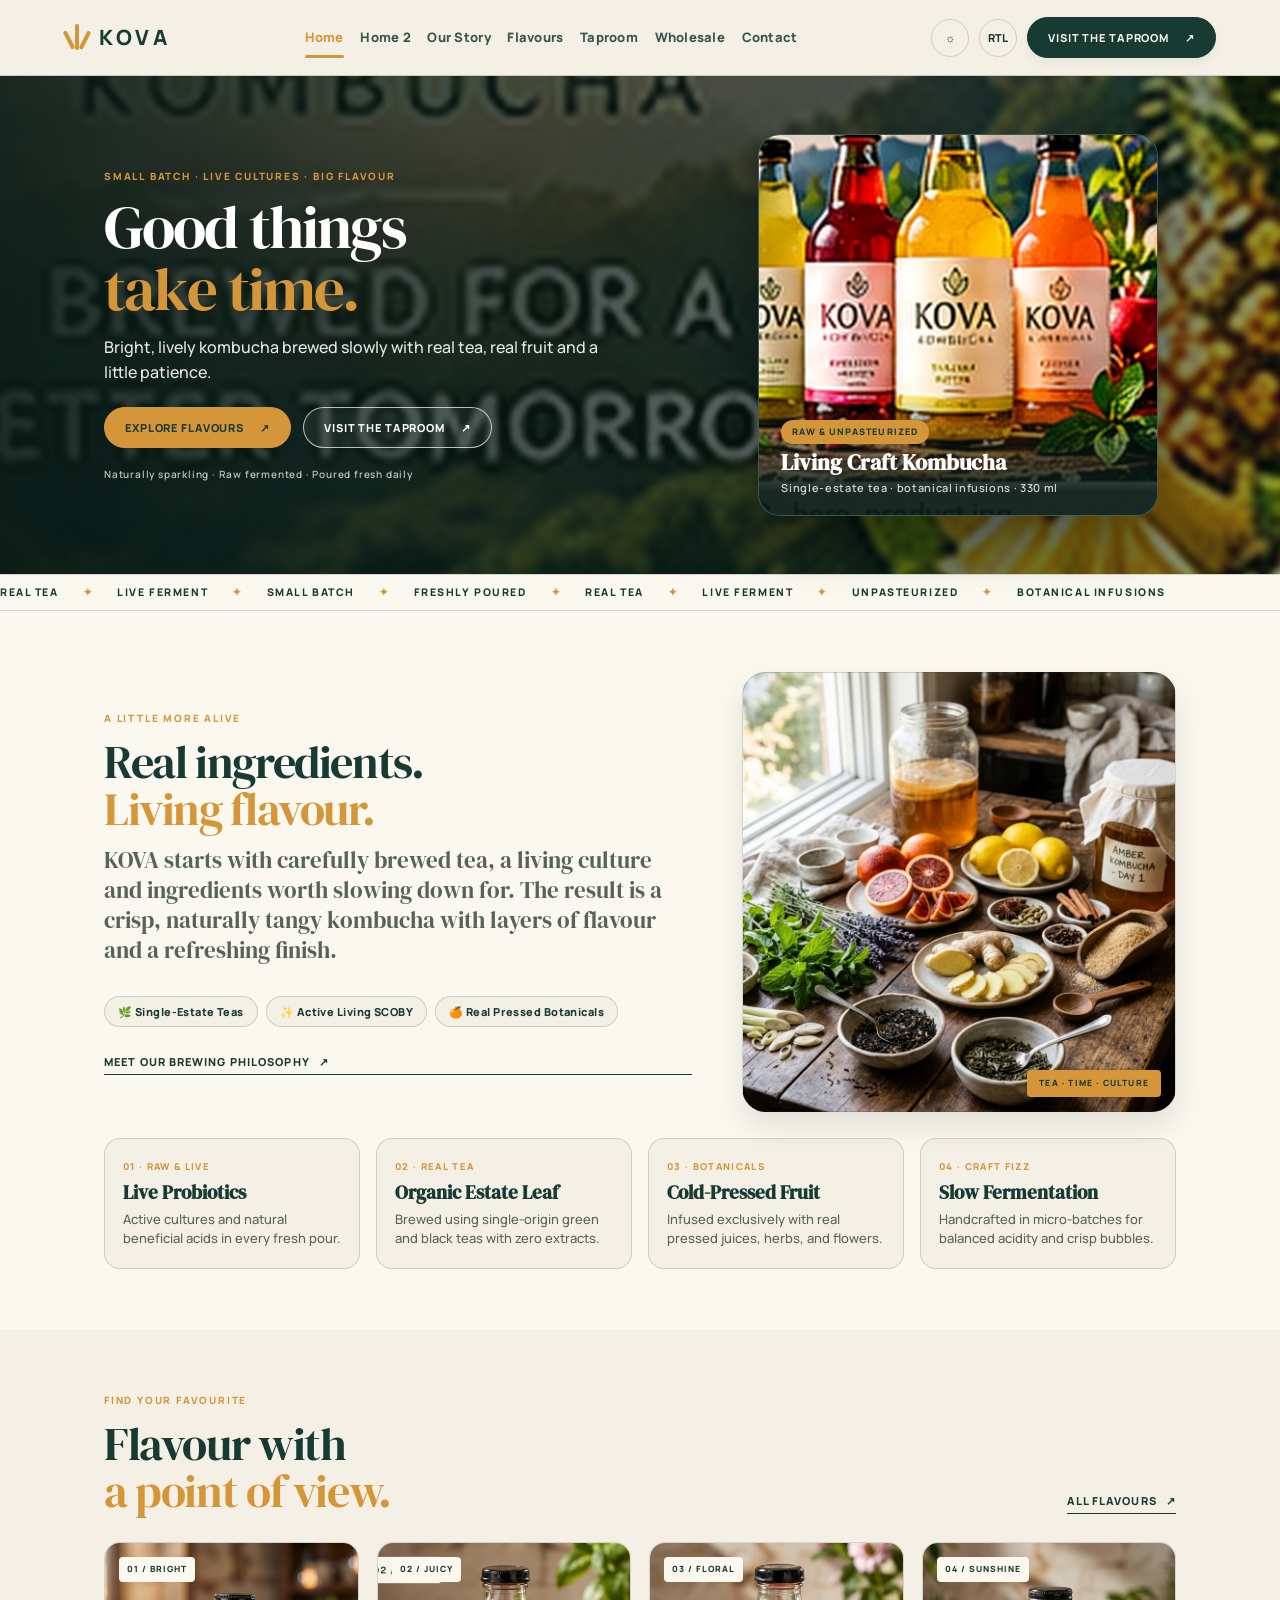
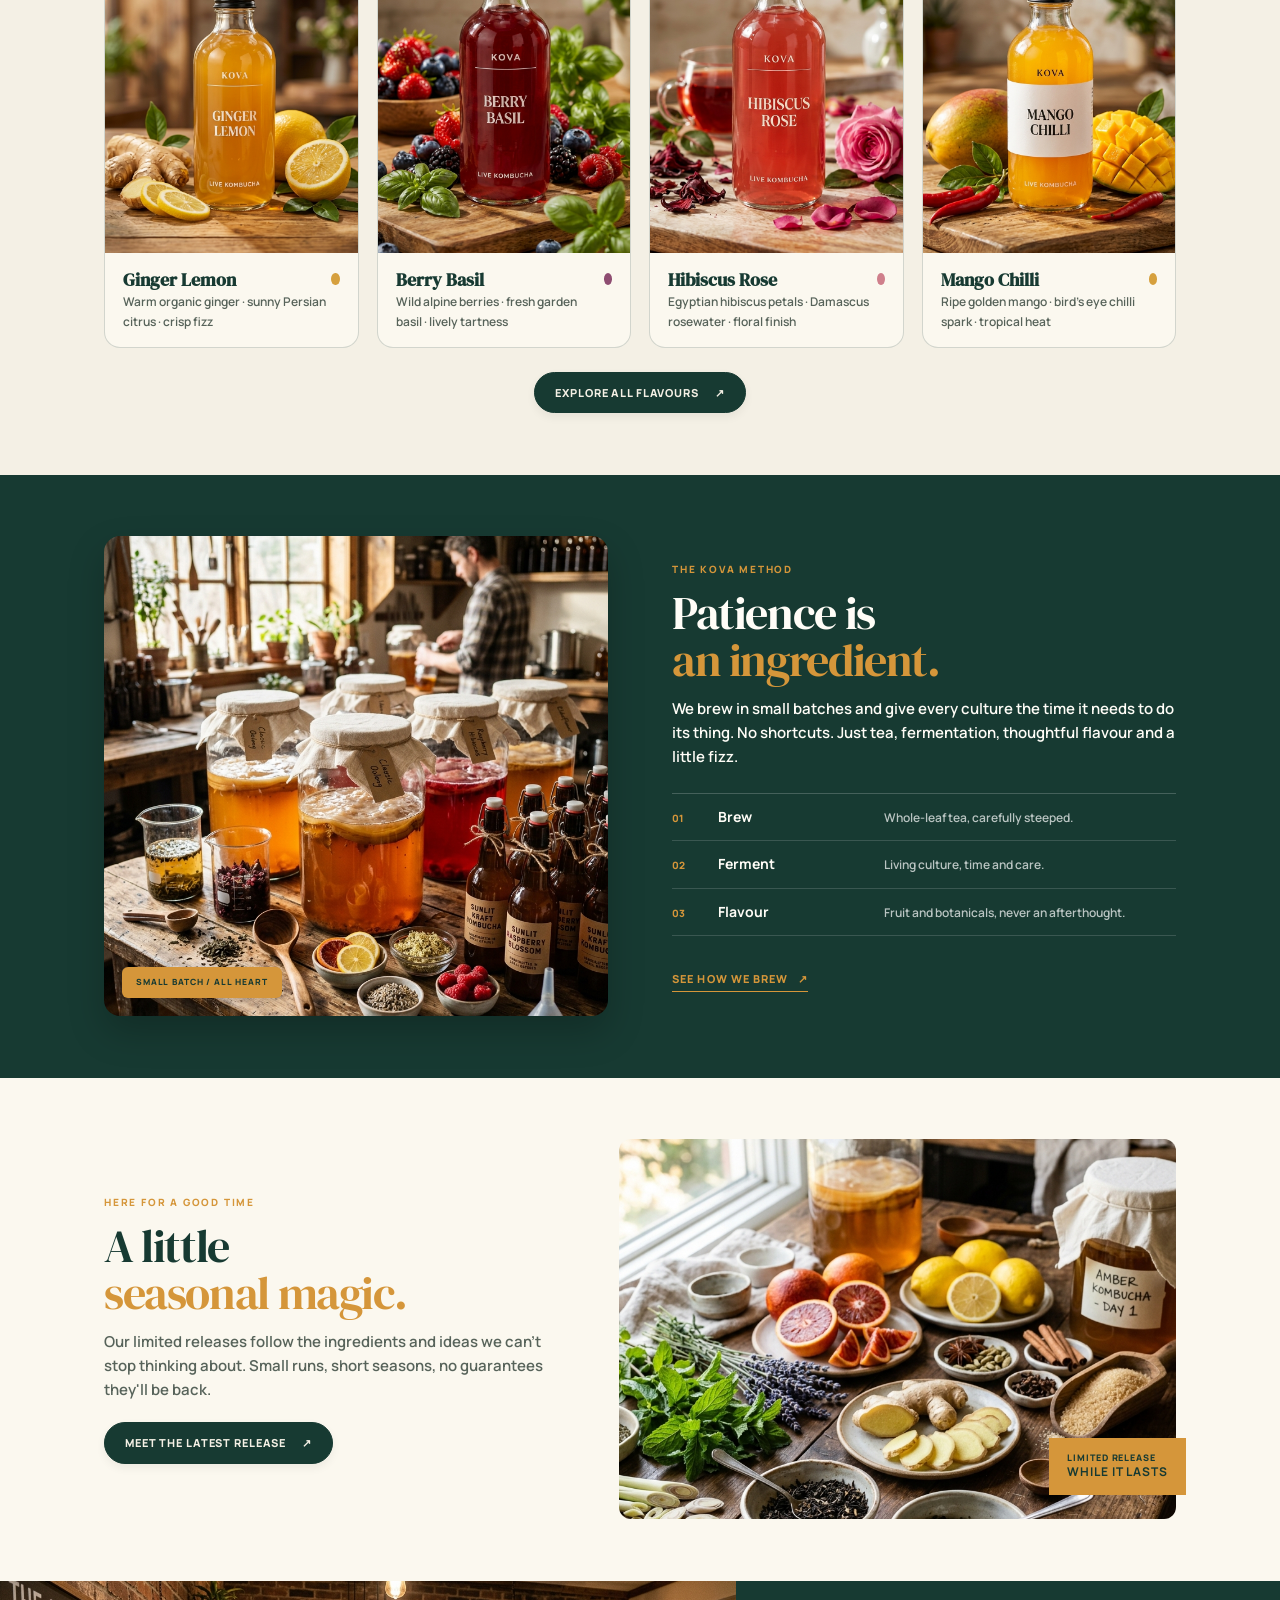
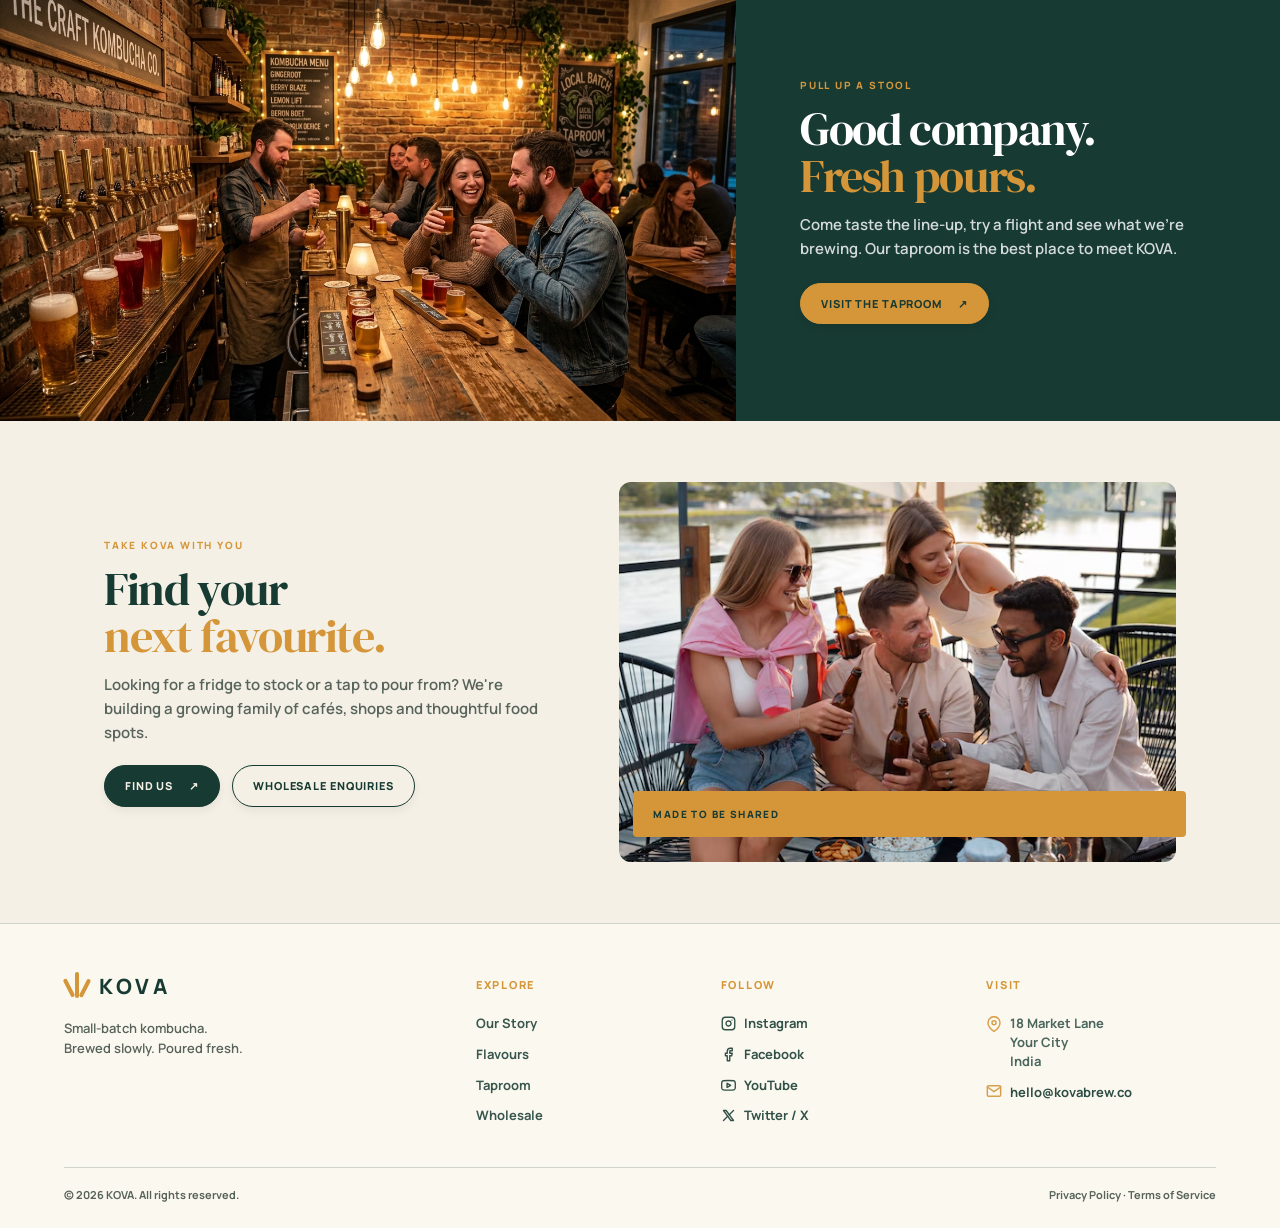
<file: index.html>
<!doctype html>
<html lang="en" data-theme="light">

<head>
  <meta charset="utf-8">
  <meta name="viewport" content="width=device-width, initial-scale=1, viewport-fit=cover">
  <meta name="theme-color" content="#f4f0e5">
  <meta name="description"
    content="KOVA small-batch kombucha — thoughtfully brewed tea, live culture and bright, real-ingredient flavours.">
  <title>Home | KOVA Kombucha</title>
  <link rel="icon" type="image/svg+xml" href="favicon.svg">
  <link rel="preconnect" href="https://fonts.googleapis.com">
  <link rel="preconnect" href="https://fonts.gstatic.com" crossorigin>
  <link
    href="https://fonts.googleapis.com/css2?family=DM+Serif+Display&family=Manrope:wght@400;500;600;700;800&family=DM+Sans:wght@400;500;600;700&family=Playfair+Display:ital,wght@0,500;0,600;1,500;1,600&display=swap"
    rel="stylesheet">
  <link rel="stylesheet" href="css/styles.css">
  <style>
    /* Header Responsiveness: Tablet View and 1024p view from 300px to 1100px */
    /* Keeps Theme toggle, RTL toggle, and Side menu button pinned to the Right Corner (Like Mobile View) */
    @media (max-width: 1100px) {
      .site-header {
        display: flex !important;
        align-items: center !important;
        justify-content: space-between !important;
        width: 100% !important;
        max-width: 100% !important;
        padding-inline: clamp(16px, 4vw, 36px) !important;
        box-sizing: border-box !important;
        position: sticky !important;
        top: 0 !important;
        z-index: 50 !important;
      }

      .site-header .brand {
        display: inline-flex !important;
        align-items: center !important;
        flex: 0 0 auto !important;
        margin-right: auto !important;
        margin-left: 0 !important;
      }

      .site-header .desktop-nav,
      .site-header .header-cta {
        display: none !important;
      }

      .site-header .header-actions {
        display: flex !important;
        align-items: center !important;
        justify-content: flex-end !important;
        margin-left: auto !important;
        margin-right: 0 !important;
        gap: 8px !important;
        flex: 0 0 auto !important;
      }

      .site-header .menu-toggle {
        display: inline-flex !important;
        align-items: center !important;
        justify-content: center !important;
        flex-direction: column !important;
        cursor: pointer !important;
        width: 38px !important;
        height: 38px !important;
        min-width: 38px !important;
        max-width: 38px !important;
        aspect-ratio: 1 / 1 !important;
        border: 1.5px solid var(--line) !important;
        border-radius: 50% !important;
        background: transparent !important;
        padding: 0 !important;
        box-sizing: border-box !important;
        flex: 0 0 38px !important;
        flex-shrink: 0 !important;
        gap: 4.5px !important;
        transition: transform .2s, border-color .2s;
      }

      .site-header .menu-toggle:hover {
        border-color: var(--accent) !important;
        transform: scale(1.05);
      }

      .site-header .menu-toggle span {
        width: 18px !important;
        height: 2px !important;
        min-height: 2px !important;
        background-color: var(--ink) !important;
        display: block !important;
        border-radius: 2px !important;
        margin: 0 !important;
        padding: 0 !important;
        flex-shrink: 0 !important;
        transition: transform .25s ease, opacity .25s ease, background-color .2s ease;
      }

      .site-header .menu-toggle:hover span {
        background-color: var(--accent) !important;
      }

      .site-header .menu-toggle[aria-expanded="true"] {
        border-color: var(--accent) !important;
      }

      .site-header .menu-toggle[aria-expanded="true"] span:nth-child(1) {
        transform: translateY(6.5px) rotate(45deg);
      }

      .site-header .menu-toggle[aria-expanded="true"] span:nth-child(2) {
        opacity: 0;
        transform: scaleX(0);
      }

      .site-header .menu-toggle[aria-expanded="true"] span:nth-child(3) {
        transform: translateY(-6.5px) rotate(-45deg);
      }

      .site-header .theme-toggle,
      .site-header .rtl-toggle {
        width: 38px !important;
        height: 38px !important;
        min-width: 38px !important;
        max-width: 38px !important;
        aspect-ratio: 1 / 1 !important;
        border: 1.5px solid var(--line) !important;
        border-radius: 50% !important;
        display: inline-flex !important;
        align-items: center !important;
        justify-content: center !important;
        padding: 0 !important;
        box-sizing: border-box !important;
        flex: 0 0 38px !important;
        flex-shrink: 0 !important;
      }

      .rtl-label {
        display: inline-block;
        font-size: 10px;
        font-weight: 800;
        letter-spacing: 0;
        line-height: 1;
        text-align: center;
      }

      /* RTL direction: Brand on the right and actions on the left corner */
      [dir="rtl"] .site-header .brand {
        margin-left: auto !important;
        margin-right: 0 !important;
      }

      [dir="rtl"] .site-header .header-actions {
        margin-left: 0 !important;
        margin-right: auto !important;
        justify-content: flex-start !important;
      }

      .mobile-menu {
        position: absolute;
        display: block;
        visibility: hidden;
        opacity: 0;
        transform: translateY(-10px);
        left: 0;
        right: 0;
        top: 76px;
        background: var(--bg);
        border-bottom: 1px solid var(--line);
        padding: 20px 18px 24px;
        transition: .22s ease;
        font-family: var(--sans);
        z-index: 49;
      }

      .mobile-menu.open {
        visibility: visible;
        opacity: 1;
        transform: none;
      }
    }

    @media (max-width: 760px) {
      .site-header {
        height: 68px !important;
        padding-inline: 18px !important;
      }

      .site-header .header-actions {
        gap: 6px !important;
      }

      .mobile-menu {
        top: 68px !important;
      }
    }

    @media (max-width: 480px) {
      .site-header {
        padding-inline: 12px !important;
      }

      .site-header .theme-toggle,
      .site-header .rtl-toggle,
      .site-header .menu-toggle {
        width: 34px !important;
        height: 34px !important;
        min-width: 34px !important;
        max-width: 34px !important;
        aspect-ratio: 1 / 1 !important;
        border-radius: 50% !important;
        flex: 0 0 34px !important;
        font-size: 8.5px !important;
      }

      .site-header .menu-toggle span {
        width: 15px !important;
      }

      .site-header .header-actions {
        gap: 5px !important;
      }
    }

    /* Mobile responsive adjustments for feature cards */
    @media (max-width: 1100px) {
      .home-features {
        grid-template-columns: repeat(2, 1fr);
        gap: 16px;
      }
    }

    @media (max-width: 640px) {
      .home-features {
        grid-template-columns: 1fr;
        gap: 14px;
        margin-top: 22px;
      }

      .home-card {
        padding: 18px 18px;
        border-radius: 16px;
      }

      .home-card h3 {
        font-size: 19px;
      }
    }

    @media (max-width: 480px) {
      .home-features {
        grid-template-columns: 1fr;
        gap: 12px;
        margin-top: 18px;
      }

      .home-card {
        padding: 16px 16px;
        border-radius: 14px;
      }

      .home-card .card-num {
        font-size: 9.5px;
        letter-spacing: .12em;
        margin-bottom: 6px;
      }

      .home-card h3 {
        font-size: 18px;
        margin-bottom: 6px;
        line-height: 1.2;
      }

      .home-card p {
        font-size: 13px;
        line-height: 1.45;
      }
    }

    /* Refined Mobile Navigation Typography */
    .mobile-menu nav a {
      font-family: var(--serif);
      font-size: 17px !important;
      font-weight: 500;
      line-height: 1.35;
      letter-spacing: .01em;
      padding: 10px 0 !important;
      border-bottom: 1px solid var(--line);
      color: var(--ink);
      display: flex;
      align-items: center;
      transition: color .2s ease, padding-left .2s ease;
    }

    .mobile-menu nav a:hover {
      color: var(--accent);
      transform: none;
      padding-left: 6px;
    }

    .mobile-menu a.active {
      color: var(--accent);
      font-weight: 700;
      padding-left: 10px;
      border-left: 3px solid var(--accent);
    }

    @media (max-width: 480px) {
      .mobile-menu nav a {
        font-size: 15.5px !important;
        padding: 8.5px 0 !important;
      }
    }
  </style>
  <script src="js/script.js" defer></script>
</head>

<body id="top">
  <a class="skip-link" href="#main">Skip to content</a>

  <header class="site-header">
    <a class="brand" href="index.html" aria-label="KOVA home">
      <span class="brand-mark" aria-hidden="true"><i></i><i></i><i></i></span>
      <span>KOVA</span>
    </a>

    <nav class="desktop-nav" aria-label="Primary navigation">
      <a href="index.html" class="active">Home</a>
      <a href="home2.html">Home 2</a>
      <a href="story.html">Our Story</a>
      <a href="products.html">Flavours</a>
      <a href="taproom.html">Taproom</a>
      <a href="wholesale.html">Wholesale</a>
      <a href="contact.html">Contact</a>
    </nav>

    <div class="header-actions">
      <button class="theme-toggle" type="button" aria-label="Switch theme" title="Switch theme">
        <span class="sun">☼</span><span class="moon">◐</span>
      </button>
      <button class="rtl-toggle" type="button" aria-label="Toggle text direction" title="Toggle RTL mode">
        <span class="rtl-label">RTL</span>
      </button>
      <a class="header-cta" href="taproom.html">Visit the Taproom <span>↗</span></a>
      <button class="menu-toggle" type="button" aria-expanded="false" aria-controls="mobile-menu"
        aria-label="Open menu">
        <span></span><span></span><span></span>
      </button>
    </div>

    <div class="mobile-menu" id="mobile-menu">
      <nav aria-label="Mobile navigation">
        <a href="index.html" class="active">Home</a>
        <a href="home2.html">Home 2</a>
        <a href="story.html">Our Story</a>
        <a href="products.html">Flavours</a>
        <a href="taproom.html">Taproom</a>
        <a href="wholesale.html">Wholesale</a>
        <a href="contact.html">Contact</a>
      </nav>
      <a class="mobile-cta" href="taproom.html">Visit the Taproom <span>↗</span></a>
      <div class="mobile-socials"><a href="contact.html">Instagram</a><a href="contact.html">Facebook</a></div>
    </div>
  </header>

  <main id="main">
    <section class="hero hero-home">
      <div class="hero-shade"></div>
      <div class="container hero-content">
        <div class="hero-grid">
          <div>
            <p class="eyebrow light">SMALL BATCH · LIVE CULTURES · BIG FLAVOUR</p>
            <h1>Good things<br><em>take time.</em></h1>
            <p class="hero-copy">Bright, lively kombucha brewed slowly with real tea, real fruit and a little patience.
            </p>
            <div class="button-row">
              <a class="button button-lime" href="products.html">Explore flavours <span>↗</span></a>
              <a class="button button-ghost" href="taproom.html">Visit the taproom <span>↗</span></a>
            </div>
            <p class="hero-note">Naturally sparkling · Raw fermented · Poured fresh daily</p>
          </div>
          <div class="hero-visual-box">
            <div class="hero-photo-showcase">
              <div class="hero-photo-pill">ESTD 2021 · CRAFT</div>
              <div class="hero-photo-showcase-img img-hero-product"
                style="background-image: url('images/new/40_hero_product.jpg');" role="img"
                aria-label="Lineup of handcrafted KOVA kombucha bottles with fresh fruits and herbs"></div>
              <div class="hero-photo-showcase-overlay">
                <div>
                  <span class="hero-showcase-badge">RAW &amp; UNPASTEURIZED</span>
                  <h3 class="hero-photo-showcase-title">Living Craft Kombucha</h3>
                  <p class="hero-photo-showcase-sub">Single-estate tea · botanical infusions · 330 ml</p>
                </div>
              </div>
            </div>
          </div>
        </div>
      </div>
    </section>

    <div class="ticker" aria-label="Brand highlights">
      <div>
        <span>REAL TEA</span><b>✦</b><span>LIVE FERMENT</span><b>✦</b><span>SMALL BATCH</span><b>✦</b><span>FRESHLY
          POURED</span><b>✦</b><span>REAL TEA</span><b>✦</b><span>LIVE
          FERMENT</span><b>✦</b><span>UNPASTEURIZED</span><b>✦</b><span>BOTANICAL INFUSIONS</span>
      </div>
    </div>

    <section class="intro-section section-pad">
      <div class="container intro-grid">
        <div class="intro-copy">
          <p class="eyebrow">A LITTLE MORE ALIVE</p>
          <h2>Real ingredients.<br><em>Living flavour.</em></h2>
          <p class="lead">KOVA starts with carefully brewed tea, a living culture and ingredients worth slowing down
            for. The result is a crisp, naturally tangy kombucha with layers of flavour and a refreshing finish.</p>
          <div class="intro-pills">
            <span>🌿 Single-Estate Teas</span>
            <span>✨ Active Living SCOBY</span>
            <span>🍊 Real Pressed Botanicals</span>
          </div>
          <a class="text-link" href="story.html">Meet our brewing philosophy <span>↗</span></a>
        </div>
        <div class="intro-art"
          style="background-image: url('images/botanicals-ingredients.jpg'); background-size: cover; background-position: center;"
          role="img" aria-label="Tea, citrus and botanicals arranged on a table">
          <span class="art-tag">TEA · TIME · CULTURE</span>
        </div>
      </div>

      <div class="container home-features">
        <div class="home-card">
          <div class="card-num">01 · RAW &amp; LIVE</div>
          <h3>Live Probiotics</h3>
          <p>Active cultures and natural beneficial acids in every fresh pour.</p>
        </div>
        <div class="home-card">
          <div class="card-num">02 · REAL TEA</div>
          <h3>Organic Estate Leaf</h3>
          <p>Brewed using single-origin green and black teas with zero extracts.</p>
        </div>
        <div class="home-card">
          <div class="card-num">03 · BOTANICALS</div>
          <h3>Cold-Pressed Fruit</h3>
          <p>Infused exclusively with real pressed juices, herbs, and flowers.</p>
        </div>
        <div class="home-card">
          <div class="card-num">04 · CRAFT FIZZ</div>
          <h3>Slow Fermentation</h3>
          <p>Handcrafted in micro-batches for balanced acidity and crisp bubbles.</p>
        </div>
      </div>
    </section>

    <section class="section-pad flavor-section" id="flavours">
      <div class="container">
        <div class="section-heading">
          <div>
            <p class="eyebrow">FIND YOUR FAVOURITE</p>
            <h2>Flavour with<br><em>a point of view.</em></h2>
          </div>
          <a class="text-link" href="products.html">All flavours <span>↗</span></a>
        </div>
        <div class="product-grid product-grid-four">
          <article class="product-card">
            <div class="product-image img-ginger" style="background-image: url('images/products/ginger-lemon.jpg');">
              <span class="product-number">01 / BRIGHT</span>
            </div>
            <div class="product-meta">
              <div>
                <h3>Ginger Lemon</h3>
                <p>Warm organic ginger · sunny Persian citrus · crisp fizz</p>
              </div>
              <span class="flavour-dot dot-amber"></span>
            </div>
          </article>
          <article class="product-card">
            <div class="product-image img-berry" style="background-image: url('images/products/berry-basil.jpg');">
              <span class="product-number">02 / JUICY</span>
            </div>
            <div class="product-meta">
              <div>
                <h3>Berry Basil</h3>
                <p>Wild alpine berries · fresh garden basil · lively tartness</p>
              </div>
              <span class="flavour-dot dot-berry"></span>
            </div>
          </article>
          <article class="product-card">
            <div class="product-image img-hibiscus" style="background-image: url('images/products/hibiscus-rose.jpg');">
              <span class="product-number">03 / FLORAL</span>
            </div>
            <div class="product-meta">
              <div>
                <h3>Hibiscus Rose</h3>
                <p>Egyptian hibiscus petals · Damascus rosewater · floral finish</p>
              </div>
              <span class="flavour-dot dot-pink"></span>
            </div>
          </article>
          <article class="product-card">
            <div class="product-image img-mango" style="background-image: url('images/products/mango-chilli.jpg');">
              <span class="product-number">04 / SUNSHINE</span>
            </div>
            <div class="product-meta">
              <div>
                <h3>Mango Chilli</h3>
                <p>Ripe golden mango · bird's eye chilli spark · tropical heat</p>
              </div>
              <span class="flavour-dot dot-amber"></span>
            </div>
          </article>
        </div>
        <div class="center">
          <a class="button button-dark" href="products.html">Explore all flavours <span>↗</span></a>
        </div>
      </div>
    </section>

    <section class="process-section section-pad">
      <div class="container process-layout">
        <div class="process-photo" style="background-image: url('images/brewing-process.jpg');" role="img"
          aria-label="Fermentation jars and brewing ingredients"></div>
        <div class="process-copy">
          <p class="eyebrow light">THE KOVA METHOD</p>
          <h2>Patience is<br><em>an ingredient.</em></h2>
          <p>We brew in small batches and give every culture the time it needs to do its thing. No shortcuts. Just tea,
            fermentation, thoughtful flavour and a little fizz.</p>
          <div class="process-steps">
            <div><span>01</span><b>Brew</b><small>Whole-leaf tea, carefully steeped.</small></div>
            <div><span>02</span><b>Ferment</b><small>Living culture, time and care.</small></div>
            <div><span>03</span><b>Flavour</b><small>Fruit and botanicals, never an afterthought.</small></div>
          </div>
          <a class="text-link link-lime" href="story.html">See how we brew <span>↗</span></a>
        </div>
      </div>
    </section>

    <section class="seasonal-section section-pad">
      <div class="container seasonal-grid">
        <div class="seasonal-copy">
          <p class="eyebrow">HERE FOR A GOOD TIME</p>
          <h2>A little<br><em>seasonal magic.</em></h2>
          <p>Our limited releases follow the ingredients and ideas we can't stop thinking about. Small runs, short
            seasons, no guarantees they'll be back.</p>
          <a class="button button-dark" href="products.html#seasonal">Meet the latest release <span>↗</span></a>
        </div>
        <div class="seasonal-image" style="background-image: url('images/botanicals-ingredients.jpg');" role="img"
          aria-label="Fresh seasonal fruit and herbs">
          <span class="seasonal-label">LIMITED RELEASE<br><b>WHILE IT LASTS</b></span>
        </div>
      </div>
    </section>

    <section class="taproom-banner">
      <div class="taproom-image" style="background-image: url('images/taproom.jpg');" role="img"
        aria-label="Warm, welcoming neighbourhood taproom"></div>
      <div class="taproom-content">
        <p class="eyebrow light">PULL UP A STOOL</p>
        <h2>Good company.<br><em>Fresh pours.</em></h2>
        <p>Come taste the line-up, try a flight and see what we're brewing. Our taproom is the best place to meet KOVA.
        </p>
        <a class="button button-lime" href="taproom.html">Visit the taproom <span>↗</span></a>
      </div>
    </section>

    <section class="find-section section-pad">
      <div class="container find-grid">
        <div>
          <p class="eyebrow">TAKE KOVA WITH YOU</p>
          <h2>Find your<br><em>next favourite.</em></h2>
          <p>Looking for a fridge to stock or a tap to pour from? We're building a growing family of cafés, shops and
            thoughtful food spots.</p>
          <div class="button-row">
            <a class="button button-dark" href="contact.html#where">Find us <span>↗</span></a>
            <a class="button button-outline" href="wholesale.html">Wholesale enquiries</a>
          </div>
        </div>
        <div class="find-image" style="background-image: url('images/kwithf.avif');" role="img"
          aria-label="Bottled kombucha ready to share">
          <span class="image-note">MADE TO BE SHARED</span>
        </div>
      </div>
    </section>
  </main>

  <footer class="footer">
    <div class="footer-main">
      <div class="footer-brand">
        <a class="brand footer-logo" href="index.html">
          <span class="brand-mark" aria-hidden="true"><i></i><i></i><i></i></span>
          <span>KOVA</span>
        </a>
        <p>Small-batch kombucha.<br>Brewed slowly. Poured fresh.</p>
      </div>
      <div>
        <h4>EXPLORE</h4>
        <a href="story.html">Our Story</a>
        <a href="products.html">Flavours</a>
        <a href="taproom.html">Taproom</a>
        <a href="wholesale.html">Wholesale</a>
      </div>
      <div>
        <h4>FOLLOW</h4>
        <a href="contact.html" class="social-link">
          <svg width="15" height="15" viewBox="0 0 24 24" fill="none" stroke="currentColor" stroke-width="2.2"
            stroke-linecap="round" stroke-linejoin="round">
            <rect x="2" y="2" width="20" height="20" rx="5" ry="5" />
            <path d="M16 11.37A4 4 0 1 1 12.63 8 4 4 0 0 1 16 11.37z" />
            <line x1="17.5" y1="6.5" x2="17.51" y2="6.5" />
          </svg>
          <span>Instagram</span>
        </a>
        <a href="contact.html" class="social-link">
          <svg width="15" height="15" viewBox="0 0 24 24" fill="none" stroke="currentColor" stroke-width="2.2"
            stroke-linecap="round" stroke-linejoin="round">
            <path d="M18 2h-3a5 5 0 0 0-5 5v3H7v4h3v8h4v-8h3l1-4h-4V7a1 1 0 0 1 1-1h3z" />
          </svg>
          <span>Facebook</span>
        </a>
        <a href="contact.html" class="social-link">
          <svg width="15" height="15" viewBox="0 0 24 24" fill="none" stroke="currentColor" stroke-width="2.2"
            stroke-linecap="round" stroke-linejoin="round">
            <path
              d="M22.54 6.42a2.78 2.78 0 0 0-1.94-2C18.88 4 12 4 12 4s-6.88 0-8.6.46a2.78 2.78 0 0 0-1.94 2A29 29 0 0 0 1 11.75a29 29 0 0 0 .46 5.33A2.78 2.78 0 0 0 3.4 19c1.72.46 8.6.46 8.6.46s6.88 0 8.6-.46a2.78 2.78 0 0 0 1.94-2 29 29 0 0 0 .46-5.25 29 29 0 0 0-.46-5.33z" />
            <polygon points="9.75 15.02 15.5 11.75 9.75 8.48 9.75 15.02" />
          </svg>
          <span>YouTube</span>
        </a>
        <a href="contact.html" class="social-link">
          <svg width="15" height="15" viewBox="0 0 24 24" fill="none" stroke="currentColor" stroke-width="2.2"
            stroke-linecap="round" stroke-linejoin="round">
            <path d="M4 4l11.733 16h4.267l-11.733 -16z" />
            <path d="M4 20l6.768 -6.768m2.46 -2.46l6.772 -6.772" />
          </svg>
          <span>Twitter / X</span>
        </a>
      </div>
      <div class="footer-visit">
        <h4>VISIT</h4>
        <div class="footer-visit-item">
          <svg width="16" height="16" viewBox="0 0 24 24" fill="none" stroke="currentColor" stroke-width="2.2"
            stroke-linecap="round" stroke-linejoin="round" aria-hidden="true">
            <path d="M21 10c0 7-9 13-9 13s-9-6-9-13a9 9 0 0 1 18 0z" />
            <circle cx="12" cy="10" r="3" />
          </svg>
          <p>18 Market Lane<br>Your City<br>India</p>
        </div>
        <a href="mailto:hello@kovabrew.co" class="footer-visit-item email-link">
          <svg width="16" height="16" viewBox="0 0 24 24" fill="none" stroke="currentColor" stroke-width="2.2"
            stroke-linecap="round" stroke-linejoin="round" aria-hidden="true">
            <path d="M4 4h16c1.1 0 2 .9 2 2v12c0 1.1-.9 2-2 2H4c-1.1 0-2-.9-2-2V6c0-1.1.9-2 2-2z" />
            <polyline points="22,6 12,13 2,6" />
          </svg>
          <span>hello@kovabrew.co</span>
        </a>
      </div>
    </div>
    <div class="footer-bottom">
      <span>© 2026 KOVA. All rights reserved.</span>
      <span><a href="#">Privacy Policy</a> · <a href="#">Terms of Service</a></span>
    </div>
  </footer>

  <!-- Floating Back to Top Button -->
  <button id="floating-back-to-top" class="floating-back-top" type="button" aria-label="Back to top"
    title="Back to top">
    <span>↑</span>
  </button>
</body>

</html>
</file>
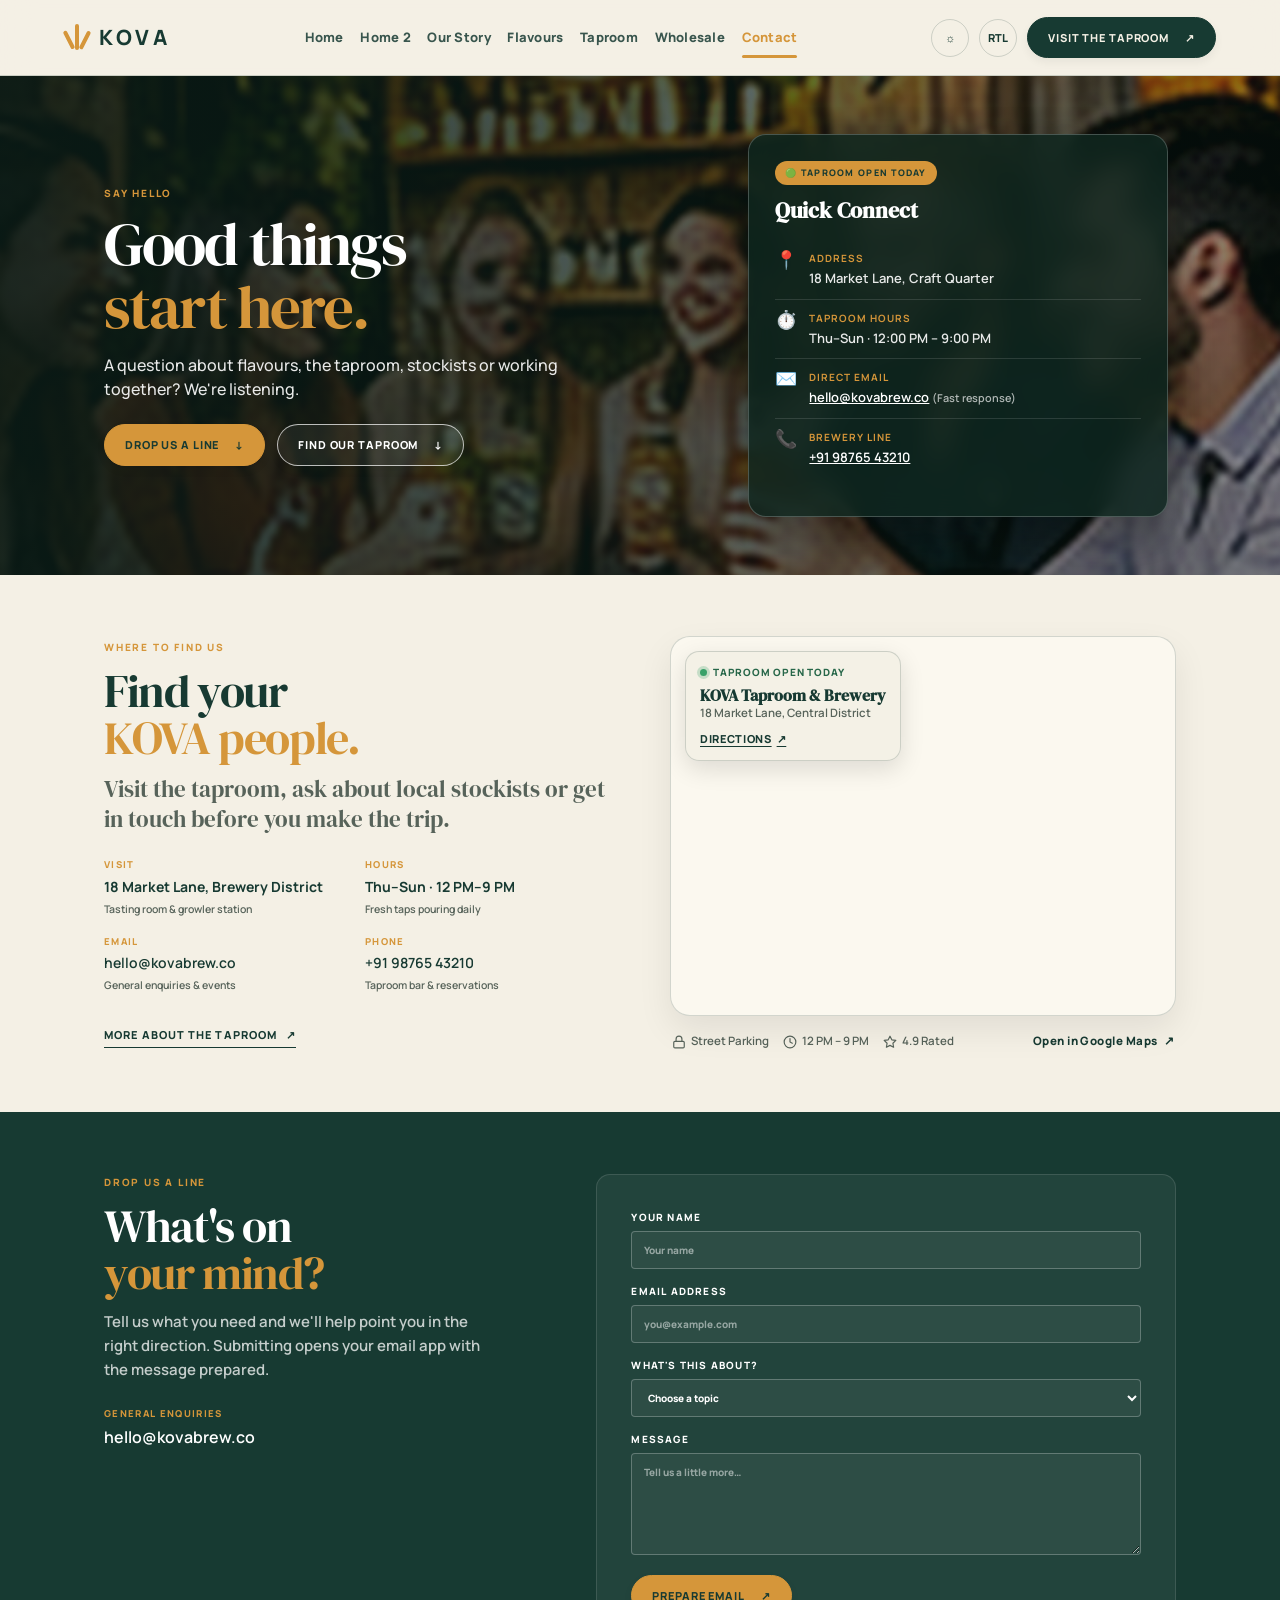
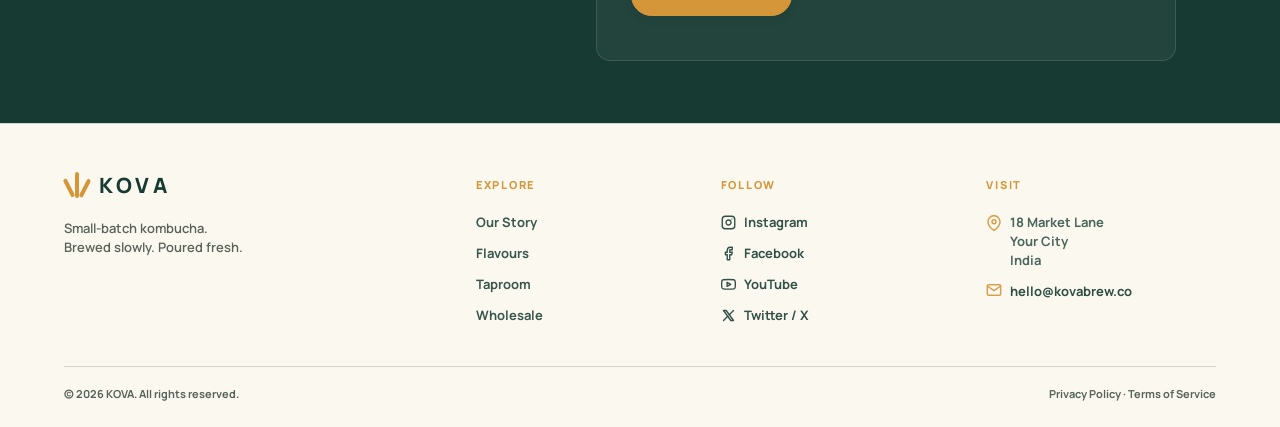
<file: contact.html>
<!doctype html>
<html lang="en" data-theme="light">

<head>
  <meta charset="utf-8">
  <meta name="viewport" content="width=device-width, initial-scale=1, viewport-fit=cover">
  <meta name="theme-color" content="#f4f0e5">
  <meta name="description"
    content="KOVA small-batch kombucha — thoughtfully brewed tea, live culture and bright, real-ingredient flavours.">
  <title>Contact & Find Us | KOVA Kombucha</title>
  <link rel="icon" type="image/svg+xml" href="favicon.svg">
  <link rel="preconnect" href="https://fonts.googleapis.com">
  <link rel="preconnect" href="https://fonts.gstatic.com" crossorigin>
  <link
    href="https://fonts.googleapis.com/css2?family=DM+Serif+Display&family=Manrope:wght@400;500;600;700;800&family=DM+Sans:wght@400;500;600;700&family=Playfair+Display:ital,wght@0,500;0,600;1,500;1,600&display=swap"
    rel="stylesheet">
  <link rel="stylesheet" href="css/styles.css">
  <style>
    /* Header Responsiveness: Tablet View and 1024p view from 300px to 1100px */
    @media (max-width: 1100px) {
      .site-header {
        display: flex !important;
        align-items: center !important;
        justify-content: space-between !important;
        width: 100% !important;
        max-width: 100% !important;
        padding-inline: clamp(16px, 4vw, 36px) !important;
        box-sizing: border-box !important;
        position: sticky !important;
        top: 0 !important;
        z-index: 50 !important;
      }

      .site-header .brand {
        display: inline-flex !important;
        align-items: center !important;
        flex: 0 0 auto !important;
        margin-right: auto !important;
        margin-left: 0 !important;
      }

      .site-header .desktop-nav,
      .site-header .header-cta {
        display: none !important;
      }

      .site-header .header-actions {
        display: flex !important;
        align-items: center !important;
        justify-content: flex-end !important;
        margin-left: auto !important;
        margin-right: 0 !important;
        gap: 8px !important;
        flex: 0 0 auto !important;
      }

      .site-header .menu-toggle {
        display: inline-flex !important;
        align-items: center !important;
        justify-content: center !important;
        flex-direction: column !important;
        cursor: pointer !important;
        width: 38px !important;
        height: 38px !important;
        min-width: 38px !important;
        max-width: 38px !important;
        aspect-ratio: 1 / 1 !important;
        border: 1.5px solid var(--line) !important;
        border-radius: 50% !important;
        background: transparent !important;
        padding: 0 !important;
        box-sizing: border-box !important;
        flex: 0 0 38px !important;
        flex-shrink: 0 !important;
        gap: 4.5px !important;
        transition: transform .2s, border-color .2s;
      }

      .site-header .menu-toggle:hover {
        border-color: var(--accent) !important;
        transform: scale(1.05);
      }

      .site-header .menu-toggle span {
        width: 18px !important;
        height: 2px !important;
        min-height: 2px !important;
        background-color: var(--ink) !important;
        display: block !important;
        border-radius: 2px !important;
        margin: 0 !important;
        padding: 0 !important;
        flex-shrink: 0 !important;
        transition: transform .25s ease, opacity .25s ease, background-color .2s ease;
      }

      .site-header .menu-toggle:hover span {
        background-color: var(--accent) !important;
      }

      .site-header .menu-toggle[aria-expanded="true"] {
        border-color: var(--accent) !important;
      }

      .site-header .menu-toggle[aria-expanded="true"] span:nth-child(1) {
        transform: translateY(6.5px) rotate(45deg);
      }

      .site-header .menu-toggle[aria-expanded="true"] span:nth-child(2) {
        opacity: 0;
        transform: scaleX(0);
      }

      .site-header .menu-toggle[aria-expanded="true"] span:nth-child(3) {
        transform: translateY(-6.5px) rotate(-45deg);
      }

      .site-header .theme-toggle,
      .site-header .rtl-toggle {
        width: 38px !important;
        height: 38px !important;
        min-width: 38px !important;
        max-width: 38px !important;
        aspect-ratio: 1 / 1 !important;
        border: 1.5px solid var(--line) !important;
        border-radius: 50% !important;
        display: inline-flex !important;
        align-items: center !important;
        justify-content: center !important;
        padding: 0 !important;
        box-sizing: border-box !important;
        flex: 0 0 38px !important;
        flex-shrink: 0 !important;
      }

      .rtl-label {
        display: inline-block;
        font-size: 10px;
        font-weight: 800;
        letter-spacing: 0;
        line-height: 1;
        text-align: center;
      }

      /* RTL direction: Brand on the right and actions on the left corner */
      [dir="rtl"] .site-header .brand {
        margin-left: auto !important;
        margin-right: 0 !important;
      }

      [dir="rtl"] .site-header .header-actions {
        margin-left: 0 !important;
        margin-right: auto !important;
        justify-content: flex-start !important;
      }

      .mobile-menu {
        position: absolute;
        display: block;
        visibility: hidden;
        opacity: 0;
        transform: translateY(-10px);
        left: 0;
        right: 0;
        top: 76px;
        background: var(--bg);
        border-bottom: 1px solid var(--line);
        padding: 20px 18px 24px;
        transition: .22s ease;
        font-family: var(--sans);
        z-index: 49;
      }

      .mobile-menu.open {
        visibility: visible;
        opacity: 1;
        transform: none;
      }
    }

    @media (max-width: 760px) {
      .site-header {
        height: 68px !important;
        padding-inline: 18px !important;
      }

      .site-header .header-actions {
        gap: 6px !important;
      }

      .mobile-menu {
        top: 68px !important;
      }
    }

    @media (max-width: 480px) {
      .site-header {
        padding-inline: 12px !important;
      }

      .site-header .theme-toggle,
      .site-header .rtl-toggle,
      .site-header .menu-toggle {
        width: 34px !important;
        height: 34px !important;
        min-width: 34px !important;
        max-width: 34px !important;
        aspect-ratio: 1 / 1 !important;
        border-radius: 50% !important;
        flex: 0 0 34px !important;
        font-size: 8.5px !important;
      }

      .site-header .menu-toggle span {
        width: 15px !important;
      }

      .site-header .header-actions {
        gap: 5px !important;
      }
    }

    /* Proper Map Panel & Embedded Map Styling */
    .proper-map-panel {
      position: relative;
      display: flex;
      flex-direction: column;
      gap: 14px;
      width: 100%;
    }

    .map-frame-wrapper {
      position: relative;
      width: 100%;
      height: 380px;
      border-radius: 20px;
      overflow: hidden;
      border: 1.5px solid var(--line);
      box-shadow: 0 14px 34px rgba(0, 0, 0, 0.08);
      background: var(--surface, #eae6da);
    }

    .proper-map-iframe {
      width: 100%;
      height: 100%;
      border: 0;
      display: block;
      filter: contrast(1.02) saturate(1.05);
      transition: filter 0.3s ease;
    }

    html[data-theme="dark"] .proper-map-iframe {
      filter: invert(90%) hue-rotate(180deg) contrast(95%);
    }

    .map-floating-card {
      position: absolute;
      top: 14px;
      left: 14px;
      background: color-mix(in srgb, var(--bg) 92%, transparent);
      backdrop-filter: blur(14px);
      -webkit-backdrop-filter: blur(14px);
      border: 1px solid var(--line);
      border-radius: 14px;
      padding: 12px 14px;
      box-shadow: 0 8px 24px rgba(0, 0, 0, 0.12);
      max-width: 250px;
      z-index: 5;
      display: flex;
      flex-direction: column;
      gap: 5px;
      transition: transform 0.2s ease, box-shadow 0.2s ease;
    }

    .map-floating-card:hover {
      transform: translateY(-2px);
      box-shadow: 0 12px 28px rgba(0, 0, 0, 0.16);
    }

    .map-card-status {
      display: flex;
      align-items: center;
      gap: 6px;
      font-size: 10px;
      font-weight: 800;
      letter-spacing: 0.08em;
      text-transform: uppercase;
      color: #276749;
    }

    html[data-theme="dark"] .map-card-status {
      color: #68d391;
    }

    .status-dot {
      width: 7px;
      height: 7px;
      border-radius: 50%;
      background: #38a169;
      box-shadow: 0 0 0 3px rgba(56, 161, 105, 0.25);
      animation: statusPulse 2s infinite ease-in-out;
      display: inline-block;
    }

    @keyframes statusPulse {

      0%,
      100% {
        transform: scale(1);
        opacity: 1;
      }

      50% {
        transform: scale(1.25);
        opacity: 0.75;
      }
    }

    .map-card-title {
      font-family: var(--serif, serif);
      font-size: 16px;
      font-weight: 600;
      color: var(--ink);
      line-height: 1.25;
    }

    .map-card-address {
      font-size: 11.5px;
      color: var(--muted);
      line-height: 1.35;
      font-family: var(--sans);
    }

    .map-card-link {
      display: inline-flex;
      align-items: center;
      gap: 5px;
      align-self: flex-start;
      margin-top: 4px;
      font-size: 11px;
      font-weight: 800;
      text-transform: uppercase;
      letter-spacing: 0.06em;
      color: var(--ink);
      text-decoration: underline;
      text-underline-offset: 3px;
      transition: color 0.2s ease;
      font-family: var(--sans);
    }

    .map-card-link:hover {
      color: var(--accent);
    }

    .map-footer-bar {
      display: flex;
      align-items: center;
      justify-content: space-between;
      gap: 12px;
      flex-wrap: wrap;
      padding: 2px 2px 0;
      font-size: 11.5px;
    }

    .map-amenities {
      display: flex;
      align-items: center;
      gap: 14px;
      color: var(--muted);
      font-weight: 600;
      font-family: var(--sans);
      flex-wrap: wrap;
    }

    .map-amenities span {
      display: inline-flex;
      align-items: center;
      gap: 5px;
    }

    .map-external-link {
      display: inline-flex;
      align-items: center;
      gap: 6px;
      font-weight: 800;
      letter-spacing: 0.04em;
      color: var(--ink);
      text-decoration: none;
      font-family: var(--sans);
      transition: color 0.2s ease, transform 0.2s ease;
    }

    .map-external-link:hover {
      color: var(--accent);
      transform: translateY(-1px);
    }

    /* RTL support for map card & amenities */
    [dir="rtl"] .map-floating-card {
      left: auto;
      right: 14px;
      text-align: right;
    }

    [dir="rtl"] .map-card-link {
      align-self: flex-end;
    }

    @media (max-width: 640px) {
      .map-frame-wrapper {
        height: 310px;
        border-radius: 16px;
      }

      .map-floating-card {
        top: 10px;
        left: 10px;
        max-width: 230px;
        padding: 10px 12px;
      }

      [dir="rtl"] .map-floating-card {
        right: 10px;
        left: auto;
      }

      .map-card-title {
        font-size: 14px;
      }

      .map-card-address {
        font-size: 10.5px;
      }

      .map-footer-bar {
        flex-direction: column;
        align-items: flex-start;
        gap: 8px;
      }
    }
  </style>
  <script src="js/script.js" defer></script>
</head>

<body id="top">
  <a class="skip-link" href="#main">Skip to content</a>

  <header class="site-header">
    <a class="brand" href="index.html" aria-label="KOVA home">
      <span class="brand-mark" aria-hidden="true"><i></i><i></i><i></i></span>
      <span>KOVA</span>
    </a>

    <nav class="desktop-nav" aria-label="Primary navigation">
      <a href="index.html">Home</a>
      <a href="home2.html">Home 2</a>
      <a href="story.html">Our Story</a>
      <a href="products.html">Flavours</a>
      <a href="taproom.html">Taproom</a>
      <a href="wholesale.html">Wholesale</a>
      <a href="contact.html" class="active">Contact</a>
    </nav>

    <div class="header-actions">
      <button class="theme-toggle" type="button" aria-label="Switch theme" title="Switch theme">
        <span class="sun">☼</span><span class="moon">◐</span>
      </button>
      <button class="rtl-toggle" type="button" aria-label="Toggle text direction" title="Toggle RTL mode">
        <span class="rtl-label">RTL</span>
      </button>
      <a class="header-cta" href="taproom.html">Visit the Taproom <span>↗</span></a>
      <button class="menu-toggle" type="button" aria-expanded="false" aria-controls="mobile-menu"
        aria-label="Open menu">
        <span></span><span></span><span></span>
      </button>
    </div>

    <div class="mobile-menu" id="mobile-menu">
      <nav aria-label="Mobile navigation">
        <a href="index.html">Home</a>
        <a href="home2.html">Home 2</a>
        <a href="story.html">Our Story</a>
        <a href="products.html">Flavours</a>
        <a href="taproom.html">Taproom</a>
        <a href="wholesale.html">Wholesale</a>
        <a href="contact.html" class="active">Contact</a>
      </nav>
      <a class="mobile-cta" href="taproom.html">Visit the Taproom <span>↗</span></a>
      <div class="mobile-socials"><a href="contact.html">Instagram</a><a href="contact.html">Facebook</a></div>
    </div>
  </header>

  <main id="main">
    <section class="page-hero hero-contact">
      <div class="hero-shade"></div>
      <div class="container hero-content">
        <div class="hero-grid">
          <div>
            <p class="eyebrow light">SAY HELLO</p>
            <h1>Good things<br><em>start here.</em></h1>
            <p class="hero-copy">A question about flavours, the taproom, stockists or working together? We're listening.
            </p>
            <div class="button-row">
              <a class="button button-lime" href="#enquiry">Drop Us A Line <span>↓</span></a>
              <a class="button button-ghost" href="#where">Find Our Taproom <span>↓</span></a>
            </div>
          </div>
          <div class="hero-visual-box">
            <div class="hero-feature-card">
              <span class="card-badge">🟢 Taproom Open Today</span>
              <h3>Quick Connect</h3>
              <div class="quick-contact-item">
                <span class="qc-icon">📍</span>
                <div>
                  <strong>Address</strong>
                  <p>18 Market Lane, Craft Quarter</p>
                </div>
              </div>
              <div class="quick-contact-item">
                <span class="qc-icon">⏱️</span>
                <div>
                  <strong>Taproom Hours</strong>
                  <p>Thu–Sun · 12:00 PM – 9:00 PM</p>
                </div>
              </div>
              <div class="quick-contact-item">
                <span class="qc-icon">✉️</span>
                <div>
                  <strong>Direct Email</strong>
                  <p><a href="mailto:hello@kovabrew.co">hello@kovabrew.co</a> <small style="opacity:0.75">(Fast
                      response)</small></p>
                </div>
              </div>
              <div class="quick-contact-item">
                <span class="qc-icon">📞</span>
                <div>
                  <strong>Brewery Line</strong>
                  <p><a href="tel:+919876543210">+91 98765 43210</a></p>
                </div>
              </div>
            </div>
          </div>
        </div>
      </div>
    </section>

    <section class="section-pad" id="where">
      <div class="container contact-info-grid">
        <div>
          <p class="eyebrow">WHERE TO FIND US</p>
          <h2>Find your<br><em>KOVA people.</em></h2>
          <p class="lead">Visit the taproom, ask about local stockists or get in touch before you make the trip.</p>
          <div class="contact-details">
            <div><span>VISIT</span><b>18 Market Lane, Brewery District</b><small>Tasting room &amp; growler
                station</small></div>
            <div><span>HOURS</span><b>Thu–Sun · 12 PM–9 PM</b><small>Fresh taps pouring daily</small></div>
            <div><span>EMAIL</span><a href="mailto:hello@kovabrew.co">hello@kovabrew.co</a><small>General enquiries
                &amp; events</small></div>
            <div><span>PHONE</span><a href="tel:+919876543210">+91 98765 43210</a><small>Taproom bar &amp;
                reservations</small></div>
          </div>
          <a class="text-link" href="taproom.html">More about the taproom <span>↗</span></a>
        </div>
        <div class="map-panel proper-map-panel">
          <div class="map-frame-wrapper">
            <iframe class="proper-map-iframe"
              src="https://maps.google.com/maps?q=18+Market+Lane&amp;t=&amp;z=15&amp;ie=UTF8&amp;iwloc=&amp;output=embed"
              title="KOVA Craft Taproom Location Map" loading="lazy" allowfullscreen
              referrerpolicy="no-referrer-when-downgrade">
            </iframe>

            <!-- Floating Taproom Info Card -->
            <div class="map-floating-card">
              <div class="map-card-status">
                <span class="status-dot"></span>
                <span>Taproom Open Today</span>
              </div>
              <div class="map-card-body">
                <div class="map-card-title">KOVA Taproom &amp; Brewery</div>
                <div class="map-card-address">18 Market Lane, Central District</div>
              </div>
              <a class="map-card-link" href="https://maps.google.com/?q=18+Market+Lane" target="_blank"
                rel="noopener noreferrer" aria-label="Get directions to 18 Market Lane on Google Maps">
                <span>Directions</span>
                <span aria-hidden="true">↗</span>
              </a>
            </div>
          </div>

          <!-- Location Amenities & External Map Link -->
          <div class="map-footer-bar">
            <div class="map-amenities">
              <span><svg width="14" height="14" viewBox="0 0 24 24" fill="none" stroke="currentColor" stroke-width="2"
                  stroke-linecap="round" stroke-linejoin="round" aria-hidden="true">
                  <rect x="3" y="11" width="18" height="11" rx="2" ry="2"></rect>
                  <path d="M7 11V7a5 5 0 0 1 10 0v4"></path>
                </svg> Street Parking</span>
              <span><svg width="14" height="14" viewBox="0 0 24 24" fill="none" stroke="currentColor" stroke-width="2"
                  stroke-linecap="round" stroke-linejoin="round" aria-hidden="true">
                  <circle cx="12" cy="12" r="10"></circle>
                  <polyline points="12 6 12 12 16 14"></polyline>
                </svg> 12 PM – 9 PM</span>
              <span><svg width="14" height="14" viewBox="0 0 24 24" fill="none" stroke="currentColor" stroke-width="2"
                  stroke-linecap="round" stroke-linejoin="round" aria-hidden="true">
                  <polygon
                    points="12 2 15.09 8.26 22 9.27 17 14.14 18.18 21.02 12 17.77 5.82 21.02 7 14.14 2 9.27 8.91 8.26 12 2">
                  </polygon>
                </svg> 4.9 Rated</span>
            </div>
            <a class="map-external-link" href="https://maps.google.com/?q=18+Market+Lane" target="_blank"
              rel="noopener noreferrer">
              Open in Google Maps <span>↗</span>
            </a>
          </div>
        </div>
      </div>
    </section>

    <section class="section-pad contact-form-section" id="enquiry">
      <div class="container form-layout">
        <div>
          <p class="eyebrow light">DROP US A LINE</p>
          <h2>What's on<br><em>your mind?</em></h2>
          <p>Tell us what you need and we'll help point you in the right direction. Submitting opens your email app with
            the message prepared.</p>
          <div class="contact-mini">
            <span>GENERAL ENQUIRIES</span>
            <a href="mailto:hello@kovabrew.co">hello@kovabrew.co</a>
          </div>
        </div>
        <form class="contact-form mailto-form" data-subject="KOVA website enquiry">
          <label>YOUR NAME
            <input name="name" required placeholder="Your name">
          </label>
          <label>EMAIL ADDRESS
            <input type="email" name="email" required placeholder="you@example.com">
          </label>
          <label>WHAT'S THIS ABOUT?
            <select name="interest" required>
              <option value="">Choose a topic</option>
              <option>Flavours and products</option>
              <option>Taproom visit</option>
              <option>Where to buy</option>
              <option>Wholesale partnership</option>
              <option>Something else</option>
            </select>
          </label>
          <label>MESSAGE
            <textarea name="message" rows="5" required placeholder="Tell us a little more…"></textarea>
          </label>
          <button class="button button-lime" type="submit">Prepare email <span>↗</span></button>
          <p class="form-status" aria-live="polite"></p>
        </form>
      </div>
    </section>
  </main>

  <footer class="footer">
    <div class="footer-main">
      <div class="footer-brand">
        <a class="brand footer-logo" href="index.html">
          <span class="brand-mark" aria-hidden="true"><i></i><i></i><i></i></span>
          <span>KOVA</span>
        </a>
        <p>Small-batch kombucha.<br>Brewed slowly. Poured fresh.</p>
      </div>
      <div>
        <h4>EXPLORE</h4>
        <a href="story.html">Our Story</a>
        <a href="products.html">Flavours</a>
        <a href="taproom.html">Taproom</a>
        <a href="wholesale.html">Wholesale</a>
      </div>
      <div>
        <h4>FOLLOW</h4>
        <a href="contact.html" class="social-link">
          <svg width="15" height="15" viewBox="0 0 24 24" fill="none" stroke="currentColor" stroke-width="2.2"
            stroke-linecap="round" stroke-linejoin="round">
            <rect x="2" y="2" width="20" height="20" rx="5" ry="5" />
            <path d="M16 11.37A4 4 0 1 1 12.63 8 4 4 0 0 1 16 11.37z" />
            <line x1="17.5" y1="6.5" x2="17.51" y2="6.5" />
          </svg>
          <span>Instagram</span>
        </a>
        <a href="contact.html" class="social-link">
          <svg width="15" height="15" viewBox="0 0 24 24" fill="none" stroke="currentColor" stroke-width="2.2"
            stroke-linecap="round" stroke-linejoin="round">
            <path d="M18 2h-3a5 5 0 0 0-5 5v3H7v4h3v8h4v-8h3l1-4h-4V7a1 1 0 0 1 1-1h3z" />
          </svg>
          <span>Facebook</span>
        </a>
        <a href="contact.html" class="social-link">
          <svg width="15" height="15" viewBox="0 0 24 24" fill="none" stroke="currentColor" stroke-width="2.2"
            stroke-linecap="round" stroke-linejoin="round">
            <path
              d="M22.54 6.42a2.78 2.78 0 0 0-1.94-2C18.88 4 12 4 12 4s-6.88 0-8.6.46a2.78 2.78 0 0 0-1.94 2A29 29 0 0 0 1 11.75a29 29 0 0 0 .46 5.33A2.78 2.78 0 0 0 3.4 19c1.72.46 8.6.46 8.6.46s6.88 0 8.6-.46a2.78 2.78 0 0 0 1.94-2 29 29 0 0 0 .46-5.25 29 29 0 0 0-.46-5.33z" />
            <polygon points="9.75 15.02 15.5 11.75 9.75 8.48 9.75 15.02" />
          </svg>
          <span>YouTube</span>
        </a>
        <a href="contact.html" class="social-link">
          <svg width="15" height="15" viewBox="0 0 24 24" fill="none" stroke="currentColor" stroke-width="2.2"
            stroke-linecap="round" stroke-linejoin="round">
            <path d="M4 4l11.733 16h4.267l-11.733 -16z" />
            <path d="M4 20l6.768 -6.768m2.46 -2.46l6.772 -6.772" />
          </svg>
          <span>Twitter / X</span>
        </a>
      </div>
      <div class="footer-visit">
        <h4>VISIT</h4>
        <div class="footer-visit-item">
          <svg width="16" height="16" viewBox="0 0 24 24" fill="none" stroke="currentColor" stroke-width="2.2"
            stroke-linecap="round" stroke-linejoin="round" aria-hidden="true">
            <path d="M21 10c0 7-9 13-9 13s-9-6-9-13a9 9 0 0 1 18 0z" />
            <circle cx="12" cy="10" r="3" />
          </svg>
          <p>18 Market Lane<br>Your City<br>India</p>
        </div>
        <a href="mailto:hello@kovabrew.co" class="footer-visit-item email-link">
          <svg width="16" height="16" viewBox="0 0 24 24" fill="none" stroke="currentColor" stroke-width="2.2"
            stroke-linecap="round" stroke-linejoin="round" aria-hidden="true">
            <path d="M4 4h16c1.1 0 2 .9 2 2v12c0 1.1-.9 2-2 2H4c-1.1 0-2-.9-2-2V6c0-1.1.9-2 2-2z" />
            <polyline points="22,6 12,13 2,6" />
          </svg>
          <span>hello@kovabrew.co</span>
        </a>
      </div>
    </div>
    <div class="footer-bottom">
      <span>© 2026 KOVA. All rights reserved.</span>
      <span><a href="#">Privacy Policy</a> · <a href="#">Terms of Service</a></span>
    </div>
  </footer>

  <!-- Floating Back to Top Button -->
  <button id="floating-back-to-top" class="floating-back-top" type="button" aria-label="Back to top"
    title="Back to top">
    <span>↑</span>
  </button>
</body>

</html>
</file>
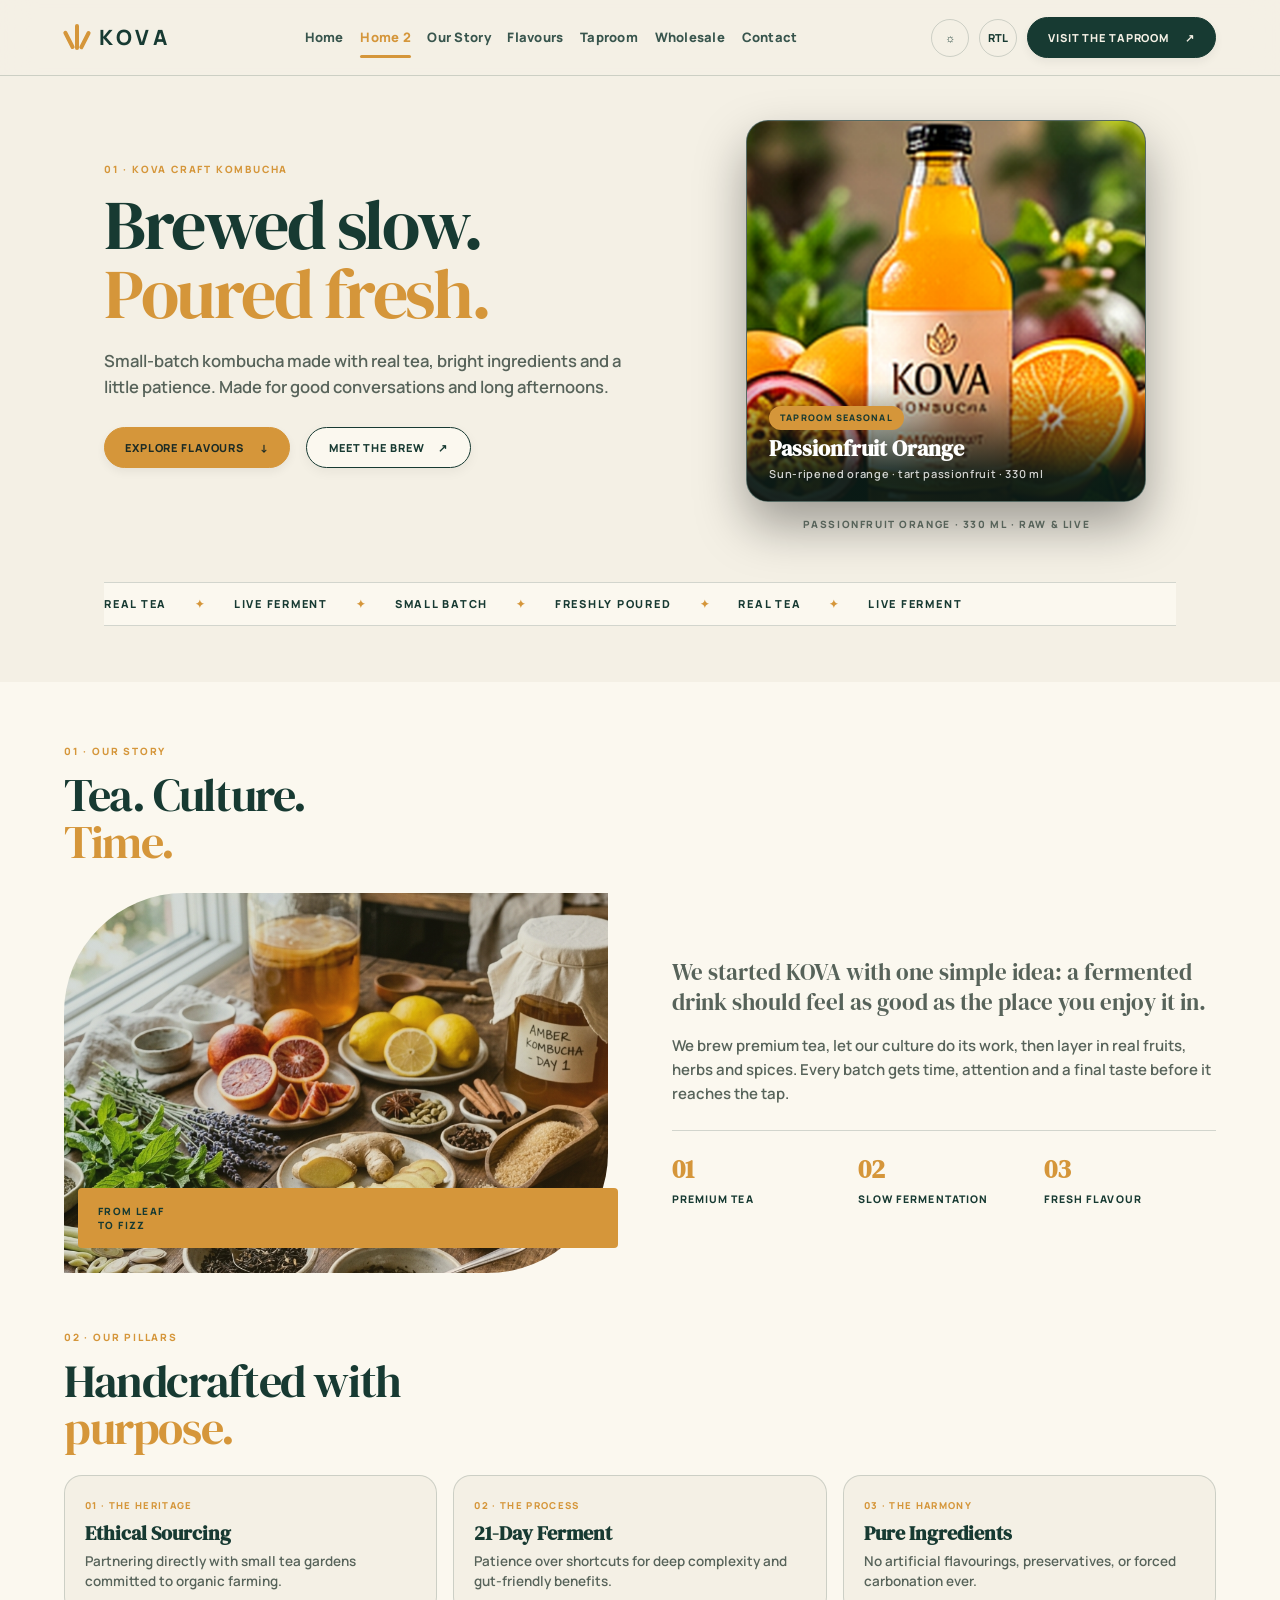
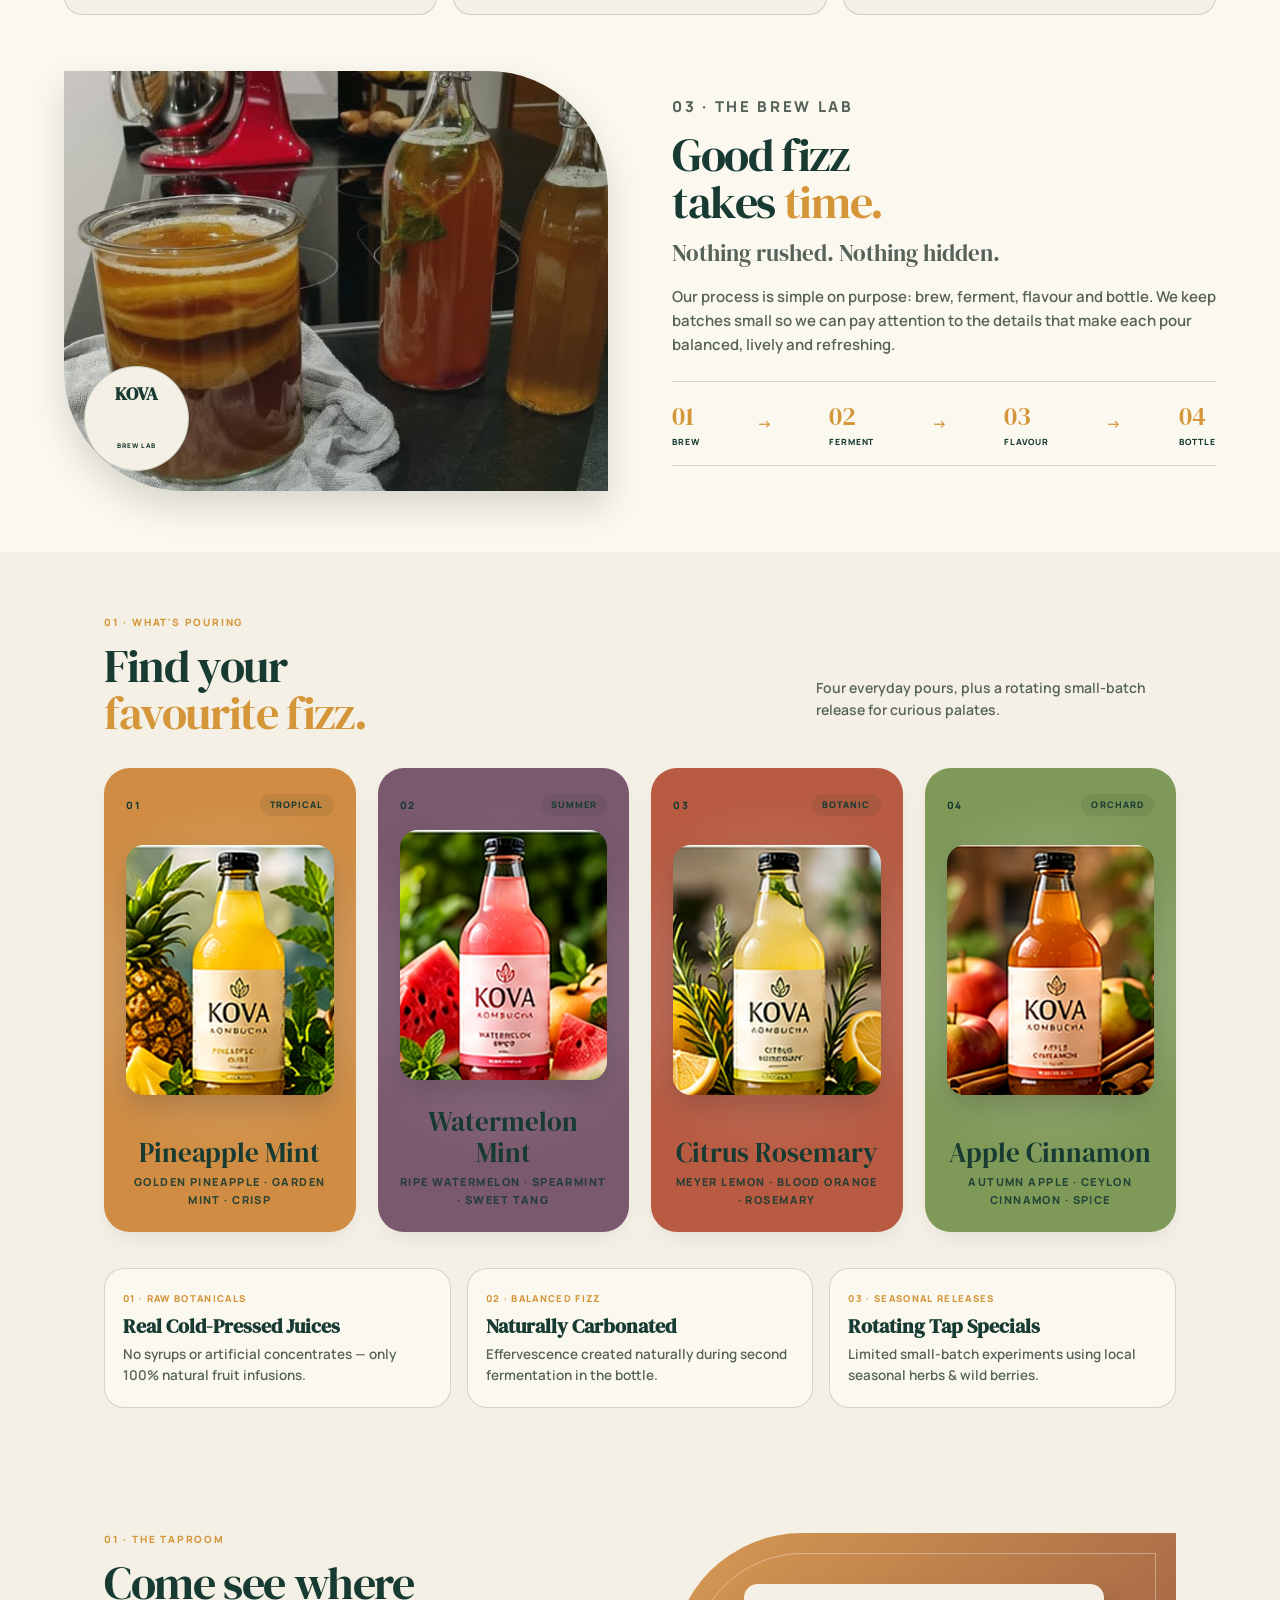
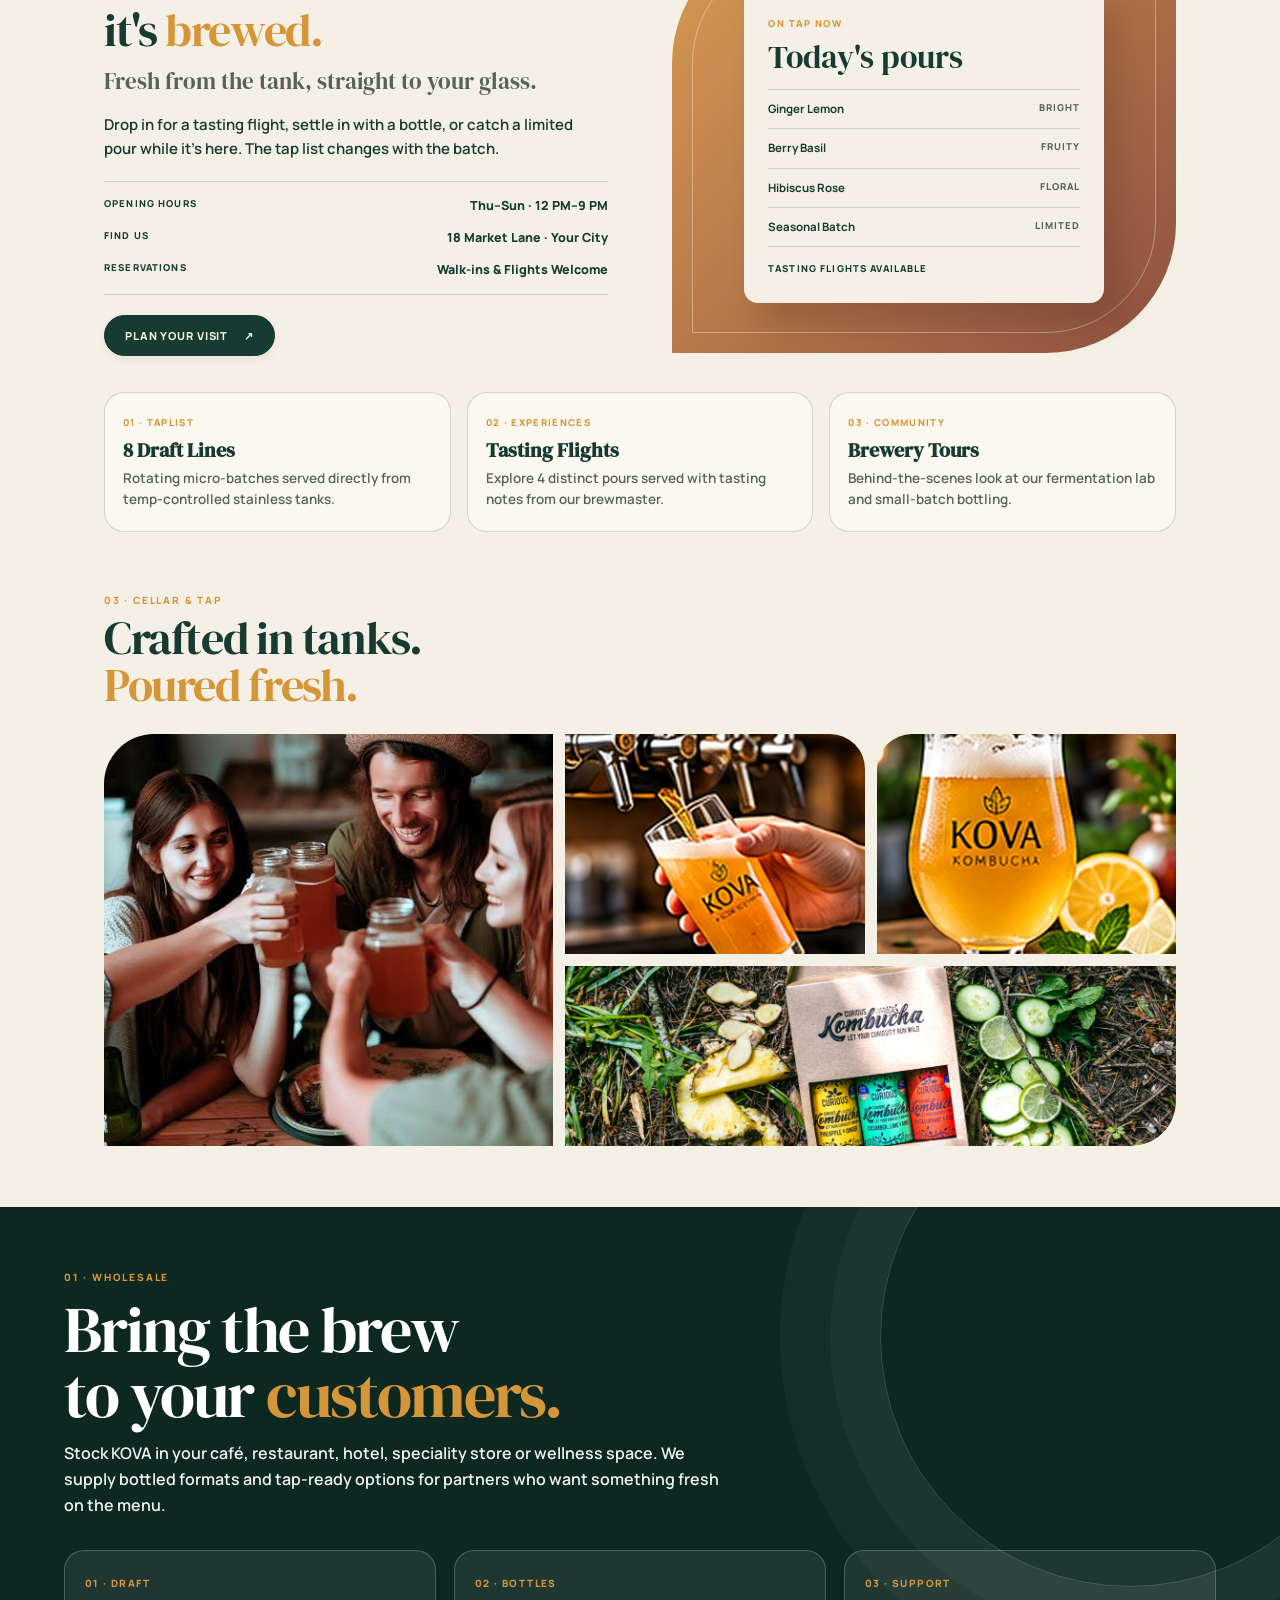
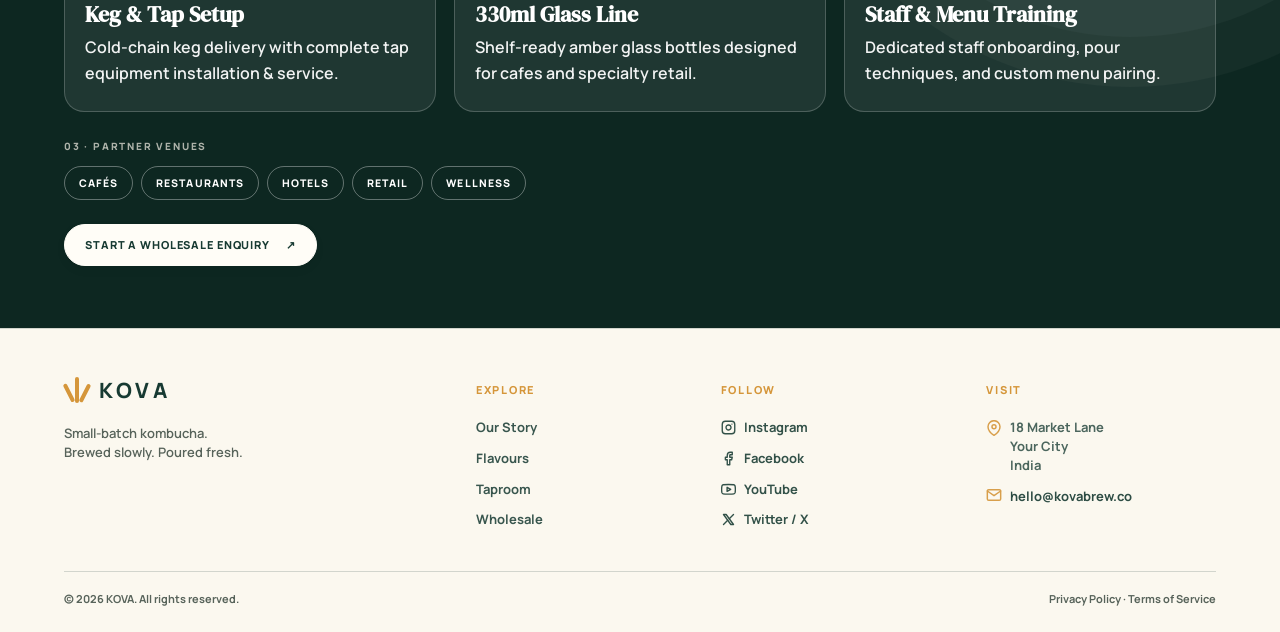
<file: home2.html>
<!doctype html>
<html lang="en" data-theme="light">

<head>
  <meta charset="utf-8">
  <meta name="viewport" content="width=device-width, initial-scale=1, viewport-fit=cover">
  <meta name="description"
    content="KOVA — small-batch kombucha brewed slowly, poured fresh. Taproom, flavours and wholesale.">
  <meta name="theme-color" content="#f4f0e5">
  <title>Home 2 (Craft Showcase) | KOVA Kombucha</title>
  <link rel="icon" type="image/svg+xml" href="favicon.svg">
  <link rel="preconnect" href="https://fonts.googleapis.com">
  <link rel="preconnect" href="https://fonts.gstatic.com" crossorigin>
  <link
    href="https://fonts.googleapis.com/css2?family=DM+Serif+Display&family=Manrope:wght@400;500;600;700;800&display=swap"
    rel="stylesheet">
  <link rel="stylesheet" href="css/styles.css">
  <style>
    /* ==========================================================================
       Home 2 Mobile & Tablet Responsive Optimizations
       ========================================================================== */
    .hero.section .hero-visual,
    #home.hero .hero-visual {
      display: flex;
      flex-direction: column;
      align-items: center;
      justify-content: center;
      min-height: 400px;
    }

    .hero.section .hero-caption,
    #home.hero .hero-caption {
      position: relative;
      bottom: auto;
      left: auto;
      right: auto;
      margin-top: 14px;
      margin-bottom: 0;
      font-size: 10px;
      letter-spacing: .16em;
      font-weight: 800;
      color: var(--muted);
      text-align: center;
      z-index: 5;
      width: 100%;
      text-transform: uppercase;
      display: block;
    }

    /* Header Responsiveness: Tablet View and 1024p view from 300px to 1100px */
    /* Keeps Theme toggle, RTL toggle, and Side menu button pinned to the Right Corner (Like Mobile View) */
    @media (max-width: 1100px) {
      .site-header {
        display: flex !important;
        align-items: center !important;
        justify-content: space-between !important;
        width: 100% !important;
        max-width: 100% !important;
        padding-inline: clamp(16px, 4vw, 36px) !important;
        box-sizing: border-box !important;
        position: sticky !important;
        top: 0 !important;
        z-index: 50 !important;
      }

      .site-header .brand {
        display: inline-flex !important;
        align-items: center !important;
        flex: 0 0 auto !important;
        margin-right: auto !important;
        margin-left: 0 !important;
      }

      .site-header .desktop-nav,
      .site-header .header-cta {
        display: none !important;
      }

      .site-header .header-actions {
        display: flex !important;
        align-items: center !important;
        justify-content: flex-end !important;
        margin-left: auto !important;
        margin-right: 0 !important;
        gap: 8px !important;
        flex: 0 0 auto !important;
      }

      .site-header .menu-toggle {
        display: inline-flex !important;
        align-items: center !important;
        justify-content: center !important;
        flex-direction: column !important;
        cursor: pointer !important;
        width: 38px !important;
        height: 38px !important;
        min-width: 38px !important;
        max-width: 38px !important;
        aspect-ratio: 1 / 1 !important;
        border: 1.5px solid var(--line) !important;
        border-radius: 50% !important;
        background: transparent !important;
        padding: 0 !important;
        box-sizing: border-box !important;
        flex: 0 0 38px !important;
        flex-shrink: 0 !important;
        gap: 4.5px !important;
        transition: transform .2s, border-color .2s;
      }

      .site-header .menu-toggle:hover {
        border-color: var(--accent) !important;
        transform: scale(1.05);
      }

      .site-header .menu-toggle span {
        width: 18px !important;
        height: 2px !important;
        min-height: 2px !important;
        background-color: var(--ink) !important;
        display: block !important;
        border-radius: 2px !important;
        margin: 0 !important;
        padding: 0 !important;
        flex-shrink: 0 !important;
        transition: transform .25s ease, opacity .25s ease, background-color .2s ease;
      }

      .site-header .menu-toggle:hover span {
        background-color: var(--accent) !important;
      }

      .site-header .menu-toggle[aria-expanded="true"] {
        border-color: var(--accent) !important;
      }

      .site-header .menu-toggle[aria-expanded="true"] span:nth-child(1) {
        transform: translateY(6.5px) rotate(45deg);
      }

      .site-header .menu-toggle[aria-expanded="true"] span:nth-child(2) {
        opacity: 0;
        transform: scaleX(0);
      }

      .site-header .menu-toggle[aria-expanded="true"] span:nth-child(3) {
        transform: translateY(-6.5px) rotate(-45deg);
      }

      .site-header .theme-toggle,
      .site-header .rtl-toggle {
        width: 38px !important;
        height: 38px !important;
        min-width: 38px !important;
        max-width: 38px !important;
        aspect-ratio: 1 / 1 !important;
        border: 1.5px solid var(--line) !important;
        border-radius: 50% !important;
        display: inline-flex !important;
        align-items: center !important;
        justify-content: center !important;
        padding: 0 !important;
        box-sizing: border-box !important;
        flex: 0 0 38px !important;
        flex-shrink: 0 !important;
      }

      .rtl-label {
        display: inline-block;
        font-size: 10px;
        font-weight: 800;
        letter-spacing: 0;
        line-height: 1;
        text-align: center;
      }

      /* RTL direction: Brand on the right and actions on the left corner */
      [dir="rtl"] .site-header .brand {
        margin-left: auto !important;
        margin-right: 0 !important;
      }

      [dir="rtl"] .site-header .header-actions {
        margin-left: 0 !important;
        margin-right: auto !important;
        justify-content: flex-start !important;
      }

      .mobile-menu {
        position: absolute;
        display: block;
        visibility: hidden;
        opacity: 0;
        transform: translateY(-10px);
        left: 0;
        right: 0;
        top: 76px;
        background: var(--bg);
        border-bottom: 1px solid var(--line);
        padding: 20px 18px 24px;
        transition: .22s ease;
        font-family: var(--sans);
        z-index: 49;
      }

      .mobile-menu.open {
        visibility: visible;
        opacity: 1;
        transform: none;
      }
    }

    @media (max-width: 760px) {
      .site-header {
        height: 68px !important;
        padding-inline: 18px !important;
      }

      .site-header .header-actions {
        gap: 6px !important;
      }

      .mobile-menu {
        top: 68px !important;
      }
    }

    @media (max-width: 480px) {
      .site-header {
        padding-inline: 12px !important;
      }

      .site-header .theme-toggle,
      .site-header .rtl-toggle,
      .site-header .menu-toggle {
        width: 34px !important;
        height: 34px !important;
        min-width: 34px !important;
        max-width: 34px !important;
        aspect-ratio: 1 / 1 !important;
        border-radius: 50% !important;
        flex: 0 0 34px !important;
        font-size: 8.5px !important;
      }

      .site-header .menu-toggle span {
        width: 15px !important;
      }

      .site-header .header-actions {
        gap: 5px !important;
      }
    }

    /* Hero Secondary Button: Badge Pill Styling */
    .hero.section .hero-buttons .secondary-button,
    #home.hero .hero-buttons .secondary-button,
    .secondary-button {
      border: 1.5px solid var(--ink) !important;
      color: var(--ink) !important;
      background: var(--surface) !important;
      padding: 11px 22px !important;
      border-radius: 999px !important;
      display: inline-flex !important;
      align-items: center !important;
      justify-content: center !important;
      gap: 8px !important;
      font-size: 11px !important;
      font-weight: 800 !important;
      letter-spacing: .08em !important;
      text-transform: uppercase !important;
      box-shadow: 0 4px 12px rgba(0, 0, 0, 0.05);
      transition: transform .2s, box-shadow .2s, background .2s, color .2s, border-color .2s;
    }

    .hero.section .hero-buttons .secondary-button:hover,
    #home.hero .hero-buttons .secondary-button:hover,
    .secondary-button:hover {
      background: var(--ink) !important;
      color: var(--bg) !important;
      border-color: var(--ink) !important;
      transform: translateY(-2px);
      box-shadow: 0 6px 16px rgba(0, 0, 0, 0.12);
    }

    [data-theme="dark"] .secondary-button,
    [data-theme="dark"] .hero-buttons .secondary-button {
      border-color: var(--line) !important;
      background: rgba(255, 255, 255, 0.06) !important;
      color: var(--ink) !important;
    }

    [data-theme="dark"] .secondary-button:hover,
    [data-theme="dark"] .hero-buttons .secondary-button:hover {
      background: var(--accent) !important;
      color: #173a32 !important;
      border-color: var(--accent) !important;
    }

    /* Hero Sticker: High Contrast & Crystal Clear Visibility */
    .hero.section .hero-sticker,
    #home.hero .hero-sticker {
      border: 2px solid var(--ink) !important;
      background: var(--surface) !important;
      color: var(--ink) !important;
      box-shadow: 0 10px 24px rgba(0, 0, 0, 0.12);
    }

    .hero.section .sticker-percent,
    #home.hero .sticker-percent {
      font-family: var(--serif);
      font-size: 24px !important;
      font-weight: 800 !important;
      line-height: 1 !important;
      color: var(--ink) !important;
    }

    .hero.section .sticker-text,
    #home.hero .sticker-text {
      font-family: var(--sans);
      font-size: 10px !important;
      font-weight: 800 !important;
      letter-spacing: .14em !important;
      line-height: 1.25 !important;
      margin-top: 4px !important;
      color: var(--ink) !important;
      text-transform: uppercase !important;
      opacity: 1 !important;
    }

    [data-theme="dark"] .hero.section .hero-sticker,
    [data-theme="dark"] #home.hero .hero-sticker {
      background: #173a32 !important;
      border-color: rgba(247, 241, 228, 0.45) !important;
    }

    [data-theme="dark"] .hero.section .sticker-percent,
    [data-theme="dark"] #home.hero .sticker-percent {
      color: #fffdf7 !important;
    }

    [data-theme="dark"] .hero.section .sticker-text,
    [data-theme="dark"] #home.hero .sticker-text {
      color: var(--accent) !important;
    }

    /* Taproom Gallery: Strictly Left Aligned Heading */
    .gallery-wrapper {
      width: 100% !important;
      margin-top: clamp(40px, 5vw, 60px);
    }

    .gallery-head {
      display: flex !important;
      flex-direction: column !important;
      align-items: flex-start !important;
      justify-content: flex-start !important;
      text-align: left !important;
      gap: 6px !important;
      margin-bottom: 26px !important;
      width: 100% !important;
    }

    .gallery-head .eyebrow {
      text-align: left !important;
      align-self: flex-start !important;
      margin: 0 !important;
    }

    .gallery-head h2 {
      text-align: left !important;
      align-self: flex-start !important;
      margin: 0 !important;
    }

    /* Refined Mobile Navigation Typography */
    .mobile-menu nav a {
      font-family: var(--serif);
      font-size: 17px !important;
      font-weight: 500;
      line-height: 1.35;
      letter-spacing: .01em;
      padding: 10px 0 !important;
      border-bottom: 1px solid var(--line);
      color: var(--ink);
      display: flex;
      align-items: center;
      transition: color .2s ease, padding-left .2s ease;
    }

    .mobile-menu nav a:hover {
      color: var(--accent);
      transform: none;
      padding-left: 6px;
    }

    .mobile-menu a.active {
      color: var(--accent);
      font-weight: 700;
      padding-left: 10px;
      border-left: 3px solid var(--accent);
    }

    @media (max-width: 480px) {
      .mobile-menu nav a {
        font-size: 15.5px !important;
        padding: 8.5px 0 !important;
      }
    }

    /* Flavour Showcase Cards - Perfectly Centered & Premium */
    .flavour-grid {
      display: grid;
      grid-template-columns: repeat(4, 1fr);
      gap: 22px;
      width: 100%;
    }

    .flavour-card {
      min-height: 430px;
      border-radius: 26px;
      padding: 26px 22px 24px;
      display: flex;
      flex-direction: column;
      justify-content: space-between;
      align-items: center;
      text-align: center;
      overflow: hidden;
      position: relative;
      box-shadow: 0 10px 24px -6px rgba(0, 0, 0, .08);
      transition: transform .35s cubic-bezier(0.2, 0.8, 0.2, 1), box-shadow .35s ease;
    }

    .flavour-card:hover {
      transform: translateY(-8px);
      box-shadow: 0 20px 36px -8px rgba(0, 0, 0, .18);
    }

    .card-ginger {
      background: radial-gradient(circle at 50% 46%, rgba(255, 255, 255, .32) 0%, rgba(255, 255, 255, 0) 65%), #e4a64e;
    }

    .card-berry {
      background: radial-gradient(circle at 50% 46%, rgba(255, 255, 255, .24) 0%, rgba(255, 255, 255, 0) 65%), #9c5b6c;
    }

    .card-hibiscus {
      background: radial-gradient(circle at 50% 46%, rgba(255, 255, 255, .34) 0%, rgba(255, 255, 255, 0) 65%), #e4b7a5;
    }

    .card-mango {
      background: radial-gradient(circle at 50% 46%, rgba(255, 255, 255, .26) 0%, rgba(255, 255, 255, 0) 65%), #a9ad60;
    }

    .card-passion {
      background: radial-gradient(circle at 50% 46%, rgba(255, 255, 255, .32) 0%, rgba(255, 255, 255, 0) 65%), #cf8c42;
    }

    .card-sage {
      background: radial-gradient(circle at 50% 46%, rgba(255, 255, 255, .24) 0%, rgba(255, 255, 255, 0) 65%), #7a586d;
    }

    .card-apple {
      background: radial-gradient(circle at 50% 46%, rgba(255, 255, 255, .34) 0%, rgba(255, 255, 255, 0) 65%), #7f9958;
    }

    .card-orange {
      background: radial-gradient(circle at 50% 46%, rgba(255, 255, 255, .26) 0%, rgba(255, 255, 255, 0) 65%), #b85b42;
    }

    .flavour-card .card-top {
      display: flex;
      justify-content: space-between;
      align-items: center;
      width: 100%;
      font-size: 10px;
      font-weight: 800;
      letter-spacing: .15em;
      color: #173a32;
      text-transform: uppercase;
      z-index: 2;
    }

    .flavour-card .card-top span:last-child {
      background: rgba(23, 58, 50, .09);
      padding: 4px 10px;
      border-radius: 99px;
      font-size: 9px;
      letter-spacing: .12em;
    }

    .flavour-card .can {
      align-self: center;
      margin: 18px auto 14px;
      width: 122px;
      height: 240px;
      display: flex;
      flex-direction: column;
      align-items: center;
      justify-content: space-between;
      border-radius: 18px 18px 14px 14px;
      border: 1.5px solid rgba(255, 255, 255, .65);
      box-shadow: inset -10px 0 14px rgba(0, 0, 0, .2), inset 6px 0 10px rgba(255, 255, 255, .25), 0 20px 30px -8px rgba(0, 0, 0, .26);
      padding: 14px 10px;
      text-align: center;
      color: #fff;
      transform: rotate(-3deg);
      transform-origin: center center;
      transition: transform .35s ease, box-shadow .35s ease;
    }

    .flavour-card:hover .can {
      transform: rotate(0deg) scale(1.05) translateY(-4px);
      box-shadow: inset -10px 0 14px rgba(0, 0, 0, .2), inset 6px 0 10px rgba(255, 255, 255, .3), 0 26px 36px -6px rgba(0, 0, 0, .32);
    }

    .flavour-card .can span {
      font-size: 11px;
      font-weight: 800;
      letter-spacing: .2em;
      text-transform: uppercase;
      border-bottom: 1px solid rgba(255, 255, 255, .6);
      padding-bottom: 4px;
      width: 100%;
      display: block;
    }

    .flavour-card .can b {
      font-family: var(--serif);
      font-size: 17px;
      line-height: 1.08;
      font-weight: 700;
      text-transform: uppercase;
      margin: auto 0;
      letter-spacing: .02em;
    }

    .flavour-card .can small {
      font-size: 8px;
      font-weight: 700;
      letter-spacing: .15em;
      text-transform: uppercase;
      border-top: 1px solid rgba(255, 255, 255, .6);
      border-bottom: none;
      padding-top: 4px;
      padding-bottom: 0;
      width: 100%;
      display: block;
    }

    .flavour-card>div:last-child {
      width: 100%;
      text-align: center;
      margin-top: 12px;
      display: flex;
      flex-direction: column;
      align-items: center;
      justify-content: center;
      z-index: 2;
    }

    .flavour-card h3 {
      font-family: var(--serif);
      font-size: 27px;
      font-weight: 400;
      margin: 0 0 5px;
      line-height: 1.15;
      color: #173a32;
      text-align: center;
    }

    .flavour-card p {
      font-size: 11px;
      font-weight: 800;
      letter-spacing: .13em;
      text-transform: uppercase;
      color: #173a32;
      opacity: .88;
      margin: 0;
      text-align: center;
    }

    /* Compact & Short Contact Section */
    .contact-compact-grid {
      display: grid;
      grid-template-columns: 1fr 1.15fr;
      gap: clamp(24px, 3.5vw, 42px);
      align-items: stretch;
      margin-top: 10px;
    }

    .contact-info-card,
    .contact-form-card {
      background: var(--bg);
      border: 1px solid var(--line);
      border-radius: 24px;
      padding: 30px 28px;
      display: flex;
      flex-direction: column;
      justify-content: space-between;
      box-shadow: 0 10px 24px -8px rgba(0, 0, 0, 0.05);
      transition: transform .3s ease, border-color .3s ease, box-shadow .3s ease;
    }

    .contact-info-card:hover,
    .contact-form-card:hover {
      border-color: var(--accent);
      transform: translateY(-3px);
      box-shadow: 0 16px 32px -10px rgba(0, 0, 0, 0.08);
    }

    .contact-status-chip {
      display: inline-flex;
      align-items: center;
      gap: 8px;
      font-size: 10px;
      font-weight: 800;
      letter-spacing: .12em;
      text-transform: uppercase;
      color: var(--ink);
      background: rgba(23, 58, 50, 0.06);
      padding: 6px 14px;
      border-radius: 99px;
      align-self: flex-start;
      margin-bottom: 14px;
      border: 1px solid transparent;
    }

    [data-theme="dark"] .contact-status-chip {
      background: rgba(255, 255, 255, 0.08);
      color: var(--accent);
    }

    .contact-status-chip.alt-chip {
      background: rgba(189, 122, 44, 0.1);
      color: var(--accent);
      border-color: rgba(189, 122, 44, 0.22);
    }

    [data-theme="dark"] .contact-status-chip.alt-chip {
      background: rgba(226, 172, 85, 0.14);
      color: #e2ac55;
      border-color: rgba(226, 172, 85, 0.28);
    }

    .status-dot {
      width: 8px;
      height: 8px;
      border-radius: 50%;
      background: #10b981;
      display: inline-block;
      flex-shrink: 0;
      box-shadow: 0 0 0 0 rgba(16, 185, 129, 0.7);
      animation: status-pulse 2s infinite;
    }

    @keyframes status-pulse {
      0% {
        transform: scale(0.95);
        box-shadow: 0 0 0 0 rgba(16, 185, 129, 0.7);
      }

      70% {
        transform: scale(1);
        box-shadow: 0 0 0 6px rgba(16, 185, 129, 0);
      }

      100% {
        transform: scale(0.95);
        box-shadow: 0 0 0 0 rgba(16, 185, 129, 0);
      }
    }

    .contact-card-title {
      font-family: var(--serif);
      font-size: 24px;
      font-weight: 500;
      color: var(--ink);
      margin: 0 0 6px;
      line-height: 1.25;
    }

    .contact-card-sub {
      font-size: 13px;
      color: var(--muted);
      line-height: 1.5;
      margin: 0 0 18px;
    }

    .contact-channels-pills {
      display: flex;
      flex-wrap: wrap;
      gap: 8px;
      margin-bottom: 22px;
    }

    .contact-channels-pills span {
      font-size: 9.5px;
      font-weight: 800;
      letter-spacing: .08em;
      text-transform: uppercase;
      color: var(--muted);
      background: var(--surface);
      border: 1px solid var(--line);
      padding: 5px 11px;
      border-radius: 99px;
      transition: all .2s ease;
    }

    .contact-channels-pills span:hover {
      border-color: var(--accent);
      color: var(--ink);
      transform: translateY(-1px);
    }

    .contact-quick-list {
      display: grid;
      gap: 14px;
      margin-bottom: 22px;
    }

    .contact-quick-item {
      display: flex;
      align-items: flex-start;
      gap: 12px;
    }

    .contact-quick-item .cq-icon {
      font-size: 14px;
      display: inline-flex;
      align-items: center;
      justify-content: center;
      width: 34px;
      height: 34px;
      border-radius: 10px;
      background: var(--surface);
      border: 1px solid var(--line);
      color: var(--accent);
      flex-shrink: 0;
      margin-top: 1px;
      transition: all .2s ease;
    }

    .contact-quick-item:hover .cq-icon {
      background: var(--accent);
      color: #fff;
      border-color: var(--accent);
      transform: scale(1.06);
    }

    .contact-quick-item div {
      display: flex;
      flex-direction: column;
    }

    .contact-quick-item strong {
      font-size: 9.5px;
      font-weight: 800;
      letter-spacing: .12em;
      text-transform: uppercase;
      color: var(--muted);
      margin-bottom: 2px;
    }

    .contact-quick-item a,
    .contact-quick-item span {
      font-size: 14px;
      font-weight: 700;
      color: var(--ink);
      transition: color .2s;
    }

    .contact-quick-item a:hover {
      color: var(--accent);
    }

    .contact-card-actions {
      display: flex;
      flex-wrap: wrap;
      gap: 16px;
      padding-top: 18px;
      border-top: 1px solid var(--line);
    }

    .contact-card-actions .text-link {
      font-size: 11.5px;
      font-weight: 800;
      letter-spacing: .08em;
      text-transform: uppercase;
      color: var(--ink);
      display: inline-flex;
      align-items: center;
      gap: 4px;
      transition: color .2s, transform .2s;
    }

    .contact-card-actions .text-link:hover {
      color: var(--accent);
      transform: translateX(2px);
    }

    .contact-form-card .form-row {
      display: grid;
      grid-template-columns: 1fr 1fr;
      gap: 14px;
    }

    .contact-form-card label {
      display: flex;
      flex-direction: column;
      gap: 6px;
      font-size: 10px;
      font-weight: 800;
      letter-spacing: .12em;
      text-transform: uppercase;
      color: var(--ink);
      margin-bottom: 12px;
    }

    .contact-form-card input,
    .contact-form-card select,
    .contact-form-card textarea {
      width: 100%;
      padding: 10.5px 14px;
      font-size: 13.5px;
      font-family: inherit;
      border: 1px solid var(--line);
      border-radius: 12px;
      background: var(--surface);
      color: var(--ink);
      transition: border-color .2s, box-shadow .2s, background .2s;
      outline: none;
    }

    .contact-form-card textarea {
      resize: vertical;
      min-height: 82px;
    }

    .contact-form-card input:focus,
    .contact-form-card select:focus,
    .contact-form-card textarea:focus {
      border-color: var(--accent);
      box-shadow: 0 0 0 3px rgba(189, 122, 44, 0.15);
      background: var(--bg);
    }

    .contact-form-card button[type="submit"] {
      margin-top: 6px;
      width: 100%;
      justify-content: center;
      padding: 12px 20px;
      font-size: 13px;
      font-weight: 700;
      letter-spacing: .06em;
      cursor: pointer;
      display: inline-flex;
      align-items: center;
      gap: 8px;
    }

    .contact-form-card .form-status {
      margin-top: 8px;
      font-size: 11.5px;
      color: var(--muted);
      line-height: 1.4;
      min-height: 16px;
      text-align: center;
    }

    @media (max-width: 960px) {
      .contact-compact-grid {
        grid-template-columns: 1fr;
        gap: 24px;
      }
    }

    @media (max-width: 600px) {
      .contact-form-card .form-row {
        grid-template-columns: 1fr;
        gap: 0;
      }
    }

    @media (max-width: 1100px) {

      .hero.section .hero-main,
      #home.hero .hero-main {
        grid-template-columns: 1fr;
        gap: 32px;
        text-align: left;
      }

      .flavour-grid {
        grid-template-columns: repeat(2, 1fr);
        gap: 22px;
        max-width: 880px;
        margin: 0 auto;
      }

      .flavour-card {
        min-height: 440px;
        padding: 28px 24px 26px;
        align-items: center;
        text-align: center;
      }

      .flavour-card .can {
        width: 126px;
        height: 248px;
        margin: 18px auto 16px;
      }

      .flavour-card h3 {
        font-size: 28px;
      }

      .flavour-card p {
        font-size: 11.5px;
      }

      .flavour-notes,
      .taproom-features,
      .wholesale-services,
      .contact-channels {
        grid-template-columns: repeat(2, 1fr);
        gap: 16px;
      }

      .home-features,
      .hero.section .home-features,
      #home.hero .home-features {
        grid-template-columns: repeat(2, 1fr);
        gap: 16px;
      }
    }

    @media (max-width: 768px) {
      :root {
        --page-gutter: 20px;
      }

      .hero.section,
      #home.hero {
        padding: 24px 18px 40px !important;
        gap: 28px !important;
      }

      .hero.section .hero-main,
      #home.hero .hero-main {
        grid-template-columns: 1fr;
        gap: 26px;
      }

      .hero.section .hero-copy h1,
      #home.hero .hero-copy h1 {
        font-size: clamp(34px, 8vw, 48px);
        margin-bottom: 16px;
      }

      .hero.section .hero-text,
      #home.hero .hero-text {
        font-size: 15.5px;
        margin-bottom: 22px;
      }

      .hero.section .hero-visual,
      #home.hero .hero-visual {
        min-height: 380px;
        max-height: none;
        width: 100%;
        display: flex;
        flex-direction: column;
        align-items: center;
        justify-content: center;
        padding-bottom: 12px;
      }

      .hero.section .hero-bottle,
      #home.hero .hero-bottle {
        transform: rotate(6deg) scale(0.92);
        transform-origin: center center;
      }

      .hero.section .hero-sticker,
      #home.hero .hero-sticker {
        width: 86px;
        height: 86px;
        left: calc(50% + 16px);
        bottom: 42px;
      }

      .hero.section .hero-caption,
      #home.hero .hero-caption {
        position: relative;
        bottom: auto;
        left: auto;
        right: auto;
        z-index: 5;
        margin-top: 14px;
        margin-bottom: 0;
        font-size: 10px;
        letter-spacing: .16em;
        font-weight: 800;
        color: var(--muted);
        text-align: center;
        display: block;
        width: 100%;
      }

      .hero-orb {
        width: min(60vw, 240px);
      }

      .home-features,
      .hero.section .home-features,
      #home.hero .home-features {
        grid-template-columns: 1fr;
        gap: 14px;
        margin-top: 22px;
      }

      .home-card {
        padding: 18px 18px;
        border-radius: 16px;
      }

      .home-card h3 {
        font-size: 19px;
      }

      .story,
      .taproom,
      .wholesale,
      .contact {
        padding-inline: 18px !important;
        padding-block: 44px !important;
      }

      .story-grid {
        grid-template-columns: 1fr;
        gap: 24px;
        margin-top: 20px;
      }

      .story-image {
        min-height: 260px;
        height: 260px;
        width: 100%;
        border-radius: 60px 0 60px 0;
      }

      .image-note {
        right: 12px;
        bottom: 12px;
        padding: 12px 16px;
        font-size: 9.5px;
      }

      .story-pillars {
        grid-template-columns: 1fr;
        gap: 14px;
        margin-top: 20px;
      }

      .brew {
        grid-template-columns: 1fr;
        gap: 26px;
      }

      .brew-visual {
        min-height: 280px;
        height: 280px;
        width: 100%;
        border-radius: 0 60px 0 60px;
      }

      .brew-badge {
        width: 85px;
        height: 85px;
        font-size: 15px;
        left: 14px;
        bottom: 14px;
      }

      .process {
        display: grid;
        grid-template-columns: repeat(2, 1fr);
        gap: 12px;
        padding: 16px 14px;
        border: 1px solid var(--line);
        border-radius: 14px;
      }

      .process i {
        display: none;
      }

      .flavour-head,
      .contact-head {
        flex-direction: column;
        align-items: flex-start;
        gap: 12px;
        margin-bottom: 24px;
      }

      .flavour-grid {
        grid-template-columns: repeat(2, 1fr);
        gap: 18px;
        max-width: 700px;
        margin: 0 auto;
      }

      .flavour-card {
        min-height: 410px;
        padding: 24px 20px 22px;
        border-radius: 24px;
        align-items: center;
        text-align: center;
      }

      .flavour-card .can {
        width: 118px;
        height: 232px;
        margin: 16px auto 14px;
      }

      .flavour-card h3 {
        font-size: 25px;
      }

      .flavour-card p {
        font-size: 11px;
      }

      .flavour-card>div:last-child {
        text-align: center;
        width: 100%;
      }

      .flavour-notes {
        grid-template-columns: 1fr;
        gap: 14px;
        margin-top: 24px;
      }

      .taproom-main-grid {
        grid-template-columns: 1fr;
        gap: 26px;
      }

      .taproom-visual {
        min-height: 300px;
        border-radius: 60px 0 60px 0;
      }

      .taproom-visual:before {
        border-radius: 50px 0 50px 0;
        inset: 12px;
      }

      .tap-card {
        width: 90%;
        max-width: 330px;
        padding: 22px 18px;
      }

      .taproom-features {
        grid-template-columns: 1fr;
        gap: 14px;
        margin-top: 24px;
      }

      .gallery-grid {
        grid-template-columns: 1fr;
        grid-template-rows: auto;
        gap: 12px;
      }

      .gallery-photo {
        min-height: 180px;
        height: 180px;
        width: 100%;
        border-radius: 16px !important;
        grid-column: auto !important;
        grid-row: auto !important;
      }

      .wholesale {
        min-height: auto;
      }

      .wholesale-pattern {
        display: none;
      }

      .wholesale h2 {
        font-size: clamp(34px, 8vw, 48px);
      }

      .wholesale-services {
        grid-template-columns: 1fr;
        gap: 14px;
        margin-top: 24px;
        margin-bottom: 22px;
      }

      .contact-compact-grid,
      .contact-main-grid {
        grid-template-columns: 1fr;
        gap: 22px;
      }

      .contact-info-card,
      .contact-form-card {
        padding: 24px 20px;
      }

      .newsletter {
        grid-template-columns: 1fr;
        gap: 24px;
        margin-top: 36px;
        padding-top: 28px;
      }

      .newsletter-socials {
        flex-direction: column;
        align-items: flex-start;
        gap: 10px;
      }
    }

    @media (max-width: 640px) {
      .flavour-grid {
        grid-template-columns: 1fr;
        gap: 20px;
        max-width: 360px;
        margin: 0 auto;
      }

      .flavour-card {
        min-height: 390px;
        padding: 24px 20px 22px;
        border-radius: 24px;
        align-items: center;
        text-align: center;
        width: 100%;
        margin: 0 auto;
      }

      .flavour-card .can {
        width: 120px;
        height: 236px;
        margin: 16px auto 14px;
      }

      .flavour-card h3 {
        font-size: 26px;
      }

      .flavour-card p {
        font-size: 11px;
      }
    }

    @media (max-width: 480px) {
      :root {
        --page-gutter: 14px;
      }

      .hero.section,
      #home.hero {
        padding: 18px 14px 32px !important;
        gap: 22px !important;
      }

      .hero.section .hero-copy h1,
      #home.hero .hero-copy h1 {
        font-size: 34px;
        line-height: 1.05;
      }

      .hero.section .hero-text,
      #home.hero .hero-text {
        font-size: 14.5px;
        margin-bottom: 18px;
      }

      .hero.section .hero-buttons,
      #home.hero .hero-buttons {
        flex-direction: column;
        width: 100%;
        gap: 10px;
      }

      .hero.section .hero-buttons .button,
      #home.hero .hero-buttons .button {
        width: 100%;
        justify-content: center;
      }

      .hero.section .hero-visual,
      #home.hero .hero-visual {
        min-height: 340px;
        max-height: none;
        display: flex;
        flex-direction: column;
        align-items: center;
        justify-content: center;
        padding-bottom: 10px;
      }

      .hero.section .hero-bottle,
      #home.hero .hero-bottle {
        transform: rotate(5deg) scale(0.88);
        transform-origin: center center;
      }

      .hero.section .hero-sticker,
      #home.hero .hero-sticker {
        width: 78px;
        height: 78px;
        left: calc(50% + 12px);
        bottom: 38px;
      }

      .hero.section .sticker-percent,
      #home.hero .sticker-percent {
        font-size: 18px;
      }

      .hero.section .sticker-text,
      #home.hero .sticker-text {
        font-size: 8px;
      }

      .hero.section .hero-caption,
      #home.hero .hero-caption {
        position: relative;
        bottom: auto;
        left: auto;
        right: auto;
        z-index: 5;
        margin-top: 12px;
        margin-bottom: 0;
        font-size: 9.5px;
        letter-spacing: .16em;
        font-weight: 800;
        color: var(--muted);
        text-align: center;
        display: block;
        width: 100%;
      }

      .home-features,
      .hero.section .home-features,
      #home.hero .home-features {
        grid-template-columns: 1fr !important;
        gap: 12px;
        margin-top: 18px;
      }

      .home-card {
        padding: 16px 15px;
        border-radius: 14px;
      }

      .home-card .card-num {
        font-size: 9.5px;
        letter-spacing: .12em;
        margin-bottom: 6px;
      }

      .home-card h3 {
        font-size: 18px;
        margin-bottom: 6px;
        line-height: 1.2;
      }

      .home-card p {
        font-size: 13px;
        line-height: 1.45;
      }

      .story,
      .taproom,
      .wholesale,
      .contact {
        padding-inline: 14px !important;
        padding-block: 36px !important;
      }

      .story-image {
        min-height: 220px;
        height: 220px;
        border-radius: 40px 0 40px 0;
      }

      .story-stats {
        grid-template-columns: repeat(3, 1fr);
        gap: 8px;
      }

      .story-stats strong {
        font-size: 22px;
      }

      .story-stats span {
        font-size: 9px;
      }

      .story-pillar-card,
      .flavour-note-card,
      .taproom-feature-card,
      .wholesale-service-card,
      .contact-channel-card {
        padding: 16px 15px;
        border-radius: 14px;
      }

      .story-pillar-card h3,
      .flavour-note-card h3,
      .taproom-feature-card h3,
      .wholesale-service-card h3,
      .contact-channel-card h3 {
        font-size: 18px;
        margin-bottom: 6px;
      }

      .story-pillar-card p,
      .flavour-note-card p,
      .taproom-feature-card p,
      .wholesale-service-card p,
      .contact-channel-card p {
        font-size: 13px;
        line-height: 1.45;
      }

      .brew-visual {
        min-height: 240px;
        height: 240px;
        border-radius: 0 40px 0 40px;
      }

      .brew-badge {
        width: 75px;
        height: 75px;
        font-size: 13px;
      }

      .process {
        grid-template-columns: 1fr 1fr;
        gap: 10px;
        padding: 12px 10px;
      }

      .process b {
        font-size: 20px;
      }

      .process span {
        font-size: 8px;
      }

      .flavour-grid {
        gap: 16px;
        max-width: 320px;
        margin: 0 auto;
      }

      .flavour-card {
        min-height: 365px;
        padding: 22px 18px 20px;
        border-radius: 22px;
        align-items: center;
        text-align: center;
      }

      .flavour-card .can {
        width: 114px;
        height: 222px;
        margin: 14px auto 12px;
      }

      .flavour-card h3 {
        font-size: 24px;
        text-align: center;
      }

      .flavour-card p {
        font-size: 10.5px;
        text-align: center;
      }

      .taproom-visual {
        min-height: 280px;
        border-radius: 40px 0 40px 0;
      }

      .tap-card {
        width: 95%;
        padding: 18px 14px;
      }

      .tap-card h3 {
        font-size: 24px;
      }

      .gallery-photo {
        min-height: 160px;
        height: 160px;
      }

      .wholesale h2 {
        font-size: 32px;
      }

      .contact-compact-grid {
        gap: 16px;
      }

      .contact-info-card,
      .contact-form-card {
        padding: 20px 16px;
        border-radius: 18px;
      }

      .contact-form-card .form-row {
        grid-template-columns: 1fr;
        gap: 0;
      }

      .contact-form {
        padding: 0;
        border-radius: 0;
      }
    }
  </style>
</head>

<body>
  <header class="site-header" id="top">
    <a class="brand" href="index.html" aria-label="KOVA home">
      <span class="brand-mark" aria-hidden="true"><i></i><i></i><i></i></span>
      <span>KOVA</span>
    </a>

    <nav class="desktop-nav" aria-label="Primary navigation">
      <a href="index.html">Home</a>
      <a href="home2.html" class="active">Home 2</a>
      <a href="story.html">Our Story</a>
      <a href="products.html">Flavours</a>
      <a href="taproom.html">Taproom</a>
      <a href="wholesale.html">Wholesale</a>
      <a href="contact.html">Contact</a>
    </nav>

    <div class="header-actions">
      <button class="theme-toggle" type="button" aria-label="Switch theme" title="Switch theme">
        <span class="sun">☼</span><span class="moon">◐</span>
      </button>
      <button class="rtl-toggle" type="button" aria-label="Toggle text direction" title="Toggle RTL mode">
        <span class="rtl-label">RTL</span>
      </button>
      <a class="header-cta" href="#taproom">Visit the Taproom <span>↗</span></a>
      <button class="menu-toggle" type="button" aria-expanded="false" aria-controls="mobile-menu"
        aria-label="Open menu">
        <span></span><span></span><span></span>
      </button>
    </div>

    <div class="mobile-menu" id="mobile-menu">
      <nav aria-label="Mobile navigation">
        <a href="index.html">Home</a>
        <a href="home2.html" class="active">Home 2</a>
        <a href="story.html">Our Story</a>
        <a href="products.html">Flavours</a>
        <a href="taproom.html">Taproom</a>
        <a href="wholesale.html">Wholesale</a>
        <a href="contact.html">Contact</a>
      </nav>
      <a class="mobile-cta" href="#taproom">Visit the Taproom <span>↗</span></a>
      <div class="mobile-socials"><a href="#contact">Instagram</a><a href="#contact">Facebook</a></div>
    </div>
  </header>

  <main>
    <!-- SECTION 1: HOME (4 Subsections / Features) -->
    <section class="hero section" id="home">
      <div class="hero-main">
        <div class="hero-copy">
          <p class="eyebrow">01 · KOVA CRAFT KOMBUCHA</p>
          <h1>Brewed slow.<br><em>Poured fresh.</em></h1>
          <p class="hero-text">Small-batch kombucha made with real tea, bright ingredients and a little patience. Made
            for good conversations and long afternoons.</p>
          <div class="hero-buttons">
            <a class="button primary" href="#flavours">Explore flavours <span>↓</span></a>
            <a class="button secondary-button" href="#story">Meet the brew <span>↗</span></a>
          </div>
        </div>
        <div class="hero-visual">
          <div class="hero-photo-showcase">
            <div class="hero-photo-pill">LIVE ON TAP</div>
            <div class="hero-photo-showcase-img img-passionfruit-orange"
              style="background-image: url('images/new/03_passionfruit_orange.jpg');" role="img"
              aria-label="Small-batch Passionfruit Orange Kombucha bottle"></div>
            <div class="hero-photo-showcase-overlay">
              <div>
                <span class="hero-showcase-badge">TAPROOM SEASONAL</span>
                <h3 class="hero-photo-showcase-title">Passionfruit Orange</h3>
                <p class="hero-photo-showcase-sub">Sun-ripened orange · tart passionfruit · 330 ml</p>
              </div>
            </div>
          </div>
          <p class="hero-caption">PASSIONFRUIT ORANGE · 330 ML · RAW &amp; LIVE</p>
        </div>
      </div>

      <div class="ticker" aria-label="Brand highlights">
        <div><span>REAL TEA</span><b>✦</b><span>LIVE FERMENT</span><b>✦</b><span>SMALL BATCH</span><b>✦</b><span>FRESHLY
            POURED</span><b>✦</b><span>REAL TEA</span><b>✦</b><span>LIVE FERMENT</span></div>
      </div>
    </section>

    <!-- SECTION 2: OUR STORY (3 Subsections: Origin, Pillars, Brew Lab) -->
    <section class="story section" id="story">
      <!-- Subsection 1: Story Origin -->
      <div class="story-block">
        <div class="section-intro">
          <p class="eyebrow">01 · OUR STORY</p>
          <h2>Tea. Culture.<br><em>Time.</em></h2>
        </div>
        <div class="story-grid">
          <div class="story-image image-one">
            <div class="image-note">FROM LEAF<br>TO FIZZ</div>
          </div>
          <div class="story-copy">
            <p class="lead">We started KOVA with one simple idea: a fermented drink should feel as good as the place you
              enjoy it in.</p>
            <p>We brew premium tea, let our culture do its work, then layer in real fruits, herbs and spices. Every
              batch gets time, attention and a final taste before it reaches the tap.</p>
            <div class="story-stats">
              <div><strong>01</strong><span>Premium tea</span></div>
              <div><strong>02</strong><span>Slow fermentation</span></div>
              <div><strong>03</strong><span>Fresh flavour</span></div>
            </div>
          </div>
        </div>
      </div>

      <!-- Subsection 2: Story Pillars -->
      <div class="story-block story-pillars-block">
        <div class="section-intro">
          <p class="eyebrow">02 · OUR PILLARS</p>
          <h2>Handcrafted with<br><em>purpose.</em></h2>
        </div>
        <div class="story-pillars">
          <div class="story-pillar-card">
            <div class="card-num">01 · THE HERITAGE</div>
            <h3>Ethical Sourcing</h3>
            <p>Partnering directly with small tea gardens committed to organic farming.</p>
          </div>
          <div class="story-pillar-card">
            <div class="card-num">02 · THE PROCESS</div>
            <h3>21-Day Ferment</h3>
            <p>Patience over shortcuts for deep complexity and gut-friendly benefits.</p>
          </div>
          <div class="story-pillar-card">
            <div class="card-num">03 · THE HARMONY</div>
            <h3>Pure Ingredients</h3>
            <p>No artificial flavourings, preservatives, or forced carbonation ever.</p>
          </div>
        </div>
      </div>

      <!-- Subsection 3: The Brew Lab -->
      <div class="story-block brew-block">
        <div class="brew">
          <div class="brew-visual image-two"
            style="background-image: linear-gradient(140deg, rgba(23, 58, 50, .05), rgba(23, 58, 50, .35)), url('home2.jfif');">
            <div class="brew-badge">KOVA<br><small>BREW LAB</small></div>
          </div>
          <div class="brew-copy">
            <p class="eyebrow">03 · THE BREW LAB</p>
            <h2>Good fizz<br>takes <em>time.</em></h2>
            <p class="lead">Nothing rushed. Nothing hidden.</p>
            <p>Our process is simple on purpose: brew, ferment, flavour and bottle. We keep batches small so we can pay
              attention to the details that make each pour balanced, lively and refreshing.</p>
            <div class="process">
              <div><b>01</b><span>BREW</span></div><i>→</i>
              <div><b>02</b><span>FERMENT</span></div><i>→</i>
              <div><b>03</b><span>FLAVOUR</span></div><i>→</i>
              <div><b>04</b><span>BOTTLE</span></div>
            </div>
          </div>
        </div>
      </div>
    </section>

    <!-- SECTION 3: FLAVOURS (3 Subsections: Head, Card Grid, Notes) -->
    <section class="flavours section" id="flavours">
      <div class="flavour-head">
        <div>
          <p class="eyebrow">01 · WHAT'S POURING</p>
          <h2>Find your<br><em>favourite fizz.</em></h2>
        </div>
        <p class="section-note">Four everyday pours, plus a rotating small-batch release for curious palates.</p>
      </div>

      <div class="flavour-grid">
        <article class="flavour-card card-passion">
          <div class="card-top"><span>01</span><span>TROPICAL</span></div>
          <div class="flavour-card-photo img-pineapple-mint"
            style="background-image: url('images/new/02_pineapple_mint.jpg');" role="img"
            aria-label="Pineapple Mint Kombucha bottle"></div>
          <div>
            <h3>Pineapple Mint</h3>
            <p>Golden Pineapple · Garden Mint · Crisp</p>
          </div>
        </article>
        <article class="flavour-card card-sage">
          <div class="card-top"><span>02</span><span>SUMMER</span></div>
          <div class="flavour-card-photo img-watermelon-mint"
            style="background-image: url('images/new/05_watermelon_mint.jpg');" role="img"
            aria-label="Watermelon Mint Kombucha bottle"></div>
          <div>
            <h3>Watermelon Mint</h3>
            <p>Ripe Watermelon · Spearmint · Sweet Tang</p>
          </div>
        </article>
        <article class="flavour-card card-orange">
          <div class="card-top"><span>03</span><span>BOTANIC</span></div>
          <div class="flavour-card-photo img-citrus-rosemary"
            style="background-image: url('images/new/06_citrus_rosemary.jpg');" role="img"
            aria-label="Citrus Rosemary Kombucha bottle"></div>
          <div>
            <h3>Citrus Rosemary</h3>
            <p>Meyer Lemon · Blood Orange · Rosemary</p>
          </div>
        </article>
        <article class="flavour-card card-apple">
          <div class="card-top"><span>04</span><span>ORCHARD</span></div>
          <div class="flavour-card-photo img-apple-cinnamon"
            style="background-image: url('images/new/10_apple_cinnamon.jpg');" role="img"
            aria-label="Apple Cinnamon Kombucha bottle"></div>
          <div>
            <h3>Apple Cinnamon</h3>
            <p>Autumn Apple · Ceylon Cinnamon · Spice</p>
          </div>
        </article>
      </div>

      <div class="flavour-notes">
        <div class="flavour-note-card">
          <div class="card-num">01 · RAW BOTANICALS</div>
          <h3>Real Cold-Pressed Juices</h3>
          <p>No syrups or artificial concentrates — only 100% natural fruit infusions.</p>
        </div>
        <div class="flavour-note-card">
          <div class="card-num">02 · BALANCED FIZZ</div>
          <h3>Naturally Carbonated</h3>
          <p>Effervescence created naturally during second fermentation in the bottle.</p>
        </div>
        <div class="flavour-note-card">
          <div class="card-num">03 · SEASONAL RELEASES</div>
          <h3>Rotating Tap Specials</h3>
          <p>Limited small-batch experiments using local seasonal herbs & wild berries.</p>
        </div>
      </div>
    </section>

    <!-- SECTION 4: TAPROOM (3 Subsections: Overview & Menu, Features, Gallery) -->
    <section class="taproom section" id="taproom">
      <div class="taproom-main-grid">
        <div class="taproom-copy">
          <p class="eyebrow">01 · THE TAPROOM</p>
          <h2>Come see where<br>it's <em>brewed.</em></h2>
          <p class="lead">Fresh from the tank, straight to your glass.</p>
          <p>Drop in for a tasting flight, settle in with a bottle, or catch a limited pour while it's here. The tap
            list changes with the batch.</p>
          <div class="tap-info">
            <div><span>OPENING HOURS</span><strong>Thu–Sun · 12 PM–9 PM</strong></div>
            <div><span>FIND US</span><strong>18 Market Lane · Your City</strong></div>
            <div><span>RESERVATIONS</span><strong>Walk-ins & Flights Welcome</strong></div>
          </div>
          <a class="button dark-button" href="#contact">Plan your visit <span>↗</span></a>
        </div>
        <div class="taproom-visual">
          <div class="tap-card">
            <span class="tap-kicker">ON TAP NOW</span>
            <h3>Today's pours</h3>
            <ul>
              <li><b>Ginger Lemon</b><span>Bright</span></li>
              <li><b>Berry Basil</b><span>Fruity</span></li>
              <li><b>Hibiscus Rose</b><span>Floral</span></li>
              <li><b>Seasonal Batch</b><span>Limited</span></li>
            </ul>
            <div class="tap-foot">Tasting flights available</div>
          </div>
        </div>
      </div>

      <div class="taproom-features">
        <div class="taproom-feature-card">
          <div class="card-num">01 · TAPLIST</div>
          <h3>8 Draft Lines</h3>
          <p>Rotating micro-batches served directly from temp-controlled stainless tanks.</p>
        </div>
        <div class="taproom-feature-card">
          <div class="card-num">02 · EXPERIENCES</div>
          <h3>Tasting Flights</h3>
          <p>Explore 4 distinct pours served with tasting notes from our brewmaster.</p>
        </div>
        <div class="taproom-feature-card">
          <div class="card-num">03 · COMMUNITY</div>
          <h3>Brewery Tours</h3>
          <p>Behind-the-scenes look at our fermentation lab and small-batch bottling.</p>
        </div>
      </div>

      <div class="gallery-wrapper">
        <div class="gallery-head">
          <p class="eyebrow">03 · CELLAR &amp; TAP</p>
          <h2>Crafted in tanks.<br><em>Poured fresh.</em></h2>
        </div>
        <div class="gallery-grid">
          <div class="gallery-photo g1" style="background-image: url('images/kgrh2.jfif');" role="img"
            aria-label="Head brewer inspecting small batch kombucha in fermentation lab"></div>
          <div class="gallery-photo g2" style="background-image: url('images/new/19_tap_pouring.jpg');" role="img"
            aria-label="Fresh cold kombucha draft pour from cellar tap"></div>
          <div class="gallery-photo g3" style="background-image: url('images/new/20_glass_serving.jpg');" role="img"
            aria-label="Chilled artisan kombucha glass served fresh with botanicals"></div>
          <div class="gallery-photo g4" style="background-image: url('images/kbox.jpg');" role="img"
            aria-label="Small-batch bottling and sustainable packaging line"></div>
        </div>
      </div>
    </section>

    <!-- SECTION 5: WHOLESALE (3 Subsections: Overview, Services, Partners) -->
    <section class="wholesale section" id="wholesale">
      <div class="wholesale-pattern"></div>
      <div class="wholesale-content">
        <p class="eyebrow">01 · WHOLESALE</p>
        <h2>Bring the brew<br>to your <em>customers.</em></h2>
        <p>Stock KOVA in your café, restaurant, hotel, speciality store or wellness space. We supply bottled formats and
          tap-ready options for partners who want something fresh on the menu.</p>

        <div class="wholesale-services">
          <div class="wholesale-service-card">
            <div class="card-num">01 · DRAFT</div>
            <h3>Keg & Tap Setup</h3>
            <p>Cold-chain keg delivery with complete tap equipment installation & service.</p>
          </div>
          <div class="wholesale-service-card">
            <div class="card-num">02 · BOTTLES</div>
            <h3>330ml Glass Line</h3>
            <p>Shelf-ready amber glass bottles designed for cafes and specialty retail.</p>
          </div>
          <div class="wholesale-service-card">
            <div class="card-num">03 · SUPPORT</div>
            <h3>Staff & Menu Training</h3>
            <p>Dedicated staff onboarding, pour techniques, and custom menu pairing.</p>
          </div>
        </div>

        <div class="partner-section">
          <p class="eyebrow" style="color: rgba(244,240,229,0.7); margin-bottom: 12px;">03 · PARTNER VENUES</p>
          <div class="partner-list">
            <span>CAFÉS</span><span>RESTAURANTS</span><span>HOTELS</span><span>RETAIL</span><span>WELLNESS</span>
          </div>
        </div>
        <a class="button light-button" href="#contact">Start a wholesale enquiry <span>↗</span></a>
      </div>
    </section>


  </main>

  <footer class="footer">
    <div class="footer-main">
      <div class="footer-brand"><a class="brand footer-logo" href="#top"><span class="brand-mark"
            aria-hidden="true"><i></i><i></i><i></i></span><span>KOVA</span></a>
        <p>Small-batch kombucha.<br>Brewed slowly. Poured fresh.</p>
      </div>
      <div>
        <h4>EXPLORE</h4>
        <a href="#story">Our Story</a>
        <a href="#flavours">Flavours</a>
        <a href="#taproom">Taproom</a>
        <a href="#wholesale">Wholesale</a>
      </div>
      <div>
        <h4>FOLLOW</h4>
        <a href="#contact" class="social-link">
          <svg width="15" height="15" viewBox="0 0 24 24" fill="none" stroke="currentColor" stroke-width="2.2"
            stroke-linecap="round" stroke-linejoin="round">
            <rect x="2" y="2" width="20" height="20" rx="5" ry="5" />
            <path d="M16 11.37A4 4 0 1 1 12.63 8 4 4 0 0 1 16 11.37z" />
            <line x1="17.5" y1="6.5" x2="17.51" y2="6.5" />
          </svg>
          <span>Instagram</span>

        </a>
        <a href="#contact" class="social-link">
          <svg width="15" height="15" viewBox="0 0 24 24" fill="none" stroke="currentColor" stroke-width="2.2"
            stroke-linecap="round" stroke-linejoin="round">
            <path d="M18 2h-3a5 5 0 0 0-5 5v3H7v4h3v8h4v-8h3l1-4h-4V7a1 1 0 0 1 1-1h3z" />
          </svg>
          <span>Facebook</span>

        </a>
        <a href="#contact" class="social-link">
          <svg width="15" height="15" viewBox="0 0 24 24" fill="none" stroke="currentColor" stroke-width="2.2"
            stroke-linecap="round" stroke-linejoin="round">
            <path
              d="M22.54 6.42a2.78 2.78 0 0 0-1.94-2C18.88 4 12 4 12 4s-6.88 0-8.6.46a2.78 2.78 0 0 0-1.94 2A29 29 0 0 0 1 11.75a29 29 0 0 0 .46 5.33A2.78 2.78 0 0 0 3.4 19c1.72.46 8.6.46 8.6.46s6.88 0 8.6-.46a2.78 2.78 0 0 0 1.94-2 29 29 0 0 0 .46-5.25 29 29 0 0 0-.46-5.33z" />
            <polygon points="9.75 15.02 15.5 11.75 9.75 8.48 9.75 15.02" />
          </svg>
          <span>YouTube</span>

        </a>
        <a href="#contact" class="social-link">
          <svg width="15" height="15" viewBox="0 0 24 24" fill="none" stroke="currentColor" stroke-width="2.2"
            stroke-linecap="round" stroke-linejoin="round">
            <path d="M4 4l11.733 16h4.267l-11.733 -16z" />
            <path d="M4 20l6.768 -6.768m2.46 -2.46l6.772 -6.772" />
          </svg>
          <span>Twitter / X</span>

        </a>
      </div>
      <div class="footer-visit">
        <h4>VISIT</h4>
        <div class="footer-visit-item">
          <svg width="16" height="16" viewBox="0 0 24 24" fill="none" stroke="currentColor" stroke-width="2.2"
            stroke-linecap="round" stroke-linejoin="round" aria-hidden="true">
            <path d="M21 10c0 7-9 13-9 13s-9-6-9-13a9 9 0 0 1 18 0z" />
            <circle cx="12" cy="10" r="3" />
          </svg>
          <p>18 Market Lane<br>Your City<br>India</p>
        </div>
        <a href="mailto:hello@kovabrew.co" class="footer-visit-item email-link">
          <svg width="16" height="16" viewBox="0 0 24 24" fill="none" stroke="currentColor" stroke-width="2.2"
            stroke-linecap="round" stroke-linejoin="round" aria-hidden="true">
            <path d="M4 4h16c1.1 0 2 .9 2 2v12c0 1.1-.9 2-2 2H4c-1.1 0-2-.9-2-2V6c0-1.1.9-2 2-2z" />
            <polyline points="22,6 12,13 2,6" />
          </svg>
          <span>hello@kovabrew.co</span>
        </a>
      </div>
    </div>
    <div class="footer-bottom">
      <span>© 2026 KOVA. All rights reserved.</span>
      <span><a href="#">Privacy Policy</a> · <a href="#">Terms of Service</a></span>
    </div>
  </footer>

  <!-- Floating Back to Top Button -->
  <button id="floating-back-to-top" class="floating-back-top" type="button" aria-label="Back to top"
    title="Back to top">
    <span>↑</span>
  </button>

  <script src="js/script.js"></script>
</body>

</html>
</file>
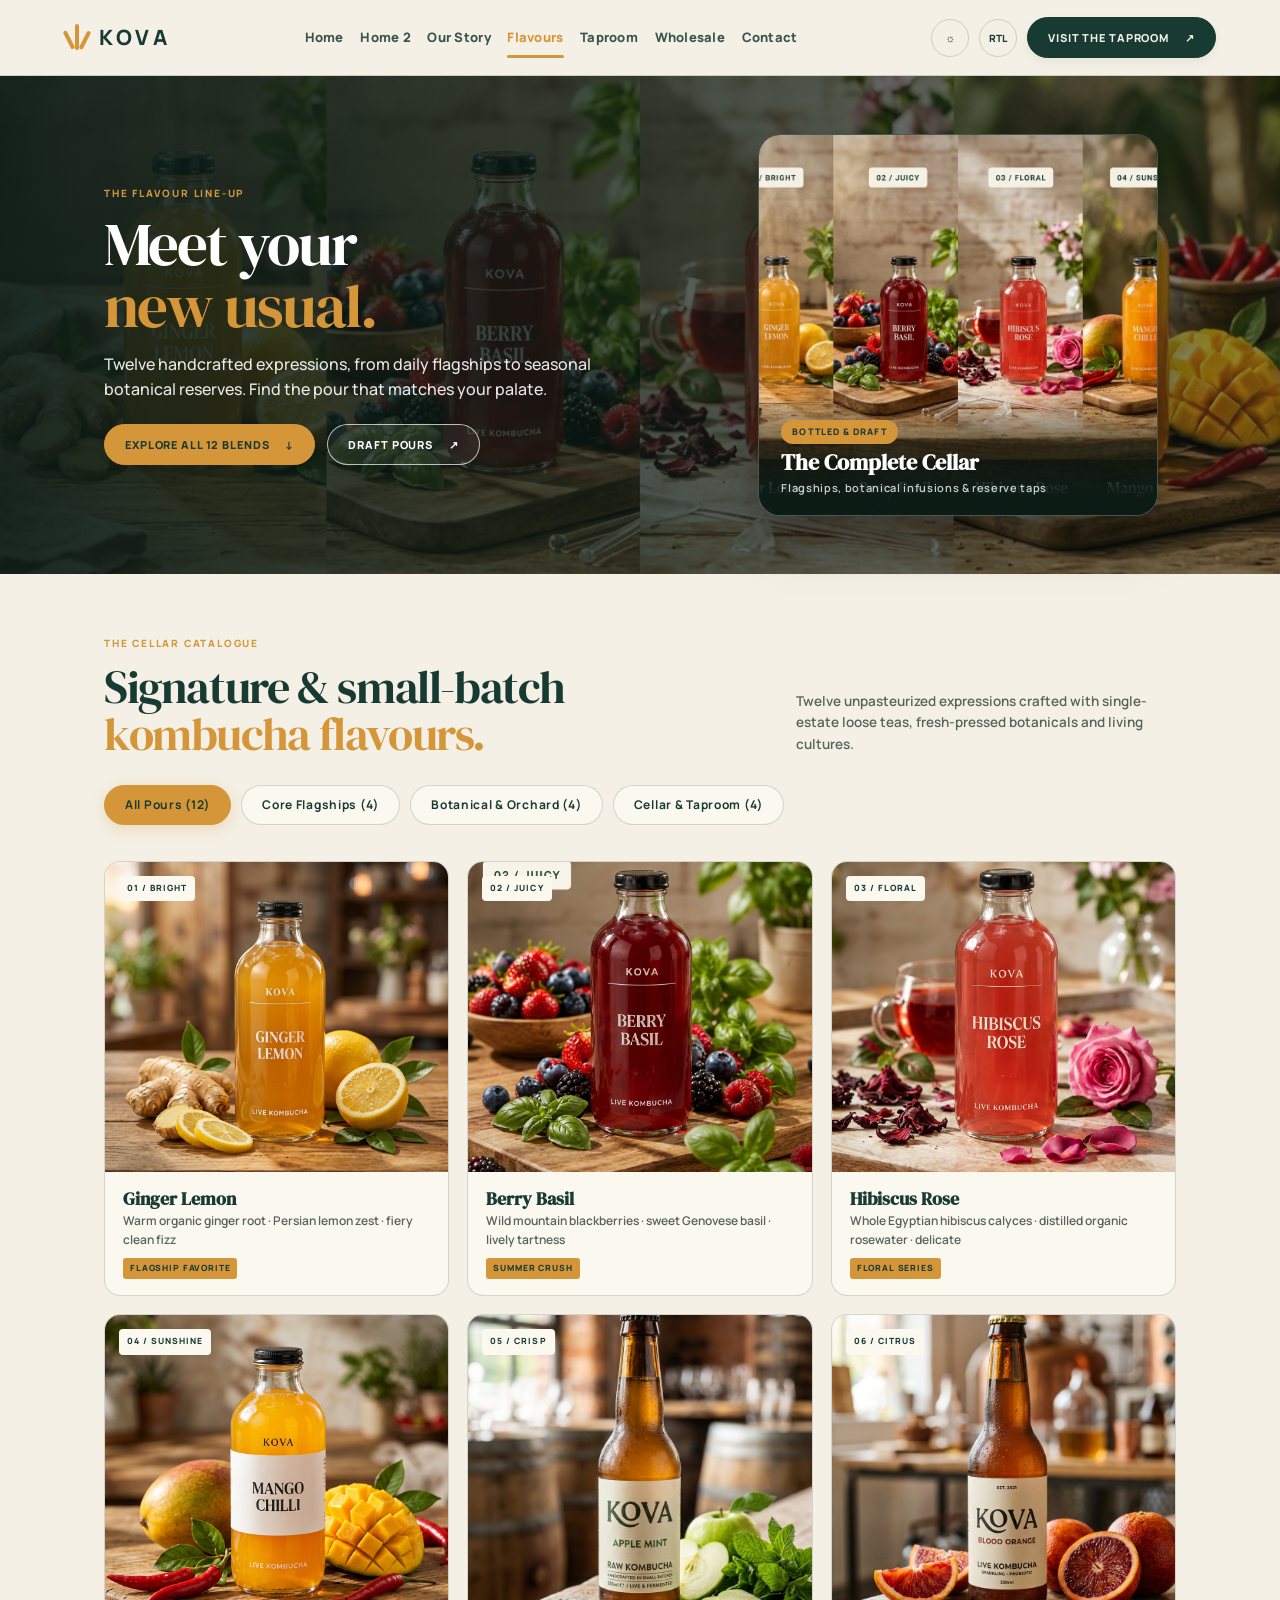
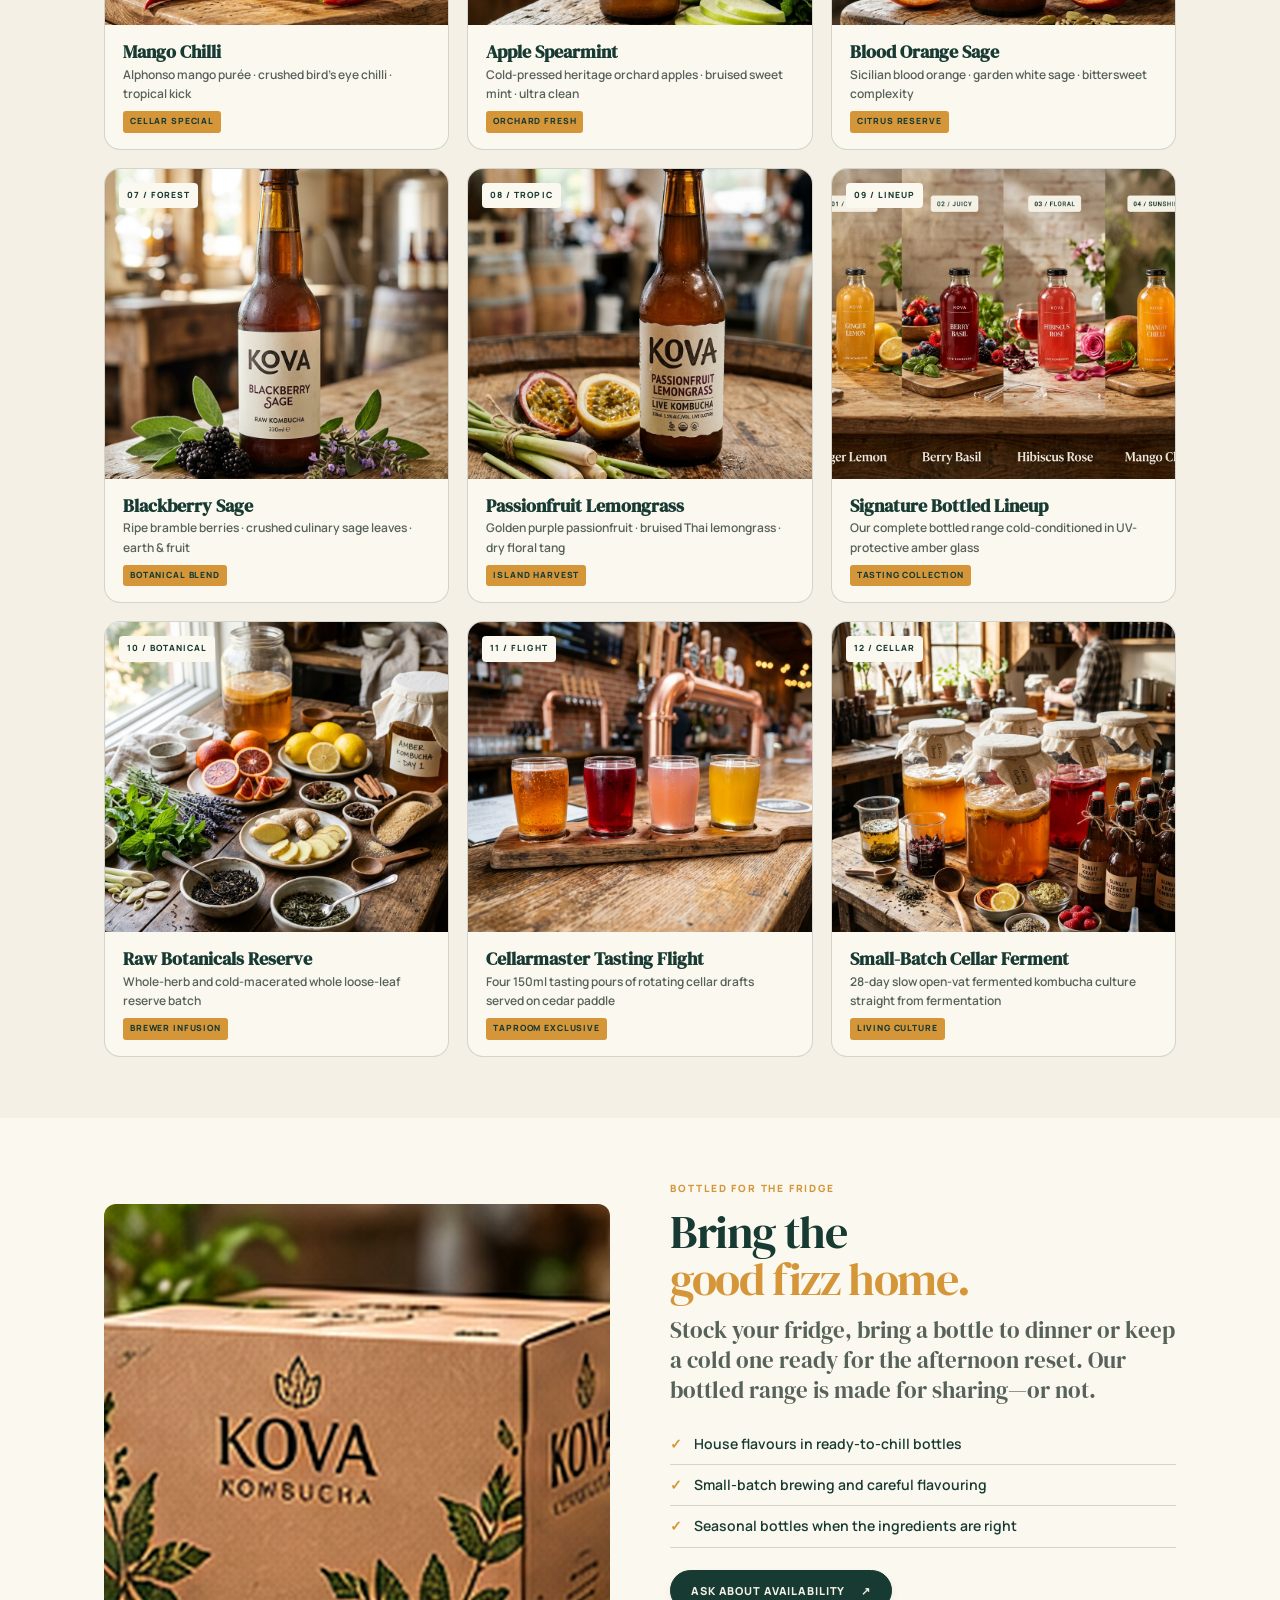
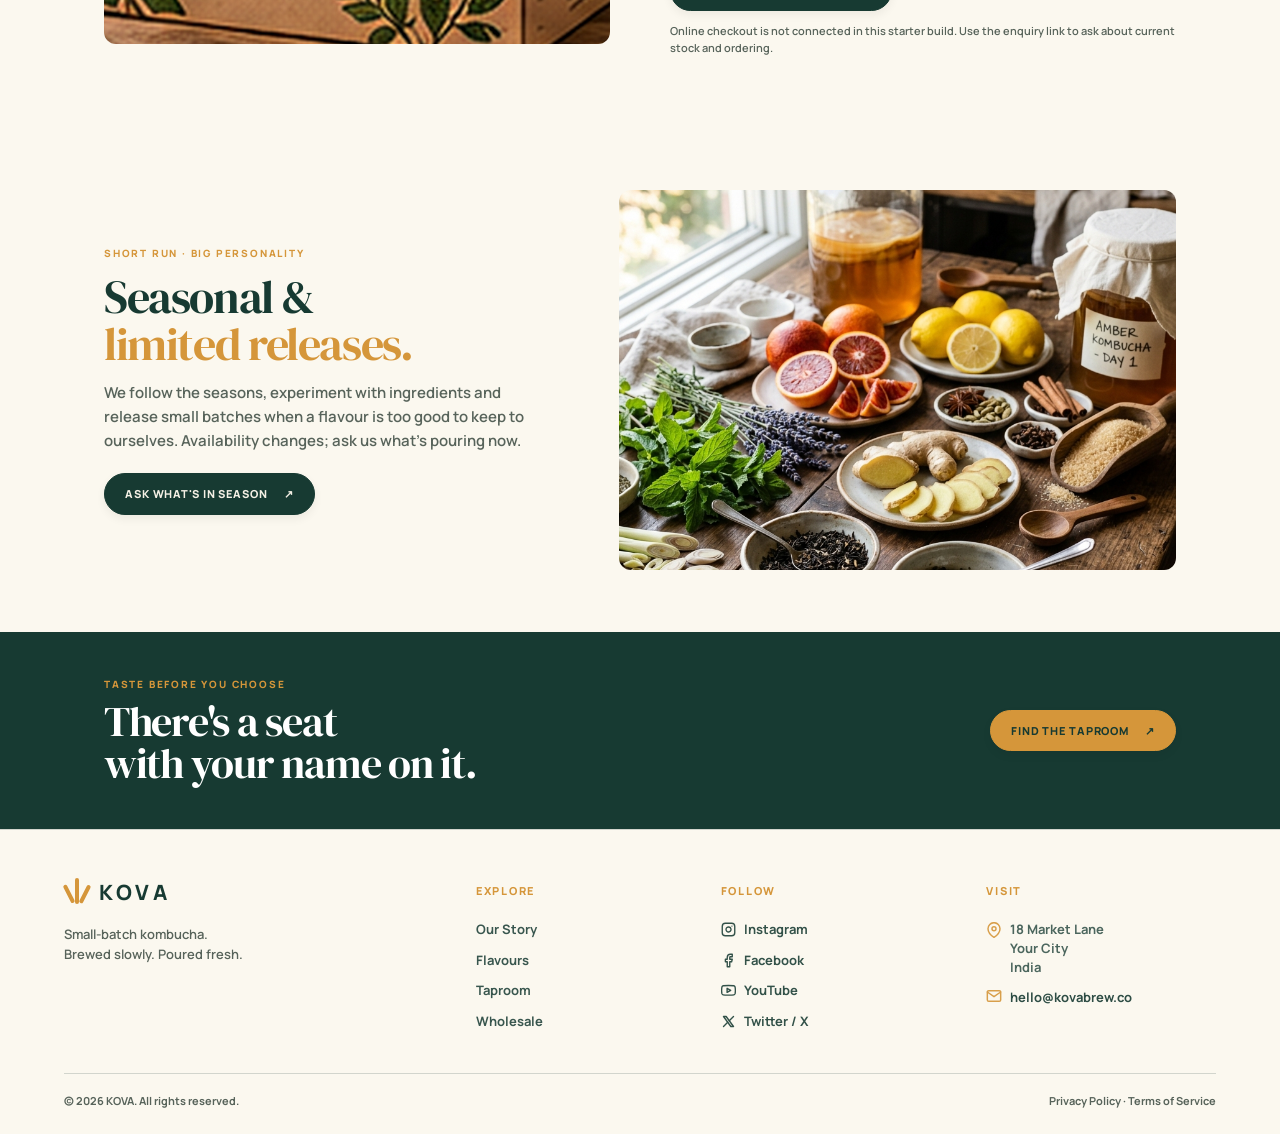
<file: products.html>
<!doctype html>
<html lang="en" data-theme="light">

<head>
  <meta charset="utf-8">
  <meta name="viewport" content="width=device-width, initial-scale=1, viewport-fit=cover">
  <meta name="theme-color" content="#f4f0e5">
  <meta name="description"
    content="KOVA small-batch kombucha — thoughtfully brewed tea, live culture and bright, real-ingredient flavours.">
  <title>Flavours & Bottles | KOVA Kombucha</title>
  <link rel="icon" type="image/svg+xml" href="favicon.svg">
  <link rel="preconnect" href="https://fonts.googleapis.com">
  <link rel="preconnect" href="https://fonts.gstatic.com" crossorigin>
  <link
    href="https://fonts.googleapis.com/css2?family=DM+Serif+Display&family=Manrope:wght@400;500;600;700;800&family=DM+Sans:wght@400;500;600;700&family=Playfair+Display:ital,wght@0,500;0,600;1,500;1,600&display=swap"
    rel="stylesheet">
  <link rel="stylesheet" href="css/styles.css">
  <style>
    /* Equal Circular Badge Shape for Theme and RTL Toggles */
    .site-header .theme-toggle,
    .site-header .rtl-toggle {
      width: 38px !important;
      height: 38px !important;
      min-width: 38px !important;
      max-width: 38px !important;
      aspect-ratio: 1 / 1 !important;
      border: 1.5px solid var(--line) !important;
      border-radius: 50% !important;
      display: inline-flex !important;
      align-items: center !important;
      justify-content: center !important;
      padding: 0 !important;
      box-sizing: border-box !important;
      flex: 0 0 38px !important;
      flex-shrink: 0 !important;
    }

    .rtl-label {
      display: inline-block;
      font-size: 10px;
      font-weight: 800;
      letter-spacing: 0;
      line-height: 1;
      text-align: center;
    }

    /* Header Responsiveness: Tablet & Mobile (300px - 1100px) */
    @media (max-width: 1100px) {
      .site-header {
        display: flex !important;
        align-items: center !important;
        justify-content: space-between !important;
        width: 100% !important;
        max-width: 100% !important;
        padding-inline: clamp(16px, 4vw, 36px) !important;
        box-sizing: border-box !important;
        position: sticky !important;
        top: 0 !important;
        z-index: 50 !important;
      }

      .site-header .brand {
        display: inline-flex !important;
        align-items: center !important;
        flex: 0 0 auto !important;
        margin-right: auto !important;
        margin-left: 0 !important;
      }

      .site-header .desktop-nav,
      .site-header .header-cta {
        display: none !important;
      }

      .site-header .header-actions {
        display: flex !important;
        align-items: center !important;
        justify-content: flex-end !important;
        margin-left: auto !important;
        margin-right: 0 !important;
        gap: 8px !important;
        flex: 0 0 auto !important;
      }

      .site-header .menu-toggle {
        display: inline-flex !important;
        align-items: center !important;
        justify-content: center !important;
        flex-direction: column !important;
        cursor: pointer !important;
        width: 38px !important;
        height: 38px !important;
        min-width: 38px !important;
        max-width: 38px !important;
        aspect-ratio: 1 / 1 !important;
        border: 1.5px solid var(--line) !important;
        border-radius: 50% !important;
        background: transparent !important;
        padding: 0 !important;
        box-sizing: border-box !important;
        flex: 0 0 38px !important;
        flex-shrink: 0 !important;
        gap: 4.5px !important;
        transition: transform .2s, border-color .2s;
      }

      .site-header .menu-toggle:hover {
        border-color: var(--accent) !important;
        transform: scale(1.05);
      }

      .site-header .menu-toggle span {
        width: 18px !important;
        height: 2px !important;
        min-height: 2px !important;
        background-color: var(--ink) !important;
        display: block !important;
        border-radius: 2px !important;
        margin: 0 !important;
        padding: 0 !important;
        flex-shrink: 0 !important;
        transition: transform .25s ease, opacity .25s ease, background-color .2s ease;
      }

      .site-header .menu-toggle:hover span {
        background-color: var(--accent) !important;
      }

      .site-header .menu-toggle[aria-expanded="true"] {
        border-color: var(--accent) !important;
      }

      .site-header .menu-toggle[aria-expanded="true"] span:nth-child(1) {
        transform: translateY(6.5px) rotate(45deg);
      }

      .site-header .menu-toggle[aria-expanded="true"] span:nth-child(2) {
        opacity: 0;
        transform: scaleX(0);
      }

      .site-header .menu-toggle[aria-expanded="true"] span:nth-child(3) {
        transform: translateY(-6.5px) rotate(-45deg);
      }

      .mobile-menu {
        position: absolute;
        display: block;
        visibility: hidden;
        opacity: 0;
        transform: translateY(-10px);
        left: 0;
        right: 0;
        top: 76px;
        background: var(--bg);
        border-bottom: 1px solid var(--line);
        padding: 20px 18px 24px;
        transition: .22s ease;
        font-family: var(--sans);
        z-index: 49;
      }

      .mobile-menu.open {
        visibility: visible;
        opacity: 1;
        transform: none;
      }

      [dir="rtl"] .site-header .brand {
        margin-left: auto !important;
        margin-right: 0 !important;
      }

      [dir="rtl"] .site-header .header-actions {
        margin-left: 0 !important;
        margin-right: auto !important;
        justify-content: flex-start !important;
      }
    }

    @media (max-width: 760px) {
      .site-header {
        height: 68px !important;
        padding-inline: 18px !important;
      }

      .site-header .header-actions {
        gap: 6px !important;
      }

      .mobile-menu {
        top: 68px !important;
      }
    }

    @media (max-width: 480px) {
      .site-header {
        padding-inline: 12px !important;
      }

      .site-header .theme-toggle,
      .site-header .rtl-toggle,
      .site-header .menu-toggle {
        width: 34px !important;
        height: 34px !important;
        min-width: 34px !important;
        max-width: 34px !important;
        aspect-ratio: 1 / 1 !important;
        border-radius: 50% !important;
        flex: 0 0 34px !important;
        font-size: 8.5px !important;
      }

      .site-header .menu-toggle span {
        width: 15px !important;
      }

      .site-header .header-actions {
        gap: 5px !important;
      }
    }
  </style>
  <script src="js/script.js" defer></script>
</head>

<body id="top">
  <a class="skip-link" href="#main">Skip to content</a>

  <header class="site-header">
    <a class="brand" href="index.html" aria-label="KOVA home">
      <span class="brand-mark" aria-hidden="true"><i></i><i></i><i></i></span>
      <span>KOVA</span>
    </a>

    <nav class="desktop-nav" aria-label="Primary navigation">
      <a href="index.html">Home</a>
      <a href="home2.html">Home 2</a>
      <a href="story.html">Our Story</a>
      <a href="products.html" class="active">Flavours</a>
      <a href="taproom.html">Taproom</a>
      <a href="wholesale.html">Wholesale</a>
      <a href="contact.html">Contact</a>
    </nav>

    <div class="header-actions">
      <button class="theme-toggle" type="button" aria-label="Switch theme" title="Switch theme">
        <span class="sun">☼</span><span class="moon">◐</span>
      </button>
      <button class="rtl-toggle" type="button" aria-label="Toggle text direction" title="Toggle RTL mode">
        <span class="rtl-label">RTL</span>
      </button>
      <a class="header-cta" href="taproom.html">Visit the Taproom <span>↗</span></a>
      <button class="menu-toggle" type="button" aria-expanded="false" aria-controls="mobile-menu"
        aria-label="Open menu">
        <span></span><span></span><span></span>
      </button>
    </div>

    <div class="mobile-menu" id="mobile-menu">
      <nav aria-label="Mobile navigation">
        <a href="index.html">Home</a>
        <a href="home2.html">Home 2</a>
        <a href="story.html">Our Story</a>
        <a href="products.html" class="active">Flavours</a>
        <a href="taproom.html">Taproom</a>
        <a href="wholesale.html">Wholesale</a>
        <a href="contact.html">Contact</a>
      </nav>
      <a class="mobile-cta" href="taproom.html">Visit the Taproom <span>↗</span></a>
      <div class="mobile-socials"><a href="contact.html">Instagram</a><a href="contact.html">Facebook</a></div>
    </div>
  </header>

  <main id="main">
    <section class="page-hero hero-products">
      <div class="hero-shade"></div>
      <div class="container hero-content">
        <div class="hero-grid">
          <div>
            <p class="eyebrow light">THE FLAVOUR LINE-UP</p>
            <h1>Meet your<br><em>new usual.</em></h1>
            <p class="hero-copy">Twelve handcrafted expressions, from daily flagships to seasonal botanical reserves.
              Find the pour that matches your palate.</p>
            <div class="button-row">
              <a class="button button-lime" href="#flavours">Explore All 12 Blends <span>↓</span></a>
              <a class="button button-ghost" href="taproom.html">Draft Pours <span>↗</span></a>
            </div>
          </div>
          <div class="hero-visual-box">
            <div class="hero-photo-showcase">
              <div class="hero-photo-pill">12 CRAFT BREWS</div>
              <div class="hero-photo-showcase-img img-new-lineup"
                style="background-image: url('images/products/lineup.jpg');" role="img"
                aria-label="The artisanal line-up of handcrafted KOVA kombucha bottles and flavours"></div>
              <div class="hero-photo-showcase-overlay">
                <div>
                  <span class="hero-showcase-badge">BOTTLED &amp; DRAFT</span>
                  <h3 class="hero-photo-showcase-title">The Complete Cellar</h3>
                  <p class="hero-photo-showcase-sub">Flagships, botanical infusions &amp; reserve taps</p>
                </div>
              </div>
            </div>
          </div>
        </div>
      </div>
    </section>

    <section class="section-pad" id="flavours">
      <div class="container">
        <div class="section-heading">
          <div>
            <p class="eyebrow">THE CELLAR CATALOGUE</p>
            <h2>Signature &amp; small-batch<br><em>kombucha flavours.</em></h2>
          </div>
          <p class="heading-note">Twelve unpasteurized expressions crafted with single-estate loose teas, fresh-pressed
            botanicals and living cultures.</p>
        </div>

        <!-- Category Filter Tabs -->
        <div class="filter-tabs" role="tablist" aria-label="Filter kombucha flavours">
          <button class="filter-btn active" type="button" data-filter="all">All Pours (12)</button>
          <button class="filter-btn" type="button" data-filter="core">Core Flagships (4)</button>
          <button class="filter-btn" type="button" data-filter="botanical">Botanical &amp; Orchard (4)</button>
          <button class="filter-btn" type="button" data-filter="reserve">Cellar &amp; Taproom (4)</button>
        </div>

        <div class="product-grid" id="productGrid">
          <!-- 01: Core Flagship -->
          <article class="product-card" data-category="core">
            <div class="product-image img-ginger" style="background-image: url('images/products/ginger-lemon.jpg');">
              <span class="product-number">01 / BRIGHT</span>
            </div>
            <div class="product-meta">
              <div>
                <h3>Ginger Lemon</h3>
                <p>Warm organic ginger root · Persian lemon zest · fiery clean fizz</p>
                <span class="tag">FLAGSHIP FAVORITE</span>
              </div>
            </div>
          </article>

          <!-- 02: Core Flagship -->
          <article class="product-card" data-category="core">
            <div class="product-image img-berry" style="background-image: url('images/products/berry-basil.jpg');">
              <span class="product-number">02 / JUICY</span>
            </div>
            <div class="product-meta">
              <div>
                <h3>Berry Basil</h3>
                <p>Wild mountain blackberries · sweet Genovese basil · lively tartness</p>
                <span class="tag">SUMMER CRUSH</span>
              </div>
            </div>
          </article>

          <!-- 03: Core Flagship -->
          <article class="product-card" data-category="core">
            <div class="product-image img-hibiscus" style="background-image: url('images/products/hibiscus-rose.jpg');">
              <span class="product-number">03 / FLORAL</span>
            </div>
            <div class="product-meta">
              <div>
                <h3>Hibiscus Rose</h3>
                <p>Whole Egyptian hibiscus calyces · distilled organic rosewater · delicate</p>
                <span class="tag">FLORAL SERIES</span>
              </div>
            </div>
          </article>

          <!-- 04: Core Flagship -->
          <article class="product-card" data-category="core">
            <div class="product-image img-mango" style="background-image: url('images/products/mango-chilli.jpg');">
              <span class="product-number">04 / SUNSHINE</span>
            </div>
            <div class="product-meta">
              <div>
                <h3>Mango Chilli</h3>
                <p>Alphonso mango purée · crushed bird's eye chilli · tropical kick</p>
                <span class="tag">CELLAR SPECIAL</span>
              </div>
            </div>
          </article>

          <!-- 05: Botanical & Orchard -->
          <article class="product-card" data-category="botanical">
            <div class="product-image img-apple-mint" style="background-image: url('images/products/apple-mint.jpg');">
              <span class="product-number">05 / CRISP</span>
            </div>
            <div class="product-meta">
              <div>
                <h3>Apple Spearmint</h3>
                <p>Cold-pressed heritage orchard apples · bruised sweet mint · ultra clean</p>
                <span class="tag">ORCHARD FRESH</span>
              </div>
            </div>
          </article>

          <!-- 06: Botanical & Orchard -->
          <article class="product-card" data-category="botanical">
            <div class="product-image img-blood-orange"
              style="background-image: url('images/products/blood-orange.jpg');">
              <span class="product-number">06 / CITRUS</span>
            </div>
            <div class="product-meta">
              <div>
                <h3>Blood Orange Sage</h3>
                <p>Sicilian blood orange · garden white sage · bittersweet complexity</p>
                <span class="tag">CITRUS RESERVE</span>
              </div>
            </div>
          </article>

          <!-- 07: Botanical & Orchard -->
          <article class="product-card" data-category="botanical">
            <div class="product-image img-blackberry-sage"
              style="background-image: url('images/products/blackberry-sage.jpg');">
              <span class="product-number">07 / FOREST</span>
            </div>
            <div class="product-meta">
              <div>
                <h3>Blackberry Sage</h3>
                <p>Ripe bramble berries · crushed culinary sage leaves · earth & fruit</p>
                <span class="tag">BOTANICAL BLEND</span>
              </div>
            </div>
          </article>

          <!-- 08: Botanical & Orchard -->
          <article class="product-card" data-category="botanical">
            <div class="product-image img-passionfruit-lemongrass"
              style="background-image: url('images/products/passionfruit-lemongrass.jpg');">
              <span class="product-number">08 / TROPIC</span>
            </div>
            <div class="product-meta">
              <div>
                <h3>Passionfruit Lemongrass</h3>
                <p>Golden purple passionfruit · bruised Thai lemongrass · dry floral tang</p>
                <span class="tag">ISLAND HARVEST</span>
              </div>
            </div>
          </article>

          <!-- 09: Cellar & Taproom -->
          <article class="product-card" data-category="reserve">
            <div class="product-image img-new-lineup" style="background-image: url('images/products/lineup.jpg');">
              <span class="product-number">09 / LINEUP</span>
            </div>
            <div class="product-meta">
              <div>
                <h3>Signature Bottled Lineup</h3>
                <p>Our complete bottled range cold-conditioned in UV-protective amber glass</p>
                <span class="tag">TASTING COLLECTION</span>
              </div>
            </div>
          </article>

          <!-- 10: Cellar & Taproom -->
          <article class="product-card" data-category="reserve">
            <div class="product-image img-botanicals"
              style="background-image: url('images/botanicals-ingredients.jpg');">
              <span class="product-number">10 / BOTANICAL</span>
            </div>
            <div class="product-meta">
              <div>
                <h3>Raw Botanicals Reserve</h3>
                <p>Whole-herb and cold-macerated whole loose-leaf reserve batch</p>
                <span class="tag">BREWER INFUSION</span>
              </div>
            </div>
          </article>

          <!-- 11: Cellar & Taproom -->
          <article class="product-card" data-category="reserve">
            <div class="product-image img-tasting-flight" style="background-image: url('images/tasting-flight.jpg');">
              <span class="product-number">11 / FLIGHT</span>
            </div>
            <div class="product-meta">
              <div>
                <h3>Cellarmaster Tasting Flight</h3>
                <p>Four 150ml tasting pours of rotating cellar drafts served on cedar paddle</p>
                <span class="tag">TAPROOM EXCLUSIVE</span>
              </div>
            </div>
          </article>

          <!-- 12: Cellar & Taproom -->
          <article class="product-card" data-category="reserve">
            <div class="product-image img-brewing" style="background-image: url('images/brewing-process.jpg');">
              <span class="product-number">12 / CELLAR</span>
            </div>
            <div class="product-meta">
              <div>
                <h3>Small-Batch Cellar Ferment</h3>
                <p>28-day slow open-vat fermented kombucha culture straight from fermentation</p>
                <span class="tag">LIVING CULTURE</span>
              </div>
            </div>
          </article>
        </div>
      </div>
    </section>

    <section class="section-pad bottled-section">
      <div class="container bottled-grid">
        <div class="bottled-photo" style="background-image: url('images/new/15_twelve_pack.jpg');" role="img"
          aria-label="Glass bottles of sparkling kombucha"></div>
        <div>
          <p class="eyebrow">BOTTLED FOR THE FRIDGE</p>
          <h2>Bring the<br><em>good fizz home.</em></h2>
          <p class="lead">Stock your fridge, bring a bottle to dinner or keep a cold one ready for the afternoon reset.
            Our bottled range is made for sharing—or not.</p>
          <ul class="check-list">
            <li>House flavours in ready-to-chill bottles</li>
            <li>Small-batch brewing and careful flavouring</li>
            <li>Seasonal bottles when the ingredients are right</li>
          </ul>
          <a class="button button-dark" href="contact.html#enquiry">Ask about availability <span>↗</span></a>
          <p class="fine-print">Online checkout is not connected in this starter build. Use the enquiry link to ask
            about current stock and ordering.</p>
        </div>
      </div>
    </section>

    <section class="section-pad seasonal-section" id="seasonal">
      <div class="container seasonal-grid">
        <div class="seasonal-copy">
          <p class="eyebrow">SHORT RUN · BIG PERSONALITY</p>
          <h2>Seasonal &<br><em>limited releases.</em></h2>
          <p>We follow the seasons, experiment with ingredients and release small batches when a flavour is too good to
            keep to ourselves. Availability changes; ask us what’s pouring now.</p>
          <a class="button button-dark" href="contact.html#enquiry">Ask what's in season <span>↗</span></a>
        </div>
        <div class="seasonal-image seasonal-image-alt"
          style="background-image: url('images/botanicals-ingredients.jpg');" role="img"
          aria-label="Fresh fruit, herbs and seasonal ingredients"></div>
      </div>
    </section>

    <section class="cta-strip">
      <div class="container cta-strip-inner">
        <div>
          <p class="eyebrow light">TASTE BEFORE YOU CHOOSE</p>
          <h2>There's a seat<br>with your name on it.</h2>
        </div>
        <a class="button button-lime" href="taproom.html">Find the taproom <span>↗</span></a>
      </div>
    </section>
  </main>

  <footer class="footer">
    <div class="footer-main">
      <div class="footer-brand">
        <a class="brand footer-logo" href="index.html">
          <span class="brand-mark" aria-hidden="true"><i></i><i></i><i></i></span>
          <span>KOVA</span>
        </a>
        <p>Small-batch kombucha.<br>Brewed slowly. Poured fresh.</p>
      </div>
      <div>
        <h4>EXPLORE</h4>
        <a href="story.html">Our Story</a>
        <a href="products.html">Flavours</a>
        <a href="taproom.html">Taproom</a>
        <a href="wholesale.html">Wholesale</a>
      </div>
      <div>
        <h4>FOLLOW</h4>
        <a href="contact.html" class="social-link">
          <svg width="15" height="15" viewBox="0 0 24 24" fill="none" stroke="currentColor" stroke-width="2.2"
            stroke-linecap="round" stroke-linejoin="round">
            <rect x="2" y="2" width="20" height="20" rx="5" ry="5" />
            <path d="M16 11.37A4 4 0 1 1 12.63 8 4 4 0 0 1 16 11.37z" />
            <line x1="17.5" y1="6.5" x2="17.51" y2="6.5" />
          </svg>
          <span>Instagram</span>
        </a>
        <a href="contact.html" class="social-link">
          <svg width="15" height="15" viewBox="0 0 24 24" fill="none" stroke="currentColor" stroke-width="2.2"
            stroke-linecap="round" stroke-linejoin="round">
            <path d="M18 2h-3a5 5 0 0 0-5 5v3H7v4h3v8h4v-8h3l1-4h-4V7a1 1 0 0 1 1-1h3z" />
          </svg>
          <span>Facebook</span>
        </a>
        <a href="contact.html" class="social-link">
          <svg width="15" height="15" viewBox="0 0 24 24" fill="none" stroke="currentColor" stroke-width="2.2"
            stroke-linecap="round" stroke-linejoin="round">
            <path
              d="M22.54 6.42a2.78 2.78 0 0 0-1.94-2C18.88 4 12 4 12 4s-6.88 0-8.6.46a2.78 2.78 0 0 0-1.94 2A29 29 0 0 0 1 11.75a29 29 0 0 0 .46 5.33A2.78 2.78 0 0 0 3.4 19c1.72.46 8.6.46 8.6.46s6.88 0 8.6-.46a2.78 2.78 0 0 0 1.94-2 29 29 0 0 0 .46-5.25 29 29 0 0 0-.46-5.33z" />
            <polygon points="9.75 15.02 15.5 11.75 9.75 8.48 9.75 15.02" />
          </svg>
          <span>YouTube</span>
        </a>
        <a href="contact.html" class="social-link">
          <svg width="15" height="15" viewBox="0 0 24 24" fill="none" stroke="currentColor" stroke-width="2.2"
            stroke-linecap="round" stroke-linejoin="round">
            <path d="M4 4l11.733 16h4.267l-11.733 -16z" />
            <path d="M4 20l6.768 -6.768m2.46 -2.46l6.772 -6.772" />
          </svg>
          <span>Twitter / X</span>
        </a>
      </div>
      <div class="footer-visit">
        <h4>VISIT</h4>
        <div class="footer-visit-item">
          <svg width="16" height="16" viewBox="0 0 24 24" fill="none" stroke="currentColor" stroke-width="2.2"
            stroke-linecap="round" stroke-linejoin="round" aria-hidden="true">
            <path d="M21 10c0 7-9 13-9 13s-9-6-9-13a9 9 0 0 1 18 0z" />
            <circle cx="12" cy="10" r="3" />
          </svg>
          <p>18 Market Lane<br>Your City<br>India</p>
        </div>
        <a href="mailto:hello@kovabrew.co" class="footer-visit-item email-link">
          <svg width="16" height="16" viewBox="0 0 24 24" fill="none" stroke="currentColor" stroke-width="2.2"
            stroke-linecap="round" stroke-linejoin="round" aria-hidden="true">
            <path d="M4 4h16c1.1 0 2 .9 2 2v12c0 1.1-.9 2-2 2H4c-1.1 0-2-.9-2-2V6c0-1.1.9-2 2-2z" />
            <polyline points="22,6 12,13 2,6" />
          </svg>
          <span>hello@kovabrew.co</span>
        </a>
      </div>
    </div>
    <div class="footer-bottom">
      <span>© 2026 KOVA. All rights reserved.</span>
      <span><a href="#">Privacy Policy</a> · <a href="#">Terms of Service</a></span>
    </div>
  </footer>

  <!-- Floating Back to Top Button -->
  <button id="floating-back-to-top" class="floating-back-top" type="button" aria-label="Back to top"
    title="Back to top">
    <span>↑</span>
  </button>

  <script>
    document.addEventListener('DOMContentLoaded', () => {
      const filterBtns = document.querySelectorAll('.filter-btn');
      const cards = document.querySelectorAll('#productGrid .product-card');

      filterBtns.forEach(btn => {
        btn.addEventListener('click', () => {
          filterBtns.forEach(b => b.classList.remove('active'));
          btn.classList.add('active');

          const filter = btn.dataset.filter;
          cards.forEach(card => {
            if (filter === 'all' || card.dataset.category === filter) {
              card.style.display = '';
              card.style.opacity = '1';
              card.style.transform = 'translateY(0)';
            } else {
              card.style.display = 'none';
            }
          });
        });
      });
    });
  </script>
</body>

</html>
</file>
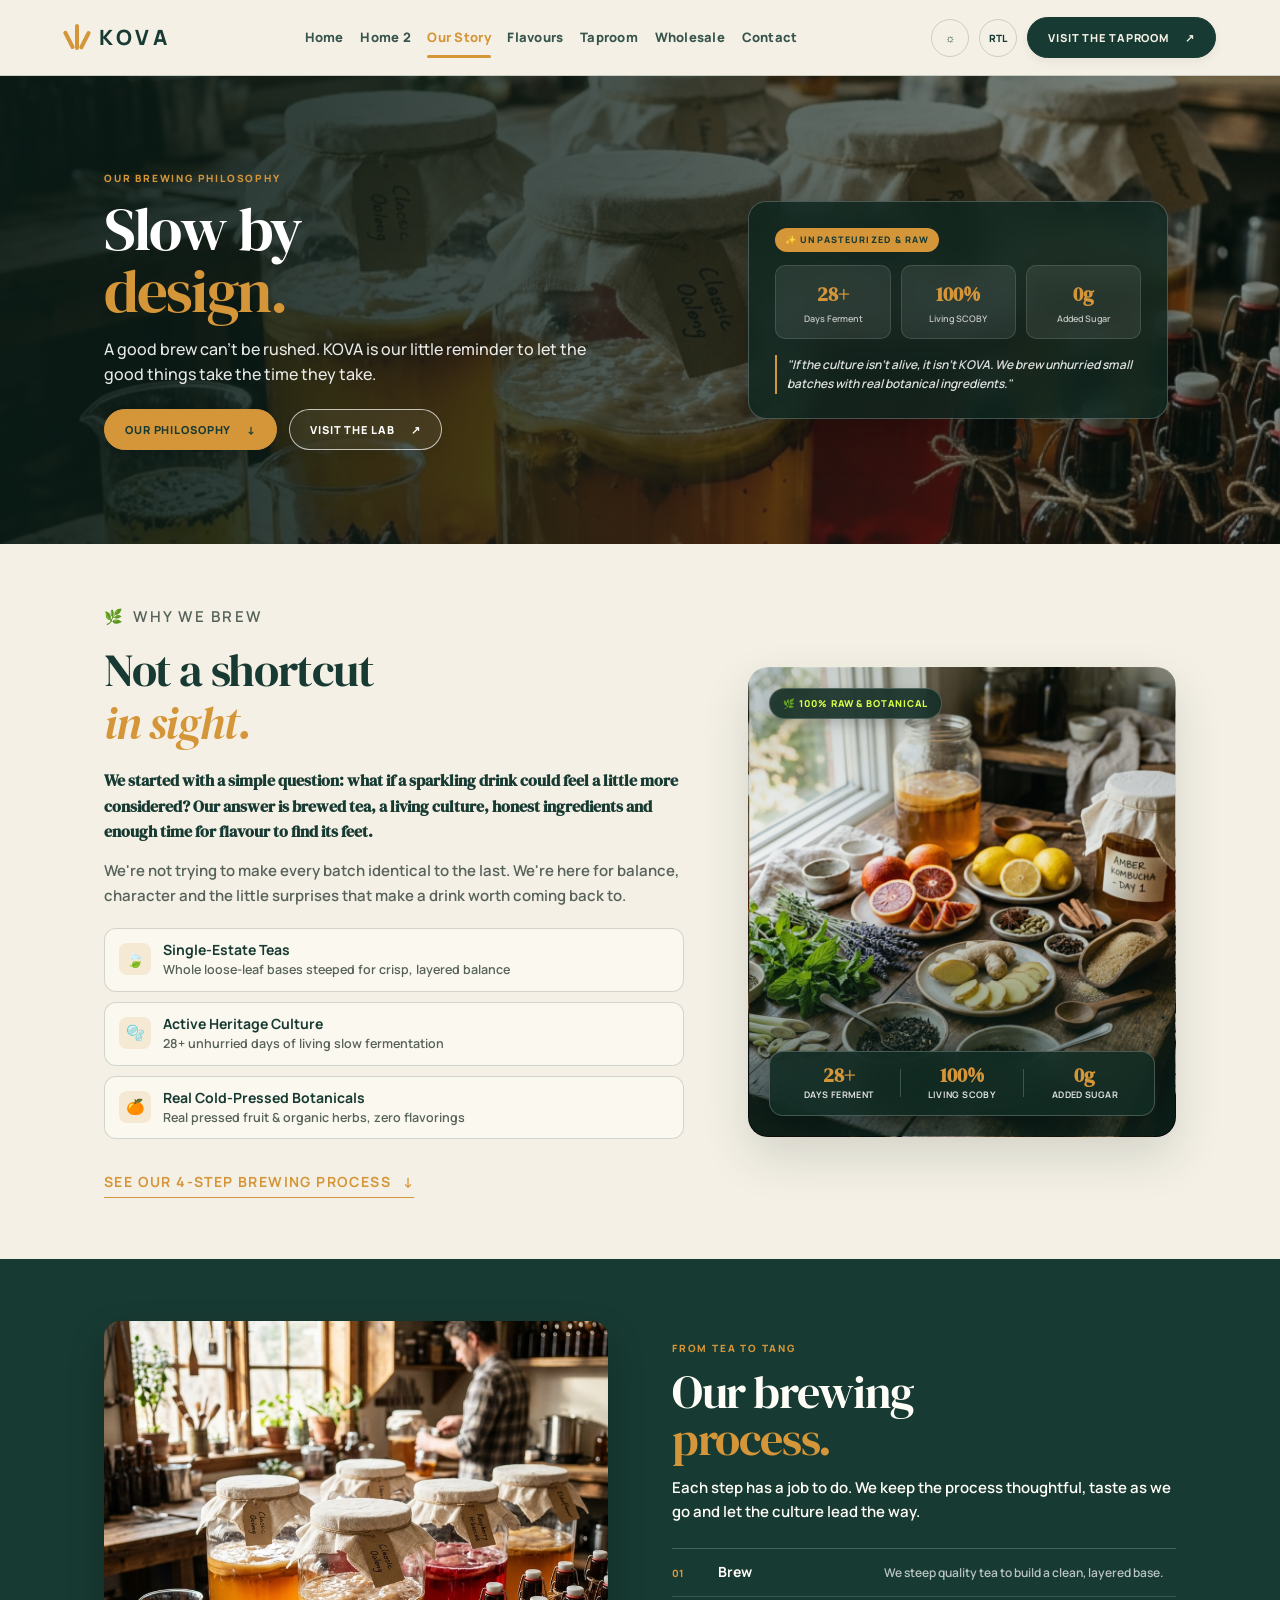
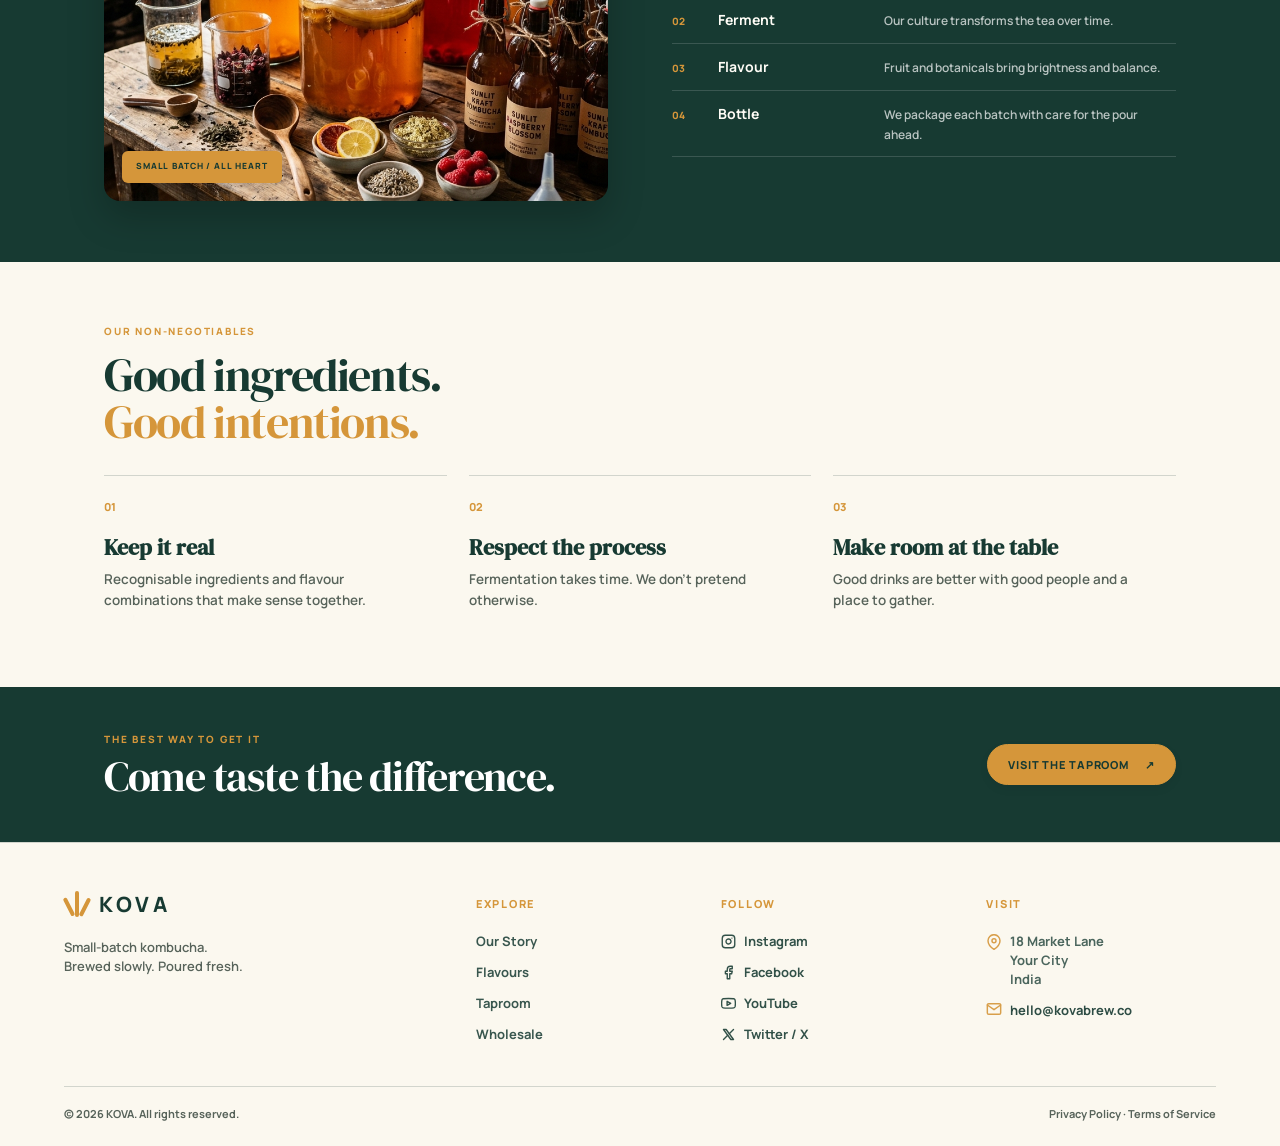
<file: story.html>
<!doctype html>
<html lang="en" data-theme="light">

<head>
  <meta charset="utf-8">
  <meta name="viewport" content="width=device-width, initial-scale=1, viewport-fit=cover">
  <meta name="theme-color" content="#f4f0e5">
  <meta name="description"
    content="KOVA small-batch kombucha — thoughtfully brewed tea, live culture and bright, real-ingredient flavours.">
  <title>Our Story | KOVA Kombucha</title>
  <link rel="icon" type="image/svg+xml" href="favicon.svg">
  <link rel="preconnect" href="https://fonts.googleapis.com">
  <link rel="preconnect" href="https://fonts.gstatic.com" crossorigin>
  <link
    href="https://fonts.googleapis.com/css2?family=DM+Serif+Display&family=Manrope:wght@400;500;600;700;800&family=DM+Sans:wght@400;500;600;700&family=Playfair+Display:ital,wght@0,500;0,600;1,500;1,600&display=swap"
    rel="stylesheet">
  <link rel="stylesheet" href="css/styles.css">
  <style>
    /* Equal Circular Badge Shape for Theme and RTL Toggles */
    .site-header .theme-toggle,
    .site-header .rtl-toggle {
      width: 38px !important;
      height: 38px !important;
      min-width: 38px !important;
      max-width: 38px !important;
      aspect-ratio: 1 / 1 !important;
      border: 1.5px solid var(--line) !important;
      border-radius: 50% !important;
      display: inline-flex !important;
      align-items: center !important;
      justify-content: center !important;
      padding: 0 !important;
      box-sizing: border-box !important;
      flex: 0 0 38px !important;
      flex-shrink: 0 !important;
    }

    .rtl-label {
      display: inline-block;
      font-size: 10px;
      font-weight: 800;
      letter-spacing: 0;
      line-height: 1;
      text-align: center;
    }

    /* Header Responsiveness: Tablet & Mobile (300px - 1100px) */
    @media (max-width: 1100px) {
      .site-header {
        display: flex !important;
        align-items: center !important;
        justify-content: space-between !important;
        width: 100% !important;
        max-width: 100% !important;
        padding-inline: clamp(16px, 4vw, 36px) !important;
        box-sizing: border-box !important;
        position: sticky !important;
        top: 0 !important;
        z-index: 50 !important;
      }

      .site-header .brand {
        display: inline-flex !important;
        align-items: center !important;
        flex: 0 0 auto !important;
        margin-right: auto !important;
        margin-left: 0 !important;
      }

      .site-header .desktop-nav,
      .site-header .header-cta {
        display: none !important;
      }

      .site-header .header-actions {
        display: flex !important;
        align-items: center !important;
        justify-content: flex-end !important;
        margin-left: auto !important;
        margin-right: 0 !important;
        gap: 8px !important;
        flex: 0 0 auto !important;
      }

      .site-header .menu-toggle {
        display: inline-flex !important;
        align-items: center !important;
        justify-content: center !important;
        flex-direction: column !important;
        cursor: pointer !important;
        width: 38px !important;
        height: 38px !important;
        min-width: 38px !important;
        max-width: 38px !important;
        aspect-ratio: 1 / 1 !important;
        border: 1.5px solid var(--line) !important;
        border-radius: 50% !important;
        background: transparent !important;
        padding: 0 !important;
        box-sizing: border-box !important;
        flex: 0 0 38px !important;
        flex-shrink: 0 !important;
        gap: 4.5px !important;
        transition: transform .2s, border-color .2s;
      }

      .site-header .menu-toggle:hover {
        border-color: var(--accent) !important;
        transform: scale(1.05);
      }

      .site-header .menu-toggle span {
        width: 18px !important;
        height: 2px !important;
        min-height: 2px !important;
        background-color: var(--ink) !important;
        display: block !important;
        border-radius: 2px !important;
        margin: 0 !important;
        padding: 0 !important;
        flex-shrink: 0 !important;
        transition: transform .25s ease, opacity .25s ease, background-color .2s ease;
      }

      .site-header .menu-toggle:hover span {
        background-color: var(--accent) !important;
      }

      .site-header .menu-toggle[aria-expanded="true"] {
        border-color: var(--accent) !important;
      }

      .site-header .menu-toggle[aria-expanded="true"] span:nth-child(1) {
        transform: translateY(6.5px) rotate(45deg);
      }

      .site-header .menu-toggle[aria-expanded="true"] span:nth-child(2) {
        opacity: 0;
        transform: scaleX(0);
      }

      .site-header .menu-toggle[aria-expanded="true"] span:nth-child(3) {
        transform: translateY(-6.5px) rotate(-45deg);
      }

      .mobile-menu {
        position: absolute;
        display: block;
        visibility: hidden;
        opacity: 0;
        transform: translateY(-10px);
        left: 0;
        right: 0;
        top: 76px;
        background: var(--bg);
        border-bottom: 1px solid var(--line);
        padding: 20px 18px 24px;
        transition: .22s ease;
        font-family: var(--sans);
        z-index: 49;
      }

      .mobile-menu.open {
        visibility: visible;
        opacity: 1;
        transform: none;
      }

      [dir="rtl"] .site-header .brand {
        margin-left: auto !important;
        margin-right: 0 !important;
      }

      [dir="rtl"] .site-header .header-actions {
        margin-left: 0 !important;
        margin-right: auto !important;
        justify-content: flex-start !important;
      }
    }

    @media (max-width: 760px) {
      .site-header {
        height: 68px !important;
        padding-inline: 18px !important;
      }

      .site-header .header-actions {
        gap: 6px !important;
      }

      .mobile-menu {
        top: 68px !important;
      }
    }

    @media (max-width: 480px) {
      .site-header {
        padding-inline: 12px !important;
      }

      .site-header .theme-toggle,
      .site-header .rtl-toggle,
      .site-header .menu-toggle {
        width: 34px !important;
        height: 34px !important;
        min-width: 34px !important;
        max-width: 34px !important;
        aspect-ratio: 1 / 1 !important;
        border-radius: 50% !important;
        flex: 0 0 34px !important;
        font-size: 8.5px !important;
      }

      .site-header .menu-toggle span {
        width: 15px !important;
      }

      .site-header .header-actions {
        gap: 5px !important;
      }
    }

    /* Story Intro Layout & Alignment Overrides */
    .story-intro {
      display: grid !important;
      grid-template-columns: 1.15fr 0.85fr !important;
      gap: clamp(32px, 5vw, 64px) !important;
      align-items: center !important;
      width: 100% !important;
      margin-inline: auto !important;
    }

    .story-copy {
      display: flex;
      flex-direction: column;
      gap: 14px;
      max-width: 580px;
    }

    .story-copy .eyebrow {
      display: inline-flex;
      align-items: center;
      gap: 8px;
      margin-bottom: 0;
      color: var(--accent);
      font-size: 11px;
      font-weight: 800;
      letter-spacing: 0.15em;
    }

    .story-copy h2 {
      margin-top: 0;
      margin-bottom: 4px;
      font-family: var(--serif);
      font-size: clamp(32px, 3.8vw, 46px);
      line-height: 1.15;
      color: var(--ink);
    }

    .story-copy h2 em {
      color: var(--accent);
      font-style: italic;
    }

    .story-copy .lead {
      font-size: clamp(15.5px, 1.25vw, 17px);
      line-height: 1.6;
      color: var(--ink);
      font-weight: 600;
      margin: 0;
    }

    .story-copy p {
      margin: 0;
      color: var(--muted);
      line-height: 1.65;
      font-size: 15px;
    }

    /* Craft Philosophy Pillars */
    .story-pillars {
      display: grid;
      grid-template-columns: 1fr;
      gap: 10px;
      margin-top: 6px;
      margin-bottom: 4px;
    }

    .story-pillar-item {
      display: flex;
      align-items: flex-start;
      gap: 12px;
      padding: 12px 14px;
      background: var(--surface);
      border: 1px solid var(--line);
      border-radius: 12px;
      transition: transform .22s ease, border-color .22s ease, box-shadow .22s ease;
    }

    .story-pillar-item:hover {
      transform: translateY(-2px);
      border-color: var(--accent);
      box-shadow: 0 8px 20px rgba(18, 43, 35, 0.08);
    }

    .story-pillar-item .pillar-icon {
      display: inline-flex;
      align-items: center;
      justify-content: center;
      width: 32px;
      height: 32px;
      background: rgba(213, 150, 58, 0.15);
      border-radius: 8px;
      font-size: 15px;
      flex-shrink: 0;
    }

    .story-pillar-item strong {
      display: block;
      font-size: 14px;
      font-weight: 700;
      color: var(--ink);
      line-height: 1.3;
    }

    .story-pillar-item span {
      display: block;
      font-size: 12.5px;
      color: var(--muted);
      line-height: 1.4;
      margin-top: 2px;
    }

    .story-cta-row {
      margin-top: 4px;
    }

    .story-cta-row .text-link {
      display: inline-flex;
      align-items: center;
      gap: 6px;
      color: var(--accent);
      font-weight: 700;
      font-size: 14px;
      transition: gap .2s ease, color .2s ease;
    }

    .story-cta-row .text-link:hover {
      gap: 10px;
      color: var(--ink);
    }

    /* Upgraded Story Photo Media Card */
    .story-photo-wrapper {
      position: relative;
      width: 100%;
    }

    .story-photo {
      position: relative;
      width: 100%;
      height: clamp(380px, 42vw, 470px) !important;
      background: url('images/botanicals-ingredients.jpg') center/cover !important;
      border-radius: 20px !important;
      overflow: hidden;
      border: 1px solid var(--line);
      box-shadow: 0 20px 48px rgba(18, 43, 35, 0.14);
      display: flex;
      flex-direction: column;
      justify-content: space-between;
      padding: 20px;
      box-sizing: border-box;
      transition: transform .35s ease, box-shadow .35s ease;
    }

    .story-photo:hover {
      transform: translateY(-4px);
      box-shadow: 0 26px 56px rgba(18, 43, 35, 0.2);
    }

    .story-photo::before {
      content: '';
      position: absolute;
      inset: 0;
      background: linear-gradient(180deg, rgba(16, 43, 35, 0.22) 0%, rgba(16, 43, 35, 0.04) 45%, rgba(16, 43, 35, 0.72) 100%);
      pointer-events: none;
      z-index: 1;
    }

    .story-photo .photo-badge {
      position: relative;
      z-index: 2;
      align-self: flex-start;
      display: inline-flex;
      align-items: center;
      gap: 6px;
      background: rgba(16, 43, 35, 0.88);
      color: var(--lime);
      border: 1px solid rgba(255, 255, 255, 0.2);
      padding: 7px 13px;
      border-radius: 999px;
      font-size: 9.5px;
      font-weight: 800;
      letter-spacing: 0.1em;
      text-transform: uppercase;
      backdrop-filter: blur(10px);
      -webkit-backdrop-filter: blur(10px);
      box-shadow: 0 4px 14px rgba(0, 0, 0, 0.22);
    }

    .story-photo .story-photo-card {
      position: relative;
      z-index: 2;
      background: rgba(16, 43, 35, 0.88);
      border: 1px solid rgba(255, 255, 255, 0.22);
      border-radius: 14px;
      padding: 12px 18px;
      backdrop-filter: blur(12px);
      -webkit-backdrop-filter: blur(12px);
      box-shadow: 0 12px 30px rgba(0, 0, 0, 0.3);
      display: grid;
      grid-template-columns: 1fr auto 1fr auto 1fr;
      align-items: center;
      gap: 10px;
      width: 100%;
      box-sizing: border-box;
    }

    .story-photo-card .stat-item {
      text-align: center;
    }

    .story-photo-card .stat-item strong {
      display: block;
      font-family: var(--serif);
      font-size: 20px;
      line-height: 1.1;
      color: var(--accent);
    }

    .story-photo-card .stat-item small {
      display: block;
      font-size: 9px;
      font-weight: 700;
      color: rgba(255, 255, 255, 0.85);
      margin-top: 2px;
      white-space: nowrap;
      text-transform: uppercase;
      letter-spacing: 0.04em;
    }

    .story-photo-card .stat-divider {
      width: 1px;
      height: 28px;
      background: rgba(255, 255, 255, 0.2);
    }

    /* Responsive Breakdown for Story Section */
    @media (max-width: 960px) {
      .story-intro {
        grid-template-columns: 1fr !important;
        gap: 36px !important;
      }

      .story-copy {
        max-width: 100%;
      }

      .story-pillars {
        grid-template-columns: repeat(auto-fit, minmax(220px, 1fr));
      }

      .story-photo {
        height: 360px !important;
      }
    }

    @media (max-width: 600px) {
      .story-pillars {
        grid-template-columns: 1fr;
      }

      .story-photo {
        height: 310px !important;
        padding: 14px;
      }

      .story-photo .story-photo-card {
        padding: 10px 12px;
        gap: 6px;
      }

      .story-photo-card .stat-item strong {
        font-size: 17px;
      }

      .story-photo-card .stat-item small {
        font-size: 8px;
      }
    }

    /* RTL Direction Overrides */
    [dir="rtl"] .story-photo .photo-badge {
      align-self: flex-start;
    }

    [dir="rtl"] .story-pillar-item {
      direction: rtl;
    }

    [dir="rtl"] .story-cta-row .text-link span {
      display: inline-block;
      transform: scaleX(-1);
    }

    /* Footer Visit Section Alignment Fix */
    .footer-visit {
      display: flex;
      flex-direction: column;
      align-items: flex-start;
    }

    .footer-visit-item,
    .footer-main>div:not(.footer-brand) a.footer-visit-item {
      display: flex !important;
      align-items: flex-start !important;
      gap: 8px !important;
      margin: 6px 0 !important;
      color: var(--ink) !important;
      opacity: .9 !important;
      font-size: 13px !important;
      font-weight: 700 !important;
      line-height: 1.45 !important;
      text-decoration: none !important;
      width: fit-content !important;
    }

    .footer-visit-item svg {
      color: var(--accent) !important;
      flex-shrink: 0 !important;
      width: 16px !important;
      min-width: 16px !important;
      height: 16px !important;
      margin-top: 2px !important;
    }

    .footer-visit-item p {
      margin: 0 !important;
      line-height: 1.45 !important;
      font-size: 13px !important;
      font-weight: 700 !important;
      color: var(--ink) !important;
      text-align: start !important;
    }

    .footer-visit-item.email-link {
      display: inline-flex !important;
      align-items: center !important;
      transition: color .2s ease, transform .2s ease, opacity .2s ease !important;
    }

    .footer-visit-item.email-link svg {
      margin-top: 0 !important;
    }

    .footer-visit-item.email-link span {
      display: inline-block !important;
      line-height: 1.45 !important;
      font-size: 13px !important;
      font-weight: 700 !important;
    }

    .footer-visit-item.email-link:hover {
      color: var(--accent) !important;
      opacity: 1 !important;
      transform: translateX(4px);
    }

    [dir="rtl"] .footer-visit-item.email-link:hover {
      transform: translateX(-4px);
    }

    /* Brewing Process Photo */
    .process-photo,
    .process-photo-alt {
      background-image: url('images/brewing-process.jpg') !important;
      border-radius: 16px !important;
      box-shadow: 0 16px 36px rgba(0, 0, 0, 0.22);
    }
  </style>
  <script src="js/script.js" defer></script>
</head>

<body id="top">
  <a class="skip-link" href="#main">Skip to content</a>

  <header class="site-header">
    <a class="brand" href="index.html" aria-label="KOVA home">
      <span class="brand-mark" aria-hidden="true"><i></i><i></i><i></i></span>
      <span>KOVA</span>
    </a>

    <nav class="desktop-nav" aria-label="Primary navigation">
      <a href="index.html">Home</a>
      <a href="home2.html">Home 2</a>
      <a href="story.html" class="active">Our Story</a>
      <a href="products.html">Flavours</a>
      <a href="taproom.html">Taproom</a>
      <a href="wholesale.html">Wholesale</a>
      <a href="contact.html">Contact</a>
    </nav>

    <div class="header-actions">
      <button class="theme-toggle" type="button" aria-label="Switch theme" title="Switch theme">
        <span class="sun">☼</span><span class="moon">◐</span>
      </button>
      <button class="rtl-toggle" type="button" aria-label="Toggle text direction" title="Toggle RTL mode">
        <span class="rtl-label">RTL</span>
      </button>
      <a class="header-cta" href="taproom.html">Visit the Taproom <span>↗</span></a>
      <button class="menu-toggle" type="button" aria-expanded="false" aria-controls="mobile-menu"
        aria-label="Open menu">
        <span></span><span></span><span></span>
      </button>
    </div>

    <div class="mobile-menu" id="mobile-menu">
      <nav aria-label="Mobile navigation">
        <a href="index.html">Home</a>
        <a href="home2.html">Home 2</a>
        <a href="story.html" class="active">Our Story</a>
        <a href="products.html">Flavours</a>
        <a href="taproom.html">Taproom</a>
        <a href="wholesale.html">Wholesale</a>
        <a href="contact.html">Contact</a>
      </nav>
      <a class="mobile-cta" href="taproom.html">Visit the Taproom <span>↗</span></a>
      <div class="mobile-socials"><a href="contact.html">Instagram</a><a href="contact.html">Facebook</a></div>
    </div>
  </header>

  <main id="main">
    <section class="page-hero hero-story">
      <div class="hero-shade"></div>
      <div class="container hero-content">
        <div class="hero-grid">
          <div>
            <p class="eyebrow light">OUR BREWING PHILOSOPHY</p>
            <h1>Slow by<br><em>design.</em></h1>
            <p class="hero-copy">A good brew can't be rushed. KOVA is our little reminder to let the good things take
              the time they take.</p>
            <div class="button-row">
              <a class="button button-lime" href="#philosophy">Our Philosophy <span>↓</span></a>
              <a class="button button-ghost" href="taproom.html">Visit The Lab <span>↗</span></a>
            </div>
          </div>
          <div class="hero-visual-box">
            <div class="hero-feature-card">
              <span class="card-badge">✨ UNPASTEURIZED &amp; RAW</span>
              <div class="story-stat-pills">
                <div class="stat-pill">
                  <strong>28+</strong>
                  <small>Days Ferment</small>
                </div>
                <div class="stat-pill">
                  <strong>100%</strong>
                  <small>Living SCOBY</small>
                </div>
                <div class="stat-pill">
                  <strong>0g</strong>
                  <small>Added Sugar</small>
                </div>
              </div>
              <p class="story-note">"If the culture isn't alive, it isn't KOVA. We brew unhurried small batches with
                real botanical ingredients."</p>
            </div>
          </div>
        </div>
      </div>
    </section>

    <section class="section-pad" id="philosophy">
      <div class="container intro-grid story-intro">
        <div class="story-copy">
          <p class="eyebrow"><span aria-hidden="true">🌿</span> WHY WE BREW</p>
          <h2>Not a shortcut<br><em>in sight.</em></h2>
          <p class="lead">We started with a simple question: what if a sparkling drink could feel a little more
            considered? Our answer is brewed tea, a living culture, honest ingredients and enough time for flavour to
            find its feet.</p>
          <p>We're not trying to make every batch identical to the last. We're here for balance, character and the
            little surprises that make a drink worth coming back to.</p>

          <div class="story-pillars">
            <div class="story-pillar-item">
              <span class="pillar-icon" aria-hidden="true">🍃</span>
              <div>
                <strong>Single-Estate Teas</strong>
                <span>Whole loose-leaf bases steeped for crisp, layered balance</span>
              </div>
            </div>
            <div class="story-pillar-item">
              <span class="pillar-icon" aria-hidden="true">🫧</span>
              <div>
                <strong>Active Heritage Culture</strong>
                <span>28+ unhurried days of living slow fermentation</span>
              </div>
            </div>
            <div class="story-pillar-item">
              <span class="pillar-icon" aria-hidden="true">🍊</span>
              <div>
                <strong>Real Cold-Pressed Botanicals</strong>
                <span>Real pressed fruit &amp; organic herbs, zero flavorings</span>
              </div>
            </div>
          </div>

          <div class="story-cta-row">
            <a class="text-link" href="#process">See our 4-step brewing process <span>↓</span></a>
          </div>
        </div>

        <div class="story-photo-wrapper">
          <div class="story-photo" role="img"
            aria-label="Fresh organic loose-leaf tea, botanicals, citrus, ginger, spices and live kombucha culture">
            <span class="photo-badge">🌿 100% RAW &amp; BOTANICAL</span>
            <div class="story-photo-card">
              <div class="stat-item">
                <strong>28+</strong>
                <small>Days Ferment</small>
              </div>
              <div class="stat-divider" aria-hidden="true"></div>
              <div class="stat-item">
                <strong>100%</strong>
                <small>Living SCOBY</small>
              </div>
              <div class="stat-divider" aria-hidden="true"></div>
              <div class="stat-item">
                <strong>0g</strong>
                <small>Added Sugar</small>
              </div>
            </div>
          </div>
        </div>
      </div>
    </section>

    <section class="process-section section-pad" id="process">
      <div class="container process-layout">
        <div class="process-photo process-photo-alt" role="img"
          aria-label="Small-batch kombucha brewing jars with living SCOBY culture, steeped tea, botanicals and bottles">
        </div>
        <div class="process-copy">
          <p class="eyebrow light">FROM TEA TO TANG</p>
          <h2>Our brewing<br><em>process.</em></h2>
          <p>Each step has a job to do. We keep the process thoughtful, taste as we go and let the culture lead the way.
          </p>
          <div class="process-steps">
            <div><span>01</span><b>Brew</b><small>We steep quality tea to build a clean, layered base.</small></div>
            <div><span>02</span><b>Ferment</b><small>Our culture transforms the tea over time.</small></div>
            <div><span>03</span><b>Flavour</b><small>Fruit and botanicals bring brightness and balance.</small></div>
            <div><span>04</span><b>Bottle</b><small>We package each batch with care for the pour ahead.</small></div>
          </div>
        </div>
      </div>
    </section>

    <section class="values-section section-pad">
      <div class="container">
        <p class="eyebrow">OUR NON-NEGOTIABLES</p>
        <h2>Good ingredients.<br><em>Good intentions.</em></h2>
        <div class="values-grid">
          <article>
            <span>01</span>
            <h3>Keep it real</h3>
            <p>Recognisable ingredients and flavour combinations that make sense together.</p>
          </article>
          <article>
            <span>02</span>
            <h3>Respect the process</h3>
            <p>Fermentation takes time. We don't pretend otherwise.</p>
          </article>
          <article>
            <span>03</span>
            <h3>Make room at the table</h3>
            <p>Good drinks are better with good people and a place to gather.</p>
          </article>
        </div>
      </div>
    </section>

    <section class="cta-strip">
      <div class="container cta-strip-inner">
        <div>
          <p class="eyebrow light">THE BEST WAY TO GET IT</p>
          <h2>Come taste the difference.</h2>
        </div>
        <a class="button button-lime" href="taproom.html">Visit the taproom <span>↗</span></a>
      </div>
    </section>
  </main>

  <footer class="footer">
    <div class="footer-main">
      <div class="footer-brand">
        <a class="brand footer-logo" href="index.html">
          <span class="brand-mark" aria-hidden="true"><i></i><i></i><i></i></span>
          <span>KOVA</span>
        </a>
        <p>Small-batch kombucha.<br>Brewed slowly. Poured fresh.</p>
      </div>
      <div>
        <h4>EXPLORE</h4>
        <a href="story.html">Our Story</a>
        <a href="products.html">Flavours</a>
        <a href="taproom.html">Taproom</a>
        <a href="wholesale.html">Wholesale</a>
      </div>
      <div>
        <h4>FOLLOW</h4>
        <a href="contact.html" class="social-link">
          <svg width="15" height="15" viewBox="0 0 24 24" fill="none" stroke="currentColor" stroke-width="2.2"
            stroke-linecap="round" stroke-linejoin="round">
            <rect x="2" y="2" width="20" height="20" rx="5" ry="5" />
            <path d="M16 11.37A4 4 0 1 1 12.63 8 4 4 0 0 1 16 11.37z" />
            <line x1="17.5" y1="6.5" x2="17.51" y2="6.5" />
          </svg>
          <span>Instagram</span>
        </a>
        <a href="contact.html" class="social-link">
          <svg width="15" height="15" viewBox="0 0 24 24" fill="none" stroke="currentColor" stroke-width="2.2"
            stroke-linecap="round" stroke-linejoin="round">
            <path d="M18 2h-3a5 5 0 0 0-5 5v3H7v4h3v8h4v-8h3l1-4h-4V7a1 1 0 0 1 1-1h3z" />
          </svg>
          <span>Facebook</span>
        </a>
        <a href="contact.html" class="social-link">
          <svg width="15" height="15" viewBox="0 0 24 24" fill="none" stroke="currentColor" stroke-width="2.2"
            stroke-linecap="round" stroke-linejoin="round">
            <path
              d="M22.54 6.42a2.78 2.78 0 0 0-1.94-2C18.88 4 12 4 12 4s-6.88 0-8.6.46a2.78 2.78 0 0 0-1.94 2A29 29 0 0 0 1 11.75a29 29 0 0 0 .46 5.33A2.78 2.78 0 0 0 3.4 19c1.72.46 8.6.46 8.6.46s6.88 0 8.6-.46a2.78 2.78 0 0 0 1.94-2 29 29 0 0 0 .46-5.25 29 29 0 0 0-.46-5.33z" />
            <polygon points="9.75 15.02 15.5 11.75 9.75 8.48 9.75 15.02" />
          </svg>
          <span>YouTube</span>
        </a>
        <a href="contact.html" class="social-link">
          <svg width="15" height="15" viewBox="0 0 24 24" fill="none" stroke="currentColor" stroke-width="2.2"
            stroke-linecap="round" stroke-linejoin="round">
            <path d="M4 4l11.733 16h4.267l-11.733 -16z" />
            <path d="M4 20l6.768 -6.768m2.46 -2.46l6.772 -6.772" />
          </svg>
          <span>Twitter / X</span>
        </a>
      </div>
      <div class="footer-visit">
        <h4>VISIT</h4>
        <div class="footer-visit-item">
          <svg width="16" height="16" viewBox="0 0 24 24" fill="none" stroke="currentColor" stroke-width="2.2"
            stroke-linecap="round" stroke-linejoin="round" aria-hidden="true">
            <path d="M21 10c0 7-9 13-9 13s-9-6-9-13a9 9 0 0 1 18 0z" />
            <circle cx="12" cy="10" r="3" />
          </svg>
          <p>18 Market Lane<br>Your City<br>India</p>
        </div>
        <a href="mailto:hello@kovabrew.co" class="footer-visit-item email-link">
          <svg width="16" height="16" viewBox="0 0 24 24" fill="none" stroke="currentColor" stroke-width="2.2"
            stroke-linecap="round" stroke-linejoin="round" aria-hidden="true">
            <path d="M4 4h16c1.1 0 2 .9 2 2v12c0 1.1-.9 2-2 2H4c-1.1 0-2-.9-2-2V6c0-1.1.9-2 2-2z" />
            <polyline points="22,6 12,13 2,6" />
          </svg>
          <span>hello@kovabrew.co</span>
        </a>
      </div>
    </div>
    <div class="footer-bottom">
      <span>© 2026 KOVA. All rights reserved.</span>
      <span><a href="#">Privacy Policy</a> · <a href="#">Terms of Service</a></span>
    </div>
  </footer>

  <!-- Floating Back to Top Button -->
  <button id="floating-back-to-top" class="floating-back-top" type="button" aria-label="Back to top"
    title="Back to top">
    <span>↑</span>
  </button>
</body>

</html>
</file>
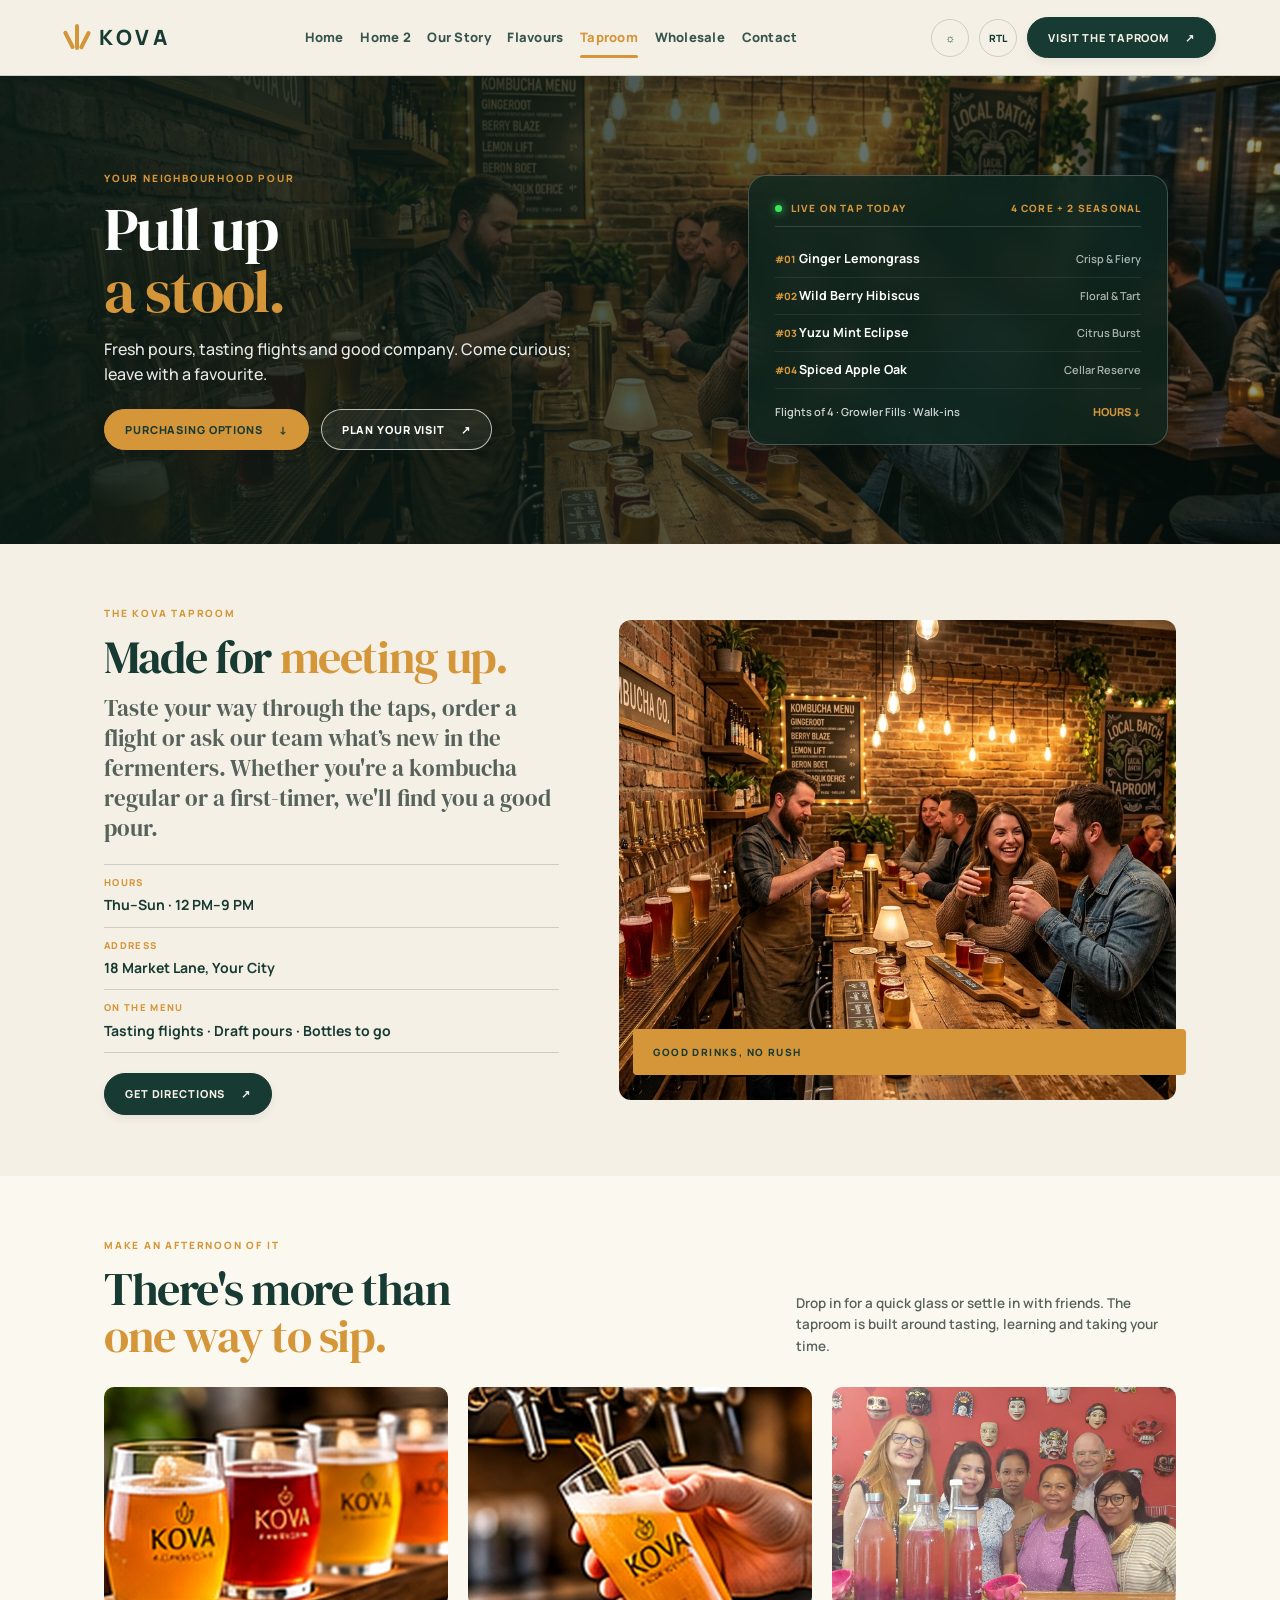
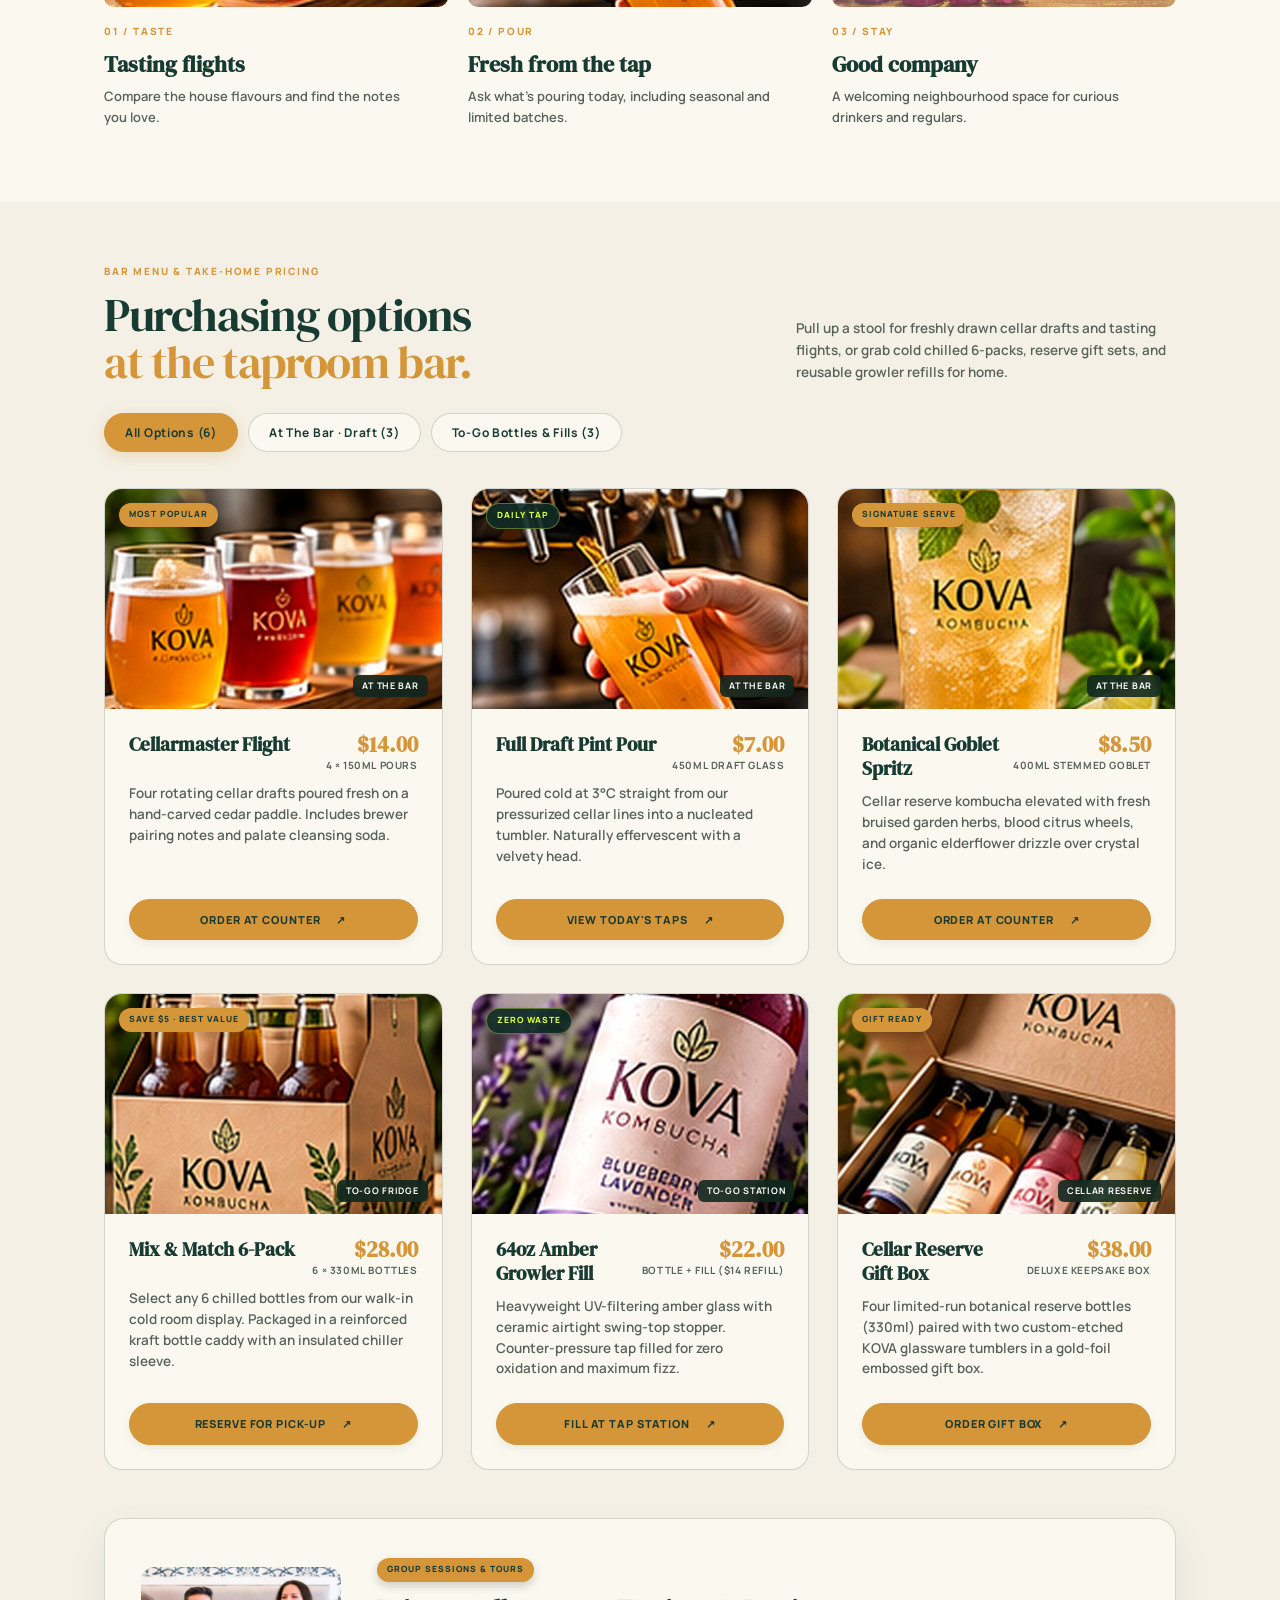
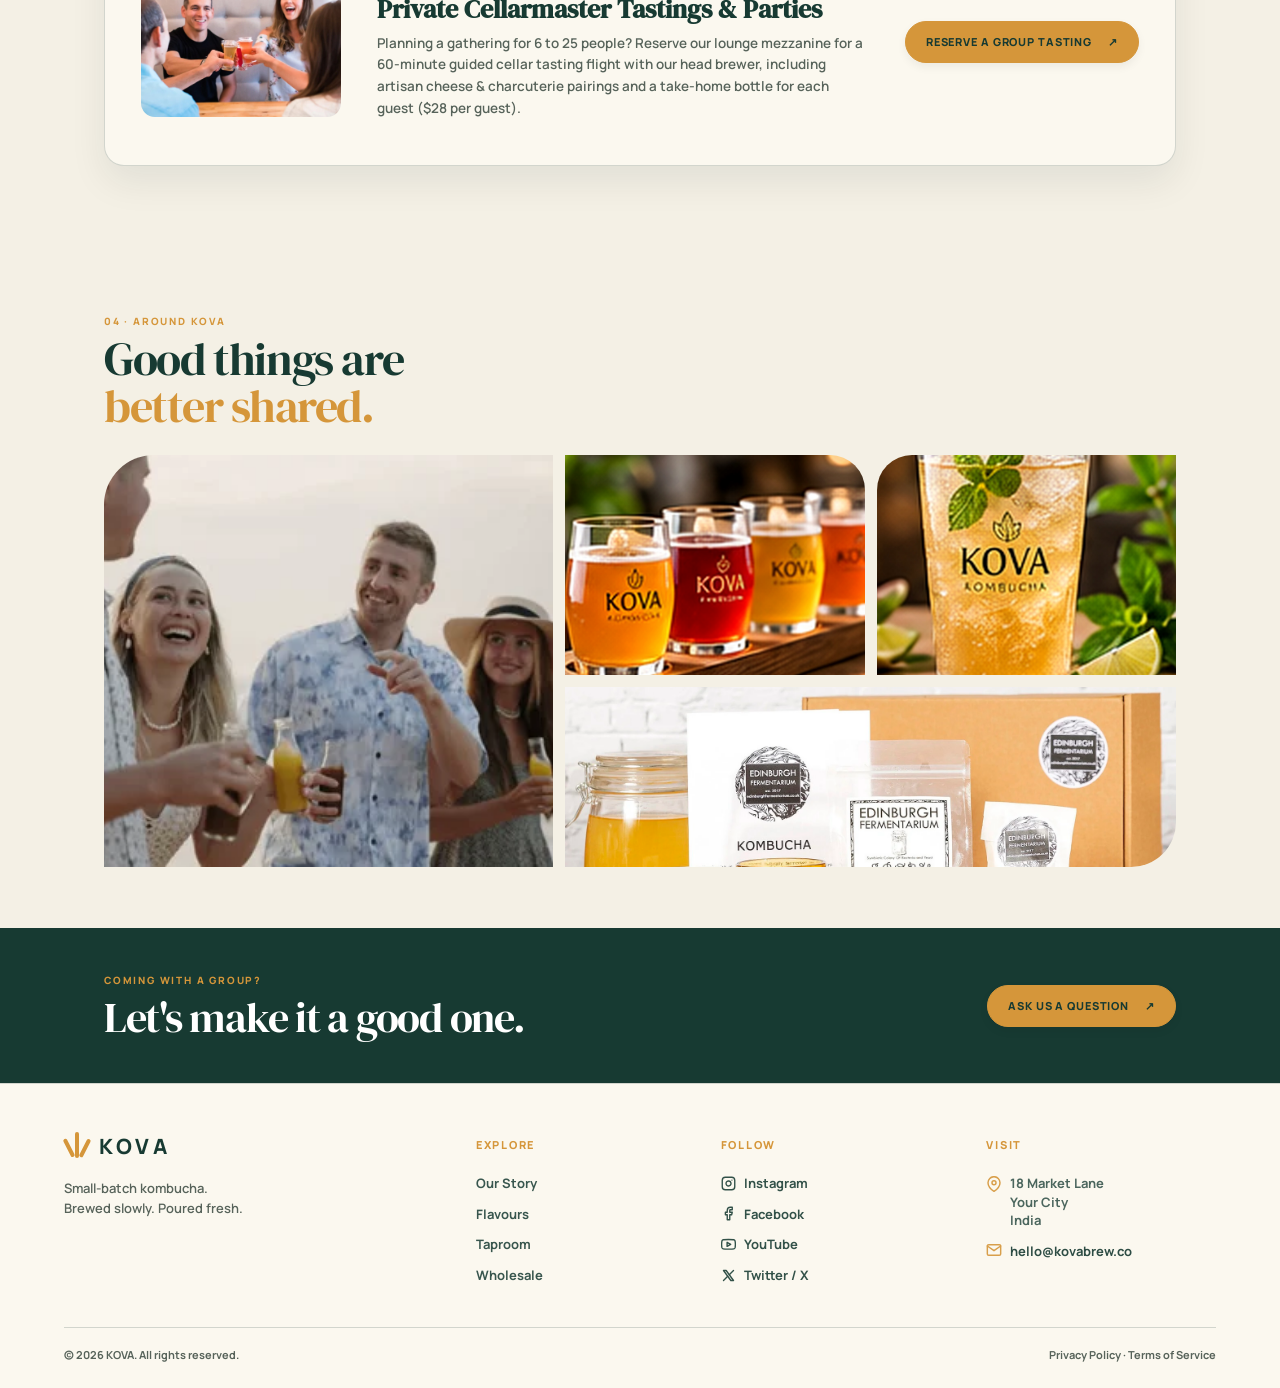
<file: taproom.html>
<!doctype html>
<html lang="en" data-theme="light">

<head>
  <meta charset="utf-8">
  <meta name="viewport" content="width=device-width, initial-scale=1, viewport-fit=cover">
  <meta name="theme-color" content="#f4f0e5">
  <meta name="description"
    content="KOVA small-batch kombucha — thoughtfully brewed tea, live culture and bright, real-ingredient flavours.">
  <title>Taproom | KOVA Kombucha</title>
  <link rel="icon" type="image/svg+xml" href="favicon.svg">
  <link rel="preconnect" href="https://fonts.googleapis.com">
  <link rel="preconnect" href="https://fonts.gstatic.com" crossorigin>
  <link
    href="https://fonts.googleapis.com/css2?family=DM+Serif+Display&family=Manrope:wght@400;500;600;700;800&family=DM+Sans:wght@400;500;600;700&family=Playfair+Display:ital,wght@0,500;0,600;1,500;1,600&display=swap"
    rel="stylesheet">
  <link rel="stylesheet" href="css/styles.css">
  <style>
    /* Equal Circular Badge Shape for Theme and RTL Toggles */
    .site-header .theme-toggle,
    .site-header .rtl-toggle {
      width: 38px !important;
      height: 38px !important;
      min-width: 38px !important;
      max-width: 38px !important;
      aspect-ratio: 1 / 1 !important;
      border: 1.5px solid var(--line) !important;
      border-radius: 50% !important;
      display: inline-flex !important;
      align-items: center !important;
      justify-content: center !important;
      padding: 0 !important;
      box-sizing: border-box !important;
      flex: 0 0 38px !important;
      flex-shrink: 0 !important;
    }

    .rtl-label {
      display: inline-block;
      font-size: 10px;
      font-weight: 800;
      letter-spacing: 0;
      line-height: 1;
      text-align: center;
    }

    /* Header Responsiveness: Tablet & Mobile (300px - 1100px) */
    @media (max-width: 1100px) {
      .site-header {
        display: flex !important;
        align-items: center !important;
        justify-content: space-between !important;
        width: 100% !important;
        max-width: 100% !important;
        padding-inline: clamp(16px, 4vw, 36px) !important;
        box-sizing: border-box !important;
        position: sticky !important;
        top: 0 !important;
        z-index: 50 !important;
      }

      .site-header .brand {
        display: inline-flex !important;
        align-items: center !important;
        flex: 0 0 auto !important;
        margin-right: auto !important;
        margin-left: 0 !important;
      }

      .site-header .desktop-nav,
      .site-header .header-cta {
        display: none !important;
      }

      .site-header .header-actions {
        display: flex !important;
        align-items: center !important;
        justify-content: flex-end !important;
        margin-left: auto !important;
        margin-right: 0 !important;
        gap: 8px !important;
        flex: 0 0 auto !important;
      }

      .site-header .menu-toggle {
        display: inline-flex !important;
        align-items: center !important;
        justify-content: center !important;
        flex-direction: column !important;
        cursor: pointer !important;
        width: 38px !important;
        height: 38px !important;
        min-width: 38px !important;
        max-width: 38px !important;
        aspect-ratio: 1 / 1 !important;
        border: 1.5px solid var(--line) !important;
        border-radius: 50% !important;
        background: transparent !important;
        padding: 0 !important;
        box-sizing: border-box !important;
        flex: 0 0 38px !important;
        flex-shrink: 0 !important;
        gap: 4.5px !important;
        transition: transform .2s, border-color .2s;
      }

      .site-header .menu-toggle:hover {
        border-color: var(--accent) !important;
        transform: scale(1.05);
      }

      .site-header .menu-toggle span {
        width: 18px !important;
        height: 2px !important;
        min-height: 2px !important;
        background-color: var(--ink) !important;
        display: block !important;
        border-radius: 2px !important;
        margin: 0 !important;
        padding: 0 !important;
        flex-shrink: 0 !important;
        transition: transform .25s ease, opacity .25s ease, background-color .2s ease;
      }

      .site-header .menu-toggle:hover span {
        background-color: var(--accent) !important;
      }

      .site-header .menu-toggle[aria-expanded="true"] {
        border-color: var(--accent) !important;
      }

      .site-header .menu-toggle[aria-expanded="true"] span:nth-child(1) {
        transform: translateY(6.5px) rotate(45deg);
      }

      .site-header .menu-toggle[aria-expanded="true"] span:nth-child(2) {
        opacity: 0;
        transform: scaleX(0);
      }

      .site-header .menu-toggle[aria-expanded="true"] span:nth-child(3) {
        transform: translateY(-6.5px) rotate(-45deg);
      }

      .mobile-menu {
        position: absolute;
        display: block;
        visibility: hidden;
        opacity: 0;
        transform: translateY(-10px);
        left: 0;
        right: 0;
        top: 76px;
        background: var(--bg);
        border-bottom: 1px solid var(--line);
        padding: 20px 18px 24px;
        transition: .22s ease;
        font-family: var(--sans);
        z-index: 49;
      }

      .mobile-menu.open {
        visibility: visible;
        opacity: 1;
        transform: none;
      }

      [dir="rtl"] .site-header .brand {
        margin-left: auto !important;
        margin-right: 0 !important;
      }

      [dir="rtl"] .site-header .header-actions {
        margin-left: 0 !important;
        margin-right: auto !important;
        justify-content: flex-start !important;
      }
    }

    @media (max-width: 760px) {
      .site-header {
        height: 68px !important;
        padding-inline: 18px !important;
      }

      .mobile-menu {
        top: 68px !important;
      }
    }

    @media (max-width: 480px) {
      .site-header {
        padding-inline: 12px !important;
      }

      .site-header .theme-toggle,
      .site-header .rtl-toggle,
      .site-header .menu-toggle {
        width: 34px !important;
        height: 34px !important;
        min-width: 34px !important;
        max-width: 34px !important;
        aspect-ratio: 1 / 1 !important;
        border-radius: 50% !important;
        flex: 0 0 34px !important;
        font-size: 8.5px !important;
      }

      .site-header .menu-toggle span {
        width: 15px !important;
      }

      .site-header .header-actions {
        gap: 5px !important;
      }
    }

    /* Gallery Section & Strict Left-Aligned Heading */
    .gallery-wrapper {
      width: 100% !important;
      margin-top: clamp(10px, 3vw, 24px);
    }

    .gallery-head {
      display: flex !important;
      flex-direction: column !important;
      align-items: flex-start !important;
      justify-content: flex-start !important;
      text-align: left !important;
      gap: 6px !important;
      margin-bottom: 26px !important;
      width: 100% !important;
    }

    .gallery-head .eyebrow {
      text-align: left !important;
      align-self: flex-start !important;
      margin: 0 !important;
    }

    .gallery-head h2 {
      text-align: left !important;
      align-self: flex-start !important;
      margin: 0 !important;
    }
  </style>
  <script src="js/script.js" defer></script>
</head>

<body id="top">
  <a class="skip-link" href="#main">Skip to content</a>

  <header class="site-header">
    <a class="brand" href="index.html" aria-label="KOVA home">
      <span class="brand-mark" aria-hidden="true"><i></i><i></i><i></i></span>
      <span>KOVA</span>
    </a>

    <nav class="desktop-nav" aria-label="Primary navigation">
      <a href="index.html">Home</a>
      <a href="home2.html">Home 2</a>
      <a href="story.html">Our Story</a>
      <a href="products.html">Flavours</a>
      <a href="taproom.html" class="active">Taproom</a>
      <a href="wholesale.html">Wholesale</a>
      <a href="contact.html">Contact</a>
    </nav>

    <div class="header-actions">
      <button class="theme-toggle" type="button" aria-label="Switch theme" title="Switch theme">
        <span class="sun">☼</span><span class="moon">◐</span>
      </button>
      <button class="rtl-toggle" type="button" aria-label="Toggle text direction" title="Toggle RTL mode">
        <span class="rtl-label">RTL</span>
      </button>
      <a class="header-cta" href="taproom.html">Visit the Taproom <span>↗</span></a>
      <button class="menu-toggle" type="button" aria-expanded="false" aria-controls="mobile-menu"
        aria-label="Open menu">
        <span></span><span></span><span></span>
      </button>
    </div>

    <div class="mobile-menu" id="mobile-menu">
      <nav aria-label="Mobile navigation">
        <a href="index.html">Home</a>
        <a href="home2.html">Home 2</a>
        <a href="story.html">Our Story</a>
        <a href="products.html">Flavours</a>
        <a href="taproom.html" class="active">Taproom</a>
        <a href="wholesale.html">Wholesale</a>
        <a href="contact.html">Contact</a>
      </nav>
      <a class="mobile-cta" href="taproom.html">Visit the Taproom <span>↗</span></a>
      <div class="mobile-socials"><a href="contact.html">Instagram</a><a href="contact.html">Facebook</a></div>
    </div>
  </header>

  <main id="main">
    <section class="page-hero hero-taproom">
      <div class="hero-shade"></div>
      <div class="container hero-content">
        <div class="hero-grid">
          <div>
            <p class="eyebrow light">YOUR NEIGHBOURHOOD POUR</p>
            <h1>Pull up<br><em>a stool.</em></h1>
            <p class="hero-copy">Fresh pours, tasting flights and good company. Come curious; leave with a favourite.
            </p>
            <div class="button-row">
              <a class="button button-lime" href="#purchasing">Purchasing Options <span>↓</span></a>
              <a class="button button-ghost" href="#visit">Plan Your Visit <span>↗</span></a>
            </div>
          </div>
          <div class="hero-visual-box">
            <div class="hero-feature-card">
              <div class="board-header">
                <span><i class="live-dot"></i> LIVE ON TAP TODAY</span>
                <span>4 CORE + 2 SEASONAL</span>
              </div>
              <div class="tap-row">
                <span class="tap-num">#01</span>
                <span class="tap-name">Ginger Lemongrass</span>
                <span class="tap-abv">Crisp &amp; Fiery</span>
              </div>
              <div class="tap-row">
                <span class="tap-num">#02</span>
                <span class="tap-name">Wild Berry Hibiscus</span>
                <span class="tap-abv">Floral &amp; Tart</span>
              </div>
              <div class="tap-row">
                <span class="tap-num">#03</span>
                <span class="tap-name">Yuzu Mint Eclipse</span>
                <span class="tap-abv">Citrus Burst</span>
              </div>
              <div class="tap-row">
                <span class="tap-num">#04</span>
                <span class="tap-name">Spiced Apple Oak</span>
                <span class="tap-abv">Cellar Reserve</span>
              </div>
              <div class="board-footer">
                <span>Flights of 4 · Growler Fills · Walk-ins</span>
                <a class="board-link" href="#visit">Hours <span>↓</span></a>
              </div>
            </div>
          </div>
        </div>
      </div>
    </section>

    <section class="section-pad" id="visit">
      <div class="container visit-grid">
        <div>
          <p class="eyebrow">THE KOVA TAPROOM</p>
          <h2>Made for <em>meeting up.</em></h2>
          <p class="lead">Taste your way through the taps, order a flight or ask our team what’s new in the fermenters.
            Whether you're a kombucha regular or a first-timer, we'll find you a good pour.</p>
          <div class="visit-details">
            <div><span>HOURS</span><b>Thu–Sun · 12 PM–9 PM</b></div>
            <div><span>ADDRESS</span><b>18 Market Lane, Your City</b></div>
            <div><span>ON THE MENU</span><b>Tasting flights · Draft pours · Bottles to go</b></div>
          </div>
          <a class="button button-dark" href="contact.html#where">Get directions <span>↗</span></a>
        </div>
        <div class="taproom-interior" role="img" aria-label="Taproom counter with draft taps and seating">
          <span class="image-note">GOOD DRINKS, NO RUSH</span>
        </div>
      </div>
    </section>

    <section class="section-pad taproom-offer">
      <div class="container">
        <div class="section-heading">
          <div>
            <p class="eyebrow">MAKE AN AFTERNOON OF IT</p>
            <h2>There's more than<br><em>one way to sip.</em></h2>
          </div>
          <p class="heading-note">Drop in for a quick glass or settle in with friends. The taproom is built around
            tasting, learning and taking your time.</p>
        </div>
        <div class="offer-grid">
          <article>
            <div class="offer-image offer-flight" role="img" aria-label="Tasting flight of drinks"></div>
            <p class="eyebrow">01 / TASTE</p>
            <h3>Tasting flights</h3>
            <p>Compare the house flavours and find the notes you love.</p>
          </article>
          <article>
            <div class="offer-image offer-taps" role="img" aria-label="Draft taps at a bar"></div>
            <p class="eyebrow">02 / POUR</p>
            <h3>Fresh from the tap</h3>
            <p>Ask what’s pouring today, including seasonal and limited batches.</p>
          </article>
          <article>
            <div class="offer-image offer-people" role="img" aria-label="Friends enjoying a relaxed café gathering">
            </div>
            <p class="eyebrow">03 / STAY</p>
            <h3>Good company</h3>
            <p>A welcoming neighbourhood space for curious drinkers and regulars.</p>
          </article>
        </div>
      </div>
    </section>

    <!-- Taproom Purchasing Options Section -->
    <section class="section-pad purchasing-section" id="purchasing">
      <div class="container">
        <div class="section-heading">
          <div>
            <p class="eyebrow">BAR MENU &amp; TAKE-HOME PRICING</p>
            <h2>Purchasing options<br><em>at the taproom bar.</em></h2>
          </div>
          <p class="heading-note">Pull up a stool for freshly drawn cellar drafts and tasting flights, or grab cold
            chilled 6-packs, reserve gift sets, and reusable growler refills for home.</p>
        </div>

        <!-- Filter Tabs for Taproom -->
        <div class="filter-tabs" role="tablist" aria-label="Filter purchasing options">
          <button class="filter-btn active" type="button" data-filter="all">All Options (6)</button>
          <button class="filter-btn" type="button" data-filter="draft">At The Bar · Draft (3)</button>
          <button class="filter-btn" type="button" data-filter="togo">To-Go Bottles &amp; Fills (3)</button>
        </div>

        <div class="purchasing-grid" id="taproomPurchasingGrid">
          <!-- Option 01: Tasting Flight -->
          <article class="purchase-card" data-category="draft">
            <div class="purchase-card-img img-flight-samplers"
              style="background-image: url('images/new/21_flight_samplers.jpg');" role="img"
              aria-label="Tasting flight of 4 artisanal kombucha pours on wooden board">
              <span class="purchase-badge">MOST POPULAR</span>
              <span class="purchase-cat-pill">AT THE BAR</span>
            </div>
            <div class="purchase-card-body">
              <div class="purchase-title-row">
                <h3>Cellarmaster Flight</h3>
                <div class="purchase-price-tag">
                  <span class="purchase-price-amount">$14.00</span>
                  <span class="purchase-price-unit">4 × 150ml Pours</span>
                </div>
              </div>
              <p class="purchase-desc">Four rotating cellar drafts poured fresh on a hand-carved cedar paddle. Includes
                brewer pairing notes and palate cleansing soda.</p>
              <div class="purchase-actions">
                <a class="button button-lime" href="#visit">Order at Counter <span>↗</span></a>
              </div>
            </div>
          </article>

          <!-- Option 02: Draft Pint -->
          <article class="purchase-card" data-category="draft">
            <div class="purchase-card-img img-tap-pouring"
              style="background-image: url('images/new/19_tap_pouring.jpg');" role="img"
              aria-label="Cold kombucha poured fresh from stainless steel tap">
              <span class="purchase-badge purchase-badge-subtle">DAILY TAP</span>
              <span class="purchase-cat-pill">AT THE BAR</span>
            </div>
            <div class="purchase-card-body">
              <div class="purchase-title-row">
                <h3>Full Draft Pint Pour</h3>
                <div class="purchase-price-tag">
                  <span class="purchase-price-amount">$7.00</span>
                  <span class="purchase-price-unit">450ml Draft Glass</span>
                </div>
              </div>
              <p class="purchase-desc">Poured cold at 3°C straight from our pressurized cellar lines into a nucleated
                tumbler. Naturally effervescent with a velvety head.</p>
              <div class="purchase-actions">
                <a class="button button-lime" href="products.html">View Today's Taps <span>↗</span></a>
              </div>
            </div>
          </article>

          <!-- Option 03: Botanical Spritz -->
          <article class="purchase-card" data-category="draft">
            <div class="purchase-card-img img-ice-cold-glass"
              style="background-image: url('images/new/22_ice_cold_glass.jpg');" role="img"
              aria-label="Stemmed goblet with botanical kombucha, fresh herbs and citrus slice">
              <span class="purchase-badge">SIGNATURE SERVE</span>
              <span class="purchase-cat-pill">AT THE BAR</span>
            </div>
            <div class="purchase-card-body">
              <div class="purchase-title-row">
                <h3>Botanical Goblet Spritz</h3>
                <div class="purchase-price-tag">
                  <span class="purchase-price-amount">$8.50</span>
                  <span class="purchase-price-unit">400ml Stemmed Goblet</span>
                </div>
              </div>
              <p class="purchase-desc">Cellar reserve kombucha elevated with fresh bruised garden herbs, blood citrus
                wheels, and organic elderflower drizzle over crystal ice.</p>
              <div class="purchase-actions">
                <a class="button button-lime" href="#visit">Order at Counter <span>↗</span></a>
              </div>
            </div>
          </article>

          <!-- Option 04: Mix 6-Pack -->
          <article class="purchase-card" data-category="togo">
            <div class="purchase-card-img img-six-pack" style="background-image: url('images/new/14_six_pack.jpg');"
              role="img" aria-label="Curated six-pack box of handcrafted kombucha bottles">
              <span class="purchase-badge">SAVE $5 · BEST VALUE</span>
              <span class="purchase-cat-pill">TO-GO FRIDGE</span>
            </div>
            <div class="purchase-card-body">
              <div class="purchase-title-row">
                <h3>Mix &amp; Match 6-Pack</h3>
                <div class="purchase-price-tag">
                  <span class="purchase-price-amount">$28.00</span>
                  <span class="purchase-price-unit">6 × 330ml Bottles</span>
                </div>
              </div>
              <p class="purchase-desc">Select any 6 chilled bottles from our walk-in cold room display. Packaged in a
                reinforced kraft bottle caddy with an insulated chiller sleeve.</p>
              <div class="purchase-actions">
                <a class="button button-lime" href="contact.html#enquiry">Reserve for Pick-Up <span>↗</span></a>
              </div>
            </div>
          </article>

          <!-- Option 05: Amber Growler -->
          <article class="purchase-card" data-category="togo">
            <div class="purchase-card-img img-bottle-closeup"
              style="background-image: url('images/new/24_bottle_closeup.jpg');" role="img"
              aria-label="Amber glass growler bottle with swing-top ceramic stopper">
              <span class="purchase-badge purchase-badge-subtle">ZERO WASTE</span>
              <span class="purchase-cat-pill">TO-GO STATION</span>
            </div>
            <div class="purchase-card-body">
              <div class="purchase-title-row">
                <h3>64oz Amber Growler Fill</h3>
                <div class="purchase-price-tag">
                  <span class="purchase-price-amount">$22.00</span>
                  <span class="purchase-price-unit">Bottle + Fill ($14 Refill)</span>
                </div>
              </div>
              <p class="purchase-desc">Heavyweight UV-filtering amber glass with ceramic airtight swing-top stopper.
                Counter-pressure tap filled for zero oxidation and maximum fizz.</p>
              <div class="purchase-actions">
                <a class="button button-lime" href="#visit">Fill at Tap Station <span>↗</span></a>
              </div>
            </div>
          </article>

          <!-- Option 06: Reserve Gift Box -->
          <article class="purchase-card" data-category="togo">
            <div class="purchase-card-img img-gift-box" style="background-image: url('images/new/16_gift_box.jpg');"
              role="img" aria-label="Premium gift box with botanical kombucha bottles and glasses">
              <span class="purchase-badge">GIFT READY</span>
              <span class="purchase-cat-pill">CELLAR RESERVE</span>
            </div>
            <div class="purchase-card-body">
              <div class="purchase-title-row">
                <h3>Cellar Reserve Gift Box</h3>
                <div class="purchase-price-tag">
                  <span class="purchase-price-amount">$38.00</span>
                  <span class="purchase-price-unit">Deluxe Keepsake Box</span>
                </div>
              </div>
              <p class="purchase-desc">Four limited-run botanical reserve bottles (330ml) paired with two custom-etched
                KOVA glassware tumblers in a gold-foil embossed gift box.</p>
              <div class="purchase-actions">
                <a class="button button-lime" href="contact.html#enquiry">Order Gift Box <span>↗</span></a>
              </div>
            </div>
          </article>
        </div>

        <!-- Taproom Group Experience Callout -->
        <div class="taproom-group-card">
          <div class="taproom-group-img" style="background-image: url('images/kwf.webp');" role="img"
            aria-label="Friends enjoying a guided kombucha tasting in the taproom"></div>
          <div class="taproom-group-info">
            <span class="purchase-badge" style="position:static; display:inline-block; margin-bottom:8px;">GROUP
              SESSIONS &amp; TOURS</span>
            <h3>Private Cellarmaster Tastings &amp; Parties</h3>
            <p>Planning a gathering for 6 to 25 people? Reserve our lounge mezzanine for a 60-minute guided cellar
              tasting flight with our head brewer, including artisan cheese &amp; charcuterie pairings and a take-home
              bottle for each guest ($28 per guest).</p>
          </div>
          <div class="purchase-actions" style="margin-top:0;">
            <a class="button button-lime" href="contact.html#enquiry">Reserve a Group Tasting <span>↗</span></a>
          </div>
        </div>
      </div>
    </section>

    <section class="section-pad taproom-gallery-section" aria-label="Around KOVA gallery">
      <div class="container gallery-wrapper">
        <div class="gallery-head">
          <p class="eyebrow">04 · AROUND KOVA</p>
          <h2>Good things are<br><em>better shared.</em></h2>
        </div>
        <div class="gallery-grid">
          <div class="gallery-photo g1" style="background-image: url('images/kcb2.webp');" role="img"
            aria-label="Head brewer inspecting small batch kombucha in fermentation lab"></div>
          <div class="gallery-photo g2" style="background-image: url('images/new/21_flight_samplers.jpg');" role="img"
            aria-label="Fresh cold kombucha draft pour from cellar tap"></div>
          <div class="gallery-photo g3" style="background-image: url('images/new/22_ice_cold_glass.jpg');" role="img"
            aria-label="Chilled artisan kombucha glass served fresh with botanicals"></div>
          <div class="gallery-photo g4" style="background-image: url('images/kcb.jpg');" role="img"
            aria-label="Small-batch bottling and sustainable packaging line"></div>
        </div>
      </div>
    </section>

    <section class="cta-strip">
      <div class="container cta-strip-inner">
        <div>
          <p class="eyebrow light">COMING WITH A GROUP?</p>
          <h2>Let's make it a good one.</h2>
        </div>
        <a class="button button-lime" href="contact.html#enquiry">Ask us a question <span>↗</span></a>
      </div>
    </section>
  </main>

  <footer class="footer">
    <div class="footer-main">
      <div class="footer-brand">
        <a class="brand footer-logo" href="index.html">
          <span class="brand-mark" aria-hidden="true"><i></i><i></i><i></i></span>
          <span>KOVA</span>
        </a>
        <p>Small-batch kombucha.<br>Brewed slowly. Poured fresh.</p>
      </div>
      <div>
        <h4>EXPLORE</h4>
        <a href="story.html">Our Story</a>
        <a href="products.html">Flavours</a>
        <a href="taproom.html">Taproom</a>
        <a href="wholesale.html">Wholesale</a>
      </div>
      <div>
        <h4>FOLLOW</h4>
        <a href="contact.html" class="social-link">
          <svg width="15" height="15" viewBox="0 0 24 24" fill="none" stroke="currentColor" stroke-width="2.2"
            stroke-linecap="round" stroke-linejoin="round">
            <rect x="2" y="2" width="20" height="20" rx="5" ry="5" />
            <path d="M16 11.37A4 4 0 1 1 12.63 8 4 4 0 0 1 16 11.37z" />
            <line x1="17.5" y1="6.5" x2="17.51" y2="6.5" />
          </svg>
          <span>Instagram</span>
        </a>
        <a href="contact.html" class="social-link">
          <svg width="15" height="15" viewBox="0 0 24 24" fill="none" stroke="currentColor" stroke-width="2.2"
            stroke-linecap="round" stroke-linejoin="round">
            <path d="M18 2h-3a5 5 0 0 0-5 5v3H7v4h3v8h4v-8h3l1-4h-4V7a1 1 0 0 1 1-1h3z" />
          </svg>
          <span>Facebook</span>
        </a>
        <a href="contact.html" class="social-link">
          <svg width="15" height="15" viewBox="0 0 24 24" fill="none" stroke="currentColor" stroke-width="2.2"
            stroke-linecap="round" stroke-linejoin="round">
            <path
              d="M22.54 6.42a2.78 2.78 0 0 0-1.94-2C18.88 4 12 4 12 4s-6.88 0-8.6.46a2.78 2.78 0 0 0-1.94 2A29 29 0 0 0 1 11.75a29 29 0 0 0 .46 5.33A2.78 2.78 0 0 0 3.4 19c1.72.46 8.6.46 8.6.46s6.88 0 8.6-.46a2.78 2.78 0 0 0 1.94-2 29 29 0 0 0 .46-5.25 29 29 0 0 0-.46-5.33z" />
            <polygon points="9.75 15.02 15.5 11.75 9.75 8.48 9.75 15.02" />
          </svg>
          <span>YouTube</span>
        </a>
        <a href="contact.html" class="social-link">
          <svg width="15" height="15" viewBox="0 0 24 24" fill="none" stroke="currentColor" stroke-width="2.2"
            stroke-linecap="round" stroke-linejoin="round">
            <path d="M4 4l11.733 16h4.267l-11.733 -16z" />
            <path d="M4 20l6.768 -6.768m2.46 -2.46l6.772 -6.772" />
          </svg>
          <span>Twitter / X</span>
        </a>
      </div>
      <div class="footer-visit">
        <h4>VISIT</h4>
        <div class="footer-visit-item">
          <svg width="16" height="16" viewBox="0 0 24 24" fill="none" stroke="currentColor" stroke-width="2.2"
            stroke-linecap="round" stroke-linejoin="round" aria-hidden="true">
            <path d="M21 10c0 7-9 13-9 13s-9-6-9-13a9 9 0 0 1 18 0z" />
            <circle cx="12" cy="10" r="3" />
          </svg>
          <p>18 Market Lane<br>Your City<br>India</p>
        </div>
        <a href="mailto:hello@kovabrew.co" class="footer-visit-item email-link">
          <svg width="16" height="16" viewBox="0 0 24 24" fill="none" stroke="currentColor" stroke-width="2.2"
            stroke-linecap="round" stroke-linejoin="round" aria-hidden="true">
            <path d="M4 4h16c1.1 0 2 .9 2 2v12c0 1.1-.9 2-2 2H4c-1.1 0-2-.9-2-2V6c0-1.1.9-2 2-2z" />
            <polyline points="22,6 12,13 2,6" />
          </svg>
          <span>hello@kovabrew.co</span>
        </a>
      </div>
    </div>
    <div class="footer-bottom">
      <span>© 2026 KOVA. All rights reserved.</span>
      <span><a href="#">Privacy Policy</a> · <a href="#">Terms of Service</a></span>
    </div>
  </footer>

  <!-- Floating Back to Top Button -->
  <button id="floating-back-to-top" class="floating-back-top" type="button" aria-label="Back to top"
    title="Back to top">
    <span>↑</span>
  </button>

  <script>
    document.addEventListener('DOMContentLoaded', () => {
      const filterBtns = document.querySelectorAll('.filter-btn');
      const cards = document.querySelectorAll('#taproomPurchasingGrid .purchase-card');

      filterBtns.forEach(btn => {
        btn.addEventListener('click', () => {
          filterBtns.forEach(b => b.classList.remove('active'));
          btn.classList.add('active');

          const filter = btn.dataset.filter;
          cards.forEach(card => {
            if (filter === 'all' || card.dataset.category === filter) {
              card.style.display = '';
              card.style.opacity = '1';
              card.style.transform = 'translateY(0)';
            } else {
              card.style.display = 'none';
            }
          });
        });
      });
    });
  </script>
</body>

</html>
</file>
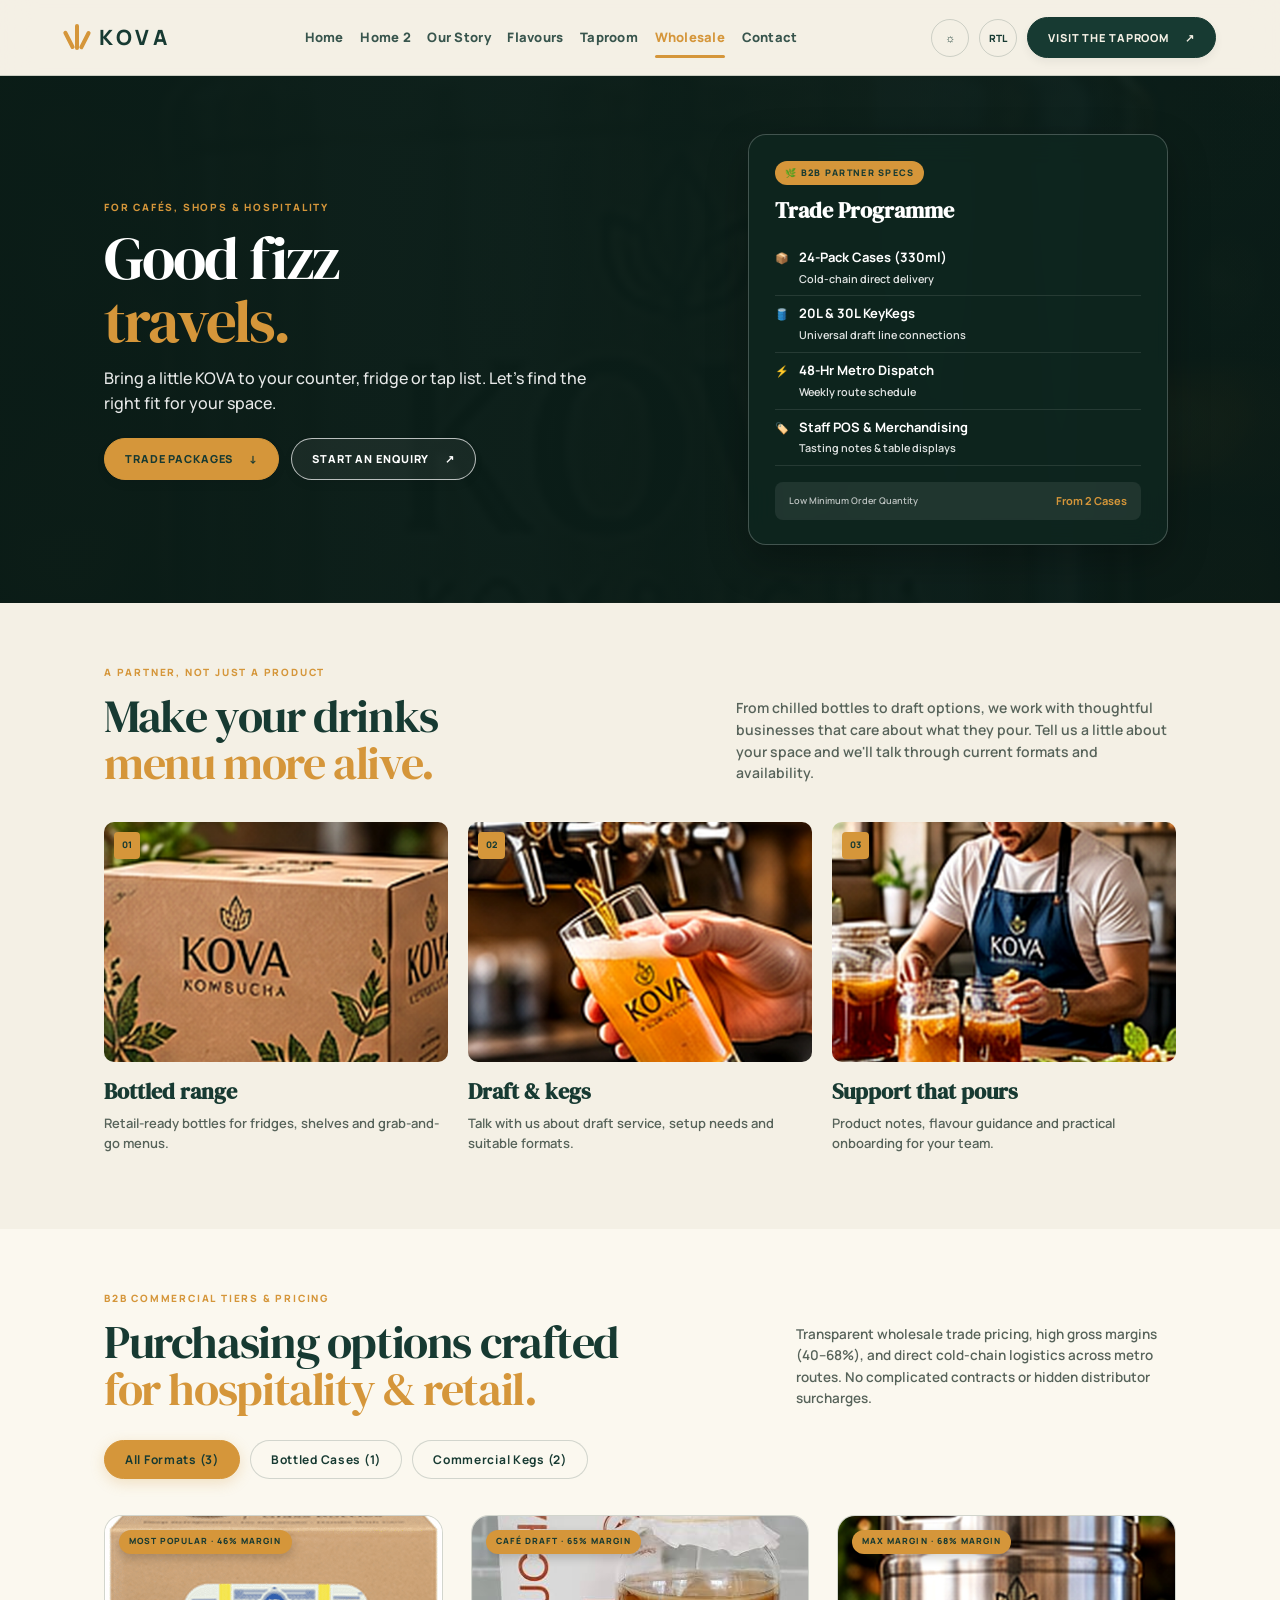
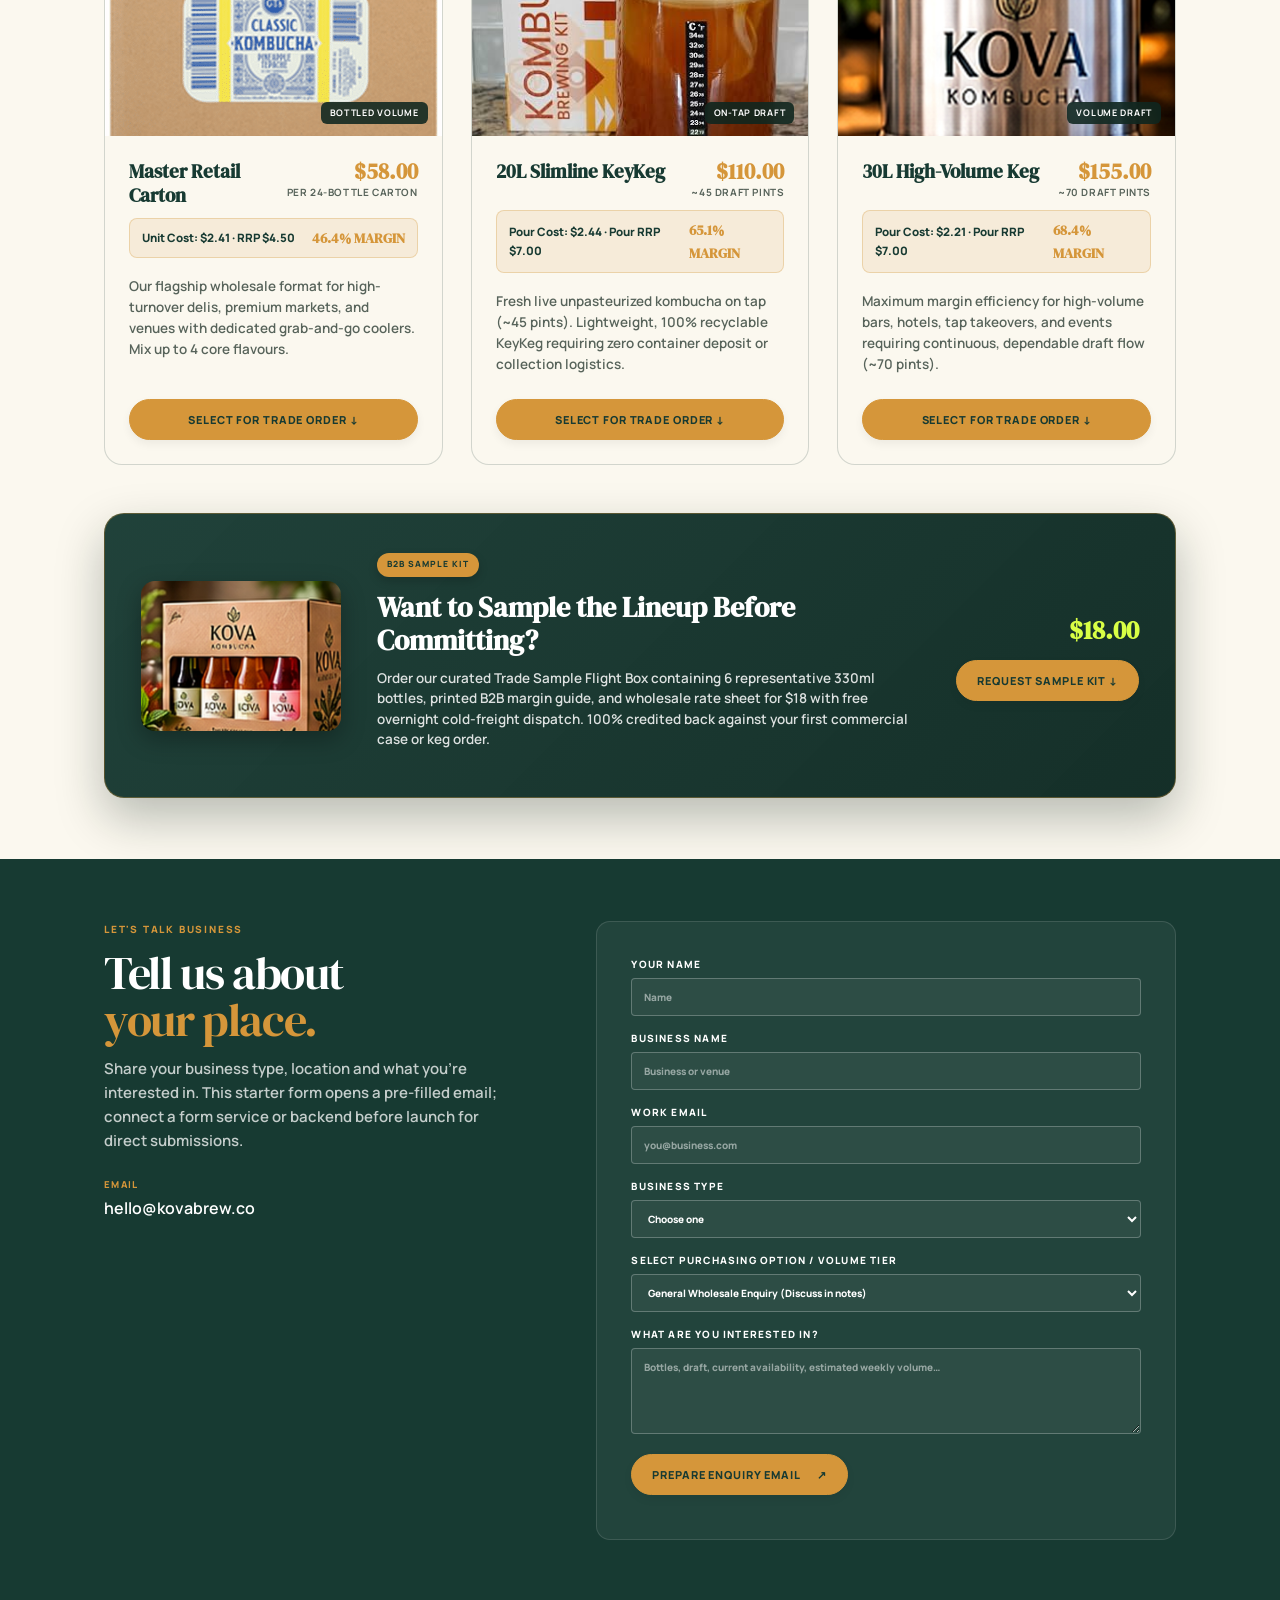
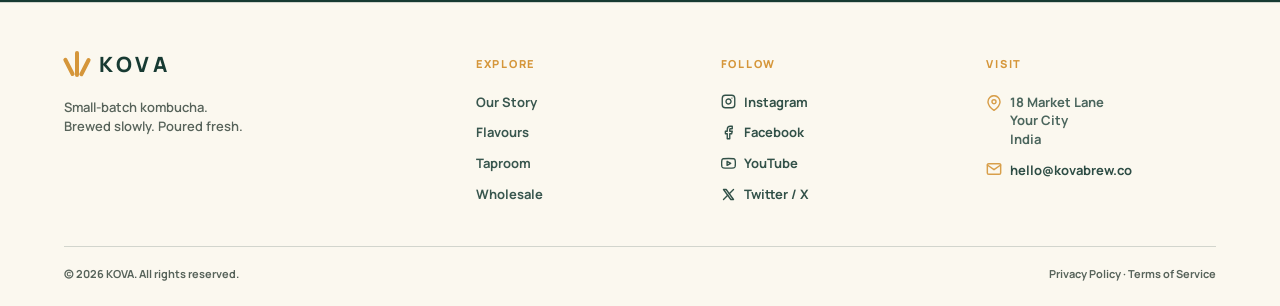
<file: wholesale.html>
<!doctype html>
<html lang="en" data-theme="light">

<head>
  <meta charset="utf-8">
  <meta name="viewport" content="width=device-width, initial-scale=1, viewport-fit=cover">
  <meta name="theme-color" content="#f4f0e5">
  <meta name="description"
    content="KOVA small-batch kombucha — thoughtfully brewed tea, live culture and bright, real-ingredient flavours.">
  <title>Wholesale | KOVA Kombucha</title>
  <link rel="icon" type="image/svg+xml" href="favicon.svg">
  <link rel="preconnect" href="https://fonts.googleapis.com">
  <link rel="preconnect" href="https://fonts.gstatic.com" crossorigin>
  <link
    href="https://fonts.googleapis.com/css2?family=DM+Serif+Display&family=Manrope:wght@400;500;600;700;800&family=DM+Sans:wght@400;500;600;700&family=Playfair+Display:ital,wght@0,500;0,600;1,500;1,600&display=swap"
    rel="stylesheet">
  <link rel="stylesheet" href="css/styles.css">
  <style>
    /* Equal Circular Badge Shape for Theme and RTL Toggles */
    .site-header .theme-toggle,
    .site-header .rtl-toggle {
      width: 38px !important;
      height: 38px !important;
      min-width: 38px !important;
      max-width: 38px !important;
      aspect-ratio: 1 / 1 !important;
      border: 1.5px solid var(--line) !important;
      border-radius: 50% !important;
      display: inline-flex !important;
      align-items: center !important;
      justify-content: center !important;
      padding: 0 !important;
      box-sizing: border-box !important;
      flex: 0 0 38px !important;
      flex-shrink: 0 !important;
    }

    .rtl-label {
      display: inline-block;
      font-size: 10px;
      font-weight: 800;
      letter-spacing: 0;
      line-height: 1;
      text-align: center;
    }

    /* Header Responsiveness: Tablet & Mobile (300px - 1100px) */
    @media (max-width: 1100px) {
      .site-header {
        display: flex !important;
        align-items: center !important;
        justify-content: space-between !important;
        width: 100% !important;
        max-width: 100% !important;
        padding-inline: clamp(16px, 4vw, 36px) !important;
        box-sizing: border-box !important;
        position: sticky !important;
        top: 0 !important;
        z-index: 50 !important;
      }

      .site-header .brand {
        display: inline-flex !important;
        align-items: center !important;
        flex: 0 0 auto !important;
        margin-right: auto !important;
        margin-left: 0 !important;
      }

      .site-header .desktop-nav,
      .site-header .header-cta {
        display: none !important;
      }

      .site-header .header-actions {
        display: flex !important;
        align-items: center !important;
        justify-content: flex-end !important;
        margin-left: auto !important;
        margin-right: 0 !important;
        gap: 8px !important;
        flex: 0 0 auto !important;
      }

      .site-header .menu-toggle {
        display: inline-flex !important;
        align-items: center !important;
        justify-content: center !important;
        flex-direction: column !important;
        cursor: pointer !important;
        width: 38px !important;
        height: 38px !important;
        min-width: 38px !important;
        max-width: 38px !important;
        aspect-ratio: 1 / 1 !important;
        border: 1.5px solid var(--line) !important;
        border-radius: 50% !important;
        background: transparent !important;
        padding: 0 !important;
        box-sizing: border-box !important;
        flex: 0 0 38px !important;
        flex-shrink: 0 !important;
        gap: 4.5px !important;
        transition: transform .2s, border-color .2s;
      }

      .site-header .menu-toggle:hover {
        border-color: var(--accent) !important;
        transform: scale(1.05);
      }

      .site-header .menu-toggle span {
        width: 18px !important;
        height: 2px !important;
        min-height: 2px !important;
        background-color: var(--ink) !important;
        display: block !important;
        border-radius: 2px !important;
        margin: 0 !important;
        padding: 0 !important;
        flex-shrink: 0 !important;
        transition: transform .25s ease, opacity .25s ease, background-color .2s ease;
      }

      .site-header .menu-toggle:hover span {
        background-color: var(--accent) !important;
      }

      .site-header .menu-toggle[aria-expanded="true"] {
        border-color: var(--accent) !important;
      }

      .site-header .menu-toggle[aria-expanded="true"] span:nth-child(1) {
        transform: translateY(6.5px) rotate(45deg);
      }

      .site-header .menu-toggle[aria-expanded="true"] span:nth-child(2) {
        opacity: 0;
        transform: scaleX(0);
      }

      .site-header .menu-toggle[aria-expanded="true"] span:nth-child(3) {
        transform: translateY(-6.5px) rotate(-45deg);
      }

      .mobile-menu {
        position: absolute;
        display: block;
        visibility: hidden;
        opacity: 0;
        transform: translateY(-10px);
        left: 0;
        right: 0;
        top: 76px;
        background: var(--bg);
        border-bottom: 1px solid var(--line);
        padding: 20px 18px 24px;
        transition: .22s ease;
        font-family: var(--sans);
        z-index: 49;
      }

      .mobile-menu.open {
        visibility: visible;
        opacity: 1;
        transform: none;
      }

      [dir="rtl"] .site-header .brand {
        margin-left: auto !important;
        margin-right: 0 !important;
      }

      [dir="rtl"] .site-header .header-actions {
        margin-left: 0 !important;
        margin-right: auto !important;
        justify-content: flex-start !important;
      }
    }

    @media (max-width: 760px) {
      .site-header {
        height: 68px !important;
        padding-inline: 18px !important;
      }

      .site-header .header-actions {
        gap: 6px !important;
      }

      .mobile-menu {
        top: 68px !important;
      }
    }

    @media (max-width: 480px) {
      .site-header {
        padding-inline: 12px !important;
      }

      .site-header .theme-toggle,
      .site-header .rtl-toggle,
      .site-header .menu-toggle {
        width: 34px !important;
        height: 34px !important;
        min-width: 34px !important;
        max-width: 34px !important;
        aspect-ratio: 1 / 1 !important;
        border-radius: 50% !important;
        flex: 0 0 34px !important;
        font-size: 8.5px !important;
      }

      .site-header .menu-toggle span {
        width: 15px !important;
      }

      .site-header .header-actions {
        gap: 5px !important;
      }
    }
  </style>
  <script src="js/script.js" defer></script>
</head>

<body id="top">
  <a class="skip-link" href="#main">Skip to content</a>

  <header class="site-header">
    <a class="brand" href="index.html" aria-label="KOVA home">
      <span class="brand-mark" aria-hidden="true"><i></i><i></i><i></i></span>
      <span>KOVA</span>
    </a>

    <nav class="desktop-nav" aria-label="Primary navigation">
      <a href="index.html">Home</a>
      <a href="home2.html">Home 2</a>
      <a href="story.html">Our Story</a>
      <a href="products.html">Flavours</a>
      <a href="taproom.html">Taproom</a>
      <a href="wholesale.html" class="active">Wholesale</a>
      <a href="contact.html">Contact</a>
    </nav>

    <div class="header-actions">
      <button class="theme-toggle" type="button" aria-label="Switch theme" title="Switch theme">
        <span class="sun">☼</span><span class="moon">◐</span>
      </button>
      <button class="rtl-toggle" type="button" aria-label="Toggle text direction" title="Toggle RTL mode">
        <span class="rtl-label">RTL</span>
      </button>
      <a class="header-cta" href="taproom.html">Visit the Taproom <span>↗</span></a>
      <button class="menu-toggle" type="button" aria-expanded="false" aria-controls="mobile-menu"
        aria-label="Open menu">
        <span></span><span></span><span></span>
      </button>
    </div>

    <div class="mobile-menu" id="mobile-menu">
      <nav aria-label="Mobile navigation">
        <a href="index.html">Home</a>
        <a href="home2.html">Home 2</a>
        <a href="story.html">Our Story</a>
        <a href="products.html">Flavours</a>
        <a href="taproom.html">Taproom</a>
        <a href="wholesale.html" class="active">Wholesale</a>
        <a href="contact.html">Contact</a>
      </nav>
      <a class="mobile-cta" href="taproom.html">Visit the Taproom <span>↗</span></a>
      <div class="mobile-socials"><a href="contact.html">Instagram</a><a href="contact.html">Facebook</a></div>
    </div>
  </header>

  <main id="main">
    <section class="page-hero hero-wholesale">
      <div class="hero-shade"></div>
      <div class="container hero-content">
        <div class="hero-grid">
          <div>
            <p class="eyebrow light">FOR CAFÉS, SHOPS &amp; HOSPITALITY</p>
            <h1>Good fizz<br><em>travels.</em></h1>
            <p class="hero-copy">Bring a little KOVA to your counter, fridge or tap list. Let's find the right fit for
              your space.</p>
            <div class="button-row">
              <a class="button button-lime" href="#trade-packages">Trade Packages <span>↓</span></a>
              <a class="button button-ghost" href="#wholesale-enquiry">Start an Enquiry <span>↗</span></a>
            </div>
          </div>
          <div class="hero-visual-box">
            <div class="hero-feature-card">
              <span class="card-badge">🌿 B2B PARTNER SPECS</span>
              <h3>Trade Programme</h3>
              <ul class="wholesale-perks">
                <li><span>📦</span>
                  <div><strong>24-Pack Cases (330ml)</strong><br><small>Cold-chain direct delivery</small></div>
                </li>
                <li><span>🛢️</span>
                  <div><strong>20L &amp; 30L KeyKegs</strong><br><small>Universal draft line connections</small></div>
                </li>
                <li><span>⚡</span>
                  <div><strong>48-Hr Metro Dispatch</strong><br><small>Weekly route schedule</small></div>
                </li>
                <li><span>🏷️</span>
                  <div><strong>Staff POS &amp; Merchandising</strong><br><small>Tasting notes &amp; table
                      displays</small></div>
                </li>
              </ul>
              <div class="partner-callout">
                <small>Low Minimum Order Quantity</small>
                <strong>From 2 Cases</strong>
              </div>
            </div>
          </div>
        </div>
      </div>
    </section>

    <section class="section-pad wholesale-options" id="formats">
      <div class="container">
        <div class="section-heading wholesale-section-heading">
          <div>
            <p class="eyebrow">A PARTNER, NOT JUST A PRODUCT</p>
            <h2>Make your drinks<br><em>menu more alive.</em></h2>
          </div>
          <p class="heading-note">From chilled bottles to draft options, we work with thoughtful businesses that care
            about what they pour. Tell us a little about your space and we'll talk through current formats and
            availability.</p>
        </div>
        <div class="wholesale-grid">
          <article>
            <span class="option-number">01</span>
            <div class="option-photo option-bottles" role="img" aria-label="Bottled drinks on a shelf"></div>
            <h3>Bottled range</h3>
            <p>Retail-ready bottles for fridges, shelves and grab-and-go menus.</p>
          </article>
          <article>
            <span class="option-number">02</span>
            <div class="option-photo option-keg" role="img" aria-label="Draft beverage taps"></div>
            <h3>Draft & kegs</h3>
            <p>Talk with us about draft service, setup needs and suitable formats.</p>
          </article>
          <article>
            <span class="option-number">03</span>
            <div class="option-photo option-service" role="img" aria-label="Hospitality staff preparing drinks"></div>
            <h3>Support that pours</h3>
            <p>Product notes, flavour guidance and practical onboarding for your team.</p>
          </article>
        </div>
      </div>
    </section>

    <!-- B2B Commercial Purchasing & Volume Packages -->
    <section class="section-pad purchasing-section purchasing-section-alt" id="trade-packages">
      <div class="container">
        <div class="section-heading">
          <div>
            <p class="eyebrow">B2B COMMERCIAL TIERS &amp; PRICING</p>
            <h2>Purchasing options crafted<br><em>for hospitality &amp; retail.</em></h2>
          </div>
          <p class="heading-note">Transparent wholesale trade pricing, high gross margins (40–68%), and direct
            cold-chain logistics across metro routes. No complicated contracts or hidden distributor surcharges.</p>
        </div>

        <!-- Filter Tabs for Wholesale -->
        <div class="filter-tabs" role="tablist" aria-label="Filter wholesale packages">
          <button class="filter-btn active" type="button" data-filter="all">All Formats (3)</button>
          <button class="filter-btn" type="button" data-filter="bottles">Bottled Cases (1)</button>
          <button class="filter-btn" type="button" data-filter="draft">Commercial Kegs (2)</button>
        </div>

        <div class="purchasing-grid" id="wholesalePurchasingGrid">
          <!-- Package 01: Starter Case -->
          <!-- <article class="purchase-card" data-category="bottles">
            <div class="purchase-card-img img-six-pack" style="background-image: url('images/new/14_six_pack.jpg');" role="img" aria-label="12-pack starter retail kombucha case for cafés and grocers">
              <span class="purchase-badge">LOW MOQ · 40% MARGIN</span>
              <span class="purchase-cat-pill">BOTTLED CASES</span>
            </div>
            <div class="purchase-card-body">
              <div class="purchase-title-row">
                <h3>Starter Retail Case</h3>
                <div class="purchase-price-tag">
                  <span class="purchase-price-amount">$32.40</span>
                  <span class="purchase-price-unit">Per 12-Bottle Case</span>
                </div>
              </div>
              <div class="purchase-margin-tag">
                <span>Unit Cost: $2.70 · RRP $4.50</span>
                <b>40.0% MARGIN</b>
              </div>
              <p class="purchase-desc">Ideal for boutique cafés, yoga studios, delis and specialty grocers testing artisan kombucha demand with low 2-case minimum commitment.</p>
              <div class="purchase-actions">
                <button type="button" class="button button-lime select-package-btn" data-package="Starter Retail Case (12x330ml - $32.40)">Select for Trade Order ↓</button>
              </div>
            </div>
          </article> -->

          <!-- Package 02: Master Carton -->
          <article class="purchase-card" data-category="bottles">
            <div class="purchase-card-img img-twelve-pack" style="background-image: url('images/master.png');"
              role="img" aria-label="24-bottle master carton of handcrafted kombucha">
              <span class="purchase-badge">MOST POPULAR · 46% MARGIN</span>
              <span class="purchase-cat-pill">BOTTLED VOLUME</span>
            </div>
            <div class="purchase-card-body">
              <div class="purchase-title-row">
                <h3>Master Retail Carton</h3>
                <div class="purchase-price-tag">
                  <span class="purchase-price-amount">$58.00</span>
                  <span class="purchase-price-unit">Per 24-Bottle Carton</span>
                </div>
              </div>
              <div class="purchase-margin-tag">
                <span>Unit Cost: $2.41 · RRP $4.50</span>
                <b>46.4% MARGIN</b>
              </div>
              <p class="purchase-desc">Our flagship wholesale format for high-turnover delis, premium markets, and
                venues with dedicated grab-and-go coolers. Mix up to 4 core flavours.</p>
              <div class="purchase-actions">
                <button type="button" class="button button-lime select-package-btn"
                  data-package="Commercial Master Carton (24x330ml - $58.00)">Select for Trade Order ↓</button>
              </div>
            </div>
          </article>

          <!-- Package 03: 20L Slimline KeyKeg -->
          <article class="purchase-card" data-category="draft">
            <div class="purchase-card-img img-keg-20l" style="background-image: url('images/20liters.jpg');" role="img"
              aria-label="20-litre commercial slimline KeyKeg for draft kombucha systems">
              <span class="purchase-badge">CAFÉ DRAFT · 65% MARGIN</span>
              <span class="purchase-cat-pill">ON-TAP DRAFT</span>
            </div>
            <div class="purchase-card-body">
              <div class="purchase-title-row">
                <h3>20L Slimline KeyKeg</h3>
                <div class="purchase-price-tag">
                  <span class="purchase-price-amount">$110.00</span>
                  <span class="purchase-price-unit">~45 Draft Pints</span>
                </div>
              </div>
              <div class="purchase-margin-tag">
                <span>Pour Cost: $2.44 · Pour RRP $7.00</span>
                <b>65.1% MARGIN</b>
              </div>
              <p class="purchase-desc">Fresh live unpasteurized kombucha on tap (~45 pints). Lightweight, 100%
                recyclable KeyKeg requiring zero container deposit or collection logistics.</p>
              <div class="purchase-actions">
                <button type="button" class="button button-lime select-package-btn"
                  data-package="20L Slimline KeyKeg (~45 Pints - $110.00)">Select for Trade Order ↓</button>
              </div>
            </div>
          </article>

          <!-- Package 04: 30L Commercial KeyKeg -->
          <article class="purchase-card" data-category="draft">
            <div class="purchase-card-img img-keg-30l" style="background-image: url('images/new/18_keg_30l.jpg');"
              role="img" aria-label="30-litre high-volume commercial draft KeyKeg for bars and restaurants">
              <span class="purchase-badge">MAX MARGIN · 68% MARGIN</span>
              <span class="purchase-cat-pill">VOLUME DRAFT</span>
            </div>
            <div class="purchase-card-body">
              <div class="purchase-title-row">
                <h3>30L High-Volume Keg</h3>
                <div class="purchase-price-tag">
                  <span class="purchase-price-amount">$155.00</span>
                  <span class="purchase-price-unit">~70 Draft Pints</span>
                </div>
              </div>
              <div class="purchase-margin-tag">
                <span>Pour Cost: $2.21 · Pour RRP $7.00</span>
                <b>68.4% MARGIN</b>
              </div>
              <p class="purchase-desc">Maximum margin efficiency for high-volume bars, hotels, tap takeovers, and events
                requiring continuous, dependable draft flow (~70 pints).</p>
              <div class="purchase-actions">
                <button type="button" class="button button-lime select-package-btn"
                  data-package="30L Commercial KeyKeg (~70 Pints - $155.00)">Select for Trade Order ↓</button>
              </div>
            </div>
          </article>
        </div>

        <!-- Trade Sample Tasting Kit Banner -->
        <div class="trade-sample-card">
          <div class="trade-sample-img img-mixed-box" style="background-image: url('images/new/12_mixed_pack_box.jpg');"
            role="img" aria-label="B2B trade sample box containing six bottles of artisan kombucha"></div>
          <div class="trade-sample-info">
            <span class="purchase-badge" style="position:static; display:inline-block; margin-bottom:8px;">B2B SAMPLE
              KIT</span>
            <h3>Want to Sample the Lineup Before Committing?</h3>
            <p>Order our curated Trade Sample Flight Box containing 6 representative 330ml bottles, printed B2B margin
              guide, and wholesale rate sheet for $18 with free overnight cold-freight dispatch. 100% credited back
              against your first commercial case or keg order.</p>
          </div>
          <div class="trade-sample-cta">
            <span class="trade-sample-price">$18.00</span>
            <button type="button" class="button button-lime select-package-btn"
              data-package="B2B Trade Sample Tasting Kit ($18 credited)">Request Sample Kit ↓</button>
          </div>
        </div>
      </div>
    </section>

    <section class="section-pad wholesale-form-section" id="wholesale-enquiry">
      <div class="container form-layout">
        <div>
          <p class="eyebrow light">LET'S TALK BUSINESS</p>
          <h2>Tell us about<br><em>your place.</em></h2>
          <p>Share your business type, location and what you're interested in. This starter form opens a pre-filled
            email; connect a form service or backend before launch for direct submissions.</p>
          <div class="contact-mini">
            <span>EMAIL</span>
            <a href="mailto:hello@kovabrew.co">hello@kovabrew.co</a>
          </div>
        </div>
        <form class="contact-form mailto-form" data-subject="KOVA wholesale enquiry">
          <label>YOUR NAME
            <input name="name" required placeholder="Name">
          </label>
          <label>BUSINESS NAME
            <input name="business" required placeholder="Business or venue">
          </label>
          <label>WORK EMAIL
            <input type="email" name="email" required placeholder="you@business.com">
          </label>
          <label>BUSINESS TYPE
            <select name="businessType" required>
              <option value="">Choose one</option>
              <option>Café / restaurant</option>
              <option>Retail / grocery</option>
              <option>Hotel / hospitality</option>
              <option>Distributor</option>
              <option>Other</option>
            </select>
          </label>
          <label>SELECT PURCHASING OPTION / VOLUME TIER
            <select name="selectedPackage" id="selectedPackage">
              <option value="General Wholesale Enquiry">General Wholesale Enquiry (Discuss in notes)</option>
              <option value="Starter Retail Case (12x330ml - $32.40)">Starter Retail Case (12 × 330ml Bottles · $32.40)
              </option>
              <option value="Commercial Master Carton (24x330ml - $58.00)">Commercial Master Carton (24 × 330ml Bottles
                · $58.00)</option>
              <option value="20L Slimline KeyKeg (~45 Pints - $110.00)">20L Slimline KeyKeg (~45 Pints Draft · $110.00)
              </option>
              <option value="30L Commercial KeyKeg (~70 Pints - $155.00)">30L Commercial KeyKeg (~70 Pints Draft ·
                $155.00)</option>
              <option value="B2B Trade Sample Tasting Kit ($18 credited)">B2B Trade Sample Tasting Kit ($18 with Free
                Freight)</option>
              <option value="Multi-Venue Custom Contract">Multi-Venue / Custom Regional Distribution</option>
            </select>
          </label>
          <label>WHAT ARE YOU INTERESTED IN?
            <textarea name="message" id="wholesaleMessage" rows="4"
              placeholder="Bottles, draft, current availability, estimated weekly volume…"></textarea>
          </label>
          <button class="button button-lime" type="submit">Prepare enquiry email <span>↗</span></button>
          <p class="form-status" aria-live="polite"></p>
        </form>
      </div>
    </section>
  </main>

  <footer class="footer">
    <div class="footer-main">
      <div class="footer-brand">
        <a class="brand footer-logo" href="index.html">
          <span class="brand-mark" aria-hidden="true"><i></i><i></i><i></i></span>
          <span>KOVA</span>
        </a>
        <p>Small-batch kombucha.<br>Brewed slowly. Poured fresh.</p>
      </div>
      <div>
        <h4>EXPLORE</h4>
        <a href="story.html">Our Story</a>
        <a href="products.html">Flavours</a>
        <a href="taproom.html">Taproom</a>
        <a href="wholesale.html">Wholesale</a>
      </div>
      <div>
        <h4>FOLLOW</h4>
        <a href="contact.html" class="social-link">
          <svg width="15" height="15" viewBox="0 0 24 24" fill="none" stroke="currentColor" stroke-width="2.2"
            stroke-linecap="round" stroke-linejoin="round">
            <rect x="2" y="2" width="20" height="20" rx="5" ry="5" />
            <path d="M16 11.37A4 4 0 1 1 12.63 8 4 4 0 0 1 16 11.37z" />
            <line x1="17.5" y1="6.5" x2="17.51" y2="6.5" />
          </svg>
          <span>Instagram</span>
        </a>
        <a href="contact.html" class="social-link">
          <svg width="15" height="15" viewBox="0 0 24 24" fill="none" stroke="currentColor" stroke-width="2.2"
            stroke-linecap="round" stroke-linejoin="round">
            <path d="M18 2h-3a5 5 0 0 0-5 5v3H7v4h3v8h4v-8h3l1-4h-4V7a1 1 0 0 1 1-1h3z" />
          </svg>
          <span>Facebook</span>
        </a>
        <a href="contact.html" class="social-link">
          <svg width="15" height="15" viewBox="0 0 24 24" fill="none" stroke="currentColor" stroke-width="2.2"
            stroke-linecap="round" stroke-linejoin="round">
            <path
              d="M22.54 6.42a2.78 2.78 0 0 0-1.94-2C18.88 4 12 4 12 4s-6.88 0-8.6.46a2.78 2.78 0 0 0-1.94 2A29 29 0 0 0 1 11.75a29 29 0 0 0 .46 5.33A2.78 2.78 0 0 0 3.4 19c1.72.46 8.6.46 8.6.46s6.88 0 8.6-.46a2.78 2.78 0 0 0 1.94-2 29 29 0 0 0 .46-5.25 29 29 0 0 0-.46-5.33z" />
            <polygon points="9.75 15.02 15.5 11.75 9.75 8.48 9.75 15.02" />
          </svg>
          <span>YouTube</span>
        </a>
        <a href="contact.html" class="social-link">
          <svg width="15" height="15" viewBox="0 0 24 24" fill="none" stroke="currentColor" stroke-width="2.2"
            stroke-linecap="round" stroke-linejoin="round">
            <path d="M4 4l11.733 16h4.267l-11.733 -16z" />
            <path d="M4 20l6.768 -6.768m2.46 -2.46l6.772 -6.772" />
          </svg>
          <span>Twitter / X</span>
        </a>
      </div>
      <div class="footer-visit">
        <h4>VISIT</h4>
        <div class="footer-visit-item">
          <svg width="16" height="16" viewBox="0 0 24 24" fill="none" stroke="currentColor" stroke-width="2.2"
            stroke-linecap="round" stroke-linejoin="round" aria-hidden="true">
            <path d="M21 10c0 7-9 13-9 13s-9-6-9-13a9 9 0 0 1 18 0z" />
            <circle cx="12" cy="10" r="3" />
          </svg>
          <p>18 Market Lane<br>Your City<br>India</p>
        </div>
        <a href="mailto:hello@kovabrew.co" class="footer-visit-item email-link">
          <svg width="16" height="16" viewBox="0 0 24 24" fill="none" stroke="currentColor" stroke-width="2.2"
            stroke-linecap="round" stroke-linejoin="round" aria-hidden="true">
            <path d="M4 4h16c1.1 0 2 .9 2 2v12c0 1.1-.9 2-2 2H4c-1.1 0-2-.9-2-2V6c0-1.1.9-2 2-2z" />
            <polyline points="22,6 12,13 2,6" />
          </svg>
          <span>hello@kovabrew.co</span>
        </a>
      </div>
    </div>
    <div class="footer-bottom">
      <span>© 2026 KOVA. All rights reserved.</span>
      <span><a href="#">Privacy Policy</a> · <a href="#">Terms of Service</a></span>
    </div>
  </footer>

  <!-- Floating Back to Top Button -->
  <button id="floating-back-to-top" class="floating-back-top" type="button" aria-label="Back to top"
    title="Back to top">
    <span>↑</span>
  </button>

  <script>
    document.addEventListener('DOMContentLoaded', () => {
      // Category filter tabs
      const filterBtns = document.querySelectorAll('.filter-btn');
      const cards = document.querySelectorAll('#wholesalePurchasingGrid .purchase-card');

      filterBtns.forEach(btn => {
        btn.addEventListener('click', () => {
          filterBtns.forEach(b => b.classList.remove('active'));
          btn.classList.add('active');

          const filter = btn.dataset.filter;
          cards.forEach(card => {
            if (filter === 'all' || card.dataset.category === filter) {
              card.style.display = '';
              card.style.opacity = '1';
              card.style.transform = 'translateY(0)';
            } else {
              card.style.display = 'none';
            }
          });
        });
      });

      // Quick-select package buttons
      const selectBtns = document.querySelectorAll('.select-package-btn');
      const selectDropdown = document.getElementById('selectedPackage');
      const messageTextarea = document.getElementById('wholesaleMessage');
      const enquirySection = document.getElementById('wholesale-enquiry');

      selectBtns.forEach(btn => {
        btn.addEventListener('click', () => {
          const pkg = btn.dataset.package;
          if (selectDropdown && pkg) {
            selectDropdown.value = pkg;
          }
          if (messageTextarea && pkg) {
            messageTextarea.value = `Hello KOVA team, I am interested in ordering/pricing for: ${pkg}. Please let us know delivery lead times and account setup.`;
          }
          if (enquirySection) {
            enquirySection.scrollIntoView({ behavior: 'smooth' });
            const nameInput = enquirySection.querySelector('input[name="name"]');
            if (nameInput) {
              setTimeout(() => nameInput.focus(), 600);
            }
          }
        });
      });
    });
  </script>
</body>

</html>
</file>
<file: css/styles.css>
/* KOVA craft kombucha styles with retro craft branding, dark mode, RTL and responsive layout */
:root {
  --bg: #f4f0e5;
  --surface: #fbf8ef;
  --ink: #173a32;
  --muted: #57635a;
  --line: rgba(23, 58, 50, .18);
  --accent: #d5963a;
  --accent-2: #c9675f;
  --card: #e8e0cf;
  --dark: #173a32;
  --white: #fffdf7;
  --serif: "DM Serif Display", Georgia, serif;
  --sans: "Manrope", Arial, sans-serif;
  --forest: #173d32;
  --forest-deep: #102b24;
  --lime: #d9ff45;
  --cream: #f4f0e5;
  --paper: #fffdf7;
  --max: 1220px;
  --page-gutter: clamp(32px, 5vw, 84px);
  --radius: 8px;
  --shadow: 0 16px 45px rgba(18, 43, 35, .12);
}

html[data-theme="dark"] {
  --bg: #102c27;
  --surface: #173a32;
  --ink: #f7f1e4;
  --muted: #b8c4bc;
  --line: rgba(247, 241, 228, .2);
  --accent: #e0a14a;
  --accent-2: #d4776d;
  --card: #23453e;
  --dark: #0d211e;
  --white: #f7f1e4;
  --paper: #102c27;
  --cream: #173a32;
  --forest-deep: #0a1f1b;
}

* {
  box-sizing: border-box;
}

html {
  scroll-behavior: smooth;
  scroll-padding-top: 85px;
}

body {
  margin: 0;
  background: var(--bg);
  color: var(--ink);
  font-family: var(--sans);
  font-size: 15px;
  line-height: 1.6;
  overflow-x: hidden;
  font-weight: 600;
  transition: background-color .25s ease, color .25s ease;
}

a {
  color: inherit;
  text-decoration: none;
}

img {
  max-width: 100%;
  display: block;
}

button,
input,
select,
textarea {
  font: inherit;
}

button {
  cursor: pointer;
}

.container {
  width: 100%;
  max-width: 1200px;
  margin-inline: auto;
  padding-inline: clamp(28px, 5vw, 64px);
  box-sizing: border-box;
}

.skip-link {
  position: absolute;
  left: -9999px;
  top: 10px;
  background: var(--accent);
  color: #173a32;
  padding: 8px 14px;
  font-weight: 800;
  font-size: 11px;
  border-radius: 4px;
  z-index: 100;
}

.skip-link:focus {
  left: 10px;
}

/* Site Header */
.site-header {
  height: 76px;
  display: flex;
  align-items: center;
  justify-content: space-between;
  gap: clamp(12px, 2vw, 24px);
  padding-inline: clamp(28px, 5vw, 64px);
  max-width: 1400px;
  margin-inline: auto;
  position: sticky;
  top: 0;
  z-index: 50;
  background: color-mix(in srgb, var(--bg) 94%, transparent);
  backdrop-filter: blur(16px);
  -webkit-backdrop-filter: blur(16px);
  color: var(--ink);
  border-bottom: 1px solid var(--line);
  font-family: var(--sans);
  box-sizing: border-box;
  width: 100%;
}

.brand {
  display: inline-flex;
  align-items: center;
  gap: 10px;
  font-weight: 800 !important;
  letter-spacing: .2em !important;
  font-size: 21px !important;
  line-height: 1 !important;
  flex: none;
  color: var(--ink) !important;
  text-decoration: none !important;
  font-family: var(--sans);
}

.brand-mark {
  width: 25px;
  height: 28px;
  position: relative;
  display: inline-block;
  flex-shrink: 0;
}

.brand-mark i {
  position: absolute;
  width: 3.5px;
  background: var(--accent);
  bottom: 2px;
  border-radius: 4px;
  transform: rotate(0deg);
}

.brand-mark i:nth-child(1) {
  height: 20px;
  left: 3px;
  transform: rotate(-27deg);
}

.brand-mark i:nth-child(2) {
  height: 26px;
  left: 11px;
}

.brand-mark i:nth-child(3) {
  height: 20px;
  right: 3px;
  transform: rotate(27deg);
}

.desktop-nav {
  display: flex;
  align-items: center;
  justify-content: center;
  gap: clamp(8px, 1.3vw, 20px);
  margin: auto;
  font-size: 13px;
  font-weight: 800;
  letter-spacing: .02em;
  font-family: var(--sans);
  white-space: nowrap;
}

.desktop-nav a {
  color: var(--ink);
  opacity: .85;
  transition: color .2s, opacity .2s, transform .2s;
  padding: 6px 0;
}

.mobile-menu a {
  transition: color .2s;
}

.desktop-nav a:hover,
.mobile-menu a:hover {
  color: var(--accent);
  opacity: 1;
  transform: translateY(-1px);
}

.desktop-nav a.active {
  color: var(--accent);
  opacity: 1;
  position: relative;
  font-weight: 800;
}

.desktop-nav a.active::after {
  content: "";
  position: absolute;
  bottom: -4px;
  left: 0;
  right: 0;
  height: 2.5px;
  background: var(--accent);
  border-radius: 2px;
}

.mobile-menu a.active {
  color: var(--accent);
  font-weight: 800;
  padding-left: 10px;
  border-left: 3px solid var(--accent);
}

.header-actions {
  display: flex;
  align-items: center;
  gap: 10px;
}

.theme-toggle,
.rtl-toggle {
  width: 38px !important;
  height: 38px !important;
  min-width: 38px !important;
  max-width: 38px !important;
  aspect-ratio: 1 / 1 !important;
  border: 1.5px solid var(--line) !important;
  border-radius: 50% !important;
  background: transparent;
  color: var(--ink);
  display: inline-flex !important;
  align-items: center !important;
  justify-content: center !important;
  font-size: 11px;
  font-weight: 800;
  letter-spacing: 0;
  line-height: 1;
  padding: 0 !important;
  box-sizing: border-box !important;
  flex: 0 0 38px !important;
  flex-shrink: 0 !important;
  transition: transform .2s, border-color .2s, color .2s;
  cursor: pointer;
  font-family: var(--sans);
}

.theme-toggle:hover,
.rtl-toggle:hover {
  border-color: var(--accent) !important;
  color: var(--accent) !important;
  transform: scale(1.05);
}

.theme-toggle .moon {
  display: none;
}

html[data-theme="dark"] .theme-toggle .sun {
  display: none;
}

html[data-theme="dark"] .theme-toggle .moon {
  display: inline;
}

.header-cta,
.mobile-cta,
.button {
  display: inline-flex;
  align-items: center;
  justify-content: center;
  gap: 10px;
  padding: 11px 20px;
  border-radius: 999px;
  text-transform: uppercase;
  letter-spacing: .08em;
  font-size: 11px;
  font-weight: 800;
  border: 1.5px solid var(--ink);
  box-shadow: 0 4px 10px rgba(0, 0, 0, .06);
  transition: transform .2s, box-shadow .2s, background .2s, color .2s;
  font-family: var(--sans);
}

.header-cta {
  background: var(--ink);
  color: var(--bg);
  border-color: var(--ink);
}

.header-cta:hover,
.button:hover {
  transform: translateY(-2px);
  box-shadow: 0 6px 16px rgba(0, 0, 0, .14);
}

.menu-toggle {
  display: none;
  width: 38px !important;
  height: 38px !important;
  min-width: 38px !important;
  max-width: 38px !important;
  aspect-ratio: 1 / 1 !important;
  border: 1.5px solid var(--line) !important;
  border-radius: 50% !important;
  background: transparent !important;
  color: var(--ink) !important;
  padding: 0 !important;
  box-sizing: border-box !important;
  cursor: pointer !important;
  flex: 0 0 38px !important;
  flex-shrink: 0 !important;
  flex-direction: column !important;
  align-items: center !important;
  justify-content: center !important;
  gap: 4.5px !important;
  transition: transform .2s, border-color .2s, color .2s;
}

.menu-toggle:hover {
  border-color: var(--accent) !important;
  transform: scale(1.05);
}

.menu-toggle span {
  width: 18px !important;
  height: 2px !important;
  min-height: 2px !important;
  background-color: var(--ink) !important;
  display: block !important;
  border-radius: 2px !important;
  margin: 0 !important;
  padding: 0 !important;
  flex-shrink: 0 !important;
  transition: transform .25s ease, opacity .25s ease, background-color .2s ease;
}

.menu-toggle:hover span {
  background-color: var(--accent) !important;
}

.menu-toggle[aria-expanded="true"] {
  border-color: var(--accent) !important;
}

.menu-toggle[aria-expanded="true"] span:nth-child(1) {
  transform: translateY(6.5px) rotate(45deg);
}

.menu-toggle[aria-expanded="true"] span:nth-child(2) {
  opacity: 0;
  transform: scaleX(0);
}

.menu-toggle[aria-expanded="true"] span:nth-child(3) {
  transform: translateY(-6.5px) rotate(-45deg);
}

.mobile-menu {
  display: none;
}

/* Button Variants */
.button-row {
  display: flex;
  gap: 12px;
  flex-wrap: wrap;
  align-items: center;
}

.button-lime {
  background: var(--accent);
  color: #173a32;
  border-color: var(--accent);
}

.button-lime:hover {
  background: var(--ink);
  color: var(--bg);
  border-color: var(--ink);
}

.button-dark {
  background: var(--ink);
  color: var(--bg);
  border-color: var(--ink);
}

.button-ghost {
  border-color: rgba(255, 255, 255, .7);
  color: white;
  background: rgba(255, 255, 255, .06);
}

.button-ghost:hover {
  background: white;
  color: var(--forest);
}

.button-outline {
  border-color: var(--ink);
  color: var(--ink);
  background: transparent;
}

.button-outline:hover {
  background: var(--ink);
  color: var(--bg);
}

/* Compact Section Paddings & Spacing */
.section-pad {
  padding-block: clamp(38px, 4.8vw, 62px);
}

.eyebrow {
  font-size: 10px;
  font-weight: 800;
  letter-spacing: .18em;
  text-transform: uppercase;
  color: var(--accent);
  margin: 0 0 12px;
}

.eyebrow.light {
  color: var(--accent);
}

h1,
h2,
h3,
p {
  margin-top: 0;
}

h1,
h2 {
  font-family: var(--serif);
  font-weight: 400;
  line-height: 1.02;
  letter-spacing: -.03em;
  margin-bottom: 14px;
}

h1 {
  font-size: clamp(38px, 4.8vw, 66px);
  max-width: 720px;
}

h2 {
  font-size: clamp(30px, 3.6vw, 48px);
}

h1 em,
h2 em {
  color: var(--accent);
  font-style: normal;
}

h3 {
  font-family: var(--serif);
  font-size: 22px;
  line-height: 1.2;
  margin-bottom: 8px;
}

.lead {
  font-family: var(--serif);
  font-size: clamp(19px, 1.8vw, 25px);
  line-height: 1.3;
  color: var(--muted);
  max-width: 650px;
  font-weight: 400;
  margin-bottom: 16px;
}

.text-link {
  display: inline-block;
  font-size: 11px;
  font-weight: 800;
  letter-spacing: .1em;
  text-transform: uppercase;
  border-bottom: 1.5px solid currentColor;
  padding-bottom: 3px;
  margin-top: 10px;
  transition: color .2s, transform .2s;
}

.text-link:hover {
  color: var(--accent);
  transform: translateX(3px);
}

.text-link span,
.button span,
.header-cta span,
.mobile-cta span {
  margin-left: 6px;
}

/* Compact Heroes with 2-Column Balanced Grids */
.hero-home,
.page-hero {
  position: relative;
  isolation: isolate;
  display: flex;
  align-items: center;
  justify-content: center;
  min-height: clamp(440px, 52vh, 540px);
  padding-block: clamp(38px, 4.8vw, 58px);
  color: white;
  background-color: #173a32;
  background-size: cover;
  background-position: center;
  width: 100%;
  box-sizing: border-box;
}

.hero-home {
  background-image: url('../images/new/39_hero_banner.jpg');
  background-position: center 55%;
}

.hero-products {
  background-image: url('../images/products/lineup.jpg');
}

.hero-story {
  background-image: url('../images/brewing-process.jpg');
}

.hero-taproom {
  background-image: url('../images/taproom.jpg');
}

.hero-wholesale {
  background-image: linear-gradient(135deg, rgba(16, 43, 36, 0.94), rgba(10, 27, 23, 0.95)), url('../images/new/18_keg_30l.jpg');
}

.hero-contact {
  background-image: url('../images/new/31_taproom_people.jpg');
}

.hero-shade {
  position: absolute;
  inset: 0;
  z-index: -1;
  background: linear-gradient(90deg, rgba(10, 27, 22, .92) 0%, rgba(10, 27, 22, .72) 50%, rgba(10, 27, 22, .45) 100%);
}

.hero-content {
  position: relative;
  width: 100%;
}

.hero-grid {
  display: grid;
  grid-template-columns: 1.15fr 0.85fr;
  gap: clamp(24px, 4vw, 48px);
  align-items: center;
  width: 100%;
}

.hero-copy {
  font-size: clamp(15px, 1.25vw, 17px);
  max-width: 500px;
  color: rgba(255, 255, 255, .9);
  margin-bottom: 22px;
  font-weight: 500;
  line-height: 1.55;
}

.hero-note {
  font-size: 10px;
  letter-spacing: .08em;
  margin: 18px 0 0;
  color: rgba(255, 255, 255, .72);
}

/* Unique Hero Right Cards */
.hero-visual-box {
  position: relative;
  display: flex;
  justify-content: center;
  align-items: center;
  width: 100%;
}

.hero-feature-card {
  background: rgba(14, 38, 31, 0.82);
  border: 1px solid rgba(255, 255, 255, 0.22);
  border-radius: 18px;
  padding: 24px 26px;
  backdrop-filter: blur(14px);
  -webkit-backdrop-filter: blur(14px);
  box-shadow: 0 16px 40px rgba(0, 0, 0, 0.28);
  width: 100%;
  max-width: 420px;
  margin-inline: auto;
}

.hero-feature-card .card-badge {
  display: inline-block;
  background: var(--accent);
  color: #173a32;
  font-size: 9px;
  font-weight: 800;
  letter-spacing: .14em;
  padding: 5px 10px;
  border-radius: 999px;
  margin-bottom: 12px;
  text-transform: uppercase;
}

.hero-feature-card h3 {
  color: white;
  font-size: 22px;
  margin-bottom: 16px;
}

/* Contact Hero Card */
.quick-contact-item {
  display: flex;
  align-items: flex-start;
  gap: 12px;
  padding: 10px 0;
  border-bottom: 1px solid rgba(255, 255, 255, 0.12);
  font-size: 13px;
}

.quick-contact-item:last-of-type {
  border-bottom: 0;
  margin-bottom: 14px;
}

.qc-icon {
  font-size: 18px;
  line-height: 1;
}

.quick-contact-item strong {
  display: block;
  color: var(--accent);
  font-size: 10px;
  letter-spacing: .1em;
  text-transform: uppercase;
  margin-bottom: 2px;
}

.quick-contact-item p {
  margin: 0;
  color: rgba(255, 255, 255, 0.9);
}

.quick-contact-item a {
  color: white;
  text-decoration: underline;
}

/* Wholesale Hero Card */
.wholesale-perks {
  list-style: none;
  padding: 0;
  margin: 0 0 16px;
}

.wholesale-perks li {
  display: flex;
  align-items: baseline;
  gap: 10px;
  font-size: 13px;
  color: rgba(255, 255, 255, 0.88);
  padding: 7px 0;
  border-bottom: 1px solid rgba(255, 255, 255, 0.1);
}

.wholesale-perks li span {
  color: var(--accent);
  font-size: 11px;
}

.wholesale-perks strong {
  color: white;
}

.partner-callout {
  display: flex;
  justify-content: space-between;
  align-items: center;
  background: rgba(255, 255, 255, 0.08);
  padding: 10px 14px;
  border-radius: 8px;
  font-size: 11px;
}

.partner-callout small {
  color: rgba(255, 255, 255, 0.7);
}

.partner-callout strong {
  color: var(--accent);
}

/* Taproom Board Card */
.board-header {
  display: flex;
  justify-content: space-between;
  align-items: center;
  font-size: 10px;
  letter-spacing: .12em;
  font-weight: 800;
  color: var(--accent);
  margin-bottom: 14px;
  padding-bottom: 10px;
  border-bottom: 1px solid rgba(255, 255, 255, 0.14);
}

.live-dot {
  display: inline-block;
  width: 7px;
  height: 7px;
  background: #39e75f;
  border-radius: 50%;
  margin-right: 5px;
  box-shadow: 0 0 8px #39e75f;
}

.tap-row {
  display: flex;
  align-items: center;
  justify-content: space-between;
  padding: 8px 0;
  border-bottom: 1px solid rgba(255, 255, 255, 0.08);
  font-size: 12.5px;
}

.tap-num {
  font-weight: 800;
  color: var(--accent);
  font-size: 10px;
  width: 24px;
}

.tap-name {
  flex: 1;
  color: white;
  font-weight: 700;
}

.tap-abv {
  color: rgba(255, 255, 255, 0.65);
  font-size: 11px;
}

.board-footer {
  display: flex;
  justify-content: space-between;
  align-items: center;
  margin-top: 14px;
  font-size: 11px;
  color: rgba(255, 255, 255, 0.8);
}

.board-link {
  color: var(--accent);
  font-weight: 800;
  text-transform: uppercase;
}

/* Story Hero Card */
.story-stat-pills {
  display: grid;
  grid-template-columns: repeat(3, 1fr);
  gap: 10px;
  margin-bottom: 16px;
}

.stat-pill {
  background: rgba(255, 255, 255, 0.08);
  border: 1px solid rgba(255, 255, 255, 0.12);
  border-radius: 10px;
  padding: 12px 8px;
  text-align: center;
}

.stat-pill strong {
  display: block;
  font-family: var(--serif);
  font-size: 20px;
  color: var(--accent);
}

.stat-pill small {
  display: block;
  font-size: 9px;
  color: rgba(255, 255, 255, 0.7);
  margin-top: 2px;
}

.story-note {
  font-style: italic;
  font-size: 12px;
  color: rgba(255, 255, 255, 0.85);
  margin: 0;
  border-left: 2px solid var(--accent);
  padding-left: 10px;
}

/* Products Hero Cans Showcase */
.hero-cans-lineup {
  display: flex;
  align-items: center;
  justify-content: center;
  gap: clamp(10px, 1.4vw, 16px);
  padding: 14px 0;
}

.hero-mini-can {
  width: clamp(84px, 8vw, 98px);
  height: clamp(235px, 24vw, 275px);
  border-radius: 18px;
  display: flex;
  flex-direction: column;
  justify-content: space-between;
  padding: 18px 8px;
  text-align: center;
  color: white;
  border: 1.5px solid rgba(255, 255, 255, 0.45);
  box-shadow: 0 16px 32px rgba(0, 0, 0, 0.38);
  transition: transform .3s cubic-bezier(0.2, 0.8, 0.2, 1), box-shadow .3s ease;
  position: relative;
  overflow: hidden;
  box-sizing: border-box;
}

/* Realistic Can Top Rim */
.hero-mini-can::before {
  content: "";
  position: absolute;
  top: 0;
  left: 14%;
  right: 14%;
  height: 5px;
  background: rgba(255, 255, 255, 0.65);
  border-radius: 0 0 5px 5px;
  z-index: 3;
}

/* Metallic Sheen Highlight */
.hero-mini-can::after {
  content: "";
  position: absolute;
  inset: 0;
  background: linear-gradient(90deg, rgba(255, 255, 255, 0.22) 0%, rgba(255, 255, 255, 0.06) 35%, transparent 60%, rgba(0, 0, 0, 0.18) 100%);
  pointer-events: none;
  z-index: 2;
}

.hero-mini-can:hover {
  transform: translateY(-12px) scale(1.06);
  box-shadow: 0 24px 44px rgba(0, 0, 0, 0.48);
  z-index: 10;
}

.hero-mini-can small {
  font-size: 8px;
  letter-spacing: .12em;
  font-weight: 800;
  position: relative;
  z-index: 4;
  opacity: .95;
  text-shadow: 0 1px 2px rgba(0, 0, 0, 0.3);
}

.hero-mini-can strong {
  font-family: var(--serif);
  font-size: 14.5px;
  line-height: 1.1;
  letter-spacing: .02em;
  position: relative;
  z-index: 4;
  text-shadow: 0 1px 3px rgba(0, 0, 0, 0.4);
}

.hero-mini-can span {
  font-size: 7.5px;
  letter-spacing: .12em;
  font-weight: 700;
  opacity: .9;
  position: relative;
  z-index: 4;
  text-shadow: 0 1px 2px rgba(0, 0, 0, 0.3);
}

.hero-mini-can.can-1 {
  background: linear-gradient(135deg, #c7802b, #84420a);
  transform: rotate(-3deg);
}

.hero-mini-can.can-2 {
  background: linear-gradient(135deg, #7e4261, #451731);
  transform: translateY(-10px);
}

.hero-mini-can.can-3 {
  background: linear-gradient(135deg, #c46274, #7d2e3f);
  transform: rotate(3deg);
}

.hero-mini-can.can-4 {
  background: linear-gradient(135deg, #66833f, #324719);
  transform: translateY(-5px) rotate(6deg);
}

/* Home Hero Bottle Visual */
.hero-home-visual {
  min-height: 280px;
  position: relative;
  display: grid;
  place-items: center;
  width: 100%;
  max-width: 320px;
  margin-inline: auto;
}

.hero-orb {
  position: absolute;
  width: 250px;
  height: 250px;
  border-radius: 50%;
  background: radial-gradient(circle at 40% 35%, #f4c76e, #d08a3a 52%, #a94f45 100%);
  filter: saturate(.9);
}

.hero-bottle {
  position: relative;
  width: 120px;
  height: 275px;
  z-index: 2;
  filter: drop-shadow(14px 18px 18px rgba(0, 0, 0, .22));
  transform: rotate(5deg);
}

.bottle-cap {
  width: 34px;
  height: 12px;
  background: #243c35;
  border-radius: 4px 4px 2px 2px;
  margin: 0 auto;
}

.bottle-neck {
  width: 44px;
  height: 52px;
  background: linear-gradient(90deg, #bd7841, #efb563 45%, #a85f36);
  margin: 0 auto;
  border-radius: 4px 4px 14px 14px;
}

.bottle-body {
  height: 210px;
  width: 120px;
  background: linear-gradient(90deg, #b9683d, #e9a34d 45%, #a74c3c);
  border-radius: 20px 20px 26px 26px;
  position: relative;
  overflow: hidden;
}

.bottle-label {
  position: absolute;
  z-index: 2;
  left: 10px;
  right: 10px;
  top: 38px;
  background: #f5ecd8;
  color: #173a32;
  min-height: 125px;
  text-align: center;
  padding: 10px 6px;
  display: flex;
  flex-direction: column;
  justify-content: center;
  gap: 3px;
  border: 1.5px solid #173a32;
}

.bottle-label span {
  font-weight: 800;
  letter-spacing: .18em;
  font-size: 8px;
}

.bottle-label strong {
  font-family: var(--serif);
  font-size: 15px;
  line-height: .95;
}

.hero-badge-pill {
  position: absolute;
  z-index: 3;
  right: 12px;
  bottom: 12px;
  background: var(--surface);
  color: var(--ink);
  border: 1.5px solid var(--ink);
  border-radius: 50%;
  width: 76px;
  height: 76px;
  display: flex;
  flex-direction: column;
  align-items: center;
  justify-content: center;
  text-align: center;
  font-size: 8px;
  font-weight: 800;
  letter-spacing: .1em;
  box-shadow: 0 8px 20px rgba(0, 0, 0, .14);
}

.hero-badge-pill strong {
  font-size: 18px;
  font-family: var(--serif);
  line-height: 1;
  color: var(--accent);
}

/* Compact Ticker */
.ticker {
  overflow: hidden;
  border-block: 1px solid var(--line);
  white-space: nowrap;
  background: var(--surface);
  color: var(--ink);
}

.ticker div {
  display: flex;
  align-items: center;
  gap: 24px;
  padding: 9px 0;
  width: max-content;
  animation: scroll 26s linear infinite;
  font-size: 10.5px;
  font-weight: 800;
  letter-spacing: .15em;
}

.ticker b {
  color: var(--accent);
}

@keyframes scroll {
  to {
    transform: translateX(-50%);
  }
}

/* Intro Section */
.intro-section {
  background: var(--surface);
}

.intro-grid {
  display: grid;
  grid-template-columns: 1.15fr 0.85fr;
  gap: clamp(24px, 4vw, 50px);
  align-items: center;
}

.intro-copy {
  display: flex;
  flex-direction: column;
}

.intro-pills {
  display: flex;
  flex-wrap: wrap;
  gap: 8px;
  margin: 14px 0 16px;
}

.intro-pills span {
  display: inline-flex;
  align-items: center;
  gap: 5px;
  background: var(--bg);
  color: var(--ink);
  font-size: 11px;
  font-weight: 800;
  letter-spacing: .04em;
  padding: 6px 13px;
  border-radius: 999px;
  border: 1px solid var(--line);
}

.home-features {
  display: grid;
  grid-template-columns: repeat(4, 1fr);
  gap: 16px;
  margin-top: 26px;
}

.home-card {
  background: var(--bg);
  border: 1px solid var(--line);
  border-radius: 16px;
  padding: 20px 18px;
  transition: transform .25s ease, border-color .25s ease, box-shadow .25s ease;
}

.home-card:hover {
  transform: translateY(-4px);
  border-color: var(--accent);
  box-shadow: 0 10px 24px rgba(0, 0, 0, .08);
}

.home-card .card-num {
  font-size: 9.5px;
  font-weight: 800;
  color: var(--accent);
  letter-spacing: .14em;
  margin-bottom: 8px;
}

.home-card h3 {
  font-family: var(--serif);
  font-size: 19px;
  margin-bottom: 6px;
  line-height: 1.15;
}

.home-card p {
  font-size: 13px;
  font-weight: 500;
  color: var(--muted);
  margin: 0;
  line-height: 1.45;
}

.intro-art {
  min-height: 440px;
  height: 100%;
  position: relative;
  background-image: linear-gradient(140deg, rgba(23, 58, 50, .08), rgba(213, 150, 58, .12)), url('../images/botanicals-ingredients.jpg');
  background-size: cover;
  background-position: center center;
  background-repeat: no-repeat;
  border-radius: 24px;
  box-shadow: 0 14px 30px rgba(0, 0, 0, .1);
  border: 1.5px solid var(--line);
  overflow: hidden;
}

.art-tag {
  position: absolute;
  bottom: 14px;
  right: 14px;
  background: var(--accent);
  color: #173a32;
  padding: 7px 12px;
  font-size: 8.5px;
  font-weight: 800;
  letter-spacing: .14em;
  border-radius: 4px;
}

/* Flavour & Product Section */
.flavor-section {
  background: var(--bg);
}

.section-heading {
  display: flex;
  align-items: flex-end;
  justify-content: space-between;
  gap: 24px;
  margin-bottom: 28px;
}

.section-heading h2 {
  margin-bottom: 0;
}

.heading-note {
  max-width: 380px;
  color: var(--muted);
  font-size: 13.5px;
  margin-bottom: 2px;
}

.product-grid {
  display: grid;
  grid-template-columns: repeat(3, minmax(0, 1fr));
  gap: 18px;
}

.product-grid-four {
  grid-template-columns: repeat(4, minmax(0, 1fr));
}

.product-card {
  min-width: 0;
  background: var(--surface);
  border: 1px solid var(--line);
  border-radius: 16px;
  overflow: hidden;
  transition: transform .25s, box-shadow .25s;
}

.product-card:hover {
  transform: translateY(-5px);
  box-shadow: 0 12px 24px rgba(0, 0, 0, .08);
}

.product-image {
  height: 310px;
  position: relative;
  overflow: hidden;
  background: #d4d8c5;
  background-size: cover;
  background-position: center;
  transition: transform .35s ease;
}

.product-card:hover .product-image {
  transform: scale(1.04);
}

.product-image .can {
  display: none !important;
}

.img-ginger {
  background-image: url('../images/products/ginger-lemon.jpg');
}

.img-berry {
  background-image: url('../images/products/berry-basil.jpg');
}

.img-hibiscus {
  background-image: url('../images/products/hibiscus-rose.jpg');
}

.img-mango {
  background-image: url('../images/products/mango-chilli.jpg');
}

.img-apple-mint {
  background-image: url('../images/products/apple-mint.jpg');
}

.img-blood-orange {
  background-image: url('../images/products/blood-orange.jpg');
}

.img-blackberry-sage {
  background-image: url('../images/products/blackberry-sage.jpg');
}

.img-passionfruit,
.img-passionfruit-lemongrass {
  background-image: url('../images/products/passionfruit-lemongrass.jpg');
}

.img-tasting-flight {
  background-image: url('../images/tasting-flight.jpg');
}

.img-lineup,
.img-new-lineup {
  background-image: url('../images/products/lineup.jpg');
}

.img-botanicals,
.img-harvest {
  background-image: url('../images/botanicals-ingredients.jpg');
}

.img-brewing,
.img-crock {
  background-image: url('../images/brewing-process.jpg');
}

/* Branded KOVA High-Resolution Product & Serving Photography */
.img-kiwi-lime {
  background-image: url('../images/new/01_kiwi_lime.jpg');
}

.img-pineapple-mint {
  background-image: url('../images/new/02_pineapple_mint.jpg');
}

.img-passionfruit-orange {
  background-image: url('../images/new/03_passionfruit_orange.jpg');
}

.img-blueberry-lavender {
  background-image: url('../images/new/04_blueberry_lavender.jpg');
}

.img-watermelon-mint {
  background-image: url('../images/new/05_watermelon_mint.jpg');
}

.img-citrus-rosemary {
  background-image: url('../images/new/06_citrus_rosemary.jpg');
}

.img-peach-jasmine {
  background-image: url('../images/new/07_peach_jasmine.jpg');
}

.img-cucumber-elderflower {
  background-image: url('../images/new/08_cucumber_elderflower.jpg');
}

.img-pomegranate-hibiscus {
  background-image: url('../images/new/09_pomegranate_hibiscus.jpg');
}

.img-apple-cinnamon {
  background-image: url('../images/new/10_apple_cinnamon.jpg');
}

.img-mixed-box {
  background-image: url('../images/new/12_mixed_pack_box.jpg');
}

.img-single-bottle {
  background-image: url('../images/new/13_single_bottle.jpg');
}

.img-six-pack {
  background-image: url('../images/new/14_six_pack.jpg');
}

.img-twelve-pack {
  background-image: url('../images/new/15_twelve_pack.jpg');
}

.img-gift-box {
  background-image: url('../images/new/16_gift_box.jpg');
}

.img-keg-20l {
  background-image: url('../images/new/17_keg_20l.jpg');
}

.img-tap-pouring {
  background-image: url('../images/new/19_tap_pouring.jpg');
}

.img-glass-serving {
  background-image: url('../images/new/20_glass_serving.jpg');
}

.img-flight-samplers {
  background-image: url('../images/new/21_flight_samplers.jpg');
}

.img-keg-30l {
  background-image: url('../images/new/18_keg_30l.jpg');
}

.img-ice-cold-glass {
  background-image: url('../images/new/22_ice_cold_glass.jpg');
}

.img-can-mockup {
  background-image: url('../images/new/23_can_mockup.jpg');
}

.img-bottle-closeup {
  background-image: url('../images/new/24_bottle_closeup.jpg');
}

.img-sustainable-pack {
  background-image: url('../images/new/29_sustainable_packaging.jpg');
}

.img-hero-product {
  background-image: url('../images/new/40_hero_product.jpg');
}

.img-hero-banner {
  background-image: url('../images/new/39_hero_banner.jpg');
}

/* Category Filter Tabs */
.filter-tabs {
  display: flex;
  flex-wrap: wrap;
  gap: 10px;
  margin: 28px 0 36px;
  justify-content: flex-start;
}

.filter-btn {
  background: var(--surface);
  border: 1.5px solid var(--line);
  color: var(--ink);
  padding: 9px 20px;
  border-radius: 999px;
  font-family: inherit;
  font-size: 12px;
  font-weight: 700;
  letter-spacing: .06em;
  cursor: pointer;
  transition: all .25s ease;
}

.filter-btn:hover {
  border-color: var(--accent);
  color: var(--ink);
  transform: translateY(-1px);
}

.filter-btn.active {
  background: var(--accent);
  color: #173a32;
  border-color: var(--accent);
  box-shadow: 0 4px 14px rgba(213, 150, 58, 0.25);
}

/* Hero Photo Showcase (Replaces flat vector CSS shapes) */
.hero-photo-showcase {
  position: relative;
  width: 100%;
  max-width: 400px;
  border-radius: 22px;
  overflow: hidden;
  box-shadow: 0 24px 50px rgba(0, 0, 0, 0.35);
  border: 1px solid rgba(255, 255, 255, 0.2);
  background: rgba(16, 43, 36, 0.88);
  backdrop-filter: blur(16px);
  -webkit-backdrop-filter: blur(16px);
  margin-inline: auto;
  transition: transform .35s ease, box-shadow .35s ease;
}

.hero-photo-showcase:hover {
  transform: translateY(-4px);
  box-shadow: 0 28px 56px rgba(0, 0, 0, 0.42);
}

.hero-photo-showcase-img {
  width: 100%;
  height: 380px;
  background-size: cover;
  background-position: center;
  position: relative;
}

.hero-photo-showcase-overlay {
  position: absolute;
  bottom: 0;
  left: 0;
  right: 0;
  padding: 22px 22px 18px;
  background: linear-gradient(180deg, transparent 0%, rgba(10, 27, 22, 0.94) 80%);
  display: flex;
  justify-content: space-between;
  align-items: flex-end;
}

.hero-showcase-badge {
  display: inline-block;
  background: var(--accent);
  color: #173a32;
  font-size: 9px;
  font-weight: 800;
  letter-spacing: .12em;
  padding: 5px 11px;
  border-radius: 999px;
  text-transform: uppercase;
  margin-bottom: 6px;
}

.hero-photo-showcase-title {
  color: #ffffff;
  font-family: var(--serif);
  font-size: 22px;
  line-height: 1.15;
  margin: 0;
}

.hero-photo-showcase-sub {
  color: rgba(255, 255, 255, 0.8);
  font-size: 11px;
  letter-spacing: .06em;
  margin: 4px 0 0;
  font-weight: 600;
}

.hero-photo-pill {
  position: absolute;
  top: 16px;
  right: 16px;
  background: rgba(14, 38, 31, 0.85);
  border: 1px solid rgba(255, 255, 255, 0.25);
  backdrop-filter: blur(8px);
  color: #f4f0e5;
  padding: 6px 14px;
  border-radius: 999px;
  font-size: 9.5px;
  font-weight: 800;
  letter-spacing: .1em;
}

/* Home 2 Card Photo */
.flavour-card-photo {
  width: 100%;
  height: 250px;
  border-radius: 18px;
  background-size: cover;
  background-position: center;
  margin: 14px 0;
  box-shadow: 0 12px 28px rgba(0, 0, 0, 0.18);
  transition: transform .35s ease, box-shadow .35s ease;
}

.flavour-card:hover .flavour-card-photo {
  transform: scale(1.03);
  box-shadow: 0 18px 38px rgba(0, 0, 0, 0.26);
}

.product-number {
  position: absolute;
  top: 14px;
  left: 14px;
  background: var(--surface);
  color: var(--ink);
  padding: 6px 8px;
  font-size: 8.5px;
  letter-spacing: .12em;
  font-weight: 800;
  border-radius: 4px;
}

.can {
  width: 110px;
  height: 220px;
  border-radius: 18px 18px 14px 14px;
  box-shadow: inset -10px 0 12px rgba(0, 0, 0, .12), 0 16px 22px rgba(0, 0, 0, .2);
  border: 1.5px solid rgba(255, 255, 255, .6);
  display: flex;
  align-items: center;
  flex-direction: column;
  padding: 14px 8px;
  color: white;
  text-align: center;
  transform: rotate(-4deg);
  background: linear-gradient(90deg, rgba(255, 255, 255, .2), transparent 24%, rgba(0, 0, 0, .1) 85%), #bd7a2c;
}

.can small {
  font-size: 10px;
  letter-spacing: .2em;
  border-bottom: 1px solid rgba(255, 255, 255, .7);
  padding-bottom: 5px;
  width: 100%;
}

.can b {
  font-family: var(--serif);
  font-size: 17px;
  line-height: 1.05;
  margin: auto 0;
  font-weight: 700;
}

.can i {
  font-size: 6.5px;
  font-style: normal;
  letter-spacing: .1em;
}

.can-amber {
  background-color: #bd7a2c;
}

.can-berry {
  background-color: #713d58;
}

.can-pink {
  background-color: #b85d6e;
}

.can-green {
  background-color: #5d773a;
}

.product-meta {
  display: flex;
  justify-content: space-between;
  align-items: flex-start;
  padding: 16px 18px;
}

.product-meta h3 {
  font-size: 18px;
  margin-bottom: 2px;
}

.product-meta p {
  font-size: 12px;
  color: var(--muted);
  margin: 0;
}

.flavour-dot {
  display: block;
  width: 12px;
  height: 12px;
  border-radius: 50%;
  margin-top: 4px;
}

.dot-amber {
  background: #d6a03d;
}

.dot-berry {
  background: #8e4d71;
}

.dot-pink {
  background: #cf7f8b;
}

.center {
  text-align: center;
  margin-top: 24px;
}

/* Process Section */
.process-section {
  background: var(--dark);
  color: var(--white);
}

.process-layout {
  display: grid;
  grid-template-columns: 1fr 1fr;
  gap: clamp(28px, 5vw, 64px);
  align-items: center;
}

.process-photo {
  min-height: 480px;
  background: url('../images/brewing-process.jpg') center/cover;
  position: relative;
  border-radius: 16px;
  box-shadow: 0 16px 36px rgba(0, 0, 0, 0.22);
}

.process-photo:after {
  content: 'SMALL BATCH / ALL HEART';
  position: absolute;
  bottom: 18px;
  left: 18px;
  background: var(--accent);
  color: #173a32;
  padding: 9px 14px;
  font-size: 8.5px;
  font-weight: 800;
  letter-spacing: .1em;
  border-radius: 6px;
  box-shadow: 0 4px 12px rgba(0, 0, 0, 0.18);
}

.process-photo-alt {
  background-image: url('../images/brewing-process.jpg');
}

.process-steps {
  margin: 24px 0;
  border-top: 1px solid rgba(255, 255, 255, .2);
}

.process-steps>div {
  display: grid;
  grid-template-columns: 36px .75fr 1.4fr;
  gap: 10px;
  align-items: baseline;
  padding: 12px 0;
  border-bottom: 1px solid rgba(255, 255, 255, .15);
}

.process-steps span {
  color: var(--accent);
  font-size: 10px;
  font-weight: 800;
}

.process-steps b {
  font-size: 14px;
}

.process-steps small {
  color: rgba(255, 255, 255, .7);
  font-size: 12px;
}

.link-lime {
  color: var(--accent);
}

/* Seasonal Section */
.seasonal-section {
  background: var(--surface);
}

.seasonal-grid {
  display: grid;
  grid-template-columns: .9fr 1.1fr;
  gap: clamp(24px, 5vw, 60px);
  align-items: center;
}

.seasonal-copy p:not(.eyebrow) {
  max-width: 440px;
  color: var(--muted);
  margin-bottom: 20px;
}

.seasonal-image {
  height: 380px;
  position: relative;
  background: url('../images/botanicals-ingredients.jpg') center/cover;
  border-radius: 12px;
}

.seasonal-image-alt {
  background-image: url('../images/botanicals-ingredients.jpg');
}

.seasonal-label {
  position: absolute;
  right: -10px;
  bottom: 24px;
  background: var(--accent);
  color: #173a32;
  padding: 14px 18px;
  font-size: 9px;
  line-height: 1.4;
  letter-spacing: .1em;
  font-weight: 800;
}

.seasonal-label b {
  font-size: 12px;
}

/* Taproom Banner */
.taproom-banner {
  display: grid;
  grid-template-columns: 1.15fr .85fr;
  background: #173a32;
  color: white;
}

.taproom-image {
  min-height: 440px;
  background: url('../images/taproom.jpg') center/cover;
}

.taproom-content {
  align-self: center;
  padding: clamp(30px, 5vw, 65px);
}

.taproom-content p:not(.eyebrow) {
  color: rgba(255, 255, 255, .82);
  max-width: 400px;
  margin-bottom: 22px;
}

/* Find Section */
.find-section {
  background: var(--bg);
}

.find-grid {
  display: grid;
  grid-template-columns: .9fr 1.1fr;
  gap: clamp(24px, 5vw, 60px);
  align-items: center;
}

.find-grid>div:first-child>p:not(.eyebrow) {
  max-width: 440px;
  color: var(--muted);
  margin-bottom: 20px;
}

.find-image {
  height: 380px;
  position: relative;
  background: url('../images/new/31_taproom_people.jpg') center/cover;
  border-radius: 12px;
}

.image-note {
  position: absolute;
  left: 14px;
  bottom: 14px;
  background: var(--surface);
  color: var(--ink);
  padding: 8px 11px;
  font-size: 8.5px;
  font-weight: 800;
  letter-spacing: .12em;
}

/* CTA Strip */
.cta-strip {
  background: var(--dark);
  color: white;
  padding-block: 44px;
}

.cta-strip-inner {
  display: flex;
  align-items: center;
  justify-content: space-between;
  gap: 24px;
}

.cta-strip h2 {
  font-size: clamp(28px, 3.6vw, 42px);
  margin: 0;
}

.cta-strip .eyebrow {
  margin-bottom: 8px;
}

/* Bottled Section */
.bottled-section {
  background: var(--surface);
}

.bottled-grid {
  display: grid;
  grid-template-columns: 1fr 1fr;
  gap: clamp(24px, 5vw, 60px);
  align-items: center;
}

.bottled-photo {
  min-height: 440px;
  background: url('../images/new/15_twelve_pack.jpg') center/cover;
  border-radius: 12px;
}

.check-list {
  list-style: none;
  padding: 0;
  margin: 18px 0 22px;
}

.check-list li {
  padding: 9px 0 9px 24px;
  border-bottom: 1px solid var(--line);
  position: relative;
  font-size: 14px;
}

.check-list li:before {
  content: '✓';
  position: absolute;
  left: 0;
  color: var(--accent);
  font-weight: 800;
}

.fine-print {
  font-size: 11px;
  color: var(--muted);
  line-height: 1.5;
  margin-top: 12px;
}

.tag {
  display: inline-block;
  margin-top: 8px;
  padding: 4px 7px;
  background: var(--accent);
  color: #173a32;
  font-size: 8.5px;
  font-weight: 800;
  letter-spacing: .1em;
  border-radius: 3px;
}

/* Story Intro */
.story-intro {
  grid-template-columns: 1.12fr 0.88fr;
  gap: clamp(32px, 5vw, 64px);
  align-items: center;
}

.story-photo {
  height: 440px;
  background: url('../images/botanicals-ingredients.jpg') center/cover;
  border-radius: 18px;
}

/* Values Section */
.values-section {
  background: var(--surface);
}

.values-section h2 {
  margin-bottom: 30px;
}

.values-grid {
  display: grid;
  grid-template-columns: repeat(3, 1fr);
  gap: 22px;
}

.values-grid article {
  border-top: 1px solid var(--line);
  padding-top: 18px;
}

.values-grid article span {
  font-size: 11px;
  color: var(--accent);
  font-weight: 800;
}

.values-grid h3 {
  margin-top: 16px;
}

.values-grid p {
  font-size: 13.5px;
  color: var(--muted);
  max-width: 300px;
}

/* Taproom Visit Details */
.visit-grid {
  display: grid;
  grid-template-columns: .9fr 1.1fr;
  gap: clamp(24px, 5vw, 60px);
  align-items: center;
}

.visit-details {
  border-top: 1px solid var(--line);
  margin: 20px 0;
}

.visit-details>div {
  padding: 10px 0;
  border-bottom: 1px solid var(--line);
  display: grid;
  gap: 4px;
}

.visit-details span,
.contact-details span,
.contact-mini span {
  font-size: 9.5px;
  letter-spacing: .14em;
  font-weight: 800;
  color: var(--accent);
}

.visit-details b {
  font-size: 14px;
}

.notice {
  font-size: 11px;
  color: #936d26;
  background: #fbf0d2;
  padding: 8px 12px;
  margin-bottom: 16px;
  border-radius: 4px;
}

html[data-theme="dark"] .notice {
  background: #3a2c14;
  color: #f7d58a;
}

.taproom-interior {
  min-height: 480px;
  position: relative;
  background: url('../images/taproom.jpg') center/cover;
  border-radius: 12px;
}

/* Taproom Offer */
.taproom-offer {
  background: var(--surface);
}

.offer-grid {
  display: grid;
  grid-template-columns: repeat(3, 1fr);
  gap: 20px;
}

.offer-image {
  height: 220px;
  background-size: cover;
  background-position: center;
  margin-bottom: 16px;
  border-radius: 10px;
}

.offer-flight {
  background-image: url('../images/new/21_flight_samplers.jpg');
}

.offer-taps {
  background-image: url('../images/new/19_tap_pouring.jpg');
}

.offer-people {
  background-image: url('../images/kwithff.webp');
}

.offer-grid article>p:not(.eyebrow) {
  font-size: 13px;
  color: var(--muted);
  max-width: 320px;
}

/* Wholesale */
.wholesale-intro {
  max-width: 720px;
}

.wholesale-section-heading {
  margin-bottom: clamp(26px, 3.5vw, 36px);
}

.wholesale-section-heading .heading-note {
  max-width: 440px;
  line-height: 1.55;
  font-size: 14px;
}

.wholesale-grid {
  display: grid;
  grid-template-columns: repeat(3, 1fr);
  gap: 20px;
}

.wholesale-grid article {
  position: relative;
}

.option-number {
  position: absolute;
  z-index: 2;
  top: 10px;
  left: 10px;
  background: var(--accent);
  color: #173a32;
  padding: 6px 8px;
  font-size: 9px;
  font-weight: 800;
  border-radius: 4px;
}

.option-photo {
  height: 240px;
  background-size: cover;
  background-position: center;
  margin-bottom: 16px;
  border-radius: 10px;
}

.option-bottles {
  background-image: url('../images/new/15_twelve_pack.jpg');
}

.option-keg {
  background-image: url('../images/new/19_tap_pouring.jpg');
}

.option-service {
  background-image: url('../images/new/28_team_brewing.jpg');
}

.wholesale-grid article>p:not(.eyebrow) {
  font-size: 13px;
  color: var(--muted);
}

/* ==========================================================================
   Purchasing Options & Commercial Trade Packages (Taproom & Wholesale)
   ========================================================================== */
.purchasing-section {
  background: var(--bg);
}

.purchasing-section-alt {
  background: var(--surface);
}

.purchasing-grid {
  display: grid;
  grid-template-columns: repeat(3, 1fr);
  gap: clamp(18px, 2.5vw, 28px);
  margin-top: 24px;
}

@media (max-width: 980px) {
  .purchasing-grid {
    grid-template-columns: repeat(2, 1fr);
  }
}

@media (max-width: 620px) {
  .purchasing-grid {
    grid-template-columns: 1fr;
  }
}

.purchase-card {
  background: var(--surface);
  border: 1.5px solid var(--line);
  border-radius: 18px;
  overflow: hidden;
  display: flex;
  flex-direction: column;
  transition: transform .3s cubic-bezier(0.16, 1, 0.3, 1), box-shadow .3s ease, border-color .3s ease;
  position: relative;
}

.purchase-card:hover {
  transform: translateY(-6px);
  box-shadow: 0 20px 42px rgba(18, 43, 35, 0.13);
  border-color: var(--accent);
}

.purchase-card-img {
  height: 220px;
  background-size: cover;
  background-position: center;
  position: relative;
  background-color: var(--card);
}

.purchase-badge {
  position: absolute;
  top: 14px;
  left: 14px;
  background: var(--accent);
  color: #173a32;
  font-size: 8.5px;
  font-weight: 800;
  letter-spacing: .12em;
  text-transform: uppercase;
  padding: 5px 10px;
  border-radius: 999px;
  box-shadow: 0 4px 10px rgba(0, 0, 0, 0.18);
  z-index: 2;
}

.purchase-badge-subtle {
  background: rgba(16, 43, 36, 0.92);
  color: var(--lime);
  border: 1px solid rgba(217, 255, 69, 0.35);
}

.purchase-cat-pill {
  position: absolute;
  bottom: 12px;
  right: 14px;
  background: rgba(14, 38, 31, 0.88);
  backdrop-filter: blur(8px);
  -webkit-backdrop-filter: blur(8px);
  color: #ffffff;
  font-size: 9px;
  font-weight: 700;
  letter-spacing: .08em;
  padding: 4px 9px;
  border-radius: 6px;
  z-index: 2;
}

.purchase-card-body {
  padding: 24px;
  display: flex;
  flex-direction: column;
  flex: 1;
}

.purchase-title-row {
  display: flex;
  align-items: flex-start;
  justify-content: space-between;
  gap: 12px;
  margin-bottom: 10px;
}

.purchase-title-row h3 {
  font-size: 19px;
  line-height: 1.25;
  margin: 0;
  color: var(--ink);
}

.purchase-price-tag {
  text-align: right;
  flex-shrink: 0;
}

.purchase-price-amount {
  font-family: var(--serif);
  font-size: 22px;
  line-height: 1;
  color: var(--accent);
  font-weight: 700;
  display: block;
}

.purchase-price-unit {
  font-size: 10px;
  font-weight: 700;
  color: var(--muted);
  text-transform: uppercase;
  letter-spacing: .06em;
  display: block;
  margin-top: 2px;
}

.purchase-desc {
  font-size: 13.5px;
  color: var(--muted);
  line-height: 1.55;
  margin: 0 0 24px 0;
}

.purchase-specs {
  display: none !important;
}

.purchase-margin-tag {
  background: color-mix(in srgb, var(--accent) 12%, transparent);
  border: 1px solid color-mix(in srgb, var(--accent) 30%, transparent);
  color: var(--ink);
  padding: 8px 12px;
  border-radius: 8px;
  font-size: 11.5px;
  font-weight: 800;
  margin-bottom: 18px;
  display: flex;
  align-items: center;
  justify-content: space-between;
  gap: 8px;
}

.purchase-margin-tag b {
  color: var(--accent);
  font-family: var(--serif);
  font-size: 14px;
}

.purchase-actions {
  margin-top: auto;
}

.purchase-actions .button {
  width: 100%;
  text-align: center;
  justify-content: center;
  box-sizing: border-box;
}

/* Sample Tasting Kit & Group Experience Callouts */
.trade-sample-card {
  margin-top: 48px;
  background: linear-gradient(135deg, rgba(23, 58, 50, 0.96), rgba(16, 43, 36, 0.98));
  border: 1.5px solid rgba(213, 150, 58, 0.35);
  border-radius: 20px;
  padding: clamp(24px, 4vw, 36px);
  color: white;
  display: grid;
  grid-template-columns: 200px 1fr auto;
  gap: clamp(20px, 3.5vw, 36px);
  align-items: center;
  box-shadow: 0 20px 48px rgba(10, 27, 23, 0.28);
}

@media (max-width: 900px) {
  .trade-sample-card {
    grid-template-columns: 1fr;
    text-align: left;
  }
}

.trade-sample-img {
  width: 100%;
  height: 150px;
  border-radius: 14px;
  background-size: cover;
  background-position: center;
  box-shadow: 0 8px 24px rgba(0, 0, 0, 0.3);
}

.trade-sample-info h3 {
  font-family: var(--serif);
  font-size: clamp(22px, 2.5vw, 28px);
  margin: 6px 0 10px;
  color: #fff;
}

.trade-sample-info p {
  color: rgba(255, 255, 255, 0.85);
  font-size: 13.5px;
  margin: 0 0 12px;
  line-height: 1.5;
}

.trade-sample-perks {
  display: flex;
  flex-wrap: wrap;
  gap: 16px;
  font-size: 11.5px;
  font-weight: 700;
  color: var(--lime);
}

.trade-sample-cta {
  display: flex;
  flex-direction: column;
  align-items: flex-end;
  gap: 8px;
}

@media (max-width: 900px) {
  .trade-sample-cta {
    align-items: flex-start;
  }
}

.trade-sample-price {
  font-family: var(--serif);
  font-size: 26px;
  color: var(--lime);
  font-weight: 700;
}

/* Taproom Group Experience Callout */
.taproom-group-card {
  margin-top: 48px;
  background: var(--surface);
  border: 1.5px solid var(--line);
  border-radius: 20px;
  padding: clamp(24px, 4vw, 36px);
  display: grid;
  grid-template-columns: 200px 1fr auto;
  gap: clamp(20px, 3.5vw, 36px);
  align-items: center;
  box-shadow: 0 16px 36px rgba(18, 43, 35, 0.08);
}

@media (max-width: 900px) {
  .taproom-group-card {
    grid-template-columns: 1fr;
  }
}

.taproom-group-img {
  width: 100%;
  height: 150px;
  border-radius: 14px;
  background-size: cover;
  background-position: center;
}

.taproom-group-info h3 {
  font-size: clamp(20px, 2.3vw, 26px);
  margin: 4px 0 8px;
  color: var(--ink);
}

.taproom-group-info p {
  color: var(--muted);
  font-size: 13.5px;
  margin: 0 0 10px;
}

.taproom-group-perks {
  display: flex;
  flex-wrap: wrap;
  gap: 16px;
  font-size: 11.5px;
  font-weight: 700;
  color: var(--accent);
}

/* RTL overrides for purchase components */
[dir="rtl"] .purchase-badge {
  left: auto;
  right: 14px;
}

[dir="rtl"] .purchase-cat-pill {
  right: auto;
  left: 14px;
}

[dir="rtl"] .purchase-price-tag {
  text-align: left;
}

[dir="rtl"] .trade-sample-cta {
  align-items: flex-start;
}

[dir="rtl"] .taproom-group-card {
  text-align: right;
}

/* Forms */
.wholesale-form-section,
.contact-form-section {
  background: var(--dark);
  color: white;
}

.form-layout {
  display: grid;
  grid-template-columns: .85fr 1.15fr;
  gap: clamp(24px, 5vw, 65px);
  align-items: start;
}

.form-layout>div>p:not(.eyebrow) {
  max-width: 400px;
  color: rgba(255, 255, 255, .75);
}

.contact-mini {
  margin-top: 24px;
  display: grid;
  gap: 4px;
}

.contact-mini a {
  font-size: 16px;
}

.contact-form {
  background: rgba(255, 255, 255, .05);
  padding: clamp(18px, 3.5vw, 34px);
  border: 1px solid rgba(255, 255, 255, .12);
  border-radius: 14px;
}

.contact-form label {
  display: block;
  font-size: 10px;
  letter-spacing: .12em;
  font-weight: 800;
  margin-bottom: 14px;
  text-transform: uppercase;
}

.contact-form input,
.contact-form select,
.contact-form textarea {
  display: block;
  width: 100%;
  margin-top: 6px;
  border: 1px solid rgba(255, 255, 255, .25);
  background: rgba(255, 255, 255, .05);
  padding: 10px 12px;
  color: white;
  border-radius: 4px;
  outline-offset: 3px;
}

.contact-form select option {
  color: var(--ink);
  background: var(--surface);
}

.contact-form input::placeholder,
.contact-form textarea::placeholder {
  color: rgba(255, 255, 255, .5);
}

.contact-form textarea {
  resize: vertical;
}

.contact-form .button {
  margin-top: 6px;
}

.form-status {
  font-size: 12px;
  color: var(--accent);
  margin: 10px 0 0;
  font-weight: 700;
}

/* Contact Info & Map */
.contact-info-grid {
  display: grid;
  grid-template-columns: 1fr 1fr;
  gap: clamp(24px, 5vw, 60px);
  align-items: center;
}

.contact-details {
  display: grid;
  grid-template-columns: 1fr 1fr;
  gap: 16px;
  margin: 22px 0;
}

.contact-details>div {
  display: grid;
  gap: 3px;
  align-content: start;
}

.contact-details b,
.contact-details a {
  font-size: 14px;
}

.contact-details small {
  font-size: 10.5px;
  color: var(--muted);
}

.map-panel {
  min-width: 0;
}

/* Proper Map Panel & Embedded Map Styling */
.proper-map-panel {
  position: relative;
  display: flex;
  flex-direction: column;
  gap: 14px;
  width: 100%;
}

.map-frame-wrapper {
  position: relative;
  width: 100%;
  height: 380px;
  border-radius: 20px;
  overflow: hidden;
  border: 1.5px solid var(--line);
  box-shadow: 0 14px 34px rgba(0, 0, 0, 0.08);
  background: var(--surface, #eae6da);
}

.proper-map-iframe {
  width: 100%;
  height: 100%;
  border: 0;
  display: block;
  filter: contrast(1.02) saturate(1.05);
  transition: filter 0.3s ease;
}

html[data-theme="dark"] .proper-map-iframe {
  filter: invert(90%) hue-rotate(180deg) contrast(95%);
}

.map-floating-card {
  position: absolute;
  top: 14px;
  left: 14px;
  background: color-mix(in srgb, var(--bg) 92%, transparent);
  backdrop-filter: blur(14px);
  -webkit-backdrop-filter: blur(14px);
  border: 1px solid var(--line);
  border-radius: 14px;
  padding: 12px 14px;
  box-shadow: 0 8px 24px rgba(0, 0, 0, 0.12);
  max-width: 250px;
  z-index: 5;
  display: flex;
  flex-direction: column;
  gap: 5px;
  transition: transform 0.2s ease, box-shadow 0.2s ease;
}

.map-floating-card:hover {
  transform: translateY(-2px);
  box-shadow: 0 12px 28px rgba(0, 0, 0, 0.16);
}

.map-card-status {
  display: flex;
  align-items: center;
  gap: 6px;
  font-size: 10px;
  font-weight: 800;
  letter-spacing: 0.08em;
  text-transform: uppercase;
  color: #276749;
}

html[data-theme="dark"] .map-card-status {
  color: #68d391;
}

.status-dot {
  width: 7px;
  height: 7px;
  border-radius: 50%;
  background: #38a169;
  box-shadow: 0 0 0 3px rgba(56, 161, 105, 0.25);
  animation: statusPulse 2s infinite ease-in-out;
  display: inline-block;
}

@keyframes statusPulse {

  0%,
  100% {
    transform: scale(1);
    opacity: 1;
  }

  50% {
    transform: scale(1.25);
    opacity: 0.75;
  }
}

.map-card-title {
  font-family: var(--serif, serif);
  font-size: 16px;
  font-weight: 600;
  color: var(--ink);
  line-height: 1.25;
}

.map-card-address {
  font-size: 11.5px;
  color: var(--muted);
  line-height: 1.35;
  font-family: var(--sans);
}

.map-card-link {
  display: inline-flex;
  align-items: center;
  gap: 5px;
  align-self: flex-start;
  margin-top: 4px;
  font-size: 11px;
  font-weight: 800;
  text-transform: uppercase;
  letter-spacing: 0.06em;
  color: var(--ink);
  text-decoration: underline;
  text-underline-offset: 3px;
  transition: color 0.2s ease;
  font-family: var(--sans);
}

.map-card-link:hover {
  color: var(--accent);
}

.map-footer-bar {
  display: flex;
  align-items: center;
  justify-content: space-between;
  gap: 12px;
  flex-wrap: wrap;
  padding: 2px 2px 0;
  font-size: 11.5px;
}

.map-amenities {
  display: flex;
  align-items: center;
  gap: 14px;
  color: var(--muted);
  font-weight: 600;
  font-family: var(--sans);
  flex-wrap: wrap;
}

.map-amenities span {
  display: inline-flex;
  align-items: center;
  gap: 5px;
}

.map-external-link {
  display: inline-flex;
  align-items: center;
  gap: 6px;
  font-weight: 800;
  letter-spacing: 0.04em;
  color: var(--ink);
  text-decoration: none;
  font-family: var(--sans);
  transition: color 0.2s ease, transform 0.2s ease;
}

.map-external-link:hover {
  color: var(--accent);
  transform: translateY(-1px);
}

/* RTL support for map card & amenities */
[dir="rtl"] .map-floating-card {
  left: auto;
  right: 14px;
  text-align: right;
}

[dir="rtl"] .map-card-link {
  align-self: flex-end;
}

@media (max-width: 640px) {
  .map-frame-wrapper {
    height: 310px;
    border-radius: 16px;
  }

  .map-floating-card {
    top: 10px;
    left: 10px;
    max-width: 230px;
    padding: 10px 12px;
  }

  [dir="rtl"] .map-floating-card {
    right: 10px;
    left: auto;
  }

  .map-card-title {
    font-size: 14px;
  }

  .map-card-address {
    font-size: 10.5px;
  }

  .map-footer-bar {
    flex-direction: column;
    align-items: flex-start;
    gap: 8px;
  }
}

.map-pattern {
  height: 330px;
  background: #e6e8d9;
  position: relative;
  overflow: hidden;
  border-radius: 14px;
  background-image: linear-gradient(34deg, transparent 48%, rgba(23, 61, 50, .1) 49%, rgba(23, 61, 50, .1) 51%, transparent 52%), linear-gradient(125deg, transparent 48%, rgba(23, 61, 50, .1) 49%, rgba(23, 61, 50, .1) 51%, transparent 52%);
  background-size: 120px 100px, 150px 140px;
}

html[data-theme="dark"] .map-pattern {
  background: #173a32;
}

.map-road {
  position: absolute;
  display: block;
  background: #fffdf7;
  height: 14px;
  width: 150%;
  top: 40%;
  left: -20%;
  transform: rotate(-25deg);
}

.road-two {
  top: 62%;
  transform: rotate(18deg);
}

.road-three {
  top: 18%;
  transform: rotate(65deg);
}

.map-pin {
  position: absolute;
  left: 50%;
  top: 42%;
  z-index: 2;
  color: var(--accent);
  font-size: 32px;
  text-shadow: 0 3px 0 white;
}

.map-pattern .map-label {
  position: absolute;
  left: calc(50% + 20px);
  top: 42%;
  background: var(--dark);
  color: white;
  padding: 10px 14px;
  font-size: 9.5px;
  font-weight: 800;
  letter-spacing: .1em;
  border-radius: 4px;
}

.map-pattern .map-label small {
  font-size: 7.5px;
  color: var(--accent);
}

.map-label {
  font-size: 10px;
  font-weight: 800;
  letter-spacing: .16em;
  color: var(--accent);
  margin-bottom: 10px;
  display: block;
}

/* Footer & Social Media Links Styling */
.footer {
  background: var(--surface);
  color: var(--ink);
  border-top: 1px solid var(--line);
  padding: 48px clamp(28px, 5vw, 64px) 24px;
  font-family: var(--sans);
  box-sizing: border-box;
  width: 100%;
}

.footer-main {
  display: grid;
  grid-template-columns: 1.8fr 1fr 1.1fr 1.1fr;
  gap: 36px;
  align-items: start;
  padding-bottom: 36px;
  max-width: 1450px;
  margin: 0 auto;
}

.footer-main>div:not(.footer-brand) {
  display: flex;
  flex-direction: column;
  align-items: flex-start;
}

.footer-logo {
  color: var(--ink);
}

.footer-brand p {
  color: var(--muted);
  font-size: 13px;
  font-weight: 600;
  margin-top: 12px;
  line-height: 1.5;
}

.footer h4 {
  font-size: 11px;
  letter-spacing: .16em;
  margin: 4px 0 14px;
  color: var(--accent);
  font-weight: 800;
  text-transform: uppercase;
}

.footer-main>div:not(.footer-brand) a,
.footer-main>div:not(.footer-brand) p {
  display: block;
  color: var(--ink);
  opacity: .85;
  font-size: 13px;
  font-weight: 700;
  margin: 5px 0;
  transition: color .2s, transform .2s, opacity .2s;
}

.footer-main div:not(.footer-brand) a:not(.social-link):not(.footer-visit-item):hover {
  color: var(--accent) !important;
  opacity: 1 !important;
  transform: translateX(4px);
}

.social-link {
  display: inline-flex !important;
  align-items: center;
  gap: 8px;
  margin: 5px 0 !important;
  color: var(--ink) !important;
  opacity: .88 !important;
  width: fit-content;
  transition: transform .2s, color .2s, opacity .2s;
}

.social-link svg {
  transition: transform .2s ease, stroke .2s ease;
  flex-shrink: 0;
}

.social-link:hover {
  color: var(--accent) !important;
  opacity: 1 !important;
  transform: translateX(4px);
}

.social-link:hover svg {
  transform: scale(1.18) rotate(-6deg);
  stroke: var(--accent);
}

.footer-visit {
  display: flex;
  flex-direction: column;
  align-items: flex-start;
}

.footer-visit-item,
.footer-main>div:not(.footer-brand) a.footer-visit-item {
  display: flex !important;
  align-items: flex-start !important;
  gap: 8px !important;
  margin: 6px 0 !important;
  color: var(--ink) !important;
  opacity: .9 !important;
  font-size: 13px !important;
  font-weight: 700 !important;
  line-height: 1.45 !important;
  text-decoration: none !important;
  width: fit-content !important;
}

.footer-visit-item svg {
  color: var(--accent) !important;
  flex-shrink: 0 !important;
  width: 16px !important;
  min-width: 16px !important;
  height: 16px !important;
  margin-top: 2px !important;
}

.footer-visit-item p {
  margin: 0 !important;
  line-height: 1.45 !important;
  font-size: 13px !important;
  font-weight: 700 !important;
  color: var(--ink) !important;
  text-align: start !important;
}

.footer-visit-item.email-link {
  display: inline-flex !important;
  align-items: center !important;
  transition: color .2s ease, transform .2s ease, opacity .2s ease !important;
}

.footer-visit-item.email-link svg {
  margin-top: 0 !important;
}

.footer-visit-item.email-link span {
  display: inline-block !important;
  line-height: 1.45 !important;
  font-size: 13px !important;
  font-weight: 700 !important;
}

.footer-visit-item.email-link:hover {
  color: var(--accent) !important;
  opacity: 1 !important;
  transform: translateX(4px);
}

[dir="rtl"] .footer-visit-item.email-link:hover {
  transform: translateX(-4px);
}

.footer-bottom {
  border-top: 1px solid var(--line);
  padding-top: 18px;
  display: flex;
  justify-content: space-between;
  align-items: center;
  gap: 16px;
  color: var(--muted);
  font-size: 11px;
  font-weight: 700;
  max-width: 1450px;
  margin: 0 auto;
}

.footer-bottom a {
  color: inherit;
  transition: color .2s, text-decoration .2s;
}

.footer-bottom a:hover {
  color: var(--accent) !important;
  text-decoration: underline;
}

/* Floating Back to Top Button */
.floating-back-top {
  position: fixed;
  bottom: 24px;
  right: 24px;
  z-index: 1000;
  background: var(--ink);
  color: var(--bg);
  border: 1.5px solid var(--line);
  padding: 11px 18px;
  border-radius: 999px;
  font-family: var(--sans);
  font-size: 10.5px;
  font-weight: 800;
  letter-spacing: .1em;
  text-transform: uppercase;
  box-shadow: 0 8px 20px rgba(0, 0, 0, .16);
  cursor: pointer;
  opacity: 0;
  visibility: hidden;
  transform: translateY(16px);
  transition: opacity .25s ease, transform .25s ease, visibility .25s ease, background .2s ease;
}

.floating-back-top.visible {
  opacity: 1;
  visibility: visible;
  transform: translateY(0);
}

.floating-back-top:hover {
  background: var(--accent);
  color: #1b2b25;
  border-color: var(--accent);
  transform: translateY(-3px) scale(1.03);
}

/* Responsive Media Queries */
@media (max-width: 1100px) {
  .site-header {
    display: flex;
    align-items: center;
    justify-content: space-between;
    width: 100%;
    padding-inline: clamp(16px, 4vw, 36px);
  }

  .site-header .brand {
    margin-right: auto;
    margin-left: 0;
    flex: 0 0 auto;
  }

  .desktop-nav,
  .header-cta {
    display: none !important;
  }

  .menu-toggle {
    display: inline-flex !important;
    align-items: center !important;
    justify-content: center !important;
    flex: 0 0 38px !important;
  }

  .header-actions {
    margin-left: auto;
    margin-right: 0;
    display: flex;
    align-items: center;
    justify-content: flex-end;
    gap: 8px;
    flex: 0 0 auto;
  }

  [dir="rtl"] .site-header .brand {
    margin-left: auto;
    margin-right: 0;
  }

  [dir="rtl"] .header-actions {
    margin-left: 0;
    margin-right: auto;
    justify-content: flex-start;
  }

  .mobile-menu {
    position: absolute;
    display: block;
    visibility: hidden;
    opacity: 0;
    transform: translateY(-10px);
    left: 0;
    right: 0;
    top: 76px;
    background: var(--bg);
    border-bottom: 1px solid var(--line);
    padding: 20px 18px 24px;
    transition: .22s;
    font-family: var(--sans);
    z-index: 49;
  }

  .mobile-menu.open {
    visibility: visible;
    opacity: 1;
    transform: none;
  }

  .mobile-menu nav {
    display: grid;
    gap: 0;
  }

  .mobile-menu nav a {
    font-family: var(--serif);
    font-size: 17px;
    font-weight: 500;
    line-height: 1.35;
    letter-spacing: .01em;
    padding: 10px 0;
    border-bottom: 1px solid var(--line);
    color: var(--ink);
    display: flex;
    align-items: center;
    transition: color .2s ease, padding-left .2s ease;
  }

  .mobile-menu nav a:hover {
    color: var(--accent);
    transform: none;
    padding-left: 6px;
  }

  .mobile-menu a.active {
    color: var(--accent);
    font-weight: 700;
    padding-left: 10px;
    border-left: 3px solid var(--accent);
  }

  .mobile-cta {
    margin-top: 18px;
    background: var(--ink);
    color: var(--bg);
    width: 100%;
  }

  .mobile-socials {
    display: flex;
    gap: 16px;
    margin-top: 14px;
    font-size: 10px;
    text-transform: uppercase;
    letter-spacing: .12em;
    font-weight: 700;
  }

  .footer-main {
    grid-template-columns: 1.5fr 1fr 1.1fr 1.1fr;
  }

  .product-grid-four {
    grid-template-columns: repeat(2, 1fr);
  }

  .product-image {
    height: 270px;
  }

  .hero-grid {
    grid-template-columns: 1fr;
    gap: 30px;
  }

  .hero-feature-card {
    margin-left: 0;
    max-width: 100%;
  }

  .hero.section .hero-main,
  #home.hero .hero-main {
    grid-template-columns: 1fr;
    text-align: center;
  }

  .hero.section .hero-copy,
  #home.hero .hero-copy {
    margin-inline: auto;
  }

  .hero.section .hero-text,
  #home.hero .hero-text {
    margin-inline: auto;
  }

  .hero.section .hero-buttons,
  #home.hero .hero-buttons {
    justify-content: center;
  }

  .hero.section .home-features,
  #home.hero .home-features {
    grid-template-columns: repeat(2, 1fr);
  }

  .hero-cans-lineup {
    flex-wrap: wrap;
    gap: 12px;
  }

  .hero-mini-can {
    width: 82px;
    height: 220px;
  }
}

@media (max-width: 760px) {
  .site-header {
    height: 68px;
    padding-inline: 18px;
    justify-content: space-between;
  }

  .header-actions {
    margin-left: auto;
    gap: 6px;
  }

  [dir="rtl"] .header-actions {
    margin-left: 0;
    margin-right: auto;
  }

  .mobile-menu {
    top: 68px;
  }

  .container {
    width: min(100% - 36px, var(--max));
  }

  .footer {
    padding-inline: 18px;
  }

  .section-pad {
    padding-block: 36px;
  }

  .intro-grid,
  .story-intro,
  .seasonal-grid,
  .find-grid,
  .process-layout,
  .bottled-grid,
  .visit-grid,
  .contact-info-grid,
  .form-layout {
    grid-template-columns: 1fr;
    gap: 22px;
  }

  .intro-art {
    grid-column: auto;
    min-height: 320px;
    height: 340px;
    border-radius: 20px;
  }

  .section-heading {
    align-items: flex-start;
    flex-direction: column;
    gap: 12px;
  }

  .product-grid,
  .product-grid-four,
  .offer-grid,
  .wholesale-grid,
  .values-grid {
    grid-template-columns: 1fr;
    gap: 16px;
  }

  .product-image {
    height: 280px;
  }

  .process-photo {
    min-height: 320px;
    order: 2;
  }

  .process-copy {
    order: 1;
  }

  .seasonal-image,
  .find-image {
    height: 280px;
  }

  .seasonal-label {
    right: 0;
  }

  .taproom-banner {
    grid-template-columns: 1fr;
  }

  .taproom-image {
    min-height: 280px;
  }

  .taproom-content {
    padding: 34px 18px;
  }

  .cta-strip-inner {
    align-items: flex-start;
    flex-direction: column;
  }

  .story-photo {
    grid-column: auto;
    height: 280px;
  }

  .taproom-interior {
    min-height: 320px;
  }

  .offer-image {
    height: 220px;
  }

  .option-photo {
    height: 220px;
  }

  .map-pattern {
    height: 260px;
  }

  .footer-main {
    grid-template-columns: 1fr;
    text-align: center;
    justify-items: center;
    gap: 26px;
  }

  .footer-brand {
    grid-column: auto;
    text-align: center;
    display: flex;
    flex-direction: column;
    align-items: center;
  }

  .footer-main>div:not(.footer-brand) {
    align-items: center;
    text-align: center;
  }

  .footer-bottom {
    flex-direction: column;
    text-align: center;
    align-items: center;
    gap: 10px;
  }

  .contact-form {
    padding: 18px 14px;
  }
}

@media (max-width: 480px) {
  .site-header {
    padding-inline: 10px;
  }

  .theme-toggle,
  .rtl-toggle,
  .menu-toggle {
    width: 34px !important;
    height: 34px !important;
    min-width: 34px !important;
    max-width: 34px !important;
    flex: 0 0 34px !important;
    font-size: 8.5px;
  }

  .menu-toggle span {
    width: 15px !important;
  }

  .button {
    padding: 10px 15px;
  }

  .floating-back-top {
    bottom: 16px;
    right: 16px;
    padding: 8px 14px;
    font-size: 9.5px;
  }

  [dir="rtl"] .floating-back-top {
    right: auto;
    left: 16px;
  }
}

/* RTL Mode Support */
[dir="rtl"] {
  direction: rtl;
  text-align: right;
}

[dir="rtl"] .brand-mark i:nth-child(1) {
  left: auto;
  right: 3px;
  transform: rotate(27deg);
}

[dir="rtl"] .brand-mark i:nth-child(2) {
  left: auto;
  right: 11px;
}

[dir="rtl"] .brand-mark i:nth-child(3) {
  right: auto;
  left: 3px;
  transform: rotate(-27deg);
}

[dir="rtl"] .mobile-menu a.active {
  padding-left: 0;
  padding-right: 10px;
  border-left: 0;
  border-right: 3px solid var(--accent);
}

[dir="rtl"] .mobile-menu nav a:hover {
  padding-left: 0;
  padding-right: 6px;
}

[dir="rtl"] .button span,
[dir="rtl"] .text-link span,
[dir="rtl"] .header-cta span,
[dir="rtl"] .mobile-cta span {
  display: inline-block;
  transform: scaleX(-1);
}

[dir="rtl"] .footer-main div:not(.footer-brand) a:not(.social-link):hover,
[dir="rtl"] .social-link:hover {
  transform: translateX(-4px);
}

[dir="rtl"] .footer-visit-item.email-link:hover {
  transform: translateX(-4px);
}

[dir="rtl"] .floating-back-top {
  right: auto;
  left: 24px;
}

@media (prefers-reduced-motion: reduce) {
  html {
    scroll-behavior: auto;
  }

  *,
  *:before,
  *:after {
    transition: none !important;
    animation: none !important;
  }
}

/* ==========================================================================
   Home 2 (Full Showcase Page) Styles & Layout Rules
   ========================================================================== */

.section {
  padding-block: clamp(38px, 4.8vw, 62px);
  padding-inline: clamp(28px, 5vw, 64px);
  max-width: 1200px;
  margin-inline: auto;
  box-sizing: border-box;
  width: 100%;
}

/* Home 2 Showcase Hero Section */
.hero.section,
#home.hero {
  position: relative;
  display: flex !important;
  flex-direction: column !important;
  gap: 36px !important;
  min-height: auto !important;
  background-color: transparent !important;
  color: var(--ink) !important;
  padding-top: clamp(28px, 3.5vw, 44px) !important;
  padding-bottom: clamp(36px, 4.5vw, 56px) !important;
  padding-inline: clamp(28px, 5vw, 64px) !important;
  max-width: 1200px !important;
  margin-inline: auto !important;
  width: 100% !important;
  box-sizing: border-box !important;
  align-items: stretch !important;
  justify-content: flex-start !important;
}

.hero.section .hero-main,
#home.hero .hero-main {
  width: 100%;
  display: grid;
  grid-template-columns: 1.1fr 0.9fr;
  align-items: center;
  gap: clamp(24px, 4vw, 56px);
}

.hero.section .hero-copy,
#home.hero .hero-copy {
  max-width: 620px;
}

.hero.section .hero-copy h1,
#home.hero .hero-copy h1 {
  font-family: var(--serif);
  font-weight: 400;
  line-height: 0.98;
  letter-spacing: -0.035em;
  font-size: clamp(44px, 5.5vw, 76px);
  margin-bottom: 20px;
  color: var(--ink);
}

.hero.section .hero-copy h1 em,
#home.hero .hero-copy h1 em {
  color: var(--accent);
  font-style: normal;
}

.hero.section .hero-text,
#home.hero .hero-text {
  font-size: clamp(16px, 1.3vw, 19px);
  font-weight: 600;
  max-width: 540px;
  color: var(--muted);
  margin-bottom: 26px;
  line-height: 1.6;
}

.hero.section .hero-buttons,
#home.hero .hero-buttons {
  display: flex;
  align-items: center;
  gap: 16px;
  flex-wrap: wrap;
}

.primary {
  background: var(--accent);
  color: #1b2b25;
  border: 1.5px solid var(--accent);
}

.primary:hover {
  background: var(--ink);
  color: var(--bg);
  border-color: var(--ink);
}

.secondary-button,
.hero-buttons .secondary-button {
  border: 1.5px solid var(--ink) !important;
  color: var(--ink) !important;
  background: var(--surface) !important;
  padding: 11px 22px !important;
  border-radius: 999px !important;
  display: inline-flex !important;
  align-items: center !important;
  justify-content: center !important;
  gap: 8px !important;
  font-size: 11px !important;
  font-weight: 800 !important;
  letter-spacing: .08em !important;
  text-transform: uppercase !important;
  box-shadow: 0 4px 12px rgba(0, 0, 0, 0.05);
  transition: transform .2s, box-shadow .2s, background .2s, color .2s, border-color .2s;
}

.secondary-button:hover,
.hero-buttons .secondary-button:hover {
  background: var(--ink) !important;
  color: var(--bg) !important;
  border-color: var(--ink) !important;
  transform: translateY(-2px);
  box-shadow: 0 6px 16px rgba(0, 0, 0, 0.12);
}

[data-theme="dark"] .secondary-button,
[data-theme="dark"] .hero-buttons .secondary-button {
  border-color: var(--line) !important;
  background: rgba(255, 255, 255, 0.06) !important;
  color: var(--ink) !important;
}

[data-theme="dark"] .secondary-button:hover,
[data-theme="dark"] .hero-buttons .secondary-button:hover {
  background: var(--accent) !important;
  color: #173a32 !important;
  border-color: var(--accent) !important;
}

.hero.section .hero-visual,
#home.hero .hero-visual {
  min-height: 400px;
  position: relative;
  display: flex;
  flex-direction: column;
  align-items: center;
  justify-content: center;
  width: 100%;
}

.hero.section .hero-orb,
#home.hero .hero-orb {
  position: absolute;
  width: min(32vw, 340px);
  aspect-ratio: 1;
  border-radius: 50%;
  background: radial-gradient(circle at 40% 35%, #f4c76e, #d08a3a 52%, #a94f45 100%);
  filter: saturate(.9);
}

.hero.section .hero-bottle,
#home.hero .hero-bottle {
  position: relative;
  width: 140px;
  height: 330px;
  z-index: 2;
  filter: drop-shadow(16px 22px 20px rgba(0, 0, 0, .18));
  transform: rotate(6deg);
}

.hero.section .bottle-cap,
#home.hero .bottle-cap {
  width: 38px;
  height: 14px;
  background: #243c35;
  border-radius: 4px 4px 2px 2px;
  margin: 0 auto;
}

.hero.section .bottle-neck,
#home.hero .bottle-neck {
  width: 50px;
  height: 62px;
  background: linear-gradient(90deg, #bd7841, #efb563 45%, #a85f36);
  margin: 0 auto;
  border-radius: 4px 4px 15px 15px;
}

.hero.section .bottle-body,
#home.hero .bottle-body {
  height: 254px;
  width: 140px;
  background: linear-gradient(90deg, #b9683d, #e9a34d 45%, #a74c3c);
  border-radius: 22px 22px 30px 30px;
  position: relative;
  overflow: hidden;
}

.hero.section .bottle-body:after,
#home.hero .bottle-body:after {
  content: "";
  position: absolute;
  inset: 0;
  background: linear-gradient(90deg, rgba(255, 255, 255, 0.22), transparent 35%, rgba(0, 0, 0, 0.15));
}

.hero.section .bottle-label,
#home.hero .bottle-label {
  position: absolute;
  z-index: 2;
  left: 12px;
  right: 12px;
  top: 46px;
  background: #f5ecd8;
  color: #173a32;
  min-height: 150px;
  text-align: center;
  padding: 12px 6px;
  display: flex;
  flex-direction: column;
  justify-content: center;
  gap: 4px;
  border: 2px solid #173a32;
}

.hero.section .bottle-label span,
#home.hero .bottle-label span {
  font-weight: 800;
  letter-spacing: .2em;
  font-size: 9.5px;
}

.hero.section .bottle-label small,
#home.hero .bottle-label small {
  font-size: 6px;
  letter-spacing: .15em;
  font-weight: 800;
}

.hero.section .bottle-label strong,
#home.hero .bottle-label strong {
  font-family: var(--serif);
  font-size: 18px;
  line-height: .92;
}

.hero.section .bottle-label i,
#home.hero .bottle-label i {
  font-size: 6px;
  font-style: normal;
  letter-spacing: .16em;
  font-weight: 800;
}

.hero.section .hero-sticker,
#home.hero .hero-sticker {
  position: absolute;
  z-index: 3;
  left: calc(50% + 18px);
  bottom: 45px;
  width: 96px;
  height: 96px;
  border: 2px solid var(--ink);
  border-radius: 50%;
  display: flex;
  flex-direction: column;
  align-items: center;
  justify-content: center;
  text-align: center;
  transform: rotate(9deg);
  background: var(--surface);
  color: var(--ink);
  box-shadow: 0 8px 22px rgba(0, 0, 0, .12);
  padding: 6px;
  transition: transform .3s;
}

.hero.section .hero-sticker:hover,
#home.hero .hero-sticker:hover {
  transform: rotate(0deg) scale(1.05);
}

.hero.section .sticker-percent,
#home.hero .sticker-percent {
  font-family: var(--serif);
  font-size: 24px;
  font-weight: 800;
  line-height: 1;
  color: var(--ink);
}

.hero.section .sticker-text,
#home.hero .sticker-text {
  font-family: var(--sans);
  font-size: 10px;
  font-weight: 800;
  letter-spacing: .14em;
  line-height: 1.25;
  margin-top: 4px;
  color: var(--ink) !important;
  text-transform: uppercase;
  opacity: 1 !important;
}

[data-theme="dark"] .hero.section .hero-sticker,
[data-theme="dark"] #home.hero .hero-sticker {
  background: #173a32;
  border-color: rgba(247, 241, 228, 0.45);
}

[data-theme="dark"] .hero.section .sticker-percent,
[data-theme="dark"] #home.hero .sticker-percent {
  color: #fffdf7;
}

[data-theme="dark"] .hero.section .sticker-text,
[data-theme="dark"] #home.hero .sticker-text {
  color: var(--accent) !important;
}

.hero.section .hero-caption,
#home.hero .hero-caption {
  position: relative;
  bottom: auto;
  left: auto;
  right: auto;
  margin-top: 14px;
  margin-bottom: 0;
  font-size: 10px;
  letter-spacing: .16em;
  font-weight: 800;
  color: var(--muted);
  text-align: center;
  z-index: 5;
  width: 100%;
  text-transform: uppercase;
  display: block;
}

.hero.section .ticker,
#home.hero .ticker {
  overflow: hidden;
  border-block: 1px solid var(--line);
  white-space: nowrap;
  width: 100%;
  margin-top: 14px;
  background: var(--surface);
  color: var(--ink);
}

.hero.section .ticker div,
#home.hero .ticker div {
  display: flex;
  align-items: center;
  gap: 28px;
  padding: 12px 0;
  width: max-content;
  animation: scroll 26s linear infinite;
  font-size: 11px;
  font-weight: 800;
  letter-spacing: .16em;
}

.hero.section .home-features,
#home.hero .home-features {
  display: grid;
  grid-template-columns: repeat(4, 1fr);
  gap: 20px;
  margin-top: 10px;
  width: 100%;
}

.hero.section .home-card,
#home.hero .home-card {
  background: var(--surface);
  border: 1px solid var(--line);
  border-radius: 20px;
  padding: 24px 20px;
  transition: transform .3s ease, border-color .3s ease, box-shadow .3s ease;
}

.hero.section .home-card:hover,
#home.hero .home-card:hover {
  transform: translateY(-5px);
  border-color: var(--accent);
  box-shadow: 0 10px 25px rgba(0, 0, 0, .06);
}

.hero.section .home-card .card-num,
#home.hero .home-card .card-num {
  font-size: 10px;
  font-weight: 800;
  color: var(--accent);
  letter-spacing: .14em;
  margin-bottom: 10px;
}

.hero.section .home-card h3,
#home.hero .home-card h3 {
  font-family: var(--serif);
  font-size: 21px;
  margin-bottom: 8px;
  line-height: 1.15;
  color: var(--ink);
}

.hero.section .home-card p,
#home.hero .home-card p {
  font-size: 14px;
  font-weight: 600;
  color: var(--muted);
  margin: 0;
  line-height: 1.5;
}

/* Home 2 Story Section */
.story {
  background: var(--surface);
  max-width: none;
  padding-inline: var(--page-gutter);
}

.story-block {
  max-width: var(--max);
  margin: 0 auto clamp(36px, 4.5vw, 56px);
}

.story-block:last-child {
  margin-bottom: 0;
}

.story-grid {
  display: grid;
  grid-template-columns: 1fr 1fr;
  gap: clamp(28px, 5vw, 64px);
  align-items: center;
  margin-top: 28px;
}

.story-image {
  min-height: 380px;
  position: relative;
}

.image-one {
  background: linear-gradient(140deg, rgba(19, 58, 50, .2), rgba(213, 150, 58, .18)), url("../images/botanicals-ingredients.jpg") center/cover;
  border-radius: 120px 0 120px 0;
}

.image-note {
  position: absolute;
  right: -10px;
  bottom: 25px;
  background: var(--accent);
  color: #173a32;
  padding: 16px 20px;
  font-size: 10px;
  font-weight: 800;
  letter-spacing: .14em;
  line-height: 1.4;
  border-radius: 4px;
}

.story-copy {
  max-width: 600px;
}

.story-copy>p:not(.lead) {
  color: var(--muted);
  font-size: 15px;
  font-weight: 600;
}

.story-stats {
  border-top: 1px solid var(--line);
  margin-top: 24px;
  padding-top: 18px;
  display: grid;
  grid-template-columns: repeat(3, 1fr);
  gap: 14px;
}

.story-stats div {
  display: flex;
  flex-direction: column;
}

.story-stats strong {
  font-family: var(--serif);
  font-size: 26px;
  color: var(--accent);
}

.story-stats span {
  font-size: 10.5px;
  text-transform: uppercase;
  letter-spacing: .1em;
  font-weight: 800;
}

.story-pillars-block {
  margin-top: clamp(34px, 4.2vw, 48px);
}

.story-pillars {
  display: grid;
  grid-template-columns: repeat(3, 1fr);
  gap: 16px;
  margin-top: 24px;
}

.story-pillar-card {
  background: var(--bg);
  border: 1px solid var(--line);
  border-radius: 18px;
  padding: 22px 20px;
  transition: transform .3s, border-color .3s;
}

.story-pillar-card:hover {
  transform: translateY(-4px);
  border-color: var(--accent);
}

.story-pillar-card .card-num {
  font-size: 9.5px;
  font-weight: 800;
  color: var(--accent);
  letter-spacing: .14em;
  margin-bottom: 8px;
}

.story-pillar-card h3 {
  font-family: var(--serif);
  font-size: 20px;
  margin-bottom: 6px;
}

.story-pillar-card p {
  font-size: 13.5px;
  font-weight: 600;
  color: var(--muted);
  margin: 0;
  line-height: 1.5;
}

.brew-block {
  margin-top: clamp(36px, 4.5vw, 52px);
}

.brew {
  display: grid;
  grid-template-columns: 1fr 1fr;
  gap: clamp(28px, 5vw, 64px);
  align-items: center;
}

.brew-visual {
  min-height: 420px;
  position: relative;
  background-size: cover;
  background-position: center;
  box-shadow: 0 16px 36px rgba(0, 0, 0, .14);
  transition: transform .35s ease, box-shadow .35s ease;
}

.brew-visual:hover {
  transform: translateY(-4px);
  box-shadow: 0 22px 45px rgba(0, 0, 0, .18);
}

.image-two {
  background-image: linear-gradient(140deg, rgba(23, 58, 50, .05), rgba(23, 58, 50, .35)), url("home2.jfif");
  background-size: cover;
  background-position: center;
  border-radius: 0 120px 0 120px;
}

.brew-badge {
  position: absolute;
  bottom: 20px;
  left: 20px;
  background: var(--bg);
  border: 1px solid var(--line);
  border-radius: 50%;
  width: 105px;
  height: 105px;
  display: grid;
  place-items: center;
  text-align: center;
  font-family: var(--serif);
  font-size: 18px;
  line-height: .8;
}

.brew-badge small {
  font: 800 6.5px var(--sans);
  letter-spacing: .15em;
}

.brew-copy {
  max-width: 610px;
}

.brew-copy h2 {
  margin-bottom: 14px;
}

.brew-copy>p:not(.lead) {
  color: var(--muted);
  font-size: 15px;
}

.process {
  border-top: 1px solid var(--line);
  border-bottom: 1px solid var(--line);
  padding: 16px 0;
  margin-top: 24px;
  display: flex;
  align-items: center;
  justify-content: space-between;
  gap: 8px;
}

.process div {
  display: flex;
  flex-direction: column;
  gap: 2px;
}

.process b {
  font: 26px var(--serif);
  color: var(--accent);
}

.process span {
  font-size: 8.5px;
  font-weight: 800;
  letter-spacing: .1em;
}

.process i {
  font-style: normal;
  color: var(--accent);
}

/* Home 2 Flavours */
.flavour-head,
.contact-head {
  display: flex;
  justify-content: space-between;
  align-items: flex-end;
  gap: 24px;
  margin-bottom: 32px;
}

.flavour-head h2,
.contact-head h2 {
  margin: 0;
}

.section-note {
  max-width: 360px;
  color: var(--muted);
  font-size: 14px;
  font-weight: 600;
}

.flavour-grid {
  display: grid;
  grid-template-columns: repeat(4, 1fr);
  gap: 16px;
}

.flavour-card {
  min-height: 430px;
  border-radius: 26px;
  padding: 26px 22px 24px;
  display: flex;
  flex-direction: column;
  justify-content: space-between;
  align-items: center;
  text-align: center;
  overflow: hidden;
  position: relative;
  box-shadow: 0 10px 24px -6px rgba(0, 0, 0, .08);
  transition: transform .35s cubic-bezier(0.2, 0.8, 0.2, 1), box-shadow .35s ease;
}

.flavour-card:hover {
  transform: translateY(-8px);
  box-shadow: 0 20px 36px -8px rgba(0, 0, 0, .18);
}

.card-ginger {
  background: radial-gradient(circle at 50% 46%, rgba(255, 255, 255, .32) 0%, rgba(255, 255, 255, 0) 65%), #e4a64e;
}

.card-berry {
  background: radial-gradient(circle at 50% 46%, rgba(255, 255, 255, .24) 0%, rgba(255, 255, 255, 0) 65%), #9c5b6c;
}

.card-hibiscus {
  background: radial-gradient(circle at 50% 46%, rgba(255, 255, 255, .34) 0%, rgba(255, 255, 255, 0) 65%), #e4b7a5;
}

.card-mango {
  background: radial-gradient(circle at 50% 46%, rgba(255, 255, 255, .26) 0%, rgba(255, 255, 255, 0) 65%), #a9ad60;
}

.card-top {
  display: flex;
  justify-content: space-between;
  align-items: center;
  width: 100%;
  font-size: 10px;
  font-weight: 800;
  letter-spacing: .15em;
  color: #173a32;
  text-transform: uppercase;
  z-index: 2;
}

.card-top span:last-child {
  background: rgba(23, 58, 50, .09);
  padding: 4px 10px;
  border-radius: 99px;
  font-size: 9px;
  letter-spacing: .12em;
}

.flavour-card .can {
  align-self: center;
  margin: 18px auto 14px;
  width: 122px;
  height: 240px;
  display: flex;
  flex-direction: column;
  align-items: center;
  justify-content: space-between;
  border-radius: 18px 18px 14px 14px;
  border: 1.5px solid rgba(255, 255, 255, .65);
  box-shadow: inset -10px 0 14px rgba(0, 0, 0, .2), inset 6px 0 10px rgba(255, 255, 255, .25), 0 20px 30px -8px rgba(0, 0, 0, .26);
  padding: 14px 10px;
  text-align: center;
  color: #fff;
  transform: rotate(-3deg);
  transform-origin: center center;
  transition: transform .35s ease, box-shadow .35s ease;
}

.flavour-card:hover .can {
  transform: rotate(0deg) scale(1.05) translateY(-4px);
  box-shadow: inset -10px 0 14px rgba(0, 0, 0, .2), inset 6px 0 10px rgba(255, 255, 255, .3), 0 26px 36px -6px rgba(0, 0, 0, .32);
}

.flavour-card .can span {
  font-size: 11px;
  font-weight: 800;
  letter-spacing: .2em;
  text-transform: uppercase;
  border-bottom: 1px solid rgba(255, 255, 255, .6);
  padding-bottom: 4px;
  width: 100%;
  display: block;
}

.flavour-card .can b {
  font-family: var(--serif);
  font-size: 17px;
  line-height: 1.08;
  font-weight: 700;
  text-transform: uppercase;
  margin: auto 0;
  letter-spacing: .02em;
}

.flavour-card .can small {
  font-size: 8px;
  font-weight: 700;
  letter-spacing: .15em;
  text-transform: uppercase;
  border-top: 1px solid rgba(255, 255, 255, .6);
  border-bottom: none;
  padding-top: 4px;
  padding-bottom: 0;
  width: 100%;
  display: block;
}

.flavour-card>div:last-child {
  width: 100%;
  text-align: center;
  margin-top: 12px;
  display: flex;
  flex-direction: column;
  align-items: center;
  justify-content: center;
  z-index: 2;
}

.flavour-card h3 {
  font-family: var(--serif);
  font-size: 27px;
  font-weight: 400;
  margin: 0 0 5px;
  line-height: 1.15;
  color: #173a32;
  text-align: center;
}

.flavour-card p {
  margin: 0;
  font-size: 11px;
  font-weight: 800;
  letter-spacing: .13em;
  text-transform: uppercase;
  color: #173a32;
  opacity: .88;
  text-align: center;
}

.flavour-notes {
  display: grid;
  grid-template-columns: repeat(3, 1fr);
  gap: 16px;
  margin-top: 36px;
}

.flavour-note-card {
  background: var(--surface);
  border: 1px solid var(--line);
  border-radius: 20px;
  padding: 22px 18px;
  transition: transform .3s;
}

.flavour-note-card:hover {
  transform: translateY(-4px);
}

.flavour-note-card .card-num {
  font-size: 9.5px;
  font-weight: 800;
  color: var(--accent);
  letter-spacing: .14em;
  margin-bottom: 8px;
}

.flavour-note-card h3 {
  font-family: var(--serif);
  font-size: 20px;
  margin-bottom: 6px;
}

.flavour-note-card p {
  font-size: 13.5px;
  font-weight: 600;
  color: var(--muted);
  margin: 0;
  line-height: 1.5;
}

/* Home 2 Taproom */
.taproom-main-grid {
  display: grid;
  grid-template-columns: 1fr 1fr;
  gap: clamp(28px, 5vw, 64px);
  align-items: center;
}

.taproom-copy {
  max-width: 620px;
}

.tap-info {
  border-block: 1px solid var(--line);
  margin: 20px 0;
  padding: 14px 0;
  display: grid;
  gap: 12px;
}

.tap-info div {
  display: flex;
  justify-content: space-between;
  gap: 16px;
}

.tap-info span {
  font-size: 9.5px;
  font-weight: 800;
  letter-spacing: .12em;
}

.tap-info strong {
  font-size: 12.5px;
  font-weight: 800;
}

.dark-button {
  background: var(--ink);
  color: var(--bg);
}

.taproom-visual {
  min-height: 420px;
  background: linear-gradient(135deg, #d89a52, #8e5040);
  display: grid;
  place-items: center;
  position: relative;
  border-radius: 130px 0 130px 0;
}

.taproom-visual:before {
  content: "";
  position: absolute;
  inset: 20px;
  border: 1px solid rgba(255, 255, 255, .35);
  border-radius: 110px 0 110px 0;
}

.tap-card {
  position: relative;
  z-index: 2;
  width: min(84%, 360px);
  background: var(--bg);
  padding: 26px 24px;
  box-shadow: 16px 20px 30px rgba(0, 0, 0, .14);
  border-radius: 14px;
}

.tap-kicker {
  font-size: 9.5px;
  font-weight: 800;
  letter-spacing: .16em;
  color: var(--accent);
}

.tap-card h3 {
  font-family: var(--serif);
  font-size: 32px;
  font-weight: 400;
  margin: 4px 0 12px;
}

.tap-card ul {
  list-style: none;
  margin: 0;
  padding: 0;
  border-top: 1px solid var(--line);
}

.tap-card li {
  display: flex;
  justify-content: space-between;
  padding: 10px 0;
  border-bottom: 1px solid var(--line);
  font-size: 11.5px;
  font-weight: 700;
}

.tap-card li span {
  color: var(--muted);
  font-size: 9.5px;
  text-transform: uppercase;
  letter-spacing: .1em;
  font-weight: 800;
}

.tap-foot {
  margin-top: 14px;
  font-size: 9.5px;
  text-transform: uppercase;
  letter-spacing: .12em;
  font-weight: 800;
}

.taproom-features {
  display: grid;
  grid-template-columns: repeat(3, 1fr);
  gap: 16px;
  margin-top: 36px;
}

.taproom-feature-card {
  background: var(--surface);
  border: 1px solid var(--line);
  border-radius: 20px;
  padding: 22px 18px;
  transition: transform .3s;
}

.taproom-feature-card:hover {
  transform: translateY(-4px);
}

.taproom-feature-card .card-num {
  font-size: 9.5px;
  font-weight: 800;
  color: var(--accent);
  letter-spacing: .14em;
  margin-bottom: 8px;
}

.taproom-feature-card h3 {
  font-family: var(--serif);
  font-size: 20px;
  margin-bottom: 6px;
}

.taproom-feature-card p {
  font-size: 13.5px;
  font-weight: 600;
  color: var(--muted);
  margin: 0;
  line-height: 1.5;
}

.gallery-wrapper {
  margin-top: clamp(40px, 5vw, 60px);
}

.gallery-head {
  display: flex !important;
  flex-direction: column !important;
  align-items: flex-start !important;
  justify-content: flex-start !important;
  text-align: left !important;
  gap: 6px !important;
  margin-bottom: 26px !important;
  width: 100% !important;
}

.gallery-head .eyebrow {
  text-align: left !important;
  align-self: flex-start !important;
  margin: 0 !important;
}

.gallery-head h2 {
  text-align: left !important;
  align-self: flex-start !important;
  margin: 0 !important;
}

.gallery-grid {
  display: grid;
  grid-template-columns: 1.2fr .8fr .8fr;
  grid-template-rows: 220px 180px;
  gap: 12px;
}

.gallery-photo {
  background-size: cover;
  background-position: center;
  transition: transform .3s;
}

.gallery-photo:hover {
  transform: scale(1.02);
}

.g1 {
  grid-row: span 2;
  background-image: url("../images/taproom.jpg");
  border-radius: 50px 0 0 0;
}

.g2 {
  background-image: url("../images/new/21_flight_samplers.jpg");
  border-radius: 0 35px 0 0;
}

.g3 {
  background-image: url("../images/new/22_ice_cold_glass.jpg");
  border-radius: 35px 0 0 0;
}

.g4 {
  grid-column: 2 / 4;
  background-image: url("../images/new/31_taproom_people.jpg");
  border-radius: 0 0 45px 0;
}

.g5 {
  grid-column: 2 / 4;
  background-image: url("../images/kcb.webp");
  border-radius: 0 0 45px 0;
}

.g6 {
  grid-column: 2 / 4;
  background-image: url("../images/kcb2.webp");
  border-radius: 0 0 45px 0;
}

/* Home 2 Wholesale */
.wholesale {
  max-width: none;
  background: #0d2721;
  color: #f7f1e4;
  position: relative;
  overflow: hidden;
  min-height: 480px;
  display: flex;
  align-items: center;
  padding-inline: var(--page-gutter);
}

html[data-theme="dark"] .wholesale {
  background: #0a1f1b;
}

.wholesale-pattern {
  position: absolute;
  width: 500px;
  height: 500px;
  border: 1px solid rgba(255, 255, 255, .18);
  border-radius: 50%;
  right: -100px;
  top: -120px;
  box-shadow: 0 0 0 50px rgba(255, 255, 255, .03), 0 0 0 100px rgba(255, 255, 255, .03);
}

.wholesale-content {
  position: relative;
  z-index: 2;
  max-width: var(--max);
  margin: 0 auto;
  width: 100%;
}

.wholesale h2 {
  font-size: clamp(40px, 5vw, 68px);
  color: #ffffff;
}

.wholesale p:not(.eyebrow) {
  max-width: 660px;
  color: rgba(255, 255, 255, .94) !important;
  font-size: 16px !important;
  font-weight: 600;
  line-height: 1.6;
}

.wholesale-services {
  display: grid;
  grid-template-columns: repeat(3, 1fr);
  gap: 18px;
  margin-top: 32px;
  margin-bottom: 26px;
}

.wholesale-service-card {
  background: rgba(255, 255, 255, .08);
  border: 1px solid rgba(255, 255, 255, .2);
  border-radius: 20px;
  padding: 24px 20px;
  transition: transform .3s, border-color .3s, background .3s;
}

.wholesale-service-card:hover {
  transform: translateY(-4px);
  border-color: var(--accent);
  background: rgba(255, 255, 255, .14);
}

.wholesale-service-card .card-num {
  font-size: 10px;
  font-weight: 800;
  color: var(--accent);
  letter-spacing: .14em;
  margin-bottom: 10px;
}

.wholesale-service-card h3 {
  font-family: var(--serif);
  font-size: 22px;
  color: #ffffff;
  margin-bottom: 8px;
}

.wholesale-service-card p {
  font-size: 14.5px !important;
  font-weight: 600;
  color: rgba(255, 255, 255, .95) !important;
  margin: 0;
  line-height: 1.6;
}

.partner-section {
  margin-top: 24px;
}

.partner-list {
  display: flex;
  flex-wrap: wrap;
  gap: 8px;
  margin: 10px 0 24px;
}

.partner-list span {
  border: 1px solid rgba(255, 255, 255, .35);
  color: #ffffff;
  padding: 8px 14px;
  border-radius: 999px;
  font-size: 10.5px;
  font-weight: 800;
  letter-spacing: .1em;
  transition: background .2s, color .2s;
}

.partner-list span:hover {
  background: var(--accent);
  color: #1b2b25;
  border-color: var(--accent);
}

.light-button {
  background: #fffdf7;
  color: #173a32;
  border: 1.5px solid #fffdf7;
}

/* Home 2 Contact */
.contact {
  background: var(--surface);
  max-width: none;
  padding-inline: var(--page-gutter);
}

/* Compact & Short Contact Section */
.contact-compact-grid {
  display: grid;
  grid-template-columns: 1fr 1.15fr;
  gap: clamp(24px, 3.5vw, 42px);
  align-items: stretch;
  margin-top: 10px;
}

.contact-info-card,
.contact-form-card {
  background: var(--bg);
  border: 1px solid var(--line);
  border-radius: 24px;
  padding: 30px 28px;
  display: flex;
  flex-direction: column;
  justify-content: space-between;
  box-shadow: 0 10px 24px -8px rgba(0, 0, 0, 0.05);
  transition: transform .3s ease, border-color .3s ease, box-shadow .3s ease;
}

.contact-info-card:hover,
.contact-form-card:hover {
  border-color: var(--accent);
  transform: translateY(-3px);
  box-shadow: 0 16px 32px -10px rgba(0, 0, 0, 0.08);
}

.contact-status-chip {
  display: inline-flex;
  align-items: center;
  gap: 8px;
  font-size: 10px;
  font-weight: 800;
  letter-spacing: .12em;
  text-transform: uppercase;
  color: var(--ink);
  background: rgba(23, 58, 50, 0.06);
  padding: 6px 12px;
  border-radius: 99px;
  align-self: flex-start;
  margin-bottom: 16px;
}

[data-theme="dark"] .contact-status-chip {
  background: rgba(255, 255, 255, 0.08);
  color: var(--accent);
}

.contact-channels-pills {
  display: flex;
  flex-wrap: wrap;
  gap: 8px;
  margin-bottom: 22px;
}

.contact-channels-pills span {
  font-size: 9.5px;
  font-weight: 800;
  letter-spacing: .1em;
  text-transform: uppercase;
  color: var(--muted);
  background: var(--surface);
  border: 1px solid var(--line);
  padding: 4px 10px;
  border-radius: 99px;
}

.contact-quick-list {
  display: grid;
  gap: 14px;
  margin-bottom: 22px;
}

.contact-quick-item {
  display: flex;
  align-items: flex-start;
  gap: 12px;
}

.contact-quick-item .cq-icon {
  font-size: 14px;
  display: inline-flex;
  align-items: center;
  justify-content: center;
  width: 28px;
  height: 28px;
  border-radius: 8px;
  background: var(--surface);
  border: 1px solid var(--line);
  flex-shrink: 0;
  margin-top: 2px;
}

.contact-quick-item div {
  display: flex;
  flex-direction: column;
}

.contact-quick-item strong {
  font-size: 9.5px;
  font-weight: 800;
  letter-spacing: .12em;
  text-transform: uppercase;
  color: var(--muted);
  margin-bottom: 2px;
}

.contact-quick-item a,
.contact-quick-item span {
  font-size: 14px;
  font-weight: 700;
  color: var(--ink);
  transition: color .2s;
}

.contact-quick-item a:hover {
  color: var(--accent);
}

.contact-card-actions {
  display: flex;
  flex-wrap: wrap;
  gap: 16px;
  padding-top: 18px;
  border-top: 1px solid var(--line);
}

.contact-form-card .form-row {
  display: grid;
  grid-template-columns: 1fr 1fr;
  gap: 14px;
}

.contact-form-card label {
  display: flex;
  flex-direction: column;
  gap: 6px;
  font-size: 10px;
  font-weight: 800;
  letter-spacing: .12em;
  text-transform: uppercase;
  color: var(--ink);
  margin-bottom: 12px;
}

.contact-form-card input,
.contact-form-card select,
.contact-form-card textarea {
  width: 100%;
  padding: 10px 14px;
  font-size: 13.5px;
  font-family: inherit;
  border: 1px solid var(--line);
  border-radius: 12px;
  background: var(--surface);
  color: var(--ink);
  transition: border-color .2s, box-shadow .2s;
  outline: none;
}

.contact-form-card input:focus,
.contact-form-card select:focus,
.contact-form-card textarea:focus {
  border-color: var(--accent);
  box-shadow: 0 0 0 3px rgba(189, 122, 44, 0.15);
}

.contact-form-card button[type="submit"] {
  margin-top: 4px;
  width: 100%;
  justify-content: center;
}

.contact-channels {
  display: grid;
  grid-template-columns: repeat(3, 1fr);
  gap: 16px;
  margin-bottom: 42px;
}

.contact-channel-card {
  background: var(--bg);
  border: 1px solid var(--line);
  border-radius: 20px;
  padding: 22px 18px;
  transition: transform .3s, border-color .3s;
}

.contact-channel-card:hover {
  transform: translateY(-4px);
  border-color: var(--accent);
}

.contact-channel-card .card-num {
  font-size: 9.5px;
  font-weight: 800;
  color: var(--accent);
  letter-spacing: .14em;
  margin-bottom: 8px;
}

.contact-channel-card h3 {
  font-family: var(--serif);
  font-size: 20px;
  margin-bottom: 6px;
}

.contact-channel-card p {
  font-size: 13.5px;
  font-weight: 600;
  color: var(--muted);
  margin: 0;
  line-height: 1.5;
}

.contact-main-grid {
  display: grid;
  grid-template-columns: 1fr 1fr;
  gap: clamp(28px, 6vw, 72px);
}

.contact-copy {
  max-width: 600px;
}

.contact-map-container {
  margin-top: 24px;
  width: 100%;
}

.map-card {
  border-radius: 18px;
  border: 1.5px solid var(--line);
  overflow: hidden;
  box-shadow: 0 8px 24px rgba(0, 0, 0, .08);
  transition: border-color .3s;
}

.map-card:hover {
  border-color: var(--accent);
}

.newsletter {
  padding-top: 48px;
  display: grid;
  grid-template-columns: 1fr 1fr;
  gap: 42px;
  align-items: flex-end;
  border-top: 1px solid var(--line);
  margin-top: 52px;
}

.newsletter h2 {
  font-size: clamp(28px, 3.2vw, 46px);
  margin: 0;
}

.newsletter-right {
  display: flex;
  flex-direction: column;
  gap: 16px;
  width: 100%;
}

.newsletter-socials {
  display: flex;
  align-items: center;
  justify-content: space-between;
  gap: 14px;
}

.newsletter-socials span {
  font-size: 10.5px;
  font-weight: 800;
  letter-spacing: .16em;
  color: var(--accent);
  text-transform: uppercase;
}

.newsletter-social-icons {
  display: flex;
  align-items: center;
  gap: 8px;
}

.icon-only-link {
  display: inline-flex;
  align-items: center;
  justify-content: center;
  width: 34px;
  height: 34px;
  border-radius: 50%;
  border: 1px solid var(--line);
  color: var(--ink);
  background: transparent;
  transition: transform .25s, border-color .25s, background .25s, color .25s;
}

.icon-only-link:hover {
  transform: translateY(-3px) scale(1.1);
  border-color: var(--accent);
  background: var(--accent);
  color: #1b2b25;
}

.newsletter form {
  display: flex;
  border-bottom: 1.5px solid var(--ink);
  position: relative;
}

.newsletter input {
  flex: 1;
  border: 0;
  background: transparent;
  padding: 12px 0;
  color: var(--ink);
  outline: 0;
  font-weight: 600;
}

.newsletter button {
  border: 0;
  background: none;
  color: var(--ink);
  font-weight: 800;
  text-transform: uppercase;
  letter-spacing: .1em;
  font-size: 10.5px;
  transition: color .2s;
}

.newsletter button:hover {
  color: var(--accent);
}

.subscribe-success {
  display: none;
  position: absolute;
  bottom: -25px;
  left: 0;
  color: var(--accent);
  font-size: 11px;
  font-weight: 800;
}

.newsletter form.subscribed .subscribe-success {
  display: block;
}

.can-ginger {
  background: linear-gradient(90deg, #6b392d, #d88d43 45%, #5b342b);
}

.can-hibiscus {
  background: linear-gradient(90deg, #9a4d49, #d88470 45%, #82403f);
}

.can-mango {
  background: linear-gradient(90deg, #5c6333, #aab64e 45%, #49502e);
}

.section-intro {
  margin-bottom: 24px;
}

.hero-text {
  font-size: clamp(15px, 1.25vw, 17px);
  font-weight: 500;
  max-width: 540px;
  color: var(--muted);
  margin-bottom: 22px;
}

.form-success {
  display: none;
  color: var(--accent);
  font-size: 13px;
  font-weight: 800;
  margin-top: 15px;
}

.contact-form.submitted .form-success {
  display: block;
}

.rtl-label {
  display: inline-block;
  font-size: 11px;
  font-weight: 800;
}

.flavours {
  background: var(--bg);
}

/* ==========================================================================
   Home 2 & Features Responsive Optimizations
   ========================================================================== */
@media (max-width: 1100px) {

  .hero.section .hero-main,
  #home.hero .hero-main {
    grid-template-columns: 1fr;
    gap: 32px;
    text-align: left;
  }

  .flavour-grid {
    grid-template-columns: repeat(2, 1fr);
    gap: 22px;
    max-width: 880px;
    margin: 0 auto;
  }

  .flavour-card {
    min-height: 440px;
    padding: 28px 24px 26px;
    align-items: center;
    text-align: center;
  }

  .flavour-card .can {
    width: 126px;
    height: 248px;
    margin: 18px auto 16px;
  }

  .flavour-card h3 {
    font-size: 28px;
  }

  .flavour-card p {
    font-size: 11.5px;
  }

  .flavour-card>div:last-child {
    text-align: center;
    width: 100%;
  }

  .flavour-notes,
  .taproom-features,
  .wholesale-services,
  .contact-channels {
    grid-template-columns: repeat(2, 1fr);
    gap: 16px;
  }

  .home-features,
  .hero.section .home-features,
  #home.hero .home-features {
    grid-template-columns: repeat(2, 1fr);
    gap: 16px;
  }
}

@media (max-width: 768px) {
  :root {
    --page-gutter: 20px;
  }

  .hero.section,
  #home.hero {
    padding: 24px 18px 40px !important;
    gap: 28px !important;
  }

  .hero.section .hero-main,
  #home.hero .hero-main {
    grid-template-columns: 1fr;
    gap: 26px;
  }

  .hero.section .hero-copy h1,
  #home.hero .hero-copy h1 {
    font-size: clamp(34px, 8vw, 48px);
    margin-bottom: 16px;
  }

  .hero.section .hero-text,
  #home.hero .hero-text {
    font-size: 15.5px;
    margin-bottom: 22px;
  }

  .hero.section .hero-visual,
  #home.hero .hero-visual {
    min-height: 380px;
    max-height: none;
    width: 100%;
    display: flex;
    flex-direction: column;
    align-items: center;
    justify-content: center;
    padding-bottom: 12px;
  }

  .hero.section .hero-bottle,
  #home.hero .hero-bottle {
    transform: rotate(6deg) scale(0.92);
    transform-origin: center center;
  }

  .hero.section .hero-sticker,
  #home.hero .hero-sticker {
    width: 86px;
    height: 86px;
    left: calc(50% + 16px);
    bottom: 42px;
  }

  .hero.section .hero-caption,
  #home.hero .hero-caption {
    position: relative;
    bottom: auto;
    left: auto;
    right: auto;
    z-index: 5;
    margin-top: 14px;
    margin-bottom: 0;
    font-size: 10px;
    letter-spacing: .16em;
    font-weight: 800;
    color: var(--muted);
    text-align: center;
    display: block;
    width: 100%;
  }

  .hero-orb {
    width: min(60vw, 240px);
  }

  .home-features,
  .hero.section .home-features,
  #home.hero .home-features {
    grid-template-columns: 1fr;
    gap: 14px;
    margin-top: 22px;
  }

  .home-card,
  .hero.section .home-card,
  #home.hero .home-card {
    padding: 18px 18px;
    border-radius: 16px;
  }

  .home-card h3,
  .hero.section .home-card h3,
  #home.hero .home-card h3 {
    font-size: 19px;
  }

  .story,
  .taproom,
  .wholesale,
  .contact {
    padding-inline: 18px !important;
    padding-block: 44px !important;
  }

  .story-grid {
    grid-template-columns: 1fr;
    gap: 24px;
    margin-top: 20px;
  }

  .story-image {
    min-height: 260px;
    height: 260px;
    width: 100%;
    border-radius: 60px 0 60px 0;
  }

  .image-note {
    right: 12px;
    bottom: 12px;
    padding: 12px 16px;
    font-size: 9.5px;
  }

  .story-pillars {
    grid-template-columns: 1fr;
    gap: 14px;
    margin-top: 20px;
  }

  .brew {
    grid-template-columns: 1fr;
    gap: 26px;
  }

  .brew-visual {
    min-height: 280px;
    height: 280px;
    width: 100%;
    border-radius: 0 60px 0 60px;
  }

  .brew-badge {
    width: 85px;
    height: 85px;
    font-size: 15px;
    left: 14px;
    bottom: 14px;
  }

  .process {
    display: grid;
    grid-template-columns: repeat(2, 1fr);
    gap: 12px;
    padding: 16px 14px;
    border: 1px solid var(--line);
    border-radius: 14px;
  }

  .process i {
    display: none;
  }

  .flavour-head,
  .contact-head {
    flex-direction: column;
    align-items: flex-start;
    gap: 12px;
    margin-bottom: 24px;
  }

  .flavour-grid {
    grid-template-columns: repeat(2, 1fr);
    gap: 18px;
    max-width: 700px;
    margin: 0 auto;
  }

  .flavour-card {
    min-height: 410px;
    padding: 24px 20px 22px;
    border-radius: 24px;
    align-items: center;
    text-align: center;
  }

  .flavour-card .can {
    width: 118px;
    height: 232px;
    margin: 16px auto 14px;
  }

  .flavour-card h3 {
    font-size: 25px;
  }

  .flavour-card p {
    font-size: 11px;
  }

  .flavour-card>div:last-child {
    text-align: center;
    width: 100%;
  }

  .flavour-notes {
    grid-template-columns: 1fr;
    gap: 14px;
    margin-top: 24px;
  }

  .taproom-main-grid {
    grid-template-columns: 1fr;
    gap: 26px;
  }

  .taproom-visual {
    min-height: 300px;
    border-radius: 60px 0 60px 0;
  }

  .taproom-visual:before {
    border-radius: 50px 0 50px 0;
    inset: 12px;
  }

  .tap-card {
    width: 90%;
    max-width: 330px;
    padding: 22px 18px;
  }

  .taproom-features {
    grid-template-columns: 1fr;
    gap: 14px;
    margin-top: 24px;
  }

  .gallery-grid {
    grid-template-columns: 1fr;
    grid-template-rows: auto;
    gap: 12px;
  }

  .gallery-photo {
    min-height: 180px;
    height: 180px;
    width: 100%;
    border-radius: 16px !important;
    grid-column: auto !important;
    grid-row: auto !important;
  }

  .wholesale {
    min-height: auto;
  }

  .wholesale-pattern {
    display: none;
  }

  .wholesale h2 {
    font-size: clamp(34px, 8vw, 48px);
  }

  .wholesale-services {
    grid-template-columns: 1fr;
    gap: 14px;
    margin-top: 24px;
    margin-bottom: 22px;
  }

  .contact-compact-grid,
  .contact-main-grid {
    grid-template-columns: 1fr;
    gap: 22px;
  }

  .contact-info-card,
  .contact-form-card {
    padding: 24px 20px;
  }

  .newsletter {
    grid-template-columns: 1fr;
    gap: 24px;
    margin-top: 36px;
    padding-top: 28px;
  }

  .newsletter-socials {
    flex-direction: column;
    align-items: flex-start;
    gap: 10px;
  }
}

@media (max-width: 640px) {
  .flavour-grid {
    grid-template-columns: 1fr;
    gap: 20px;
    max-width: 360px;
    margin: 0 auto;
  }

  .flavour-card {
    min-height: 390px;
    padding: 24px 20px 22px;
    border-radius: 24px;
    align-items: center;
    text-align: center;
    width: 100%;
    margin: 0 auto;
  }

  .flavour-card .can {
    width: 120px;
    height: 236px;
    margin: 16px auto 14px;
  }

  .flavour-card h3 {
    font-size: 26px;
  }

  .flavour-card p {
    font-size: 11px;
  }
}

@media (max-width: 480px) {
  :root {
    --page-gutter: 14px;
  }

  .hero.section,
  #home.hero {
    padding: 18px 14px 32px !important;
    gap: 22px !important;
  }

  .hero.section .hero-copy h1,
  #home.hero .hero-copy h1 {
    font-size: 34px;
    line-height: 1.05;
  }

  .hero.section .hero-text,
  #home.hero .hero-text {
    font-size: 14.5px;
    margin-bottom: 18px;
  }

  .hero.section .hero-buttons,
  #home.hero .hero-buttons {
    flex-direction: column;
    width: 100%;
    gap: 10px;
  }

  .hero.section .hero-buttons .button,
  #home.hero .hero-buttons .button {
    width: 100%;
    justify-content: center;
  }

  .hero.section .hero-visual,
  #home.hero .hero-visual {
    min-height: 340px;
    max-height: none;
    display: flex;
    flex-direction: column;
    align-items: center;
    justify-content: center;
    padding-bottom: 10px;
  }

  .hero.section .hero-bottle,
  #home.hero .hero-bottle {
    transform: rotate(5deg) scale(0.88);
    transform-origin: center center;
  }

  .hero.section .hero-sticker,
  #home.hero .hero-sticker {
    width: 78px;
    height: 78px;
    left: calc(50% + 12px);
    bottom: 38px;
  }

  .hero.section .sticker-percent,
  #home.hero .sticker-percent {
    font-size: 18px;
  }

  .hero.section .sticker-text,
  #home.hero .sticker-text {
    font-size: 8px;
  }

  .hero.section .hero-caption,
  #home.hero .hero-caption {
    position: relative;
    bottom: auto;
    left: auto;
    right: auto;
    z-index: 5;
    margin-top: 12px;
    margin-bottom: 0;
    font-size: 9.5px;
    letter-spacing: .16em;
    font-weight: 800;
    color: var(--muted);
    text-align: center;
    display: block;
    width: 100%;
  }

  .home-features,
  .hero.section .home-features,
  #home.hero .home-features {
    grid-template-columns: 1fr !important;
    gap: 12px;
    margin-top: 18px;
  }

  .home-card,
  .hero.section .home-card,
  #home.hero .home-card {
    padding: 16px 15px;
    border-radius: 14px;
  }

  .home-card .card-num,
  .hero.section .home-card .card-num,
  #home.hero .home-card .card-num {
    font-size: 9.5px;
    letter-spacing: .12em;
    margin-bottom: 6px;
  }

  .home-card h3,
  .hero.section .home-card h3,
  #home.hero .home-card h3 {
    font-size: 18px;
    margin-bottom: 6px;
    line-height: 1.2;
  }

  .home-card p,
  .hero.section .home-card p,
  #home.hero .home-card p {
    font-size: 13px;
    line-height: 1.45;
  }

  .story,
  .taproom,
  .wholesale,
  .contact {
    padding-inline: 14px !important;
    padding-block: 36px !important;
  }

  .story-image {
    min-height: 220px;
    height: 220px;
    border-radius: 40px 0 40px 0;
  }

  .story-stats {
    grid-template-columns: repeat(3, 1fr);
    gap: 8px;
  }

  .story-stats strong {
    font-size: 22px;
  }

  .story-stats span {
    font-size: 9px;
  }

  .story-pillar-card,
  .flavour-note-card,
  .taproom-feature-card,
  .wholesale-service-card,
  .contact-channel-card {
    padding: 16px 15px;
    border-radius: 14px;
  }

  .story-pillar-card h3,
  .flavour-note-card h3,
  .taproom-feature-card h3,
  .wholesale-service-card h3,
  .contact-channel-card h3 {
    font-size: 18px;
    margin-bottom: 6px;
  }

  .story-pillar-card p,
  .flavour-note-card p,
  .taproom-feature-card p,
  .wholesale-service-card p,
  .contact-channel-card p {
    font-size: 13px;
    line-height: 1.45;
  }

  .brew-visual {
    min-height: 240px;
    height: 240px;
    border-radius: 0 40px 0 40px;
  }

  .brew-badge {
    width: 75px;
    height: 75px;
    font-size: 13px;
  }

  .process {
    grid-template-columns: 1fr 1fr;
    gap: 10px;
    padding: 12px 10px;
  }

  .process b {
    font-size: 20px;
  }

  .process span {
    font-size: 8px;
  }

  .flavour-grid {
    gap: 16px;
    max-width: 320px;
    margin: 0 auto;
  }

  .flavour-card {
    min-height: 365px;
    padding: 22px 18px 20px;
    border-radius: 22px;
    align-items: center;
    text-align: center;
  }

  .flavour-card .can {
    width: 114px;
    height: 222px;
    margin: 14px auto 12px;
  }

  .flavour-card h3 {
    font-size: 24px;
    text-align: center;
  }

  .flavour-card p {
    font-size: 10.5px;
    text-align: center;
  }

  .taproom-visual {
    min-height: 280px;
    border-radius: 40px 0 40px 0;
  }

  .tap-card {
    width: 95%;
    padding: 18px 14px;
  }

  .tap-card h3 {
    font-size: 24px;
  }

  .gallery-photo {
    min-height: 160px;
    height: 160px;
  }

  .wholesale h2 {
    font-size: 32px;
  }

  .contact-compact-grid {
    gap: 16px;
  }

  .contact-info-card,
  .contact-form-card {
    padding: 20px 16px;
    border-radius: 18px;
  }

  .contact-form-card .form-row {
    grid-template-columns: 1fr;
    gap: 0;
  }

  .contact-form {
    padding: 0;
    border-radius: 0;
  }

  .mobile-menu nav a {
    font-size: 15.5px;
    padding: 8.5px 0;
  }
}
</file>
